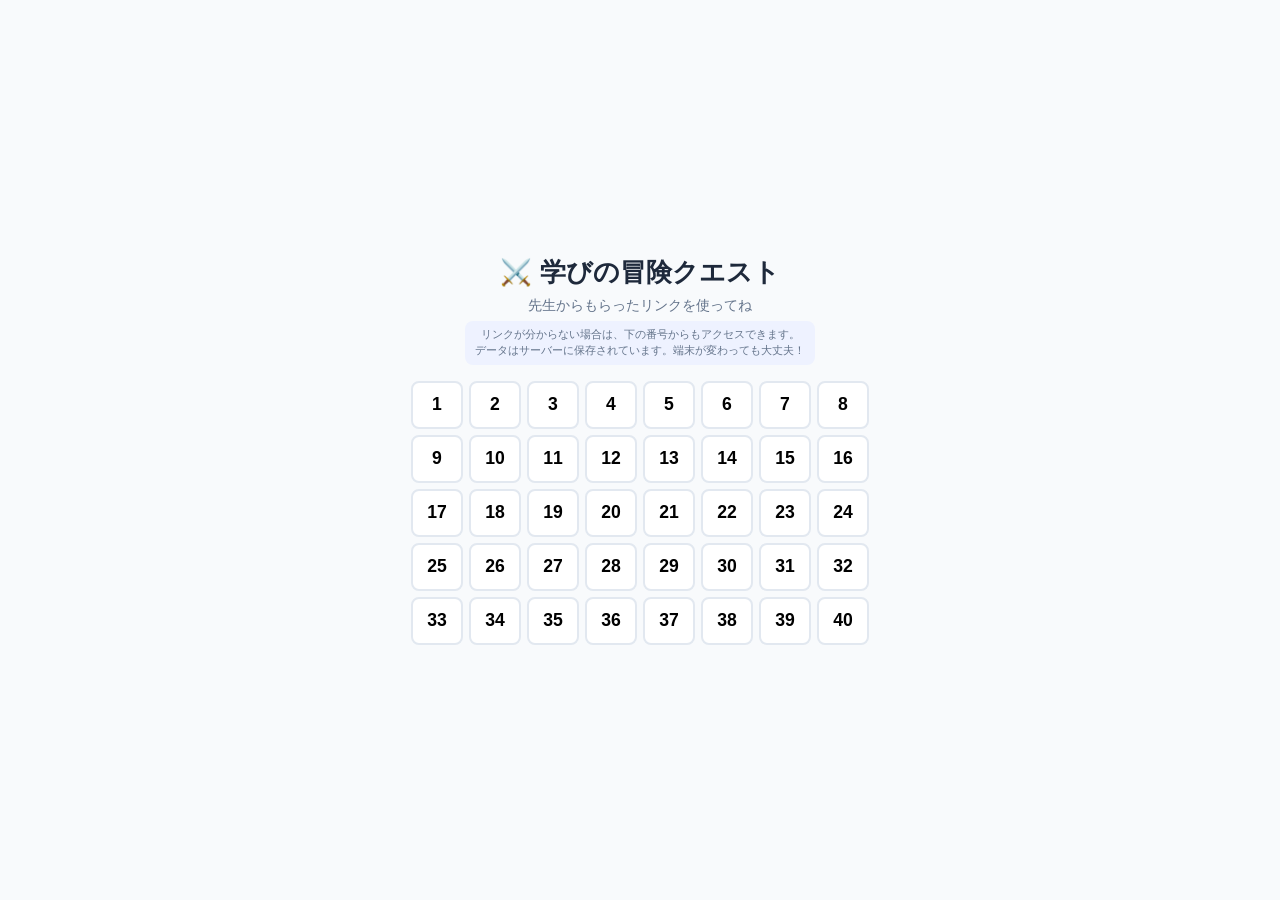
<file: index.html>
<!DOCTYPE html>
<html lang="ja">
<head>
  <meta charset="UTF-8">
  <meta name="viewport" content="width=device-width, initial-scale=1.0">
  <title>学びの冒険クエスト</title>
  <link rel="stylesheet" href="css/styles.css?v=31">
  <link rel="preload" href="assets/heart-matrix.png" as="image">
</head>
<body>
  <!-- ローディングオーバーレイ -->
  <div id="loading-overlay" class="loading-overlay">
    <div class="loading-spinner"></div>
    <div class="loading-text">読み込み中...</div>
  </div>

  <!-- トースト通知 -->
  <div id="toast" class="toast"></div>

  <!-- 出席番号選択画面 -->
  <div id="screen-select" class="screen active">
    <div class="select-screen">
      <h1 class="app-title">⚔️ 学びの冒険クエスト</h1>
      <p class="app-subtitle">先生からもらったリンクを使ってね</p>
      <p class="app-note">リンクが分からない場合は、下の番号からもアクセスできます。<br>データはサーバーに保存されています。端末が変わっても大丈夫！</p>
      <div class="number-grid" id="number-grid"></div>
    </div>
  </div>

  <!-- ホーム画面 -->
  <div id="screen-home" class="screen"></div>

  <!-- 日記画面 -->
  <div id="screen-diary" class="screen"></div>

  <!-- 振り返り画面 -->
  <div id="screen-reflection" class="screen"></div>

  <!-- スキルツリー画面 -->
  <div id="screen-skill-tree" class="screen"></div>

  <!-- 今週の大分析画面 -->
  <div id="screen-weekly" class="screen"></div>

  <!-- コレクション図鑑画面 -->
  <div id="screen-collection" class="screen"></div>

  <!-- マイページ画面 -->
  <div id="screen-mypage" class="screen"></div>

  <!-- JavaScript (1ファイルに結合済み = HTTPリクエスト1回) -->
  <script src="js/bundle.js?v=31"></script>

  <script>
    // 出席番号グリッドを生成
    (function() {
      const grid = document.getElementById('number-grid');
      for (let i = 1; i <= 40; i++) {
        const btn = document.createElement('button');
        btn.className = 'number-btn';
        btn.textContent = i;
        btn.onclick = () => App.loginByNumber(i);
        grid.appendChild(btn);
      }
    })();
  </script>
</body>
</html>
</file>
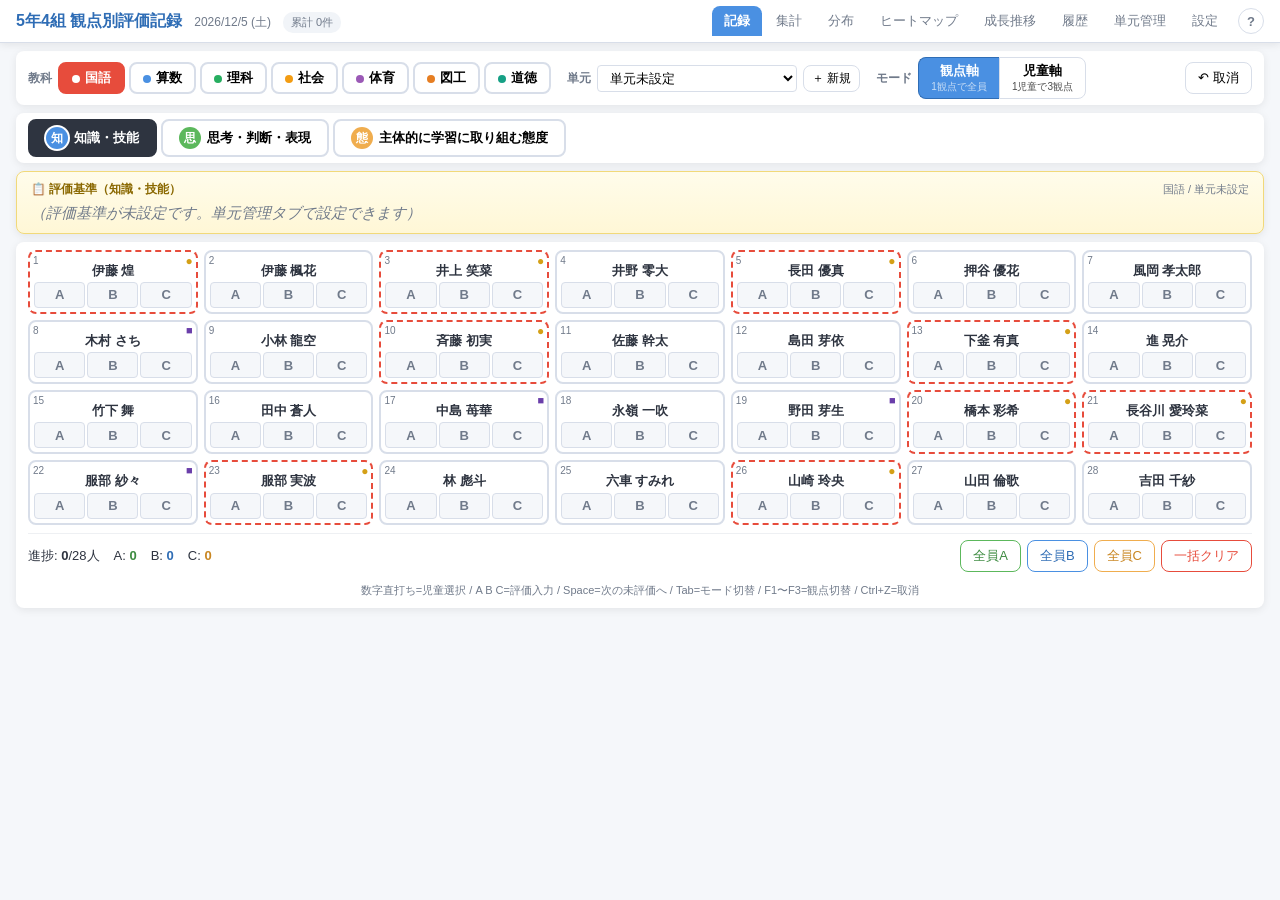
<file: evaluation-app/index.html>
<!DOCTYPE html>
<html lang="ja">
<head>
<meta charset="UTF-8">
<meta name="viewport" content="width=device-width, initial-scale=1.0">
<title>5年4組 観点別評価記録</title>
<link rel="stylesheet" href="styles.css">
</head>
<body>

<!-- =================== C連続アラートバナー =================== -->
<div id="alertBanner" class="alert-banner hidden"></div>

<header class="app-header">
  <div class="header-left">
    <h1>5年4組 観点別評価記録</h1>
    <span class="today" id="todayLabel"></span>
    <span class="health-badge" id="healthBadge" title="累計件数 / 最終バックアップからの日数"></span>
  </div>
  <nav class="tabs">
    <button class="tab-btn active" data-tab="record">記録</button>
    <button class="tab-btn" data-tab="summary">集計</button>
    <button class="tab-btn" data-tab="distribution">分布</button>
    <button class="tab-btn" data-tab="heatmap">ヒートマップ</button>
    <button class="tab-btn" data-tab="growth">成長推移</button>
    <button class="tab-btn" data-tab="history">履歴</button>
    <button class="tab-btn" data-tab="units">単元管理</button>
    <button class="tab-btn" data-tab="settings">設定</button>
    <button class="help-btn" id="helpBtn" title="ショートカット一覧 (Shift+?)">?</button>
  </nav>
</header>

<!-- =================== 記録タブ =================== -->
<section class="tab-panel active" id="tab-record">
  <div class="record-toolbar">
    <div class="toolbar-group">
      <label>教科</label>
      <div class="subject-buttons" id="subjectButtons"></div>
    </div>
    <div class="toolbar-group">
      <label>単元</label>
      <select id="unitSelect" class="unit-select"></select>
      <button class="ghost small" id="newUnitBtn" title="新しい単元を追加">＋ 新規</button>
    </div>
    <div class="toolbar-group">
      <label>モード</label>
      <div class="mode-switch">
        <button class="mode-btn active" data-mode="viewpoint">観点軸<small>1観点で全員</small></button>
        <button class="mode-btn" data-mode="student">児童軸<small>1児童で3観点</small></button>
      </div>
    </div>
    <div class="toolbar-group right">
      <button class="ghost" id="undoBtn" title="直前の評価を取り消す (Ctrl+Z)">↶ 取消</button>
    </div>
  </div>

  <!-- 観点軸モードの観点切替 -->
  <div class="viewpoint-tabs" id="viewpointTabs"></div>

  <!-- 評価基準カード -->
  <div class="criteria-card" id="criteriaCard">
    <div class="criteria-header">
      <span class="criteria-label" id="criteriaLabel">評価基準</span>
      <span class="criteria-meta" id="criteriaMeta"></span>
    </div>
    <div class="criteria-text" id="criteriaText">単元と観点を選択すると評価基準が表示されます</div>
  </div>

  <!-- 児童グリッド -->
  <div class="grid-area">
    <div class="student-grid eval-grid" id="studentGrid"></div>

    <div class="record-footer">
      <div class="progress-line" id="progressLine">
        <span class="progress-stat">進捗: <b id="progressCount">0</b>/28人</span>
        <span class="progress-stat grade-a">A: <b id="countA">0</b></span>
        <span class="progress-stat grade-b">B: <b id="countB">0</b></span>
        <span class="progress-stat grade-c">C: <b id="countC">0</b></span>
      </div>
      <div class="bulk-actions">
        <button class="ghost grade-btn-a" id="bulkABtn" title="未評価の児童を全員Aに（誤操作防止のため確認あり）">全員A</button>
        <button class="ghost grade-btn-b" id="bulkBBtn">全員B</button>
        <button class="ghost grade-btn-c" id="bulkCBtn">全員C</button>
        <button class="ghost danger" id="bulkClearBtn" title="この観点・単元の評価を全クリア">一括クリア</button>
      </div>
    </div>
    <div class="action-hint">
      数字直打ち=児童選択 / A B C=評価入力 / Space=次の未評価へ / Tab=モード切替 / F1〜F3=観点切替 / Ctrl+Z=取消
    </div>
  </div>
</section>

<!-- =================== 集計タブ =================== -->
<section class="tab-panel" id="tab-summary">
  <div class="filter-bar">
    <label>教科:
      <select id="summarySubject"></select>
    </label>
    <label>単元:
      <select id="summaryUnit"><option value="">すべて</option></select>
    </label>
    <span class="filter-info" id="summaryInfo"></span>
    <button class="ghost" id="summaryCsvBtn">📊 CSV出力</button>
    <button class="ghost" id="summaryPrintBtn">🖨 児童別レポート印刷</button>
  </div>
  <div class="summary-table-wrap">
    <table class="summary-table" id="summaryTable"></table>
  </div>
  <div class="legend-row">
    <span class="legend-item"><span class="cell-mini grade-A">A</span>十分満足</span>
    <span class="legend-item"><span class="cell-mini grade-B">B</span>おおむね満足</span>
    <span class="legend-item"><span class="cell-mini grade-C">C</span>努力を要する</span>
    <span class="legend-item"><span class="cell-mini grade-none">—</span>未評価</span>
    <span class="legend-item"><span class="hl-tag">●</span>要配慮児童は黄色枠</span>
  </div>
</section>

<!-- =================== ヒートマップタブ =================== -->
<section class="tab-panel" id="tab-heatmap">
  <div class="filter-bar">
    <label>教科:
      <select id="hmSubject"></select>
    </label>
    <label>
      <input type="checkbox" id="hmIncludeArchived"> アーカイブ含む
    </label>
    <label>
      <input type="checkbox" id="hmLatestOnly" checked> 最新評価のみ
    </label>
    <span class="filter-info" id="hmInfo"></span>
  </div>
  <div class="heatmap-wrap" id="heatmapWrap">
    <div class="muted" style="padding:24px;text-align:center">教科を選択してください</div>
  </div>
  <div class="legend-row">
    <span class="legend-item"><span class="hm-cell-demo hm-A">A</span>十分満足（濃緑）</span>
    <span class="legend-item"><span class="hm-cell-demo hm-B">B</span>おおむね満足（青）</span>
    <span class="legend-item"><span class="hm-cell-demo hm-C">C</span>努力を要する（黄）</span>
    <span class="legend-item"><span class="hm-cell-demo hm-none">—</span>未評価（灰）</span>
    <span class="legend-item"><span style="color:#d4a017;font-weight:700">▌</span>要配慮児童（黄枠行）</span>
  </div>
</section>

<!-- =================== 成長推移タブ =================== -->
<section class="tab-panel" id="tab-growth">
  <div class="filter-bar">
    <label>児童:
      <select id="growthStudent"></select>
    </label>
    <label>教科:
      <select id="growthSubject"><option value="">すべて</option></select>
    </label>
    <span class="filter-info" id="growthInfo"></span>
  </div>
  <div id="growthAlertPanel" class="growth-alert-panel hidden"></div>
  <div id="growthChartArea" class="growth-chart-area"></div>
</section>

<!-- =================== 分布タブ =================== -->
<section class="tab-panel" id="tab-distribution">
  <div class="filter-bar">
    <label>教科:
      <select id="distSubject"></select>
    </label>
    <label>単元:
      <select id="distUnit"><option value="">すべて</option></select>
    </label>
    <span class="filter-info" id="distInfo"></span>
  </div>
  <div class="dist-area" id="distArea"></div>
  <div class="dist-attention" id="distAttention"></div>
</section>

<!-- =================== 履歴タブ =================== -->
<section class="tab-panel" id="tab-history">
  <div class="filter-bar">
    <label>児童:
      <select id="historyStudent"><option value="">すべて</option></select>
    </label>
    <label>教科:
      <select id="historySubject"><option value="">すべて</option></select>
    </label>
    <label>観点:
      <select id="historyViewpoint"><option value="">すべて</option></select>
    </label>
    <label>表示:
      <select id="historyShowSuperseded">
        <option value="0">最新のみ</option>
        <option value="1">上書き履歴も含む</option>
      </select>
    </label>
    <span class="filter-info" id="historyInfo"></span>
    <button class="ghost danger" id="deleteSelectedBtn" disabled>選択を削除</button>
  </div>
  <table class="history-table" id="historyTable"></table>
</section>

<!-- =================== 単元管理タブ =================== -->
<section class="tab-panel" id="tab-units">
  <div class="filter-bar">
    <label>教科:
      <select id="unitMgmtSubject"></select>
    </label>
    <label>表示:
      <select id="unitMgmtShowArchived">
        <option value="0">アクティブのみ</option>
        <option value="1">アーカイブ含む</option>
      </select>
    </label>
    <button class="primary" id="addUnitBtn">＋ 新しい単元を追加</button>
  </div>
  <div class="unit-list" id="unitList"></div>

  <!-- 単元編集モーダル -->
  <div class="modal-backdrop hidden" id="unitModal">
    <div class="modal unit-modal">
      <h2 id="unitModalTitle">単元を追加</h2>
      <div class="form-row">
        <label>教科</label>
        <select id="unitFormSubject"></select>
      </div>
      <div class="form-row">
        <label>単元名</label>
        <input type="text" id="unitFormName" placeholder="例: 銀河 / 整数と小数 / 流れる水のはたらき">
      </div>
      <div class="form-row">
        <label>知識・技能 の評価基準</label>
        <textarea id="unitFormKnowledge" rows="2" placeholder="例: 物語の場面の様子を表す言葉を理解している"></textarea>
      </div>
      <div class="form-row">
        <label>思考・判断・表現 の評価基準</label>
        <textarea id="unitFormThinking" rows="2" placeholder="例: 登場人物の心情を場面の様子と関連付けて読んでいる"></textarea>
      </div>
      <div class="form-row">
        <label>主体的に学習に取り組む態度 の評価基準</label>
        <textarea id="unitFormAttitude" rows="2" placeholder="例: 進んで読み、感想を交流しようとしている"></textarea>
      </div>
      <div class="modal-actions">
        <button class="ghost" id="unitFormCancelBtn">キャンセル</button>
        <button class="primary" id="unitFormSaveBtn">保存</button>
      </div>
    </div>
  </div>
</section>

<!-- =================== 設定タブ =================== -->
<section class="tab-panel" id="tab-settings">
  <div class="settings-grid">
    <div class="card">
      <h3>データのバックアップ・復元</h3>
      <p class="muted">アプリのデータはお使いのブラウザに保存されています。定期的にエクスポートして保管してください。</p>
      <div class="btn-row">
        <button class="primary" id="exportBtn">📥 JSONエクスポート</button>
        <button class="ghost" id="importBtn">📤 JSONインポート</button>
        <input type="file" id="importFile" accept=".json" hidden>
      </div>
      <div class="btn-row">
        <button class="ghost" id="exportCsvBtn">📊 CSVエクスポート</button>
        <button class="ghost" id="exportFukutanninBtn" title="AI副担任 student-cards-enriched.json と統合できる形式">🤖 AI副担任向け出力</button>
      </div>
    </div>

    <div class="card">
      <h3>統計</h3>
      <table class="stats-table">
        <tr><td>累計評価件数（最新のみ）</td><td><b id="statsTotal">0</b></td></tr>
        <tr><td>累計評価件数（履歴含む）</td><td><b id="statsTotalRaw">0</b></td></tr>
        <tr><td>登録単元数</td><td><b id="statsUnits">0</b></td></tr>
        <tr><td>評価実施日数</td><td><b id="statsDays">0</b></td></tr>
        <tr><td>評価された児童数</td><td><b id="statsStudents">0</b> / 28</td></tr>
        <tr><td>初回評価日</td><td id="statsFirstDate">—</td></tr>
        <tr><td>最終評価日</td><td id="statsLastDate">—</td></tr>
      </table>
    </div>

    <div class="card">
      <h3>教科別 集計</h3>
      <table class="stats-table" id="subjectStatsTable"></table>
    </div>

    <div class="card">
      <h3>交友関係データ連携</h3>
      <p class="muted">interaction-enriched-*.json を取り込むと、集計タブの児童欄に孤立度・主な相手が表示されます。</p>
      <div class="btn-row">
        <button class="ghost" id="importInteractionBtn">👥 交友関係JSONを取り込み</button>
        <button class="ghost danger" id="clearInteractionBtn">クリア</button>
        <input type="file" id="importInteractionFile" accept=".json" hidden>
      </div>
      <div id="interactionStatus" class="muted" style="font-size:12px;margin-top:6px"></div>
    </div>

    <!-- ===== クラウド同期カード (cloud-sync.js が中身を注入) ===== -->
    <div class="card" id="syncSettingsCard">
      <p class="muted">読み込み中…</p>
    </div>

    <div class="card danger-card">
      <h3>⚠ 危険な操作</h3>
      <p class="muted">すべての評価記録を削除します。事前にエクスポートしてください。単元定義も同時に初期化されます。</p>
      <button class="danger" id="resetBtn">全データを削除</button>
    </div>
  </div>
</section>

<!-- =================== 児童軸モード ポップオーバー =================== -->
<div class="popover-backdrop hidden" id="studentPopoverBackdrop">
  <div class="popover" id="studentPopover">
    <div class="popover-header">
      <span class="popover-title" id="popoverTitle"></span>
      <button class="popover-close" id="popoverCloseBtn">×</button>
    </div>
    <div class="popover-body" id="popoverBody"></div>
    <div class="popover-footer">
      <span class="muted small">クリックで評価。同じボタン再クリックで取消。</span>
    </div>
  </div>
</div>

<div class="toast" id="toast"></div>

<!-- ヘルプモーダル -->
<div class="modal-backdrop hidden" id="helpModal">
  <div class="modal">
    <h2>キーボードショートカット</h2>
    <table>
      <tr><th>キー</th><th>動作</th></tr>
      <tr><td><kbd>1</kbd>〜<kbd>28</kbd></td><td>出席番号で児童を選択（1,2は350ms待ち、3〜9は即確定、2桁で確定）</td></tr>
      <tr><td><kbd>A</kbd> / <kbd>B</kbd> / <kbd>C</kbd></td><td>選択中の児童に評価を入力（観点軸モード）</td></tr>
      <tr><td><kbd>Space</kbd></td><td>次の未評価児童へフォーカス移動（観点軸モード）</td></tr>
      <tr><td><kbd>F1</kbd> / <kbd>F2</kbd> / <kbd>F3</kbd></td><td>観点切替（知識・思考・態度）</td></tr>
      <tr><td><kbd>Tab</kbd></td><td>モード切替（観点軸 ↔ 児童軸）</td></tr>
      <tr><td><kbd>Esc</kbd></td><td>選択クリア / ポップオーバーを閉じる</td></tr>
      <tr><td><kbd>Ctrl</kbd>+<kbd>Z</kbd></td><td>直前の評価を取り消し</td></tr>
      <tr><td><kbd>Shift</kbd>+<kbd>?</kbd></td><td>このヘルプを表示</td></tr>
    </table>
    <h2 style="margin-top:18px;">運用のコツ</h2>
    <ul style="font-size:13px; line-height:1.7;">
      <li><b>1単元1観点で全員一気に評価</b>するのが速い。観点軸モードで観点を切替えながら使う</li>
      <li>同じ児童・観点を再評価すると古い記録は<b>履歴として残り</b>、最新が有効になる</li>
      <li>児童ボタン左下の<b>緑●</b>=今日評価済み、<b>赤い破線枠</b>=要配慮児童で未評価</li>
      <li>マーク<b>●</b>=要配慮児童、<b>■</b>=観察優先児童</li>
      <li>週1回は <b>設定タブ→JSONエクスポート</b>でバックアップ推奨</li>
      <li>AI副担任に評価データを連携するときは <b>🤖 AI副担任向け出力</b> を使う</li>
    </ul>
    <div class="modal-actions">
      <button class="primary" id="closeHelpBtn">閉じる (Esc)</button>
    </div>
  </div>
</div>

<script src="data.js?v=20260505c"></script>
<script src="app.js?v=20260505c"></script>
<script src="cloud-sync.js?v=20260505c"></script>
</body>
</html>
</file>
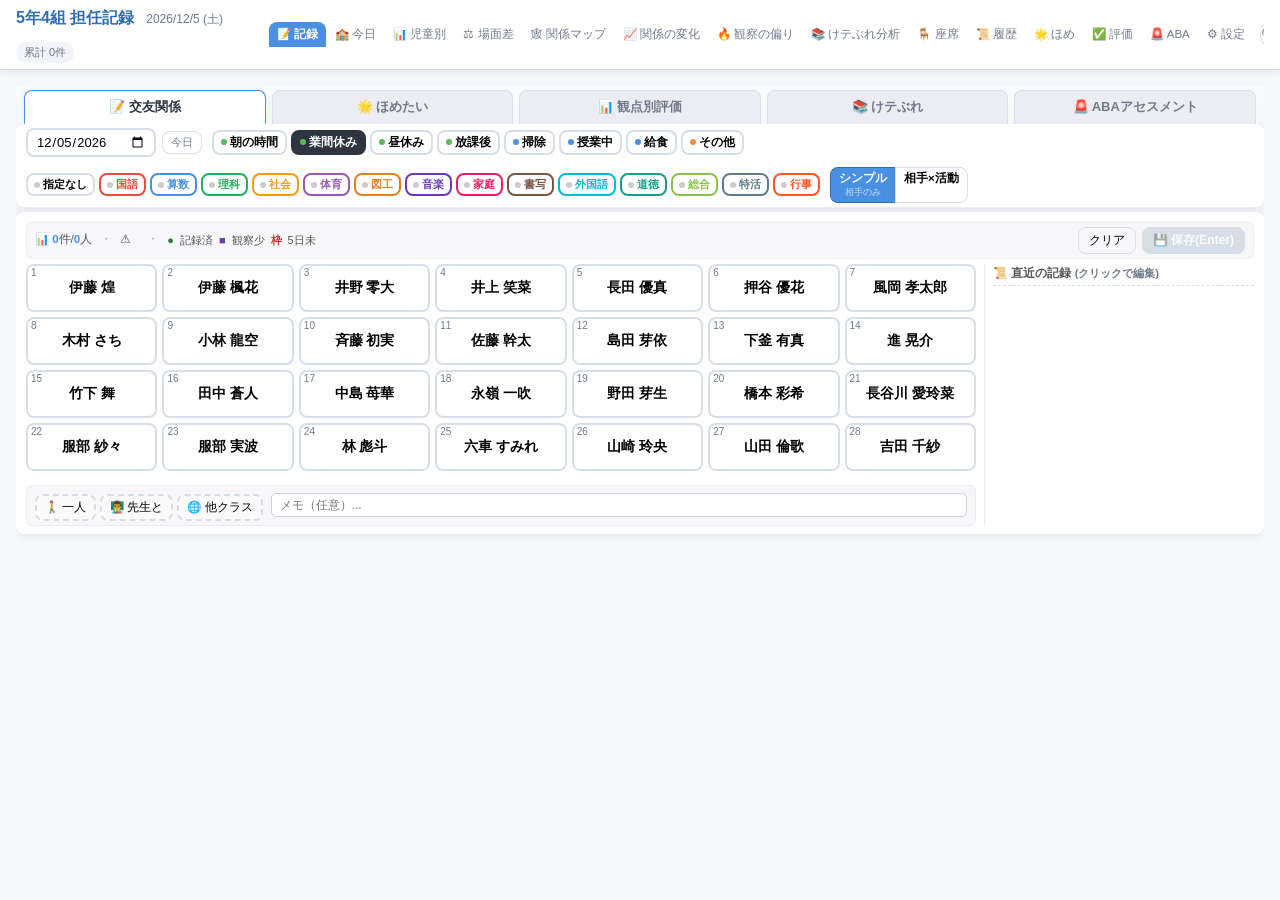
<file: interaction-app/index.html>
<!DOCTYPE html>
<html lang="ja">
<head>
<meta charset="UTF-8">
<meta name="viewport" content="width=device-width, initial-scale=1.0">
<title>担任記録アプリ</title>
<link rel="stylesheet" href="styles.css">
<link rel="manifest" href="manifest.json">
<meta name="theme-color" content="#4a90e2">
<link rel="apple-touch-icon" href="icon-192.png">
<script>
// Service Worker 登録（PWA化、オフライン対応）
if ('serviceWorker' in navigator) {
  window.addEventListener('load', function() {
    navigator.serviceWorker.register('service-worker.js').then(function(reg) {
      // 新バージョン検出時に通知
      reg.addEventListener('updatefound', function() {
        const nw = reg.installing;
        if (!nw) return;
        nw.addEventListener('statechange', function() {
          if (nw.state === 'installed' && navigator.serviceWorker.controller) {
            console.log('[SW] 新バージョンが利用可能です。リロードで反映されます。');
          }
        });
      });
    }).catch(function(err) {
      console.warn('[SW] 登録失敗:', err);
    });
  });
}
</script>
</head>
<body>

<header class="app-header">
  <div class="header-left">
    <h1 id="appTitleEl">担任記録</h1>
    <span class="today" id="todayLabel"></span>
    <span class="health-badge" id="healthBadge" title="累計件数 / 最終バックアップからの日数"></span>
    <span class="storage-health" id="storageHealthBar" title="L1=ローカル / L2=IndexedDB / L3=クラウド の件数 (クリックで詳細)" style="display:none;cursor:pointer;">
      <span class="sh-pill" id="shL1">L1 …</span>
      <span class="sh-pill" id="shL2">L2 …</span>
      <span class="sh-pill" id="shL3">L3 …</span>
      <span class="sh-pill sh-pending" id="shPending" style="display:none;">⏳…</span>
    </span>
  </div>
  <nav class="tabs">
    <button class="tab-btn active" data-tab="record" title="新規記録">📝 記録</button>
    <button class="tab-btn" data-tab="overview" title="今日の学級の状況">🏫 今日</button>
    <button class="tab-btn" data-tab="summary" title="児童ごとの関わり相手・回数">📊 児童別</button>
    <button class="tab-btn" data-tab="compare" title="休み時間と授業時間の関わり方の違い">⚖ 場面差</button>
    <button class="tab-btn" data-tab="socio" title="ソシオグラム + ランキング + コミュニティ">🕸 関係マップ</button>
    <button class="tab-btn" data-tab="timeline" title="関係の変化が大きい児童・期間別推移">📈 関係の変化</button>
    <button class="tab-btn" data-tab="heatmap" title="自分の観察記録の偏り点検">🔥 観察の偏り</button>
    <button class="tab-btn" data-tab="ketebure-analysis" title="けテぶれ記録の分析（観点別バランス・成長軌跡）">📚 けテぶれ分析</button>
    <button class="tab-btn" data-tab="seating" title="席替えアプリと同期">🪑 座席</button>
    <button class="tab-btn" data-tab="history" title="記録履歴">📜 履歴</button>
    <button class="tab-btn" data-tab="praise-list" title="ほめたい一覧">🌟 ほめ</button>
    <button class="tab-btn" data-tab="eval-list" title="評価一覧">✅ 評価</button>
    <button class="tab-btn" data-tab="aba-list" title="ABA記録一覧">🚨 ABA</button>
    <button class="tab-btn" data-tab="settings" title="設定">⚙ 設定</button>
    <button class="help-btn" id="helpBtn" title="ショートカット一覧 (Shift+?)">?</button>
  </nav>
</header>

<!-- =================== 記録タブ =================== -->
<section class="tab-panel active" id="tab-record">
  <!-- 記録モード切替 -->
  <div class="record-mode-bar">
    <button class="record-mode-btn active" data-record-mode="interaction" type="button">📝 交友関係</button>
    <button class="record-mode-btn" data-record-mode="praise" type="button">🌟 ほめたい</button>
    <button class="record-mode-btn" data-record-mode="evaluation" type="button">📊 観点別評価</button>
    <button class="record-mode-btn" data-record-mode="ketebure" type="button">📚 けテぶれ</button>
    <button class="record-mode-btn" data-record-mode="aba" type="button">🚨 ABAアセスメント</button>
  </div>

  <div id="interactionRecordView">
  <div class="record-toolbar">
    <div class="toolbar-group">
      <label>観察日</label>
      <input type="date" id="recordDate" title="記録する観察日。過去の日付に遡って記録できます">
      <button class="ghost" id="recordDateTodayBtn" title="今日に戻す" style="padding:3px 8px;font-size:11px;">今日</button>
    </div>
    <div class="toolbar-group">
      <label>シーン</label>
      <div class="scene-buttons" id="sceneButtons"></div>
    </div>
    <div class="toolbar-group" id="lessonSubjectRow">
      <label>教科 <span class="muted small">(押すと授業中に)</span></label>
      <div class="scene-buttons" id="lessonSubjectButtons"></div>
    </div>
    <div class="toolbar-group">
      <label>モード</label>
      <div class="mode-switch">
        <button class="mode-btn active" data-mode="simple">シンプル<small>相手のみ</small></button>
        <button class="mode-btn" data-mode="activity">相手×活動</button>
      </div>
    </div>
  </div>

  <div class="record-main interaction-main-1col">
    <div class="grid-area">
      <!-- 上段バー: ステータス + 凡例 + 選択チップ + 操作ボタン を1行に集約 -->
      <div class="interaction-top-bar">
        <span class="mini-stat">📊 <b id="todayCount">0</b>件/<b id="todayCovered">0</b>人</span>
        <span class="mini-divider">・</span>
        <span class="mini-stat">⚠</span>
        <ol class="watch-inline" id="watchList"></ol>
        <span class="mini-divider">・</span>
        <span class="legend-mini" title="ボタン上のマーク">
          <b style="color:#2e7d32;">●</b>記録済
          <b style="color:#6a3eaa;">■</b>観察少
          <b style="color:#d32f2f;">枠</b>5日未
        </span>
        <span class="interaction-actions">
          <span class="selected-chips inline" id="selectedChips"></span>
          <span class="edit-mode-indicator hidden" id="editModeIndicator" title="編集中の元記録"></span>
          <button class="ghost compact hidden" id="cancelEditBtn" title="編集を中止">✕ 中止</button>
          <button class="ghost compact" id="clearBtn" title="選択を全クリア (Esc)">クリア</button>
          <button class="primary compact" id="saveBtn" disabled>💾 保存(Enter)</button>
        </span>
      </div>
      <div class="status-line hidden" id="statusLine"></div>

      <!-- 2カラム: 児童グリッド+下段バー / 直近記録 -->
      <div class="interaction-content-2col">
        <div class="interaction-grid-col">
          <div class="student-grid" id="studentGrid"></div>
          <!-- 下段バー: 特殊状況 + 活動 + メモ -->
          <div class="interaction-bottom-bar">
            <div class="special-row inline">
              <button class="special-btn" data-special="alone">🚶 一人</button>
              <button class="special-btn" data-special="with_teacher">👨‍🏫 先生と</button>
              <button class="special-btn" data-special="other_class">🌐 他クラス</button>
            </div>
            <div class="activity-row hidden" id="activityRow">
              <div class="activity-buttons" id="activityButtons"></div>
            </div>
            <input type="text" id="noteInput" class="note-input-inline" placeholder="メモ（任意）..." maxlength="200">
          </div>
        </div>
        <div class="interaction-recent-col">
          <h4 class="recent-col-title">📜 直近の記録 <span class="muted small">(クリックで編集)</span></h4>
          <ul class="recent-list recent-list-2col" id="recentList"></ul>
        </div>
      </div>
    </div>
  </div>
  </div><!-- /interactionRecordView -->

  <!-- ほめたいモード -->
  <div id="praiseRecordView" class="hidden">
    <div class="record-toolbar">
      <div class="toolbar-group">
        <label>記録日</label>
        <input type="date" id="praiseDate" title="ほめた日付">
        <button class="ghost" id="praiseDateTodayBtn" title="今日に戻す" style="padding:3px 8px;font-size:11px;">今日</button>
      </div>
      <div class="toolbar-group">
        <label>少ない判定</label>
        <div class="period-btn-group" id="praiseMarkPeriodBtns" data-target="praiseMarkPeriod">
          <button type="button" data-value="all" class="active">累計</button>
          <button type="button" data-value="week">今週</button>
          <button type="button" data-value="today">今日</button>
        </div>
        <input type="hidden" id="praiseMarkPeriod" value="all">
      </div>
      <div class="toolbar-group right">
        <span class="muted small">対象児童をタップ → ほめポイントを入力 → 保存</span>
      </div>
    </div>

    <div class="record-main praise-main-2col">
      <div class="grid-area">
        <div class="grid-header">
          <div class="status-line">
            <span class="status-label" id="praiseStatusLabel">児童をタップ（複数選択可）→ 右のタグ または下の自由記述 → 保存</span>
          </div>
          <div class="selected-chips" id="praiseSelectedChips"></div>
        </div>
        <div class="grid-legend" title="ボタン上のマークの意味（ほめたいモード）">
          <span><span class="lg-mark dn">●</span>今日ほめた</span>
          <span><span class="lg-mark wt">■</span>選択期間でほめが少ない（下位1/3・自動判定）</span>
        </div>
        <div class="student-grid" id="praiseStudentGrid"></div>
        <!-- 自由記述: 児童ボタンの直下に配置（左カラム下） -->
        <div class="praise-note-row">
          <textarea id="praiseInput" placeholder="（タグだけでもOK / ここに詳細を書ける）" rows="3" maxlength="500"></textarea>
        </div>
      </div>

      <aside class="side-panel praise-side-panel">
        <div class="card praise-tag-card">
          <h3 id="praiseTargetName">対象児童 (0人選択中)</h3>
          <div class="praise-quick-tags" id="praiseQuickTags">
            <button type="button" class="praise-tag-btn" data-tag="手伝い">🤝 手伝い</button>
            <button type="button" class="praise-tag-btn" data-tag="教える">💡 教える</button>
            <button type="button" class="praise-tag-btn" data-tag="集中">🎯 集中</button>
            <button type="button" class="praise-tag-btn" data-tag="協力">🤜 協力</button>
            <button type="button" class="praise-tag-btn" data-tag="挙手・発表">🙋 発表</button>
            <button type="button" class="praise-tag-btn" data-tag="優しさ">💖 優しさ</button>
            <button type="button" class="praise-tag-btn" data-tag="頑張り">💪 頑張り</button>
            <button type="button" class="praise-tag-btn" data-tag="成長">🌱 成長</button>
            <button type="button" class="praise-tag-btn" data-tag="気配り">👀 気配り</button>
            <button type="button" class="praise-tag-btn" data-tag="片付け">🧹 片付け</button>
            <button type="button" class="praise-tag-btn" data-tag="リーダー">⭐ リーダー</button>
            <button type="button" class="praise-tag-btn" data-tag="">✏️ 自由入力</button>
          </div>
          <div class="praise-action-row">
            <button class="ghost" id="cancelPraiseBtn">クリア</button>
            <button class="primary" id="savePraiseBtn" disabled>💾 全員に保存</button>
          </div>
          <span class="muted small" style="display:block; margin-top:4px; font-size:10.5px;">タグだけ押して保存→後で「今日のほめ」から詳細追加可能</span>
        </div>
        <div class="card today-stats" id="todayPraiseCard" style="cursor:pointer;" title="クリックで今日のほめ一覧を開く">
          <h3>今日のほめ <span class="muted small">(タップで追記編集)</span></h3>
          <div><span class="big-number" id="todayPraiseCount">0</span> 件 ・ <b id="todayPraiseCovered">0</b>/28人</div>
        </div>
        <ul class="recent-list" id="todayPraiseEditList" style="font-size:12px; max-height:240px; overflow-y:auto;"></ul>
      </aside>
    </div>
  </div><!-- /praiseRecordView -->

  <!-- 評価モード -->
  <div id="evaluationRecordView" class="hidden">
    <div class="record-toolbar">
      <div class="toolbar-group">
        <label>教科</label>
        <select id="evalSubject" title="評価する教科"></select>
      </div>
      <div class="toolbar-group">
        <label>単元</label>
        <select id="evalUnit" title="評価する単元" style="min-width:240px;"></select>
        <button class="ghost" id="evalAddUnitBtn" type="button"
                title="一覧に無い単元を手動で追加"
                style="padding:3px 8px;font-size:11.5px;">+ 単元追加</button>
        <button class="ghost" id="evalEditUnitBtn" type="button"
                title="選択中の単元を編集（カスタム単元のみ）"
                style="padding:3px 8px;font-size:11.5px;display:none;">✏ 編集</button>
        <button class="ghost danger" id="evalDeleteUnitBtn" type="button"
                title="選択中のカスタム単元を削除"
                style="padding:3px 8px;font-size:11.5px;display:none;">🗑</button>
      </div>
      <div class="toolbar-group">
        <label>観点</label>
        <div class="mode-switch" id="evalViewpoints"></div>
      </div>
      <div class="toolbar-group">
        <label>尺度</label>
        <div class="mode-switch">
          <button class="mode-btn active" data-eval-scale="3" type="button">3段階<small>ABC</small></button>
          <button class="mode-btn" data-eval-scale="5" type="button">5段階<small>1〜5</small></button>
        </div>
      </div>
      <div class="toolbar-group right">
        <span class="muted small" id="evalCriteriaHint"></span>
      </div>
    </div>

    <div class="record-main eval-main">
      <div class="grid-area">
        <!-- 評価値ボタン + 評価材料 + 一括記録ボタンを横並び -->
        <div class="eval-control-bar">
          <div class="eval-control-grade">
            <span class="ket-control-label">評価値</span>
            <div class="eval-grade-buttons" id="evalGradeButtons"></div>
          </div>
          <div class="eval-control-evidences">
            <span class="ket-control-label">📋 評価材料 <span class="muted small">(任意・複数可)</span></span>
            <div class="eval-evidence-list" id="evalEvidenceList"></div>
          </div>
          <div class="eval-control-actions">
            <button class="primary" id="evalSaveBtn" disabled>💾 記録 <span id="evalPendingCount">(0)</span></button>
            <button class="ghost" id="evalClearBtn" title="保留中の選択をクリア" style="padding:5px 10px; font-size:12px;">↺ クリア</button>
          </div>
        </div>
        <input type="hidden" id="evalStatusLabel" value="">
        <div class="grid-legend" title="ボタン上のマークの意味（評価モード）">
          <span><span class="lg-mark dn">●</span>この単元×観点で評価済</span>
          <span><span class="lg-mark wt">■</span>未評価</span>
          <span class="muted small">評価値→児童タップで保留 / 評価値切替で別評価も追加可 / 「💾 記録」で一括保存</span>
        </div>
        <div class="student-grid" id="evalStudentGrid"></div>
      </div>

      <aside class="side-panel eval-side-panel">
        <div class="card today-stats">
          <h3>今日の評価</h3>
          <div><span class="big-number" id="todayEvalCount">0</span> 件</div>
        </div>
        <div class="card">
          <h3>この単元×観点の進捗</h3>
          <div id="evalUnitProgress"></div>
        </div>
        <div class="card">
          <h3>評価規準（参考）</h3>
          <div class="muted small" id="evalCriteriaText" style="white-space:pre-wrap; font-size:12px;"></div>
        </div>
      </aside>
    </div>
  </div><!-- /evaluationRecordView -->

    <!-- けテぶれモード（観点別評価ベース・1カラム） -->
  <div id="ketebureRecordView" class="hidden">
    <!-- 1段目: 日付 + 種別 + 全員A -->
    <div class="record-toolbar ket-toolbar-row">
      <div class="toolbar-group">
        <label>日</label>
        <input type="date" id="ketebureDate" title="記録する日" style="font-size:12px;">
        <button class="ghost" id="ketebureDateTodayBtn" title="今日に戻す" style="padding:3px 8px;font-size:11px;">今日</button>
      </div>
      <div class="toolbar-group">
        <label>種別</label>
        <div class="mode-switch">
          <button class="mode-btn active" data-ket-type="shukudai" type="button">📕 宿題</button>
          <button class="mode-btn" data-ket-type="seikatsu" type="button">🌱 生活</button>
        </div>
      </div>
      <div class="toolbar-group">
        <label>今日</label>
        <span class="ket-today-mini">
          <b id="ketTodayCount">0</b>件/<b id="ketTodayCovered">0</b>人
          <span class="muted small">A<b id="ketTodayMaru">0</b>/B<b id="ketTodayMaruOne">0</b>/C<b id="ketTodayDelta">0</b></span>
        </span>
      </div>
      <div class="toolbar-group right">
        <button class="ghost" id="ketAllMaruBtn" title="全員にAを一括記録（観点なし）" style="padding:4px 10px; font-size:11.5px;">⭐ 全員A</button>
      </div>
    </div>

    <!-- 2段目: 評価ボタン (大) + 観点ボタン + 記録ボタン -->
    <div class="ket-control-bar">
      <div class="ket-control-group">
        <span class="ket-control-label">評価</span>
        <div class="ket-rating-buttons" id="ketRatingButtons"></div>
      </div>
      <div class="ket-control-group">
        <span class="ket-control-label">観点 <span class="muted small">(任意/複数可)</span></span>
        <div class="ket-aspect-buttons" id="ketAspectButtons"></div>
      </div>
      <div class="ket-control-group ket-control-actions">
        <button class="primary" id="ketSaveBtn" disabled>💾 記録 <span id="ketPendingCount">(0)</span></button>
        <button class="ghost" id="ketClearSelectionBtn" title="選択をクリア" style="padding:5px 10px;">↺ クリア</button>
      </div>
    </div>

    <!-- ステータス行 -->
    <div class="ket-status-line">
      <span id="ketStatusLabel">児童をタップで選択（複数可・もう一度タップで解除）→ 評価・観点を選び「💾 記録」で一括保存</span>
    </div>

    <!-- バナー（未記録 / 観点別躓き） -->
    <div id="ketUnrecordedBanner" class="ket-unrecorded-banner"></div>
    <div id="ketStuckBanner" class="ket-stuck-banner"></div>

    <!-- 児童グリッド (1カラム配置で画面幅いっぱい使う) -->
    <div class="student-grid ket-student-grid" id="ketStudentGrid"></div>

    <!-- メモ + 凡例 -->
    <div class="ket-bottom-row">
      <input type="text" id="ketebureNote" class="ket-note-input" placeholder="メモ（任意・選択児童全員に同じメモが付きます）" maxlength="200">
      <span class="ket-legend">
        <b style="color:#2e7d32;">A</b>金/<b style="color:#1976d2;">B</b>青/<b style="color:#c62828;">C</b>赤
        <b style="color:#f39c12;">🔥N</b>連続A
        <b style="color:#f7c948;">枠</b>選択中
      </span>
    </div>

    <!-- 折りたたみ: 連続ATOP + 今日の記録 -->
    <details class="ket-side-collapsible">
      <summary>📋 連続ATOP / 今日の記録一覧（クリックで開く・編集削除可）</summary>
      <div class="ket-collapse-grid">
        <div>
          <h4 style="margin:6px 0 3px; font-size:12px;">🔥 連続A TOP5</h4>
          <ol class="watch-list" id="ketStreakList" style="font-size:11.5px;"></ol>
        </div>
        <div>
          <h4 style="margin:6px 0 3px; font-size:12px;">📜 今日の記録</h4>
          <ul class="recent-list" id="ketTodayList" style="font-size:11.5px; max-height:180px; overflow-y:auto;"></ul>
        </div>
      </div>
    </details>
  </div><!-- /ketebureRecordView -->

  <!-- ABAアセスメントモード（フラット一覧式：すべて常時表示） -->
  <div id="abaRecordView" class="hidden">
    <div class="aba-flat">
      <!-- 上部: 選択中ステータス + 保存ボタン -->
      <div class="aba-status-bar" id="abaStatusBar">
        <div class="aba-status-item" data-step="date">
          <span class="aba-status-label">📅</span>
          <span class="aba-status-value" id="abaStatusDate">今日</span>
        </div>
        <div class="aba-status-item" data-step="slot">
          <span class="aba-status-label">⏰</span>
          <span class="aba-status-value" id="abaStatusSlot">未選択</span>
        </div>
        <div class="aba-status-item" data-step="subject">
          <span class="aba-status-label">📚</span>
          <span class="aba-status-value" id="abaStatusSubject">—</span>
        </div>
        <div class="aba-status-item" data-step="student">
          <span class="aba-status-label">👤</span>
          <span class="aba-status-value" id="abaStatusStudent">未選択</span>
        </div>
        <div class="aba-status-item" data-step="behavior">
          <span class="aba-status-label">🚨</span>
          <span class="aba-status-value" id="abaStatusBehavior">未選択</span>
        </div>
        <div class="aba-status-item" data-step="weather">
          <span class="aba-status-label">☀</span>
          <span class="aba-status-value" id="abaStatusWeather">—</span>
        </div>
        <button class="primary" id="saveAbaBtn" style="margin-left:auto;padding:6px 14px;font-size:12px;">💾 保存して連続記録</button>
        <button class="ghost" id="abaResetBtn" style="padding:4px 10px;font-size:11px;">↺ リセット</button>
      </div>

      <!-- 全項目を最初から一覧表示（左右2カラム：左=選択項目、右=A/C/対応） -->
      <div class="aba-flat-grid">
       <div class="aba-flat-left">
        <!-- 日付 -->
        <div class="aba-flat-row">
          <div class="aba-flat-label">📅 日付</div>
          <div class="aba-flat-content aba-quick-dates">
            <button class="aba-date-btn" data-date-offset="0">今日</button>
            <button class="aba-date-btn" data-date-offset="-1">昨日</button>
            <button class="aba-date-btn" data-date-offset="-2">一昨日</button>
            <input type="date" id="abaDateInput" style="padding:4px 6px; font-size:12px; border:1px solid #ccc; border-radius:4px;">
          </div>
        </div>

        <!-- 行動 -->
        <div class="aba-flat-row">
          <div class="aba-flat-label">🚨 行動 <span class="muted small">(複数可)</span></div>
          <div class="aba-flat-content aba-behavior-grid" id="abaBehaviorGrid"></div>
        </div>

        <!-- 児童 -->
        <div class="aba-flat-row">
          <div class="aba-flat-label">👤 児童</div>
          <div class="aba-flat-content student-grid aba-student-grid" id="abaStudentGrid"></div>
        </div>

        <!-- 相手（対人系行動の時のみ） -->
        <div class="aba-flat-row" id="abaTargetRow" style="display:none;">
          <div class="aba-flat-label">🎯 相手 <span class="muted small">(任意)</span></div>
          <div class="aba-flat-content student-grid aba-target-grid" id="abaTargetGrid"></div>
        </div>

        <!-- 時間帯 -->
        <div class="aba-flat-row">
          <div class="aba-flat-label">⏰ 時間帯</div>
          <div class="aba-flat-content aba-slot-grid" id="abaSlotGrid"></div>
        </div>

        <!-- 教科 -->
        <div class="aba-flat-row">
          <div class="aba-flat-label">📚 教科 <span class="muted small">(任意)</span></div>
          <div class="aba-flat-content aba-subject-grid" id="abaSubjectGrid"></div>
        </div>

        <!-- 天気 -->
        <div class="aba-flat-row">
          <div class="aba-flat-label">☀ 天気 <span class="muted small">(複数可)</span></div>
          <div class="aba-flat-content aba-weather-grid" id="abaWeatherGrid"></div>
        </div>
       </div>

       <div class="aba-flat-right">
        <!-- A 先行事象 -->
        <div class="aba-flat-row aba-flat-row-vertical">
          <div class="aba-flat-label">A 先行 <span class="muted small">(任意・複数可)</span></div>
          <div class="aba-flat-content aba-flat-text">
            <div class="aba-quick-row">
              <button class="aba-quick" data-fill="abaAntecedent" data-text="課題提示・難課題">課題提示</button>
              <button class="aba-quick" data-fill="abaAntecedent" data-text="集団指示・全体指導">集団指示</button>
              <button class="aba-quick" data-fill="abaAntecedent" data-text="グループ活動・話し合い">グループ</button>
              <button class="aba-quick" data-fill="abaAntecedent" data-text="場面切替・移動">切替</button>
              <button class="aba-quick" data-fill="abaAntecedent" data-text="他児童との接触・接近">児童接触</button>
              <button class="aba-quick" data-fill="abaAntecedent" data-text="教師の注意・叱責">教師注意</button>
              <button class="aba-quick" data-fill="abaAntecedent" data-text="自由時間・休み時間">自由時間</button>
              <button class="aba-quick" data-fill="abaAntecedent" data-text="待機・暇な時間">待機</button>
              <button class="aba-quick" data-fill="abaAntecedent" data-text="失敗・挫折体験">失敗</button>
              <button class="aba-quick" data-fill="abaAntecedent" data-text="予定変更・想定外">予定変更</button>
              <button class="aba-quick" data-fill="abaAntecedent" data-text="大きな音・刺激">刺激</button>
              <button class="aba-quick" data-fill="abaAntecedent" data-text="特になし／突然">突然</button>
            </div>
            <textarea id="abaAntecedent" placeholder="ボタンに無い内容を自由記述（任意）" rows="1" maxlength="500"></textarea>
          </div>
        </div>

        <!-- C 結果 -->
        <div class="aba-flat-row aba-flat-row-vertical">
          <div class="aba-flat-label">C 結果 <span class="muted small">(任意・複数可)</span></div>
          <div class="aba-flat-content aba-flat-text">
            <div class="aba-quick-row">
              <button class="aba-quick" data-fill="abaConsequence" data-text="周囲の注目を獲得">注目獲得</button>
              <button class="aba-quick" data-fill="abaConsequence" data-text="教師の対応を獲得">教師対応</button>
              <button class="aba-quick" data-fill="abaConsequence" data-text="課題から逃れた（回避）">課題回避</button>
              <button class="aba-quick" data-fill="abaConsequence" data-text="物・場所を獲得（要求達成）">要求達成</button>
              <button class="aba-quick" data-fill="abaConsequence" data-text="他児童とトラブル">トラブル</button>
              <button class="aba-quick" data-fill="abaConsequence" data-text="授業・活動が中断">活動中断</button>
              <button class="aba-quick" data-fill="abaConsequence" data-text="別室移動・退室">別室退室</button>
              <button class="aba-quick" data-fill="abaConsequence" data-text="自然に収まった">自然収束</button>
              <button class="aba-quick" data-fill="abaConsequence" data-text="本人がクールダウンできた">CD成功</button>
            </div>
            <textarea id="abaConsequence" placeholder="ボタンに無い内容を自由記述（任意）" rows="1" maxlength="500"></textarea>
          </div>
        </div>

        <!-- 対応 -->
        <div class="aba-flat-row aba-flat-row-vertical">
          <div class="aba-flat-label">対応 <span class="muted small">(任意・複数可)</span></div>
          <div class="aba-flat-content aba-flat-text">
            <div class="aba-quick-row">
              <button class="aba-quick" data-fill="abaResponse" data-text="個別に声かけ・傾聴">個別声かけ</button>
              <button class="aba-quick" data-fill="abaResponse" data-text="別室でクールダウン">別室CD</button>
              <button class="aba-quick" data-fill="abaResponse" data-text="課題調整・選択肢提示">課題調整</button>
              <button class="aba-quick" data-fill="abaResponse" data-text="座席・班の配置調整">座席調整</button>
              <button class="aba-quick" data-fill="abaResponse" data-text="視覚的支援（タイマー・絵カード）">視覚支援</button>
              <button class="aba-quick" data-fill="abaResponse" data-text="環境調整・刺激除去">環境調整</button>
              <button class="aba-quick" data-fill="abaResponse" data-text="強化（褒める・トークン）">強化</button>
              <button class="aba-quick" data-fill="abaResponse" data-text="代替行動の提案・指導">代替行動</button>
              <button class="aba-quick" data-fill="abaResponse" data-text="意図的に注目しない（消去）">消去</button>
              <button class="aba-quick" data-fill="abaResponse" data-text="保護者連絡">保護者</button>
              <button class="aba-quick" data-fill="abaResponse" data-text="管理職・SC連絡">管理職</button>
            </div>
            <textarea id="abaResponse" placeholder="ボタンに無い内容を自由記述（任意）" rows="1" maxlength="500"></textarea>
          </div>
        </div>
       </div>
      </div>
    </div>
  </div><!-- /abaRecordView -->
</section>

<!-- =================== 集計タブ =================== -->
<section class="tab-panel" id="tab-summary">
  <div class="filter-bar">
    <span class="btn-grp-label">表示</span>
    <div class="btn-grp" data-target="summaryMode">
      <button type="button" data-value="single" class="active">単一</button>
      <button type="button" data-value="compare">A vs B 比較</button>
    </div>
    <input type="hidden" id="summaryMode" value="single">
    <span id="summarySingleFilters">
      <span class="btn-grp-label">カテゴリ</span>
      <div class="btn-grp" data-target="summaryCategory">
        <button type="button" data-value="" class="active">すべて</button>
        <button type="button" data-value="rest">休み</button>
        <button type="button" data-value="class">授業</button>
        <button type="button" data-value="other">その他</button>
      </div>
      <input type="hidden" id="summaryCategory" value="">
      <label class="muted small" style="margin-left:6px;">シーン:
        <select id="summaryScene" style="max-width:120px;"><option value="">すべて</option></select>
      </label>
    </span>
    <span id="summaryCompareFilters" class="hidden">
      <label>A:
        <select id="summaryA" style="max-width:160px;">
          <optgroup label="カテゴリ">
            <option value="cat:rest" selected>休み (全体)</option>
            <option value="cat:class">授業 (全体)</option>
            <option value="cat:other">その他</option>
          </optgroup>
          <optgroup label="シーン" id="summaryAScenes"></optgroup>
        </select>
      </label>
      <label>B:
        <select id="summaryB" style="max-width:160px;">
          <optgroup label="カテゴリ">
            <option value="cat:rest">休み (全体)</option>
            <option value="cat:class" selected>授業 (全体)</option>
            <option value="cat:other">その他</option>
          </optgroup>
          <optgroup label="シーン" id="summaryBScenes"></optgroup>
        </select>
      </label>
    </span>
    <span class="btn-grp-label">期間</span>
    <div class="btn-grp" data-target="summaryPeriod">
      <button type="button" data-value="all" class="active">すべて</button>
      <button type="button" data-value="today">今日</button>
      <button type="button" data-value="7">7日</button>
      <button type="button" data-value="30">30日</button>
    </div>
    <input type="hidden" id="summaryPeriod" value="all">
    <span class="filter-info" id="summaryInfo"></span>
    <button class="ghost" id="printSummaryBtn" title="ブラウザの印刷ダイアログ。PDFとして保存も可">🖨 PDF</button>
    <button class="ghost" id="printIndividualBtn" title="児童1人1ページの28ページPDF">📑 28枚PDF</button>
  </div>
  <div class="card group-stats hidden" id="genderGroupStats"></div>

  <div class="summary-grid" id="summaryGrid"></div>
</section>

<!-- =================== 比較タブ =================== -->
<section class="tab-panel" id="tab-compare">
  <div class="compare-intro">
    <p>休み時間と授業時間で <b>同じ相手と関わっているか</b> を Jaccard係数 (0〜1) で表示します。<br>
       1.0 に近いほど「関わる相手が同じ」、0.0 に近いほど「全く違う相手」。</p>
  </div>
  <div class="card" id="seatingCorrelationCard" style="margin:8px 12px;">
    <h3>🪑 席替えと交友関係の相関</h3>
    <div id="seatingCorrelation" class="muted small">席替えタブで「💾 この座席を履歴保存」を実行すると分析が表示されます</div>
  </div>
  <div class="compare-table-wrap">
    <table class="compare-table" id="compareTable"></table>
  </div>
</section>

<!-- =================== ソシオグラムタブ =================== -->
<section class="tab-panel" id="tab-socio">
  <div class="filter-bar">
    <span class="btn-grp-label">カテゴリ</span>
    <div class="btn-grp" data-target="centralityCategory">
      <button type="button" data-value="" class="active">すべて</button>
      <button type="button" data-value="rest">休み</button>
      <button type="button" data-value="class">授業</button>
    </div>
    <input type="hidden" id="centralityCategory" value="">
    <span class="btn-grp-label">期間</span>
    <div class="btn-grp" data-target="centralityPeriod">
      <button type="button" data-value="all" class="active">すべて</button>
      <button type="button" data-value="7">7日</button>
      <button type="button" data-value="30">30日</button>
    </div>
    <input type="hidden" id="centralityPeriod" value="all">
    <span class="filter-info" id="centralityInfo"></span>
    <span style="margin-left:6px;">
      <label style="font-size:11px; color:#777;">最低共起:
        <input type="number" id="socioMin" value="2" min="1" max="50" style="width:50px; padding:2px 4px;">
        <span class="muted small">（変更で自動再描画）</span>
      </label>
    </span>
    <input type="hidden" id="socioScene" value="">
    <input type="hidden" id="socioCategory" value="">
    <button class="ghost" id="socioRedraw" style="padding:3px 8px; font-size:11px;" title="手動で再描画">↻</button>
  </div>

  <!-- 最上段: ソシオグラム + 自然発生のグループ（横並び・主要視覚情報） -->
  <div class="socio-main-2col">
    <div class="card socio-main-card">
      <h3>🕸 関係マップ（ソシオグラム） <span class="muted small">— 線の太さ=共起回数 / ●配慮優先 ●観察優先</span></h3>
      <div class="socio-wrap">
        <svg id="socioSvg" width="100%" height="560" viewBox="0 0 900 560" preserveAspectRatio="xMidYMid meet"></svg>
      </div>
    </div>
    <div class="card socio-side-card">
      <h3>👥 自然発生のグループ <span class="muted small">— Louvain</span></h3>
      <div id="centralityCommunities"></div>
      <div style="margin-top:8px; font-size:11px; color:var(--muted);" id="centralityNetworkStats"></div>
      <h3 style="margin-top:14px;">🌟 多様に関わる子 TOP10</h3>
      <table class="centrality-table" id="centralityDegreeTopTable"></table>
    </div>
  </div>

  <!-- 下段3カラム: 個別支援に直結する重要指標 -->
  <div class="centrality-grid-3col">
    <div class="card">
      <h3>🚨 関わりが少ない子 BOTTOM10 <span class="muted small">— 孤立リスク</span></h3>
      <table class="centrality-table" id="centralityDegreeBottomTable"></table>
    </div>
    <div class="card">
      <h3>⚠ 関わりが偏っている子 <span class="muted small">— 限定友達と濃密</span></h3>
      <table class="centrality-table" id="centralityStrengthTable"></table>
    </div>
    <div class="card">
      <h3>🌉 グループの橋渡し役 <span class="muted small">— Betweenness</span></h3>
      <table class="centrality-table" id="centralityBetweennessTable"></table>
    </div>
  </div>

  <details class="centrality-intro card" style="margin-top:8px;">
    <summary class="muted small" style="cursor:pointer;">📐 用語解説</summary>
    <p style="margin:6px 0; font-size:12px;">本アプリの記録は <b>順不同の共起観察</b>です。<b>関わり人数</b>=ユニーク相手数 / <b>関わり強度</b>=累計接触回数 / <b>媒介中心性</b>=異なるグループの繋ぎ役度 (Brandes) / <b>自然発生グループ</b>=Louvain法によるコミュニティ検出</p>
  </details>
</section>

<!-- =================== 時系列タブ =================== -->
<section class="tab-panel" id="tab-timeline">
  <!-- 最重要: 関係性の変化が大きい児童（最上位に配置） -->
  <div class="card change-card">
    <h3>🔄 交友関係の変化が大きい児童 TOP <span class="muted small">— 個別指導の手がかり</span></h3>
    <div class="filter-bar inner-filter">
      <span class="btn-grp-label">比較期間</span>
      <div class="btn-grp" data-target="changePreset">
        <button type="button" data-value="week">先週 vs 今週</button>
        <button type="button" data-value="2week" class="active">前2週 vs 直近2週</button>
        <button type="button" data-value="month">先月 vs 今月</button>
        <button type="button" data-value="30days">前30日 vs 直近30日</button>
        <button type="button" data-value="custom">カスタム</button>
      </div>
      <input type="hidden" id="changePreset" value="2week">
      <span id="changeCustomFields" class="hidden">
        <label>A: <input type="date" id="periodAStart"> 〜 <input type="date" id="periodAEnd"></label>
        <label>B: <input type="date" id="periodBStart"> 〜 <input type="date" id="periodBEnd"></label>
      </span>
      <span class="btn-grp-label">カテゴリ</span>
      <div class="btn-grp" data-target="changeCategory">
        <button type="button" data-value="" class="active">すべて</button>
        <button type="button" data-value="rest">休み</button>
        <button type="button" data-value="class">授業</button>
      </div>
      <input type="hidden" id="changeCategory" value="">
      <span class="btn-grp-label">表示数</span>
      <div class="btn-grp" data-target="changeLimit">
        <button type="button" data-value="5">5</button>
        <button type="button" data-value="10" class="active">10</button>
        <button type="button" data-value="15">15</button>
        <button type="button" data-value="28">全員</button>
      </div>
      <input type="hidden" id="changeLimit" value="10">
      <span class="filter-info" id="changeInfo"></span>
    </div>
    <div id="changeRanking"></div>
  </div>

  <!-- 中段2カラム: ペア視点差分 / 期間別推移 -->
  <div class="timeline-2col">
    <div class="card">
      <h3>📊 ペア関係の変化（直近2期間の差分）</h3>
      <div id="timelineDiff"></div>
    </div>
    <div class="card">
      <h3>📈 期間別 記録数推移</h3>
      <div class="filter-bar inner-filter">
        <span class="btn-grp-label">粒度</span>
        <div class="btn-grp" data-target="timelineGranularity">
          <button type="button" data-value="month" class="active">月別</button>
          <button type="button" data-value="week">週別</button>
        </div>
        <input type="hidden" id="timelineGranularity" value="month">
        <span class="btn-grp-label">カテゴリ</span>
        <div class="btn-grp" data-target="timelineCategory">
          <button type="button" data-value="" class="active">すべて</button>
          <button type="button" data-value="rest">休み</button>
          <button type="button" data-value="class">授業</button>
        </div>
        <input type="hidden" id="timelineCategory" value="">
        <span class="filter-info" id="timelineInfo"></span>
      </div>
      <svg id="timelineChart" width="100%" height="180"></svg>
    </div>
  </div>
</section>

<!-- =================== 観察分布タブ =================== -->
<section class="tab-panel" id="tab-heatmap">
  <div class="filter-bar">
    <span class="btn-grp-label">表示</span>
    <div class="btn-grp" data-target="heatmapView">
      <button type="button" data-value="density" class="active">観察密度</button>
      <button type="button" data-value="pair">ペア関係</button>
    </div>
    <input type="hidden" id="heatmapView" value="density">
    <span class="pair-only hidden">
      <span class="btn-grp-label">児童A</span>
      <select id="pairA" style="max-width:120px;"></select>
      <span class="btn-grp-label">児童B</span>
      <select id="pairB" style="max-width:120px;"></select>
    </span>
    <span class="filter-info" id="heatmapInfo"></span>
  </div>
  <div class="card" id="heatmapCard">
    <h3 id="heatmapTitle">観察密度ヒートマップ <span class="muted small">— 観察バイアスの自己点検</span></h3>
    <div id="heatmapBody"></div>
  </div>
</section>

<!-- =================== けテぶれ分析タブ =================== -->
<section class="tab-panel" id="tab-ketebure-analysis">
  <div class="filter-bar">
    <span class="btn-grp-label">対象</span>
    <div class="btn-grp" data-target="ktAType">
      <button type="button" data-value="all" class="active">両方</button>
      <button type="button" data-value="shukudai">宿題</button>
      <button type="button" data-value="seikatsu">生活</button>
    </div>
    <input type="hidden" id="ktAType" value="all">
    <span class="btn-grp-label">期間</span>
    <div class="btn-grp" data-target="ktAPeriod">
      <button type="button" data-value="all" class="active">すべて</button>
      <button type="button" data-value="7">7日</button>
      <button type="button" data-value="30">30日</button>
      <button type="button" data-value="month">今月</button>
    </div>
    <input type="hidden" id="ktAPeriod" value="all">
    <span class="filter-info" id="ktAInfo"></span>
  </div>

  <!-- 上段: 学級全体サマリー (3カラム) -->
  <div class="kta-top-3col">
    <div class="card kta-card">
      <h3>📊 評価分布 <span class="muted small">— A/B/Cの割合</span></h3>
      <div id="ktARatingDist"></div>
    </div>
    <div class="card kta-card">
      <h3>🎯 観点別バランス <span class="muted small">— 計画/分析/練習...</span></h3>
      <div id="ktAAspectBalance"></div>
    </div>
    <div class="card kta-card">
      <h3>📅 直近の動き <span class="muted small">— 今週・先週件数</span></h3>
      <div id="ktATrend"></div>
    </div>
  </div>

  <!-- 中段: 要観察児童 + 強み発見 -->
  <div class="kta-middle-2col">
    <div class="card kta-card">
      <h3>⚠ 要観察 <span class="muted small">— 連続C・記録少・計画停滞</span></h3>
      <div id="ktAAlerts"></div>
    </div>
    <div class="card kta-card">
      <h3>🌟 けテぶれ自走児 <span class="muted small">— A多+全観点バランス◎</span></h3>
      <div id="ktAStars"></div>
    </div>
  </div>

  <!-- 下段: 児童別カードグリッド (A/B/C分布 + 観点強度) -->
  <div class="card">
    <h3>👤 児童別 けテぶれカード <span class="muted small">— 観点ごとの強み・弱み</span></h3>
    <div class="kta-card-grid" id="ktAStudentCards"></div>
  </div>

  <!-- 最下段: 観点相関 -->
  <div class="card">
    <h3>🔗 観点間の相関 <span class="muted small">— 「計画ができる子は分析もできるか」</span></h3>
    <div id="ktACorrelation"></div>
  </div>
</section>

<!-- =================== 席替えタブ =================== -->
<section class="tab-panel" id="tab-seating">
  <div class="filter-bar">
    <button class="primary" id="syncSeatingFromAppBtn" title="席替えアプリ(GAS)から最新の座席履歴を取得">🔄 席替えアプリから同期</button>
    <span class="muted small">席替えは席替えアプリで作成 → このボタンで履歴を取り込み</span>
    <span class="filter-info" id="seatingSyncInfo" style="margin-left:auto;"></span>
  </div>
  <div class="seating-grid-2col">
    <div class="card">
      <h3>📅 過去の座席履歴 <span class="muted small" id="seatingHistoryCount"></span></h3>
      <ul class="seating-history-list" id="seatingHistoryList"></ul>
    </div>
    <div class="card">
      <h3>🪑 選択中の座席 <span class="muted small" id="seatingCurrentLabel"></span></h3>
      <div id="seatingCurrentView"></div>
    </div>
  </div>
  <div class="card">
    <h3>📊 座席×交友の相関分析</h3>
    <div id="seatingCorrelation"></div>
  </div>
</section>

<!-- =================== 履歴タブ =================== -->
<section class="tab-panel" id="tab-history">
  <div class="filter-bar">
    <label>児童で絞り込み:
      <select id="historyStudent"><option value="">すべて</option></select>
    </label>
    <label>シーン:
      <select id="historyScene"><option value="">すべて</option></select>
    </label>
    <label>キーワード:
      <input type="text" id="historyKeyword" placeholder="メモ・活動・名前で検索" style="width:200px">
    </label>
    <span class="filter-info" id="historyInfo"></span>
    <button class="ghost danger" id="deleteSelectedBtn" disabled>選択した記録を削除</button>
  </div>
  <table class="history-table" id="historyTable"></table>
</section>

<!-- =================== ほめたい一覧タブ =================== -->
<section class="tab-panel" id="tab-praise-list">
  <div class="filter-bar">
    <label>期間:
      <div class="period-btn-group" id="praiseListPeriodBtns" data-target="praiseListPeriod">
        <button type="button" data-value="today">今日</button>
        <button type="button" data-value="week" class="active">今週</button>
        <button type="button" data-value="all">累計</button>
      </div>
      <input type="hidden" id="praiseListPeriod" value="week">
    </label>
    <label>児童で絞り込み:
      <select id="praiseListStudent"><option value="">全員</option></select>
    </label>
    <label>キーワード:
      <input type="text" id="praiseListKeyword" placeholder="ほめ内容で検索" style="width:200px">
    </label>
    <span class="filter-info" id="praiseListInfo"></span>
    <button class="ghost" id="exportPraiseCsvBtn" title="ほめたい記録のCSV出力">📥 CSV</button>
  </div>
  <div class="praise-summary card" id="praiseSummary"></div>
  <ul class="praise-list" id="praiseList"></ul>
</section>

<!-- =================== 評価一覧タブ =================== -->
<section class="tab-panel" id="tab-eval-list">
  <div class="filter-bar">
    <label>教科:
      <select id="evalListSubject"><option value="">すべて</option></select>
    </label>
    <label>単元:
      <select id="evalListUnit" style="min-width:200px;"><option value="">すべて</option></select>
    </label>
    <label>観点:
      <select id="evalListViewpoint">
        <option value="">すべて</option>
        <option value="knowledge">知識・技能</option>
        <option value="thinking">思考・判断・表現</option>
        <option value="attitude">主体的な態度</option>
      </select>
    </label>
    <label>期間:
      <select id="evalListPeriod">
        <option value="all" selected>累計</option>
        <option value="week">今週</option>
        <option value="today">今日</option>
      </select>
    </label>
    <span class="filter-info" id="evalListInfo"></span>
    <button class="ghost" id="evalMatrixBtn" title="教科別の児童一覧表示（児童×単元観点）">📋 一覧表示に戻す</button>
    <button class="ghost" id="evalCopyMatrixBtn" title="現在表示中の表をクリップボードにTSV形式でコピー">📋 表をコピー</button>
    <button class="ghost" id="exportEvalCsvBtn" title="評価記録のCSV出力">📥 CSV</button>
  </div>
  <div id="evalListContent" class="hidden">
    <div class="praise-summary card" id="evalListSummary"></div>
    <ul class="praise-list" id="evalList"></ul>
  </div>
  <div id="evalMatrixContent" style="margin:8px 12px;">
    <h3 style="margin:6px 0;">📋 教科別評価一覧（児童 × 単元・観点）</h3>
    <p class="muted small">成績入力ソフトへのコピー用 → <b>「📋 表をコピー」ボタンを押すと TSV形式でクリップボードにコピーされます</b>（Excel/Googleスプレッドシートに貼付可）</p>
    <div style="overflow:auto; max-height:calc(100vh - 220px);">
      <table id="evalMatrixTable" class="history-table" style="font-size:12px; white-space:nowrap;"></table>
    </div>
  </div>
</section>

<!-- =================== ABA一覧タブ =================== -->
<section class="tab-panel" id="tab-aba-list">
  <div class="filter-bar">
    <label>期間:
      <select id="abaListPeriod">
        <option value="today">今日</option>
        <option value="week" selected>今週</option>
        <option value="month">今月</option>
        <option value="all">累計</option>
      </select>
    </label>
    <label>児童:
      <select id="abaListStudent"><option value="">全員</option></select>
    </label>
    <label>時間帯:
      <select id="abaListSlot"><option value="">すべて</option></select>
    </label>
    <label>行動:
      <select id="abaListBehavior"><option value="">すべて</option></select>
    </label>
    <span class="filter-info" id="abaListInfo"></span>
    <button class="ghost" id="exportAbaCsvBtn" title="ABA記録のCSV出力">📥 CSV</button>
  </div>
  <div class="card praise-summary" id="abaSummary" style="margin:8px 12px;"></div>
  <ul class="praise-list" id="abaList"></ul>
</section>

<!-- =================== 学級概況タブ =================== -->
<section class="tab-panel" id="tab-overview">
  <div id="overviewContent" style="padding:12px;">
    <p class="muted">読み込み中…</p>
  </div>
</section>

<!-- =================== 設定タブ =================== -->
<section class="tab-panel" id="tab-settings">
  <div class="settings-grid">
    <!-- ===== アプリ設定（クラス名・学年） ===== -->
    <div class="card" id="appSettingsCard">
      <h3>アプリ設定</h3>
      <p class="muted small">クラス名と学年を設定。学年を変えると評価タブの教科・単元が切り替わります。</p>
      <div class="settings-row">
        <label>学校名</label>
        <input type="text" id="settingSchoolName" placeholder="例: ◯◯小学校" style="flex:1;padding:6px 8px;">
      </div>
      <div class="settings-row">
        <label>クラス名</label>
        <input type="text" id="settingClassLabel" placeholder="例: ◯年◯組" style="flex:1;padding:6px 8px;">
      </div>
      <div class="settings-row">
        <label>学年</label>
        <select id="settingGrade" style="padding:6px 8px;">
          <option value="1">1年</option>
          <option value="2">2年</option>
          <option value="3">3年</option>
          <option value="4">4年</option>
          <option value="5">5年</option>
          <option value="6">6年</option>
        </select>
        <span class="muted small" id="gradeDataStatus" style="margin-left:8px;"></span>
      </div>
      <div class="btn-row">
        <button class="primary" id="saveAppSettingsBtn">設定を保存</button>
      </div>
    </div>

    <!-- ===== 名簿管理 ===== -->
    <div class="card" id="rosterEditorCard">
      <h3>児童名簿（出席番号順）</h3>
      <p class="muted small">名前を編集して保存。CSV一括取込にも対応。配布版では初回起動時に必ず登録してください。</p>
      <div class="btn-row">
        <button class="ghost" id="rosterAddBtn">＋ 追加</button>
        <button class="ghost" id="rosterImportBtn">📥 CSV取込</button>
        <button class="ghost" id="rosterExportBtn">📤 CSV書出</button>
        <button class="ghost" id="rosterClearBtn" title="名簿を全削除（記録は残ります）">🗑 全クリア</button>
      </div>
      <div id="rosterImportArea" style="display:none;margin-top:8px;">
        <p class="muted small">下のテキストエリアに「出席番号,名前,かな,性別」形式で貼付</p>
        <textarea id="rosterCsvInput" rows="6" placeholder="1,佐藤太郎,さとうたろう,M&#10;2,鈴木花子,すずきはなこ,F&#10;..." style="width:100%;font-family:monospace;font-size:12px;"></textarea>
        <div class="btn-row" style="margin-top:6px;">
          <button class="primary" id="rosterCsvApplyBtn">取り込む</button>
          <button class="ghost" id="rosterCsvCancelBtn">キャンセル</button>
        </div>
      </div>
      <table class="settings-table" id="rosterTable" style="margin-top:8px;"></table>
    </div>

    <div class="card">
      <h3>データのバックアップ・復元</h3>
      <p class="muted">ブラウザに保存。週1回はエクスポート推奨。複数PCで使う場合はGoogleドライブ等で受け渡し。</p>
      <div class="btn-row">
        <button class="primary" id="exportBtn">📥 JSONエクスポート</button>
        <button class="ghost" id="importBtn">📤 JSONインポート</button>
        <input type="file" id="importFile" accept=".json" hidden>
      </div>
      <div class="btn-row">
        <button class="ghost" id="exportCsvBtn">📊 CSV (生データ)</button>
        <button class="ghost" id="exportCrossBtn" title="児童×児童の共起回数マトリクス">📈 CSV (クロス集計)</button>
        <button class="ghost" id="exportEnrichedBtn" title="AI副担任のstudent-cards-enriched.jsonに統合できる形式" data-feature="aiFukutannin">🧠 AI副担任向け JSON</button>
      </div>
    </div>

    <div class="card" id="snapshotCard" style="border-left:4px solid #2e7d32;">
      <h3>🆘 緊急復元（自動スナップショット）</h3>
      <p class="muted small">アプリは30分ごとに自動でデータをスナップショットしています（最大10件・古いものから自動上書き）。万一データが消えた場合はここから戻せます。</p>
      <div id="snapshotList" style="margin-top:8px;">読み込み中...</div>
      <button class="ghost" id="refreshSnapshotsBtn" style="margin-top:6px; padding:4px 10px; font-size:11.5px;">🔄 スナップショット一覧を更新</button>
      <p class="muted small" style="margin-top:6px;">縮小検知時の退避データもここに表示されます（💾アイコン付き）。</p>
    </div>

    <div class="card" id="gasViewCard" style="border-left:4px solid #4a90e2;">
      <h3>📋 GASスプレッドシート: 管理</h3>
      <p class="muted small">「machine用」(records/praises/evaluations/aba_records/ketebure_records) と「人間用ビュー」(view_交友関係/view_ほめたい/view_評価/view_ABA/view_けテぶれ) のタブがあります。</p>
      <div class="btn-row">
        <button class="primary" id="openSheetBtn">📂 スプレッドシートを開く</button>
        <button class="ghost" id="renameSheetBtn">📝 ファイル名を変更</button>
      </div>
      <div class="btn-row" style="margin-top:6px;">
        <button class="ghost" id="rebuildViewsBtn">🔄 ビューシートを再生成</button>
        <button class="ghost" id="pushRosterBtn">👥 名簿を再送（児童名解決用）</button>
      </div>
      <p class="muted small" style="margin-top:6px;">「🔄 ビュー再生成」がエラーになる場合は、スプレッドシートを開いてメニュー「🆘 担任記録 → 🔄 人間用ビューを再生成」から実行してください（GAS Editor 直実行のため確実）。</p>
    </div>

    <div class="card">
      <h3>学年アーカイブ</h3>
      <p class="muted">新年度切替時に現在のデータを年度別キーに退避。クラス変更前に必ず実行。</p>
      <div class="btn-row">
        <button class="ghost" id="archiveYearBtn">📦 現在のデータをアーカイブ</button>
        <button class="ghost" id="viewArchivesBtn">📚 アーカイブ一覧</button>
      </div>
      <div id="archivesList" class="muted small" style="margin-top:6px"></div>
    </div>

    <div class="card">
      <h3>統計</h3>
      <table class="stats-table">
        <tr><td>累計記録数</td><td><b id="statsTotal">0</b></td></tr>
        <tr><td>記録した日数</td><td><b id="statsDays">0</b></td></tr>
        <tr><td>観察した児童数</td><td><b id="statsStudents">0</b> / 28</td></tr>
        <tr><td>初回記録日</td><td id="statsFirstDate">—</td></tr>
        <tr><td>最終記録日</td><td id="statsLastDate">—</td></tr>
      </table>
    </div>

    <div class="card">
      <h3>児童属性編集（性別・班）</h3>
      <p class="muted small">男女別集計や班別集計、席替え提案で使用。未設定でも他機能は動作します。</p>
      <table class="settings-table" id="attrSettings"></table>
    </div>

    <div class="card">
      <h3>イベント注釈</h3>
      <p class="muted small">「席替え」「校外学習」などの日付を記録。ペアタイムライン上に縦線で表示されます。</p>
      <div class="btn-row">
        <input type="date" id="eventDate" style="padding:4px;">
        <input type="text" id="eventLabel" placeholder="例: 5月席替え" style="padding:4px;flex:1;">
        <button class="primary" id="addEventBtn">＋ 追加</button>
      </div>
      <ul id="eventList" style="margin-top:8px;font-size:12px;list-style:none;padding:0;"></ul>
    </div>

    <div class="card">
      <h3>シーン編集</h3>
      <p class="muted">シーン名はカスタマイズできます。「業間休み」を「2時間目休み」にする等。</p>
      <table class="settings-table" id="sceneSettings"></table>
    </div>

    <div class="card">
      <h3>活動編集</h3>
      <p class="muted">活動モードで使う選択肢。クラスでよく見る遊びに合わせて。</p>
      <textarea id="activitySettings" rows="10"></textarea>
      <div class="btn-row">
        <button class="primary" id="saveActivitiesBtn">活動リストを保存</button>
      </div>
    </div>

    <!-- ===== クラウド同期カード (cloud-sync.js が中身を注入) ===== -->
    <div class="card" id="syncSettingsCard">
      <p class="muted">読み込み中…</p>
    </div>

    <div class="card danger-card">
      <h3>⚠ 危険な操作</h3>
      <p class="muted">すべての記録を削除します。事前にエクスポートしてください。</p>
      <button class="danger" id="resetBtn">全記録を削除</button>
    </div>
  </div>
</section>

<div class="toast" id="toast"></div>

<!-- オンボーディングモーダル -->
<div class="modal-backdrop hidden" id="onboardingModal">
  <div class="modal" style="max-width:560px;">
    <h2>👋 はじめての方へ — 30秒で覚える3つの操作</h2>
    <ol style="font-size:14px; line-height:1.8;">
      <li><b>シーン選択</b>（上部）: 「業間休み」「昼休み」など。1クリックで切替</li>
      <li><b>関わっていた児童をタップ</b>（順不同・複数可）: 名簿から該当する子を全員選ぶ</li>
      <li>選択完了 → <kbd>Enter</kbd>で保存</li>
    </ol>
    <p style="font-size:13px; color:#666;">
      💡 数字キー(1〜28)で児童選択も可。<kbd>Shift</kbd>+<kbd>?</kbd>でショートカット一覧。<br>
      ⚠️ データはブラウザに保存されます。<b>週1回はJSONエクスポート</b>で必ずバックアップを。
    </p>
    <div class="modal-actions">
      <button class="primary" id="closeOnboardingBtn">わかった、始める</button>
    </div>
  </div>
</div>

<!-- 編集モーダル -->
<div class="modal-backdrop hidden" id="editModal">
  <div class="modal" style="max-width:560px;">
    <h2>記録を編集</h2>
    <div id="editModalBody"></div>
    <div class="modal-actions">
      <button class="ghost" id="cancelEditBtn">キャンセル</button>
      <button class="primary" id="saveEditBtn">保存</button>
    </div>
  </div>
</div>

<!-- 児童個別ダッシュボードモーダル -->
<div class="modal-backdrop hidden" id="dashboardModal">
  <div class="modal" style="max-width:880px; width:90vw;">
    <div id="dashboardBody"></div>
    <div class="modal-actions">
      <button class="ghost" id="closeDashboardBtn">閉じる (Esc)</button>
    </div>
  </div>
</div>

<!-- ヘルプモーダル -->
<div class="modal-backdrop hidden" id="helpModal">
  <div class="modal">
    <h2>キーボードショートカット</h2>
    <table>
      <tr><th>キー</th><th>動作</th></tr>
      <tr><td><kbd>1</kbd>〜<kbd>28</kbd></td><td>出席番号で児童を選択（2桁は連続入力、または番号一意なら自動確定）</td></tr>
      <tr><td><kbd>Enter</kbd></td><td>保存して次の児童へ</td></tr>
      <tr><td><kbd>Esc</kbd></td><td>選択をクリア</td></tr>
      <tr><td><kbd>Ctrl</kbd>+<kbd>Z</kbd></td><td>直前の記録を取り消し</td></tr>
      <tr><td><kbd>A</kbd> / <kbd>T</kbd> / <kbd>O</kbd></td><td>一人で / 先生と / 他クラスと</td></tr>
      <tr><td><kbd>F1</kbd>〜<kbd>F8</kbd></td><td>シーン切替（左から順に）</td></tr>
      <tr><td><kbd>Tab</kbd></td><td>記録モード切替（シンプル ↔ 相手×活動）</td></tr>
      <tr><td><kbd>Shift</kbd>+<kbd>?</kbd></td><td>このヘルプを表示</td></tr>
    </table>
    <h2 style="margin-top:18px;">運用のコツ</h2>
    <ul style="font-size:13px; line-height:1.7;">
      <li><b>同じ集まりは1回だけ記録</b>。同じ場面を別視点で再登録すると共起カウントが膨らむ</li>
      <li>1児童ボタンの<b>左下緑●</b>＝今日記録済み、<b>赤い破線枠</b>＝5日以上未観察</li>
      <li>マーク<b>●</b>=要配慮児童、<b>■</b>=観察優先（4日間で名前出てない子）</li>
      <li>週1回は <b>設定タブ→JSONエクスポート</b>でバックアップ推奨</li>
    </ul>
    <div class="modal-actions">
      <button class="primary" id="closeHelpBtn">閉じる (Esc)</button>
    </div>
  </div>
</div>

<script src="config.js?v=20260510o"></script>
<script src="students.js?v=20260510o"></script>
<script src="eval-data.js?v=20260510o"></script>
<script src="eval-data-extra.js?v=20260510o"></script>
<script src="idb-storage.js?v=20260510o"></script>
<script src="app.js?v=20260510o"></script>
<script src="cloud-sync.js?v=20260510o"></script>
<script src="health-monitor.js?v=20260510o"></script>
<script src="analytics-plus.js?v=20260510o"></script>
<script src="dashboard-overview.js?v=20260510o"></script>
<script src="seating-planner.js?v=20260510o"></script>
<script src="print-report.js?v=20260510o"></script>
<script src="search-bar.js?v=20260510o"></script>
<script src="centrality-extra.js?v=20260510o"></script>
<script src="seating-correlation.js?v=20260510o"></script>
<script src="templates.js?v=20260510o"></script>
<script src="photo-library.js?v=20260510o"></script>
<script src="voice-memo.js?v=20260510o"></script>
<script src="ai-insights.js?v=20260510o"></script>
<script src="extra-features.js?v=20260510o"></script>
<script src="onboarding-wizard.js?v=20260510o"></script>
<script src="pwa-install.js?v=20260510o"></script>
</body>
</html>
</file>
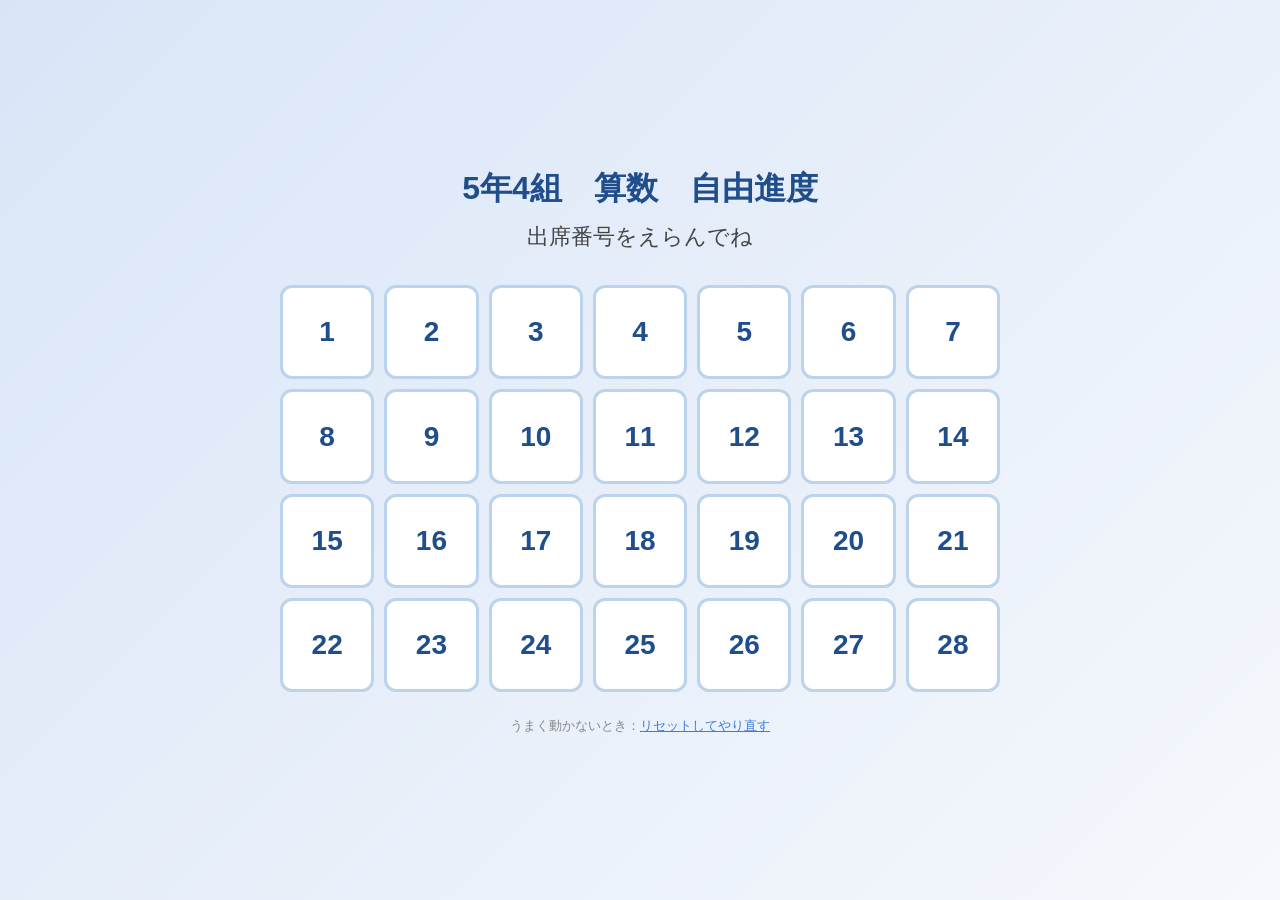
<file: sansuu-app/index.html>
<!DOCTYPE html>
<html lang="ja">
<head>
<meta charset="UTF-8">
<meta name="viewport" content="width=device-width, initial-scale=1.0, maximum-scale=1.0, user-scalable=no">
<meta name="theme-color" content="#3B7DD8">
<title>算数 自由進度</title>
<link rel="manifest" href="manifest.json">
<link rel="stylesheet" href="styles.css">
</head>
<body>

<!-- ============================================================ -->
<!-- 1) 番号ログイン画面 (showLogin/hideLogin で切替) -->
<!-- ============================================================ -->
<div id="loginScreen" class="login-screen">
  <h1>5年4組　算数　自由進度</h1>
  <p class="login-prompt">出席番号をえらんでね</p>
  <div id="numberGrid" class="number-grid"></div>
  <p style="margin-top:24px;font-size:13px;color:#888;">
    うまく動かないとき：<a href="?reset=1" style="color:#3B7DD8;">リセットしてやり直す</a>
  </p>
</div>

<!-- ============================================================ -->
<!-- 2) メインアプリ (ログイン後に表示) -->
<!-- ============================================================ -->
<div id="mainApp" class="main-app" hidden>

  <!-- ヘッダ：単元情報・進度・現在地 -->
  <header class="app-header">
    <div class="header-left">
      <button class="logout-btn" id="logoutBtn" title="番号えらびに戻る">←</button>
      <span class="student-badge" id="studentBadge">No.--</span>
      <select class="unit-select" id="unitSelect" aria-label="単元を選ぶ"></select>
    </div>
    <div class="header-right">
      <span class="progress-summary" id="progressSummary">◎0 ○0 △0</span>
      <span class="progress-bar-mini">
        <span class="progress-bar-fill" id="progressBarFill" style="width:0%"></span>
      </span>
      <span class="sync-badge" id="syncBadge" title="同期状態">☁</span>
    </div>
  </header>

  <!-- タブナビ -->
  <nav class="tabs" id="tabNav">
    <button class="tab-btn active" data-tab="manual">📖 手引き</button>
    <button class="tab-btn" data-tab="today">📅 きょう</button>
    <button class="tab-btn" data-tab="reflect">📝 振り返り</button>
  </nav>

  <!-- ====================================================== -->
  <!-- タブ1：進度表（樋口式 学習計画表） -->
  <!-- ====================================================== -->
  <section class="tab-content active" data-tab-content="manual">
    <div class="manual-header">
      <h2 class="unit-name" id="manualUnitName">単元名</h2>
      <p class="unit-meta">
        <span id="manualUnitHours">--時間</span>
        <span id="manualUnitPages">--</span>
      </p>
    </div>

    <div class="legend-bar">
      <span class="legend-x">× わからない</span>
      <span class="legend-tri">△ 理解できた</span>
      <span class="legend-circ">○ 自力でとけた</span>
      <span class="legend-dbl">◎ せつめいできた</span>
      <span class="legend-tc">⭐ 先生にせつめい</span>
    </div>

    <div class="progress-table-wrap">
      <table class="progress-table" id="progressTable">
        <thead id="progressTableHead"></thead>
        <tbody id="progressTableBody"></tbody>
      </table>
    </div>
  </section>

  <!-- ====================================================== -->
  <!-- タブ2：きょう（ホーム＝カレンダー＋カード） -->
  <!-- ====================================================== -->
  <section class="tab-content" data-tab-content="today">
    <div class="today-header">
      <button class="date-nav" id="dateNavPrev">◀</button>
      <span class="today-label" id="todayLabel">きょう</span>
      <button class="date-nav" id="dateNavNext">▶</button>
    </div>

    <div class="day-cards" id="dayCards">
      <!-- 動的生成：今日±2日の5枚 -->
    </div>
  </section>

  <!-- ====================================================== -->
  <!-- タブ3：振り返り -->
  <!-- ====================================================== -->
  <section class="tab-content" data-tab-content="reflect">
    <h2 class="section-title">きょうの ふりかえり</h2>

    <div class="reflect-form">
      <div class="form-row">
        <label>取り組んだページ</label>
        <select id="reflectItem" aria-label="どのページをやった？"></select>
      </div>

      <div class="form-row">
        <label>どこまでできた？（樋口式 4段階）</label>
        <div class="status-grp btn-grp" data-target="reflectStatus">
          <button type="button" data-value="dbl" class="status-dbl">◎ せつめいできた</button>
          <button type="button" data-value="circ" class="status-circ">○ 自力でとけた</button>
          <button type="button" data-value="tri" class="status-tri">△ 理解できた</button>
          <button type="button" data-value="x" class="status-x-btn">× わからない</button>
        </div>
        <input type="hidden" id="reflectStatus" value="">
      </div>

      <div class="form-row">
        <label>なぜそうなった？（あてはまるものぜんぶ）</label>
        <div class="reason-grp" id="reasonTags">
          <button type="button" data-value="集中できた">集中できた</button>
          <button type="button" data-value="作戦どおりにできた">作戦どおりにできた</button>
          <button type="button" data-value="友達と話せた">友達と話せた</button>
          <button type="button" data-value="ヒントが効いた">ヒントが効いた</button>
          <button type="button" data-value="時間が足りない">時間が足りない</button>
          <button type="button" data-value="むずかしかった">むずかしかった</button>
          <button type="button" data-value="ちがう作戦が必要">ちがう作戦が必要</button>
          <button type="button" data-value="集中できなかった">集中できなかった</button>
        </div>
        <input type="text" id="reflectReasonFree" class="free-input" placeholder="自分のことばで（あれば）">
      </div>

      <div class="form-row">
        <label>つぎ どうする？</label>
        <div class="strategy-grp btn-grp" data-target="reflectStrategy">
          <button type="button" data-value="もう一回">もう一回</button>
          <button type="button" data-value="新しい作戦">新しい作戦</button>
          <button type="button" data-value="次にすすむ">次にすすむ</button>
          <button type="button" data-value="教えてもらう">教えてもらう</button>
        </div>
        <input type="hidden" id="reflectStrategy" value="">
        <input type="text" id="reflectStrategyFree" class="free-input" placeholder="作戦を書いてみよう（あれば）">
      </div>

      <div class="form-row submit-row">
        <button class="submit-btn" id="submitReflectBtn">📝 きろくする</button>
      </div>
    </div>
  </section>

  <!-- フッタ：上位層対応の常設導線 -->
  <footer class="action-footer">
    <button class="action-btn" data-action="help">❓ ヘルプ</button>
    <button class="action-btn" data-action="teach">👫 教えに行く</button>
    <button class="action-btn" data-action="self_problem">★ 自作問題</button>
    <button class="action-btn" data-action="strategy_text">✏ 攻略文</button>
  </footer>

  <!-- トースト -->
  <div id="toast" class="toast" hidden></div>

  <!-- ヘルプモーダル -->
  <div id="helpModal" class="modal" hidden>
    <div class="modal-content">
      <header class="modal-header">
        <span>こまったときは…</span>
        <button class="close-btn" id="helpCloseBtn">×</button>
      </header>
      <div class="modal-body">
        <ol class="help-steps" id="helpStepsList"></ol>
        <div class="help-ask">
          <p>それでもこまったら：</p>
          <button class="ask-teacher-btn" id="askTeacherBtn">🙋 先生に質問</button>
        </div>
      </div>
    </div>
  </div>

  <!-- 4段階評価ピッカー -->
  <div id="statusPickerModal" class="modal" hidden>
    <div class="modal-content status-picker-modal">
      <header class="modal-header">
        <span id="statusPickerTitle">どこまでできた？</span>
        <button class="close-btn" id="statusPickerCloseBtn">×</button>
      </header>
      <div class="modal-body">
        <p class="status-picker-context" id="statusPickerContext"></p>
        <div class="status-picker-grid" id="statusPickerGrid"></div>
      </div>
    </div>
  </div>

  <!-- カード学習モーダル -->
  <div id="cardLearningModal" class="modal" hidden>
    <div class="modal-content card-learning">
      <header class="modal-header">
        <span id="cardLearningTitle">カード学習</span>
        <button class="close-btn" id="cardLearningCloseBtn">×</button>
      </header>
      <div class="modal-body">
        <div class="card-progress" id="cardProgress">1 / 1</div>
        <div class="study-card" id="studyCard">
          <div class="study-card-face front" id="cardFront">
            <p class="card-q" id="cardQuestion"></p>
            <button class="card-flip-btn" id="cardFlipBtn">めくる →</button>
          </div>
          <div class="study-card-face back" id="cardBack" hidden>
            <p class="card-a" id="cardAnswer"></p>
            <p class="card-hint" id="cardHint"></p>
            <div class="card-self-eval">
              <p>自分の評価：</p>
              <div class="status-picker-grid" id="cardStatusGrid"></div>
            </div>
          </div>
        </div>
        <div class="card-nav">
          <button id="cardPrevBtn">← 前</button>
          <button id="cardNextBtn">次 →</button>
        </div>
      </div>
    </div>
  </div>

  <!-- 教えに行く モーダル -->
  <div id="teachModal" class="modal" hidden>
    <div class="modal-content">
      <header class="modal-header">
        <span>👫 教えに行く</span>
        <button class="close-btn" id="teachCloseBtn">×</button>
      </header>
      <div class="modal-body">
        <p>だれに教えた？（番号をタップ）</p>
        <div id="teachTargetGrid" class="number-grid"></div>
        <p style="margin-top:12px;">なにを教えた？</p>
        <input type="text" id="teachContent" class="free-input" placeholder="例：小数のかけ算のふでざんのコツ">
        <div class="submit-row">
          <button class="submit-btn" id="teachSubmitBtn">きろくする</button>
        </div>
      </div>
    </div>
  </div>
</div>

<script src="data/unit_master.js"></script>
<script src="data/prompts.js"></script>
<script src="cloud-sync.js"></script>
<script src="idb-storage.js"></script>
<script src="app.js"></script>
</body>
</html>
</file>
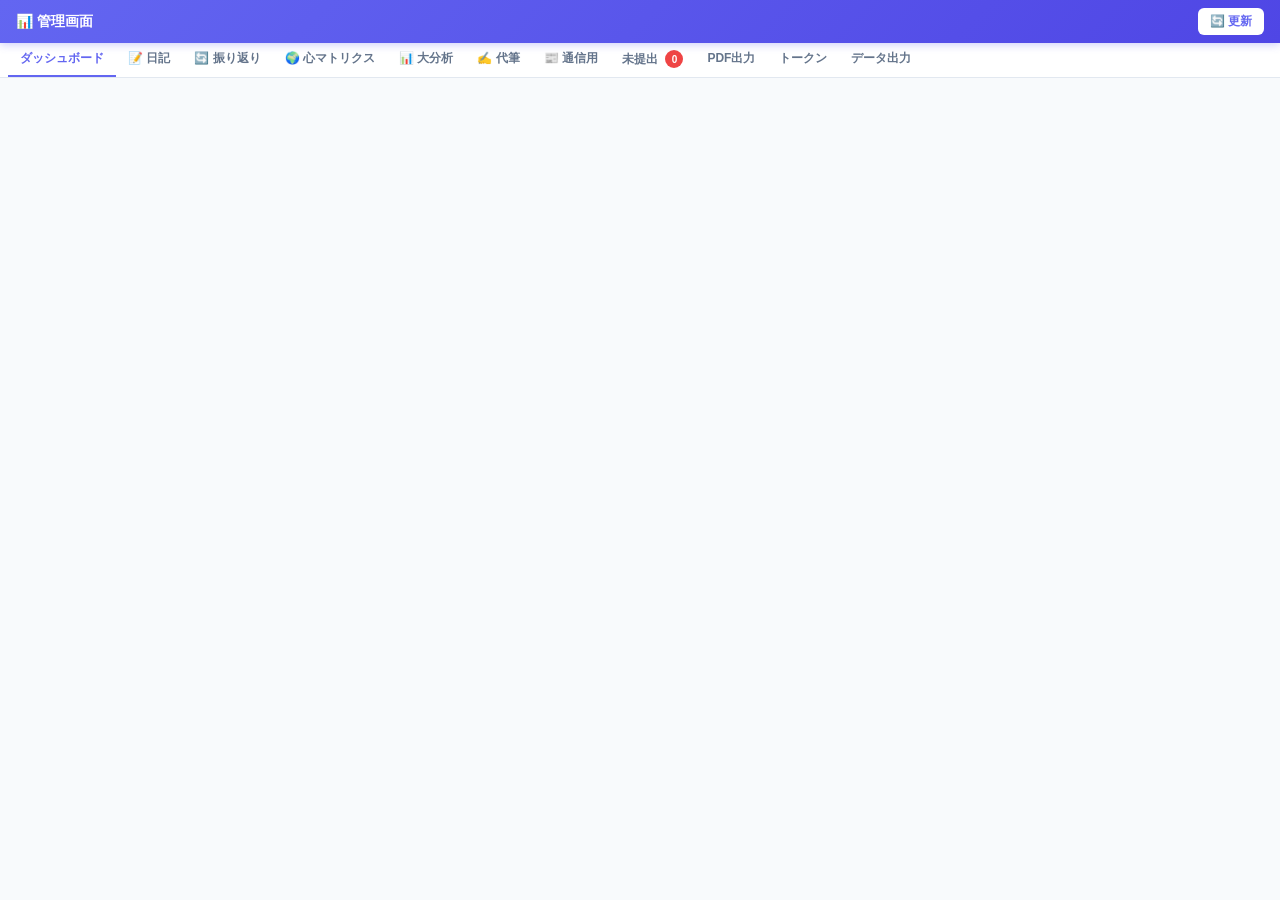
<file: admin.html>
<!DOCTYPE html>
<html lang="ja">
<head>
<meta charset="UTF-8">
<meta name="viewport" content="width=device-width, initial-scale=1.0">
<title>管理画面 - 学びの冒険クエスト</title>
<style>
*{margin:0;padding:0;box-sizing:border-box}
:root{--primary:#6366f1;--primary-light:#818cf8;--primary-dark:#4f46e5;--bg:#f8fafc;--card:#fff;--text:#1e293b;--text2:#64748b;--border:#e2e8f0;--danger:#ef4444;--success:#22c55e;--warning:#f59e0b;--radius:12px;--shadow:0 1px 3px rgba(0,0,0,.1),0 1px 2px rgba(0,0,0,.06)}
body{font-family:-apple-system,BlinkMacSystemFont,'Segoe UI','Hiragino Sans',sans-serif;background:var(--bg);color:var(--text);font-size:14px;min-height:100vh}
a{color:var(--primary);text-decoration:none}

/* Header - compact */
.header{background:linear-gradient(135deg,var(--primary),var(--primary-dark));color:#fff;padding:8px 16px;display:flex;align-items:center;justify-content:space-between;position:sticky;top:0;z-index:100;box-shadow:0 2px 8px rgba(99,102,241,.3)}
.header h1{font-size:14px;font-weight:700;display:flex;align-items:center;gap:6px}
.header-actions{display:flex;align-items:center;gap:10px}
.header-actions .status{font-size:11px;opacity:.8}
.btn{display:inline-flex;align-items:center;gap:4px;padding:5px 12px;border:none;border-radius:6px;font-size:12px;font-weight:600;cursor:pointer;transition:all .15s}
.btn-white{background:#fff;color:var(--primary)}
.btn-white:hover{background:#eef2ff}
.btn-sm{padding:3px 8px;font-size:11px;border-radius:5px}
.btn-primary{background:var(--primary);color:#fff}
.btn-primary:hover{background:var(--primary-dark)}
.btn-success{background:var(--success);color:#fff}
.btn-danger{background:var(--danger);color:#fff}
.btn-outline{background:transparent;border:1.5px solid var(--border);color:var(--text2)}
.btn-outline:hover{border-color:var(--primary);color:var(--primary)}

/* Tabs - compact */
.tabs{display:flex;background:#fff;border-bottom:1px solid var(--border);overflow-x:auto;padding:0 8px}
.tab{padding:7px 12px;font-size:12px;font-weight:600;color:var(--text2);cursor:pointer;border-bottom:2px solid transparent;white-space:nowrap;transition:all .15s}
.tab:hover{color:var(--primary)}
.tab.active{color:var(--primary);border-bottom-color:var(--primary)}
.tab .badge{display:inline-flex;align-items:center;justify-content:center;min-width:18px;height:18px;padding:0 5px;border-radius:9px;font-size:10px;font-weight:700;margin-left:4px}
.tab .badge-red{background:var(--danger);color:#fff}
.tab .badge-gray{background:#e2e8f0;color:var(--text2)}

/* Content */
.content{padding:10px 16px;max-width:1600px;margin:0 auto}

/* Cards */
.card{background:var(--card);border-radius:var(--radius);box-shadow:var(--shadow);overflow:hidden}
.card-header{padding:10px 14px;border-bottom:1px solid var(--border);display:flex;align-items:center;justify-content:space-between}
.card-body{padding:14px}

/* Grid */
.grid-2{display:grid;grid-template-columns:repeat(auto-fill,minmax(200px,1fr));gap:10px}
.grid-3{display:grid;grid-template-columns:repeat(auto-fill,minmax(300px,1fr));gap:12px}
.grid-4{display:grid;grid-template-columns:repeat(auto-fill,minmax(150px,1fr));gap:8px}

/* Dashboard student cards */
.student-card{background:var(--card);border-radius:var(--radius);box-shadow:var(--shadow);padding:12px;cursor:pointer;transition:all .15s;border:2px solid transparent}
.student-card:hover{border-color:var(--primary-light);transform:translateY(-1px);box-shadow:0 4px 12px rgba(99,102,241,.15)}
.student-card.selected{border-color:var(--primary);background:#eef2ff}
.student-card .sc-top{display:flex;align-items:center;gap:8px;margin-bottom:8px}
.student-card .sc-num{width:28px;height:28px;border-radius:50%;background:var(--primary);color:#fff;display:flex;align-items:center;justify-content:center;font-weight:700;font-size:12px}
.student-card .sc-name{font-weight:700;font-size:13px}
.student-card .sc-lv{font-size:11px;color:var(--primary);font-weight:600}
.student-card .sc-stats{display:grid;grid-template-columns:1fr 1fr 1fr;gap:4px;font-size:11px;color:var(--text2)}
.student-card .sc-stats span{text-align:center}
.student-card .sc-stats .val{font-weight:700;font-size:14px;color:var(--text);display:block}
.student-card .sc-streak{display:flex;align-items:center;gap:4px;font-size:11px;margin-top:6px;padding-top:6px;border-top:1px solid var(--border)}
.student-card .sc-streak.hot{color:var(--warning)}
.student-card .sc-streak.cold{color:var(--text2)}

/* Compact data table */
.data-table{width:100%;border-collapse:collapse;font-size:12px;line-height:1.4}
.data-table th{background:#f1f5f9;padding:4px 6px;text-align:left;font-weight:600;color:var(--text2);border-bottom:2px solid var(--border);white-space:nowrap;position:sticky;top:0;z-index:10;font-size:11px}
.data-table th.sortable{cursor:pointer;user-select:none}
.data-table th.sortable:hover{color:var(--primary);background:#e8ecf4}
.data-table td{padding:3px 6px;border-bottom:1px solid var(--border);vertical-align:top}
.data-table tr:hover td{background:#f8fafc}
.data-table .col-date{width:70px;white-space:nowrap;color:var(--text2)}
.data-table .col-name{width:80px;white-space:nowrap;font-weight:600}
.data-table .col-content{word-break:break-word;white-space:pre-wrap}
.data-table .col-comment{font-size:11px;color:#92400e;max-width:200px;word-break:break-word}
.data-table .col-subject{width:50px;white-space:nowrap;font-weight:600;color:var(--primary)}
.data-table .col-type{width:60px;font-size:11px;color:var(--text2)}
.data-table .col-plan{max-width:180px;word-break:break-word;color:#166534;font-size:11px}
.data-table .col-zone{width:70px;white-space:nowrap}
.data-table .col-check{width:28px;text-align:center}
.data-table .col-check input{cursor:pointer}
.data-table .inline-comment{display:flex;align-items:center;gap:4px}
.data-table .inline-comment input{flex:1;padding:2px 4px;border:1px solid var(--border);border-radius:4px;font-size:11px;font-family:inherit;min-width:0}
.data-table .inline-comment input:focus{outline:none;border-color:var(--primary)}
.data-table .inline-comment button{padding:1px 6px;font-size:10px;border:1px solid var(--border);border-radius:3px;background:#fff;cursor:pointer;white-space:nowrap}
.data-table .inline-comment button:hover{border-color:var(--primary);color:var(--primary)}
.data-table .inline-comment .saved{color:var(--success);font-size:10px;font-weight:600;display:none}
.sort-arrow{font-size:10px;margin-left:2px}

/* Zone badge - smaller */
.zone-badge{display:inline-flex;align-items:center;gap:3px;padding:1px 6px;border-radius:4px;font-size:11px;font-weight:600}
.zone-comfort{background:#dbeafe;color:#1d4ed8}
.zone-stretch{background:#dcfce7;color:#15803d}
.zone-panic{background:#fee2e2;color:#b91c1c}

/* Subject chips */
.chip-bar{display:flex;flex-wrap:wrap;gap:4px;margin-bottom:8px}
.chip{padding:3px 10px;border-radius:16px;font-size:11px;font-weight:600;cursor:pointer;border:1.5px solid var(--border);background:#fff;color:var(--text2);transition:all .15s}
.chip:hover{border-color:var(--primary-light)}
.chip.active{background:var(--primary);color:#fff;border-color:var(--primary)}

/* Filter bar */
.filter-bar{display:flex;align-items:center;gap:8px;margin-bottom:8px;flex-wrap:wrap}
.filter-bar select,.filter-bar input{padding:4px 8px;border:1.5px solid var(--border);border-radius:6px;font-size:12px;background:#fff;color:var(--text)}
.filter-bar select:focus,.filter-bar input:focus{outline:none;border-color:var(--primary)}
.active-filter{display:inline-flex;align-items:center;gap:4px;padding:3px 8px;background:#eef2ff;border-radius:6px;font-size:12px;font-weight:600;color:var(--primary)}
.active-filter button{background:none;border:none;color:var(--primary);cursor:pointer;font-size:14px;line-height:1}

/* Missing list */
.missing-section{margin-bottom:16px}
.missing-section h3{font-size:14px;font-weight:700;margin-bottom:8px;display:flex;align-items:center;gap:6px}
.missing-grid{display:flex;flex-wrap:wrap;gap:6px}
.missing-chip{padding:4px 10px;border-radius:6px;font-size:12px;font-weight:600;background:#fee2e2;color:#b91c1c;border:1px solid #fecaca}

/* Token table */
.token-table{width:100%;border-collapse:collapse;font-size:12px}
.token-table th{background:#f8fafc;padding:6px 10px;text-align:left;font-weight:600;color:var(--text2);border-bottom:2px solid var(--border)}
.token-table td{padding:6px 10px;border-bottom:1px solid var(--border)}
.token-table tr:hover td{background:#f8fafc}
.token-url{font-family:'Courier New',monospace;font-size:11px;color:var(--text2);max-width:400px;overflow:hidden;text-overflow:ellipsis;white-space:nowrap;display:block}
.copy-btn{padding:3px 8px;font-size:10px;border:1px solid var(--border);border-radius:5px;background:#fff;cursor:pointer;transition:all .15s}
.copy-btn:hover{border-color:var(--primary);color:var(--primary)}
.copy-btn.copied{background:var(--success);color:#fff;border-color:var(--success)}

/* Stats row */
.stats-row{display:grid;grid-template-columns:repeat(auto-fit,minmax(120px,1fr));gap:8px;margin-bottom:12px}
.stat-box{background:var(--card);border-radius:var(--radius);box-shadow:var(--shadow);padding:10px;text-align:center}
.stat-box .stat-val{font-size:24px;font-weight:800;color:var(--primary)}
.stat-box .stat-label{font-size:11px;color:var(--text2);margin-top:2px}

/* Newsletter tab */
.newsletter-section{margin-bottom:16px}
.newsletter-section h3{font-size:14px;font-weight:700;margin-bottom:8px}
.newsletter-actions{display:flex;gap:8px;margin-bottom:12px}
.newsletter-empty{color:var(--text2);text-align:center;padding:30px;font-size:13px}
.checked-row{background:#fffbeb}

/* Print */
.print-area{display:none}
@media print{
  body>*:not(.print-area){display:none!important}
  .print-area{display:block!important;padding:20px;font-size:12px}
  .print-area h2{font-size:16px;margin-bottom:10px;border-bottom:2px solid #333;padding-bottom:4px}
  .print-entry{margin-bottom:12px;page-break-inside:avoid;border:1px solid #ccc;padding:8px;border-radius:4px}
  .print-entry .pe-header{display:flex;justify-content:space-between;font-weight:700;margin-bottom:4px;font-size:11px}
  .print-entry .pe-body{font-size:12px;line-height:1.6;white-space:pre-wrap}
  .print-entry .pe-comment{margin-top:6px;padding:4px 8px;background:#fef3c7;font-size:11px;border-radius:4px}
}

/* JSON area */
.json-area{width:100%;min-height:400px;font-family:'Courier New',monospace;font-size:12px;padding:16px;border:1.5px solid var(--border);border-radius:8px;background:#1e293b;color:#e2e8f0;resize:vertical}

/* Loading */
.loading-bar{position:fixed;top:0;left:0;width:100%;height:3px;z-index:200;display:none}
.loading-bar.active{display:block}
.loading-bar::after{content:'';display:block;height:100%;background:var(--primary);animation:loading 1.2s ease infinite}
@keyframes loading{0%{width:0}50%{width:70%}100%{width:100%;opacity:0}}
.spinner{display:inline-block;width:18px;height:18px;border:2.5px solid var(--border);border-top-color:var(--primary);border-radius:50%;animation:spin .6s linear infinite}
@keyframes spin{to{transform:rotate(360deg)}}

/* Toast */
.toast{position:fixed;bottom:24px;right:24px;padding:10px 16px;border-radius:8px;font-size:12px;font-weight:600;color:#fff;z-index:300;transform:translateY(100px);opacity:0;transition:all .3s}
.toast.show{transform:translateY(0);opacity:1}
.toast-success{background:var(--success)}
.toast-error{background:var(--danger)}

/* Entry cards (card-based view for reflections) */
.entry-card{background:var(--card);border-radius:var(--radius);box-shadow:var(--shadow);padding:12px;margin-bottom:10px}
.entry-card .ec-header{display:flex;align-items:center;justify-content:space-between;flex-wrap:wrap;gap:4px;margin-bottom:6px}
.entry-card .ec-name{font-weight:700;font-size:13px}
.entry-card .ec-date{font-size:11px;color:var(--text2)}
.entry-card .ec-meta{display:flex;flex-wrap:wrap;gap:4px;margin-bottom:6px}
.entry-card .ec-content{font-size:13px;line-height:1.6;white-space:pre-wrap;word-break:break-word;padding:6px 0}
.entry-card .ec-star{padding:4px 8px;background:#fff7ed;border-radius:6px;font-size:13px;color:#c2410c;border-left:3px solid #fb923c;margin-top:4px}
.entry-card .ec-star.triple{background:linear-gradient(135deg,#fef3c7,#fde68a);color:#b45309;border-left-color:#f59e0b;font-weight:700}
.entry-card .ec-comment-area{margin-top:8px;padding-top:8px;border-top:1px solid var(--border)}
.entry-card .ec-existing{font-size:12px;color:#92400e;padding:4px 8px;background:#fef3c7;border-radius:6px;margin-bottom:6px}
.entry-card .ec-input-row{display:flex;gap:6px}
.entry-card .ec-input-row textarea{flex:1;padding:6px 8px;border:1.5px solid var(--border);border-radius:6px;font-size:12px;font-family:inherit;resize:vertical;min-height:32px}
.entry-card .ec-input-row textarea:focus{outline:none;border-color:var(--primary)}
.entry-card .ec-input-row button{padding:6px 14px;border:none;border-radius:6px;background:var(--primary);color:#fff;font-size:12px;font-weight:600;cursor:pointer;white-space:nowrap}
.entry-card .ec-input-row button:hover{background:var(--primary-dark)}
.entry-card .ec-saved{color:var(--success);font-size:11px;font-weight:600;margin-top:2px;display:none}
.entry-card .ec-zone{display:inline-flex;align-items:center;gap:3px;padding:1px 6px;border-radius:4px;font-size:11px;font-weight:600;margin-left:4px}
.entry-card .ec-checkbox{margin-right:8px}

/* View toggle */
.view-toggle{display:flex;gap:4px;margin-bottom:8px}
.view-toggle button{padding:4px 10px;border:1.5px solid var(--border);border-radius:6px;background:#fff;font-size:11px;cursor:pointer;color:var(--text2)}
.view-toggle button.active{background:var(--primary);color:#fff;border-color:var(--primary)}

/* Proxy form */
.proxy-form{max-width:600px}
.proxy-form .field{margin-bottom:12px}
.proxy-form .field label{display:block;font-size:12px;font-weight:600;color:var(--text2);margin-bottom:4px}
.proxy-form .field select,.proxy-form .field input,.proxy-form .field textarea{width:100%;padding:8px 12px;border:1.5px solid var(--border);border-radius:8px;font-size:13px;font-family:inherit}
.proxy-form .field select:focus,.proxy-form .field input:focus,.proxy-form .field textarea:focus{outline:none;border-color:var(--primary)}
.proxy-form .field textarea{min-height:100px;resize:vertical}
.proxy-form .type-chips{display:flex;flex-wrap:wrap;gap:4px;margin-top:4px}

/* Matrix visualization */
.matrix-card{position:relative;width:180px;height:180px;display:inline-block}
.matrix-card img{width:100%;height:100%;border-radius:8px}
.matrix-card canvas{position:absolute;top:0;left:0;width:100%;height:100%;pointer-events:none}
.matrix-grid{display:grid;grid-template-columns:repeat(auto-fill,minmax(220px,1fr));gap:10px}
.matrix-item{background:var(--card);border-radius:var(--radius);box-shadow:var(--shadow);padding:10px;text-align:center}
.matrix-item .mi-head{font-size:11px;font-weight:600;margin-bottom:4px;display:flex;justify-content:space-between}
.matrix-item .mi-trail{font-size:10px;color:var(--text2);margin-top:4px;word-break:break-word}
.zone-chip{display:inline-block;padding:2px 8px;border-radius:12px;font-size:11px;font-weight:600;margin:2px}
.zone-chip.z-pos{background:#dcfce7;color:#15803d}
.zone-chip.z-neg{background:#fee2e2;color:#b91c1c}
.zone-chip.z-mid{background:#dbeafe;color:#1d4ed8}

/* Student detail page */
.student-detail-header{display:flex;align-items:center;gap:12px;margin-bottom:12px}
.student-detail-header .sd-num{width:40px;height:40px;border-radius:50%;background:var(--primary);color:#fff;display:flex;align-items:center;justify-content:center;font-weight:700;font-size:16px}
.student-detail-header .sd-info h2{font-size:16px;font-weight:700}
.student-detail-header .sd-info span{font-size:12px;color:var(--text2)}

/* Responsive */
@media(max-width:768px){
  .content{padding:8px}
  .header{padding:6px 10px}
  .header h1{font-size:13px}
  .tabs{padding:0 4px}
  .tab{padding:6px 8px;font-size:11px}
  .grid-4{grid-template-columns:repeat(auto-fill,minmax(130px,1fr))}
  .data-table{font-size:11px}
}
</style>
</head>
<body>

<div class="loading-bar" id="loadingBar"></div>

<div class="header">
  <h1>📊 管理画面</h1>
  <div class="header-actions">
    <span class="status" id="lastUpdate"></span>
    <button class="btn btn-white" onclick="refreshAll()">🔄 更新</button>
  </div>
</div>

<div class="tabs" id="tabBar">
  <div class="tab active" data-tab="dashboard">ダッシュボード</div>
  <div class="tab" data-tab="diary">📝 日記</div>
  <div class="tab" data-tab="reflection">🔄 振り返り</div>
  <div class="tab" data-tab="matrix">🌍 心マトリクス</div>
  <div class="tab" data-tab="analysis">📊 大分析</div>
  <div class="tab" data-tab="proxy">✍️ 代筆</div>
  <div class="tab" data-tab="newsletter">📰 通信用 <span class="badge badge-gray" id="newsletterBadge" style="display:none">0</span></div>
  <div class="tab" data-tab="missing">未提出 <span class="badge badge-red" id="missingBadge">0</span></div>
  <div class="tab" data-tab="pdf">PDF出力</div>
  <div class="tab" data-tab="tokens">トークン</div>
  <div class="tab" data-tab="export">データ出力</div>
</div>

<div class="content" id="mainContent"></div>

<div id="toast" class="toast"></div>
<div class="print-area" id="printArea"></div>

<script>
// ============================================================
// Supabase Config
// ============================================================
const SUPABASE_URL = 'https://pqujtthiwbqizcjppean.supabase.co';
const SUPABASE_KEY = 'eyJhbGciOiJIUzI1NiIsInR5cCI6IkpXVCJ9.eyJpc3MiOiJzdXBhYmFzZSIsInJlZiI6InBxdWp0dGhpd2JxaXpjanBwZWFuIiwicm9sZSI6InNlcnZpY2Vfcm9sZSIsImlhdCI6MTc3NDU4OTEwOCwiZXhwIjoyMDkwMTY1MTA4fQ.MJKNPmabNAkZlhkQU11CSQtdR2tHbTArU10oEKgHQuY';
const GAS_URL = 'https://script.google.com/macros/s/AKfycbyOY7WrGPrPCUoVp6DAfaxo36ZKG1mL7vR6KJ4z6PYNiRmp9VNs-gBoDgqfcMy0FPDZBA/exec';
const BASE_APP_URL = 'https://k5610018-satoshin.github.io/quest-app/';
const SUBJECTS = ['国語','算数','理科','社会','体育','音楽','道徳','総合','図工','家庭科','外国語','学活','行事'];

// ============================================================
// API Layer
// ============================================================
async function supaGet(table, params = '') {
  const res = await fetch(`${SUPABASE_URL}/rest/v1/${table}?select=*${params}`, {
    headers: { 'Authorization': `Bearer ${SUPABASE_KEY}`, 'apikey': SUPABASE_KEY }
  });
  if (!res.ok) throw new Error(`${table}: HTTP ${res.status}`);
  return res.json();
}

async function supaUpdate(table, id, data) {
  const res = await fetch(`${SUPABASE_URL}/rest/v1/${table}?id=eq.${id}`, {
    method: 'PATCH',
    headers: {
      'Authorization': `Bearer ${SUPABASE_KEY}`,
      'apikey': SUPABASE_KEY,
      'Content-Type': 'application/json',
      'Prefer': 'return=minimal'
    },
    body: JSON.stringify(data)
  });
  if (!res.ok) throw new Error(`PATCH ${table}: HTTP ${res.status}`);
}

async function gasAddComment(targetType, targetId, comment) {
  try {
    await fetch(GAS_URL + '?action=addComment', {
      method: 'POST',
      body: JSON.stringify({ targetType, targetId, comment }),
      headers: { 'Content-Type': 'text/plain;charset=utf-8' },
      redirect: 'follow'
    });
  } catch (e) {
    console.warn('GAS転記エラー（バックグラウンド）:', e);
  }
}

// ============================================================
// State
// ============================================================
let DB = { users: [], diaries: [], reflections: [], matrix_records: [], skill_tree: [], acquired_items: [], weekly_reviews: [] };
let currentTab = 'dashboard';
let selectedStudentId = null;
let selectedSubject = null;

// Sort state
let diarySortKey = 'date';
let diarySortAsc = false;
let refSortKey = 'date';
let refSortAsc = false;
let refViewMode = 'card';
let missingPeriod = '';
let missingSubject = '';

// Newsletter check state (localStorage)
const NL_DIARY_KEY = 'nl_checked_diaries';
const NL_REF_KEY = 'nl_checked_reflections';
function getCheckedDiaries() { try { return JSON.parse(localStorage.getItem(NL_DIARY_KEY) || '[]'); } catch { return []; } }
function getCheckedRefs() { try { return JSON.parse(localStorage.getItem(NL_REF_KEY) || '[]'); } catch { return []; } }
function setCheckedDiaries(arr) { localStorage.setItem(NL_DIARY_KEY, JSON.stringify(arr)); updateNewsletterBadge(); }
function setCheckedRefs(arr) { localStorage.setItem(NL_REF_KEY, JSON.stringify(arr)); updateNewsletterBadge(); }

function toggleDiaryCheck(id) {
  const arr = getCheckedDiaries();
  const sid = String(id);
  const idx = arr.indexOf(sid);
  if (idx >= 0) arr.splice(idx, 1); else arr.push(sid);
  setCheckedDiaries(arr);
}

function toggleRefCheck(id) {
  const arr = getCheckedRefs();
  const sid = String(id);
  const idx = arr.indexOf(sid);
  if (idx >= 0) arr.splice(idx, 1); else arr.push(sid);
  setCheckedRefs(arr);
}

function updateNewsletterBadge() {
  const total = getCheckedDiaries().length + getCheckedRefs().length;
  const badge = document.getElementById('newsletterBadge');
  if (badge) {
    badge.textContent = total;
    badge.style.display = total > 0 ? '' : 'none';
  }
}

// ============================================================
// Init
// ============================================================
document.addEventListener('DOMContentLoaded', () => {
  document.querySelectorAll('.tab').forEach(t => {
    t.addEventListener('click', () => {
      currentTab = t.dataset.tab;
      document.querySelectorAll('.tab').forEach(x => x.classList.remove('active'));
      t.classList.add('active');
      render();
    });
  });
  updateNewsletterBadge();
  refreshAll();
});

async function refreshAll() {
  const bar = document.getElementById('loadingBar');
  bar.classList.add('active');
  try {
    const [users, diaries, reflections, matrix_records, skill_tree, acquired_items, weekly_reviews] = await Promise.all([
      supaGet('users', '&order=student_number.asc'),
      supaGet('diaries', '&order=created_at.desc'),
      supaGet('reflections', '&order=created_at.desc'),
      supaGet('matrix_records', '&order=created_at.desc'),
      supaGet('skill_tree'),
      supaGet('acquired_items'),
      supaGet('weekly_reviews', '&order=created_at.desc')
    ]);
    DB = { users, diaries, reflections, matrix_records, skill_tree, acquired_items, weekly_reviews };
    document.getElementById('lastUpdate').textContent = '更新: ' + new Date().toLocaleTimeString('ja-JP');
    updateMissingBadge();
    updateNewsletterBadge();
    render();
    bar.classList.remove('active');
  } catch (e) {
    bar.classList.remove('active');
    showToast('データ取得エラー: ' + e.message, 'error');
    console.error(e);
  }
}

// ============================================================
// Render Router
// ============================================================
function render() {
  const el = document.getElementById('mainContent');
  switch (currentTab) {
    case 'dashboard': el.innerHTML = renderDashboard(); break;
    case 'diary': el.innerHTML = renderDiary(); break;
    case 'reflection': el.innerHTML = renderReflection(); break;
    case 'matrix': el.innerHTML = renderMatrixTab(); setTimeout(drawAdminMatrixCanvases, 50); break;
    case 'analysis': el.innerHTML = renderAnalysis(); break;
    case 'student': el.innerHTML = renderStudentDetail(); setTimeout(drawAdminMatrixCanvases, 50); break;
    case 'proxy': el.innerHTML = renderProxy(); break;
    case 'newsletter': el.innerHTML = renderNewsletter(); break;
    case 'missing': el.innerHTML = renderMissing(); break;
    case 'pdf': el.innerHTML = renderPDF(); break;
    case 'tokens': el.innerHTML = renderTokens(); break;
    case 'export': el.innerHTML = renderExport(); break;
  }
}

// ============================================================
// Helpers
// ============================================================
function getStudent(id) { return DB.users.find(u => u.student_id === id || u.id === id); }
function getStudentName(id) { const u = getStudent(id); return u ? u.name : '不明'; }
function getStudentNum(id) { const u = getStudent(id); return u ? u.student_number : '?'; }
function fmtDate(d) { if (!d) return '-'; const dt = new Date(d); return `${dt.getMonth()+1}/${dt.getDate()}`; }
function fmtDateTime(d) { if (!d) return '-'; const dt = new Date(d); return `${dt.getMonth()+1}/${dt.getDate()} ${dt.getHours()}:${String(dt.getMinutes()).padStart(2,'0')}`; }
function todayStr() { const d = new Date(); return `${d.getFullYear()}-${String(d.getMonth()+1).padStart(2,'0')}-${String(d.getDate()).padStart(2,'0')}`; }
function escHtml(s) { if (!s) return ''; return s.replace(/&/g,'&amp;').replace(/</g,'&lt;').replace(/>/g,'&gt;').replace(/"/g,'&quot;'); }

function showToast(msg, type = 'success') {
  const t = document.getElementById('toast');
  t.className = 'toast toast-' + type + ' show';
  t.textContent = msg;
  setTimeout(() => t.classList.remove('show'), 3000);
}

function updateMissingBadge() {
  const { missingDiary, missingReflection } = getMissing();
  const total = missingDiary.length + missingReflection.length;
  const badge = document.getElementById('missingBadge');
  badge.textContent = total;
  badge.style.display = total > 0 ? '' : 'none';
}

function getMissing() {
  const today = todayStr();
  const todayDiaryIds = new Set(DB.diaries.filter(d => d.created_at && d.created_at.startsWith(today)).map(d => d.student_id));
  const todayRefIds = new Set(DB.reflections.filter(r => r.created_at && r.created_at.startsWith(today)).map(r => r.student_id));
  const missingDiary = DB.users.filter(u => !todayDiaryIds.has(u.student_id) && !todayDiaryIds.has(u.id));
  const missingReflection = DB.users.filter(u => !todayRefIds.has(u.student_id) && !todayRefIds.has(u.id));
  return { missingDiary, missingReflection };
}

function clearFilter() {
  selectedStudentId = null;
  render();
}

function toggleCommentInput(cardId) {
  const area = document.getElementById(cardId + '-area');
  if (!area) return;
  const isHidden = area.style.display === 'none';
  area.style.display = isHidden ? 'block' : 'none';
  if (isHidden) {
    const textarea = document.getElementById(cardId);
    if (textarea) textarea.focus();
  }
}

function activeFilterHtml() {
  const studentOpts = DB.users.map(u => {
    const sid = getStudentId(u);
    return `<option value="${sid}" ${selectedStudentId === sid ? 'selected' : ''}>${u.student_number}番 ${escHtml(u.name)}</option>`;
  }).join('');
  return `
    <select onchange="selectStudent(this.value || null);this.blur()" style="padding:4px 8px;border:1.5px solid var(--border);border-radius:6px;font-size:12px;min-width:140px">
      <option value="">全員表示</option>
      ${studentOpts}
    </select>
    ${selectedStudentId ? `<button class="btn btn-sm btn-outline" onclick="clearFilter()">✕ 解除</button>` : ''}
  `;
}

function selectStudent(studentId) {
  selectedStudentId = studentId || null;
  render();
}

function getZoneClass(zone) {
  if (!zone) return '';
  const z = zone.toLowerCase();
  if (z.includes('コンフォート') || z.includes('comfort')) return 'zone-comfort';
  if (z.includes('ストレッチ') || z.includes('stretch')) return 'zone-stretch';
  if (z.includes('パニック') || z.includes('panic')) return 'zone-panic';
  return '';
}

function getStudentId(u) { return u.student_id || u.id; }

function sortArrow(currentKey, targetKey, asc) {
  if (currentKey !== targetKey) return '';
  return `<span class="sort-arrow">${asc ? '▲' : '▼'}</span>`;
}

// ============================================================
// 1. Dashboard
// ============================================================
function renderDashboard() {
  const today = todayStr();
  const diaryCountMap = {};
  const refCountMap = {};
  DB.diaries.forEach(d => { const sid = d.student_id; diaryCountMap[sid] = (diaryCountMap[sid] || 0) + 1; });
  DB.reflections.forEach(r => { const sid = r.student_id; refCountMap[sid] = (refCountMap[sid] || 0) + 1; });

  const todayDiaries = DB.diaries.filter(d => d.created_at && d.created_at.startsWith(today));
  const todayRefs = DB.reflections.filter(r => r.created_at && r.created_at.startsWith(today));
  const todayDiaryIds = new Set(todayDiaries.map(d => d.student_id));
  const todayRefIds = new Set(todayRefs.map(r => r.student_id));
  const uncommentedDiaries = DB.diaries.filter(d => !d.teacher_comment && d.content);
  const uncommentedRefs = DB.reflections.filter(r => !r.teacher_comment && r.content);
  const starredRefs = DB.reflections.filter(r => r.star_rating && r.star_rating > 0);

  // --- 全体統計 ---
  const statsHtml = `
    <div class="stats-row">
      <div class="stat-box"><div class="stat-val">${DB.users.length}</div><div class="stat-label">児童数</div></div>
      <div class="stat-box"><div class="stat-val">${todayDiaries.length}</div><div class="stat-label">今日の日記</div></div>
      <div class="stat-box"><div class="stat-val">${todayRefs.length}</div><div class="stat-label">今日の振り返り</div></div>
      <div class="stat-box"><div class="stat-val">${uncommentedDiaries.length + uncommentedRefs.length}</div><div class="stat-label">未コメント</div></div>
      <div class="stat-box"><div class="stat-val">${DB.diaries.length} / ${DB.reflections.length}</div><div class="stat-label">日記/振返 累計</div></div>
      <div class="stat-box"><div class="stat-val">${starredRefs.length}</div><div class="stat-label">星つき振返</div></div>
    </div>
  `;

  // --- 今日のアクティビティ ---
  const todayAll = [...todayDiaries.map(d => ({type:'📝',name:getStudentName(d.student_id),num:getStudentNum(d.student_id),time:d.created_at,label:'日記',preview:(d.content||'').slice(0,40)})),
                     ...todayRefs.map(r => ({type:'🔄',name:getStudentName(r.student_id),num:getStudentNum(r.student_id),time:r.created_at,label:r.subject||'振返',preview:(r.content||'').slice(0,40)}))
  ].sort((a,b) => (b.time||'').localeCompare(a.time||''));

  const activityHtml = todayAll.length > 0
    ? todayAll.slice(0,12).map(a => `<div style="display:flex;gap:6px;align-items:baseline;padding:3px 0;border-bottom:1px solid var(--border);font-size:12px">
        <span>${a.type}</span>
        <span style="font-weight:700;min-width:90px">${a.num}番 ${escHtml(a.name)}</span>
        <span class="chip active" style="font-size:10px;padding:0 6px">${escHtml(a.label)}</span>
        <span style="color:var(--text2);flex:1;overflow:hidden;text-overflow:ellipsis;white-space:nowrap">${escHtml(a.preview)}</span>
        <span style="color:var(--text2);font-size:10px">${fmtDateTime(a.time).split(' ')[1] || ''}</span>
      </div>`).join('')
    : '<div style="color:var(--text2);padding:10px;text-align:center">今日はまだ投稿がありません</div>';

  // --- 未提出（時間目・教科別フィルタ対応） ---
  const missingDiary = DB.users.filter(u => !todayDiaryIds.has(getStudentId(u)));

  // 振り返り: 時間目or教科で絞り込んだ未提出
  let filteredTodayRefs = todayRefs;
  let missingRefLabel = '振返未提出';
  if (missingPeriod) {
    filteredTodayRefs = todayRefs.filter(r => r.period === missingPeriod);
    missingRefLabel = missingPeriod + '時間目 未提出';
  }
  if (missingSubject) {
    filteredTodayRefs = filteredTodayRefs.filter(r => r.subject === missingSubject);
    missingRefLabel = (missingPeriod ? missingPeriod + '時間目 ' : '') + missingSubject + ' 未提出';
  }
  const filteredRefIds = new Set(filteredTodayRefs.map(r => r.student_id));
  const missingRef = DB.users.filter(u => !filteredRefIds.has(getStudentId(u)));

  const periodChips = ['1','2','3','4','5','6'].map(p =>
    `<span class="chip${missingPeriod===p?' active':''}" onclick="missingPeriod=missingPeriod==='${p}'?'':'${p}';render()" style="font-size:10px;padding:1px 8px">${p}時間目</span>`
  ).join('');
  const subjectChipsMissing = SUBJECTS.slice(0,8).map(s =>
    `<span class="chip${missingSubject===s?' active':''}" onclick="missingSubject=missingSubject==='${s}'?'':'${s}';render()" style="font-size:10px;padding:1px 8px">${s}</span>`
  ).join('');

  const missingHtml = `
    <div style="margin-bottom:8px">
      <span style="font-weight:600;font-size:12px">📝 日記未提出 (${missingDiary.length})</span>
      ${missingDiary.length === 0 ? '<span style="color:var(--success);font-size:12px;margin-left:8px">全員OK</span>'
        : `<div style="display:flex;flex-wrap:wrap;gap:3px;margin-top:4px">${missingDiary.map(u =>
          `<span class="missing-chip" style="font-size:11px;padding:2px 6px">${u.student_number} ${escHtml(u.name)}</span>`).join('')}</div>`}
    </div>
    <div>
      <div style="font-weight:600;font-size:12px;margin-bottom:4px">🔄 ${escHtml(missingRefLabel)} (${missingRef.length}/${DB.users.length})</div>
      <div style="display:flex;flex-wrap:wrap;gap:3px;margin-bottom:4px">${periodChips}</div>
      <div style="display:flex;flex-wrap:wrap;gap:3px;margin-bottom:6px">${subjectChipsMissing}</div>
      ${missingRef.length === 0 ? '<div style="color:var(--success);font-size:12px">全員提出済み！</div>'
        : `<div style="display:flex;flex-wrap:wrap;gap:3px">${missingRef.map(u =>
          `<span class="missing-chip" style="font-size:11px;padding:2px 6px">${u.student_number} ${escHtml(u.name)}</span>`).join('')}</div>`}
    </div>`;

  // --- 未コメント（先生が返信していない直近5件） ---
  const recentUncommented = [...uncommentedDiaries.map(d => ({type:'📝',id:d.id,name:getStudentName(d.student_id),num:getStudentNum(d.student_id),date:d.created_at,preview:(d.content||'').slice(0,50)})),
                              ...uncommentedRefs.map(r => ({type:'🔄',id:r.id,name:getStudentName(r.student_id),num:getStudentNum(r.student_id),date:r.created_at,preview:(r.content||'').slice(0,50)}))
  ].sort((a,b) => (b.date||'').localeCompare(a.date||'')).slice(0,8);

  const uncommentedHtml = recentUncommented.length > 0
    ? recentUncommented.map(u => `<div style="display:flex;gap:6px;align-items:baseline;padding:3px 0;border-bottom:1px solid var(--border);font-size:12px">
        <span>${u.type}</span>
        <span style="font-weight:700;min-width:80px">${u.num}番 ${escHtml(u.name)}</span>
        <span style="color:var(--text2);flex:1;overflow:hidden;text-overflow:ellipsis;white-space:nowrap">${escHtml(u.preview)}</span>
        <span style="color:var(--text2);font-size:10px">${fmtDate(u.date)}</span>
      </div>`).join('')
    : '<div style="color:var(--success);padding:8px;text-align:center;font-size:12px">全てコメント済み！</div>';

  // --- 児童カード ---
  const cardsHtml = DB.users.map(u => {
    const sid = getStudentId(u);
    const dCount = diaryCountMap[sid] || 0;
    const rCount = refCountMap[sid] || 0;
    const streak = u.streak || u.login_streak || 0;
    const didToday = todayDiaryIds.has(sid) || todayRefIds.has(sid);
    return `
      <div class="student-card" onclick="selectedStudentId='${sid}';currentTab='student';document.querySelectorAll('.tab').forEach(t=>t.classList.remove('active'));render()">
        <div class="sc-top">
          <div class="sc-num" style="${didToday ? 'background:var(--success)' : ''}">${u.student_number || '?'}</div>
          <div>
            <div class="sc-name">${escHtml(u.name)}</div>
            <div class="sc-lv">Lv.${u.level || 1} / ${u.exp || 0} EXP</div>
          </div>
        </div>
        <div class="sc-stats">
          <span><span class="val">${dCount}</span>日記</span>
          <span><span class="val">${rCount}</span>振返</span>
          <span><span class="val">${u.total_submissions || (dCount + rCount)}</span>提出</span>
        </div>
        <div class="sc-streak ${streak >= 3 ? 'hot' : 'cold'}">
          ${streak >= 3 ? '🔥' : '📝'} ストリーク: ${streak}日
        </div>
      </div>`;
  }).join('');

  return `${statsHtml}
    <div style="display:grid;grid-template-columns:1fr 1fr;gap:12px;margin-bottom:12px">
      <div class="card">
        <div class="card-header"><h3 style="font-size:13px;font-weight:700">📋 今日のアクティビティ (${todayAll.length}件)</h3></div>
        <div class="card-body" style="max-height:280px;overflow-y:auto;padding:8px 12px">${activityHtml}</div>
      </div>
      <div class="card">
        <div class="card-header"><h3 style="font-size:13px;font-weight:700">⚠️ 未提出</h3></div>
        <div class="card-body" style="padding:8px 12px">${missingHtml}</div>
      </div>
    </div>
    <div class="card" style="margin-bottom:12px">
      <div class="card-header"><h3 style="font-size:13px;font-weight:700">💬 未コメント (${recentUncommented.length}件)</h3></div>
      <div class="card-body" style="padding:8px 12px">${uncommentedHtml}</div>
    </div>
    <h3 style="font-size:13px;font-weight:700;margin-bottom:6px">👤 児童一覧 <span style="font-size:11px;color:var(--text2);font-weight:400">（クリックで日記タブへ）</span></h3>
    <div class="grid-4">${cardsHtml}</div>
  `;
}

// ============================================================
// 2. Diary (table view + checkbox + sort + inline comment)
// ============================================================
function sortDiaries(arr) {
  const sorted = [...arr];
  sorted.sort((a, b) => {
    let cmp = 0;
    if (diarySortKey === 'date') {
      cmp = (a.created_at || '').localeCompare(b.created_at || '');
    } else if (diarySortKey === 'name') {
      const na = getStudentNum(a.student_id);
      const nb = getStudentNum(b.student_id);
      cmp = (na === '?' ? 999 : Number(na)) - (nb === '?' ? 999 : Number(nb));
    }
    return diarySortAsc ? cmp : -cmp;
  });
  return sorted;
}

function toggleDiarySort(key) {
  if (diarySortKey === key) {
    diarySortAsc = !diarySortAsc;
  } else {
    diarySortKey = key;
    diarySortAsc = key === 'name';
  }
  render();
}

function renderDiary() {
  let diaries = [...DB.diaries];
  if (selectedStudentId) {
    diaries = diaries.filter(d => d.student_id === selectedStudentId);
  }
  diaries = sortDiaries(diaries);
  const checkedIds = getCheckedDiaries();

  if (diaries.length === 0) {
    return `<div class="filter-bar">${activeFilterHtml()}</div><div style="color:var(--text2);text-align:center;padding:30px">日記がありません</div>`;
  }

  const sortBar = `
    <div class="filter-bar">
      ${activeFilterHtml()}
      <span style="color:var(--text2);font-size:12px">${diaries.length}件</span>
      <button class="btn btn-sm btn-outline" onclick="toggleDiarySort('date')">日付順 ${sortArrow(diarySortKey,'date',diarySortAsc)}</button>
      <button class="btn btn-sm btn-outline" onclick="toggleDiarySort('name')">名前順 ${sortArrow(diarySortKey,'name',diarySortAsc)}</button>
    </div>
  `;

  const cardsHtml = diaries.map((d, idx) => {
    const cmt = d.teacher_comment || '';
    const isChecked = checkedIds.includes(String(d.id));
    const cardId = 'dc-' + idx;

    return `
      <div class="entry-card">
        <div class="ec-header">
          <span>
            <input type="checkbox" class="ec-checkbox" ${isChecked ? 'checked' : ''} onchange="toggleDiaryCheck('${d.id}');render()">
            <span class="ec-name">${getStudentNum(d.student_id)}番 ${escHtml(getStudentName(d.student_id))}</span>
          </span>
          <span class="ec-date">${fmtDateTime(d.created_at)}</span>
        </div>
        <div class="ec-content" onclick="toggleCommentInput('${cardId}')" style="cursor:pointer">${escHtml(d.content)}</div>
        ${cmt ? `<div class="ec-existing">💬 ${escHtml(cmt)}</div>` : ''}
        <div class="ec-comment-area" id="${cardId}-area" style="display:none">
          <div class="ec-input-row">
            <textarea id="${cardId}" rows="1" placeholder="${cmt ? '新しいコメントで上書き...' : 'コメントを入力...'}">${cmt ? '' : ''}</textarea>
            <button onclick="saveDiaryCommentCard('${d.id}','${cardId}',this)">${cmt ? '更新' : '送信'}</button>
          </div>
        </div>
      </div>`;
  }).join('');

  return `${sortBar}<div class="grid-3">${cardsHtml}</div>`;
}

async function saveDiaryComment(id) {
  const inp = document.getElementById('dc-' + id);
  const msg = document.getElementById('ds-' + id);
  if (!inp) return;
  const comment = inp.value.trim();
  try {
    await supaUpdate('diaries', id, { teacher_comment: comment });
    const d = DB.diaries.find(x => String(x.id) === String(id));
    if (d) d.teacher_comment = comment;
    if (msg) { msg.style.display = 'inline'; setTimeout(() => { msg.style.display = 'none'; }, 2000); }
    showToast('日記コメントを保存しました');
    gasAddComment('diary', id, comment);
  } catch (e) {
    showToast('保存エラー: ' + e.message, 'error');
  }
}

async function saveDiaryCommentCard(diaryId, textareaId, btn) {
  const textarea = document.getElementById(textareaId);
  if (!textarea) return;
  const comment = textarea.value.trim();
  if (!comment) { showToast('コメントを入力してください', 'error'); return; }
  const oldText = btn.textContent;
  btn.textContent = '...';
  btn.disabled = true;
  try {
    await supaUpdate('diaries', diaryId, { teacher_comment: comment });
    const d = DB.diaries.find(x => String(x.id) === String(diaryId));
    if (d) d.teacher_comment = comment;
    gasAddComment('diary', diaryId, comment);
    showToast('コメントを保存しました');
    render();
  } catch (e) {
    showToast('保存エラー: ' + e.message, 'error');
  }
  btn.textContent = oldText;
  btn.disabled = false;
}

// ============================================================
// 3. Reflection (table view + checkbox + sort + no comment input)
// ============================================================
function sortRefs(arr) {
  const sorted = [...arr];
  sorted.sort((a, b) => {
    let cmp = 0;
    if (refSortKey === 'date') {
      cmp = (a.created_at || '').localeCompare(b.created_at || '');
    } else if (refSortKey === 'name') {
      const na = getStudentNum(a.student_id);
      const nb = getStudentNum(b.student_id);
      cmp = (na === '?' ? 999 : Number(na)) - (nb === '?' ? 999 : Number(nb));
    } else if (refSortKey === 'subject') {
      cmp = (a.subject || '').localeCompare(b.subject || '');
    }
    return refSortAsc ? cmp : -cmp;
  });
  return sorted;
}

function toggleRefSort(key) {
  if (refSortKey === key) {
    refSortAsc = !refSortAsc;
  } else {
    refSortKey = key;
    refSortAsc = key === 'name' || key === 'subject';
  }
  render();
}

function renderReflection() {
  let refs = [...DB.reflections];
  if (selectedStudentId) {
    refs = refs.filter(r => r.student_id === selectedStudentId);
  }
  if (selectedSubject) {
    refs = refs.filter(r => r.subject === selectedSubject);
  }
  refs = sortRefs(refs);
  const checkedIds = getCheckedRefs();

  const subjectChips = `
    <div class="chip-bar">
      <div class="chip ${!selectedSubject ? 'active' : ''}" onclick="setSubjectFilter(null)">全て</div>
      ${SUBJECTS.map(s => `<div class="chip ${selectedSubject === s ? 'active' : ''}" onclick="setSubjectFilter('${s}')">${s}</div>`).join('')}
    </div>
  `;

  // matrix map
  const matrixMap = {};
  DB.matrix_records.forEach(m => {
    if (m.reflection_id) matrixMap[m.reflection_id] = m;
  });

  const viewMode = refViewMode || 'card';

  // View toggle
  const viewToggle = `
    <div class="view-toggle">
      <button class="${viewMode === 'card' ? 'active' : ''}" onclick="refViewMode='card';render()">📋 カード</button>
      <button class="${viewMode === 'table' ? 'active' : ''}" onclick="refViewMode='table';render()">📊 テーブル</button>
    </div>
  `;

  if (viewMode === 'table') {
    // テーブル表示（従来）
    const rowsHtml = refs.length === 0
      ? `<tr><td colspan="10" style="color:var(--text2);padding:16px;text-align:center">振り返りがありません</td></tr>`
      : refs.map(r => {
        const cmt = r.teacher_comment || '';
        const matrix = matrixMap[r.id];
        const typeSymbols = r.types || r.detected_types || '';
        const tags = typeof typeSymbols === 'string' ? typeSymbols.split(',').filter(Boolean) : (Array.isArray(typeSymbols) ? typeSymbols : []);
        const zoneHtml = matrix && matrix.zone ? `<span class="zone-badge ${getZoneClass(matrix.zone)}">${escHtml(convertZone(matrix.zone))}</span>` : '';
        const isChecked = checkedIds.includes(String(r.id));
        const starHtml = r.star_rating ? '⭐'.repeat(r.star_rating) : '';
        return `
          <tr class="${isChecked ? 'checked-row' : ''}">
            <td class="col-check"><input type="checkbox" ${isChecked ? 'checked' : ''} onchange="toggleRefCheck('${r.id}');render()"></td>
            <td class="col-date">${fmtDate(r.created_at)}</td>
            <td class="col-name">${getStudentNum(r.student_id)}番 ${escHtml(getStudentName(r.student_id))}</td>
            <td class="col-subject">${escHtml(r.subject || '')}</td>
            <td class="col-type">${tags.map(t => escHtml(t)).join(', ')}</td>
            <td class="col-plan">${escHtml(r.plan || '')}</td>
            <td class="col-content">${escHtml(r.content)}</td>
            <td>${starHtml}</td>
            <td class="col-zone">${zoneHtml}</td>
            ${cmt ? `<td class="col-comment" style="font-size:10px">${escHtml(cmt)}</td>` : `<td class="col-comment"></td>`}
          </tr>`;
      }).join('');

    return `${subjectChips}${viewToggle}
      <div class="filter-bar">${activeFilterHtml()}<span style="color:var(--text2);font-size:12px">${refs.length}件</span></div>
      <div class="card"><div style="overflow-x:auto">
        <table class="data-table"><thead><tr>
          <th class="col-check"></th>
          <th class="sortable" onclick="toggleRefSort('date')">日付${sortArrow(refSortKey,'date',refSortAsc)}</th>
          <th class="sortable" onclick="toggleRefSort('name')">名前${sortArrow(refSortKey,'name',refSortAsc)}</th>
          <th class="sortable" onclick="toggleRefSort('subject')">教科${sortArrow(refSortKey,'subject',refSortAsc)}</th>
          <th>型</th><th>計画</th><th>内容</th><th>星</th><th>ゾーン</th><th>コメント</th>
        </tr></thead><tbody>${rowsHtml}</tbody></table>
      </div></div>`;
  }

  // カード表示（旧にっきクエスト準拠）
  const cardsHtml = refs.length === 0
    ? '<div style="color:var(--text2);text-align:center;padding:20px">振り返りがありません</div>'
    : refs.map((r, idx) => {
      const matrix = matrixMap[r.id];
      const typeSymbols = r.types || r.detected_types || '';
      const tags = typeof typeSymbols === 'string' ? typeSymbols.split(',').filter(Boolean) : (Array.isArray(typeSymbols) ? typeSymbols : []);
      const zoneHtml = matrix && matrix.zone ? `<span class="ec-zone ${getZoneClass(matrix.zone)}">${escHtml(convertZone(matrix.zone))}</span>` : '';
      const isChecked = checkedIds.includes(String(r.id));
      const starLabels = ['', 'いいね！', 'よくできたね！', '新しいね！'];
      const starHtml = r.star_rating && r.star_rating > 0
        ? `<div class="ec-star${r.star_rating >= 3 ? ' triple' : ''}">⭐${'⭐'.repeat(r.star_rating - 1)} ${escHtml(r.star_message || starLabels[r.star_rating] || '')}</div>`
        : '';
      const cmt = r.teacher_comment || '';
      const cardId = 'rc-' + idx;

      return `
        <div class="entry-card">
          <div class="ec-header">
            <span>
              <input type="checkbox" class="ec-checkbox" ${isChecked ? 'checked' : ''} onchange="toggleRefCheck('${r.id}');render()">
              <span class="ec-name">${getStudentNum(r.student_id)}番 ${escHtml(getStudentName(r.student_id))}</span>
            </span>
            <span class="ec-date">${fmtDateTime(r.created_at)}</span>
          </div>
          <div class="ec-meta">
            ${r.subject ? `<span class="chip active" style="font-size:10px;padding:1px 8px">${escHtml(r.subject)}</span>` : ''}
            ${tags.map(t => `<span class="chip" style="font-size:10px;padding:1px 6px">${escHtml(t)}</span>`).join('')}
            ${zoneHtml}
          </div>
          ${r.plan ? `<div style="font-size:11px;color:#166534;background:rgba(22,101,52,.06);padding:3px 8px;border-radius:4px;margin-bottom:4px">📋 ${escHtml(r.plan)}</div>` : ''}
          <div class="ec-content" onclick="toggleCommentInput('${cardId}')" style="cursor:pointer">${escHtml(r.content)}</div>
          ${starHtml}
          ${cmt ? `<div class="ec-existing">💬 ${escHtml(cmt)}</div>` : ''}
          <div class="ec-comment-area" id="${cardId}-area" style="display:none">
            <div class="ec-input-row">
              <textarea id="${cardId}" rows="1" placeholder="${cmt ? '新しいコメントで上書き...' : 'コメントを入力...'}">${cmt ? '' : ''}</textarea>
              <button onclick="saveRefComment('${r.id}','${cardId}',this)">${cmt ? '更新' : '送信'}</button>
            </div>
          </div>
        </div>`;
    }).join('');

  return `${subjectChips}${viewToggle}
    <div class="filter-bar">${activeFilterHtml()}<span style="color:var(--text2);font-size:12px">${refs.length}件</span></div>
    <div class="grid-3">${cardsHtml}</div>`;
}

function setSubjectFilter(subject) {
  selectedSubject = subject;
  render();
}

async function saveRefComment(refId, textareaId, btn) {
  const textarea = document.getElementById(textareaId);
  if (!textarea) return;
  const comment = textarea.value.trim();
  if (!comment) { showToast('コメントを入力してください', 'error'); return; }
  const oldText = btn.textContent;
  btn.textContent = '...';
  btn.disabled = true;
  try {
    await supaUpdate('reflections', refId, { teacher_comment: comment });
    const r = DB.reflections.find(x => String(x.id) === String(refId));
    if (r) r.teacher_comment = comment;
    gasAddComment('reflection', refId, comment);
    showToast('コメントを保存しました');
    render();
  } catch (e) {
    showToast('保存エラー: ' + e.message, 'error');
  }
  btn.textContent = oldText;
  btn.disabled = false;
}

// ============================================================
// 3b. Matrix Tab (心マトリクス)
// ============================================================
const ZONE_MAP = {
  'パワーアップ':'月','グングン':'月','ドキドキ':'月',
  '学びが生まれる':'星','キラキラ':'星','ジーン':'星',
  '人も自分も笑顔':'太陽','ニコニコ':'太陽','ウキウキ':'太陽',
  'ダラダラ':'花畑','フワフワ':'花畑','ホッコリ':'花畑',
  'たいくつ・どんより':'沼',
  '不安・寂しい':'ブラックホール','ドロドロ':'ブラックホール',
  '人も自分もイヤな顔':'曇','モヤモヤ':'曇',
  'イライラ':'雷',
  '中心':'地球'
};
function convertZone(name) {
  if (!name) return name;
  if (name.includes('→')) return name.split('→').map(z => ZONE_MAP[z.trim()] || z.trim()).join('→');
  return ZONE_MAP[name] || name;
}
function getZoneType(zone) {
  const z = convertZone(zone);
  if (!z) return 'mid';
  const pos = ['月','星','太陽'];
  const neg = ['沼','ブラックホール','曇','雷'];
  if (pos.includes(z)) return 'pos';
  if (neg.includes(z)) return 'neg';
  return 'mid';
}

function renderMatrixTab() {
  let records = [...DB.matrix_records];
  if (selectedStudentId) records = records.filter(m => m.student_id === selectedStudentId);
  records.sort((a,b) => (b.created_at||'').localeCompare(a.created_at||''));

  // ゾーン集計
  const zoneCounts = {};
  records.forEach(m => {
    const z = convertZone(m.dominant_zone || m.end_zone || '');
    if (z) zoneCounts[z] = (zoneCounts[z] || 0) + 1;
  });
  const zoneBar = Object.entries(zoneCounts).sort((a,b) => b[1]-a[1]).map(([z,c]) =>
    `<span class="zone-chip z-${getZoneType(z)}">${escHtml(z)} ×${c}</span>`
  ).join(' ');

  const cardsHtml = records.length === 0
    ? '<div style="color:var(--text2);text-align:center;padding:30px">マトリクス記録がありません</div>'
    : records.map((m, i) => {
      const dt = new Date(m.created_at || m.date);
      const days = ['日','月','火','水','木','金','土'];
      const dateStr = !isNaN(dt) ? `${dt.getMonth()+1}/${dt.getDate()}(${days[dt.getDay()]})` : '';
      return `<div class="matrix-item">
        <div class="mi-head">
          <span>${escHtml(getStudentName(m.student_id))} ${dateStr}</span>
          <span>${escHtml(m.subject || '')}</span>
        </div>
        <div class="matrix-card">
          <img src="assets/heart-matrix.png" draggable="false">
          <canvas class="admin-matrix-canvas" data-midx="${i}"></canvas>
        </div>
        <div class="mi-trail">${escHtml(convertZone(m.zone_sequence || m.dominant_zone || ''))}</div>
      </div>`;
    }).join('');

  return `
    <div class="filter-bar">${activeFilterHtml()}<span style="color:var(--text2);font-size:12px">${records.length}件</span></div>
    <div class="card" style="margin-bottom:12px">
      <div class="card-header"><h3 style="font-size:13px;font-weight:700">ゾーン分布</h3></div>
      <div class="card-body" style="padding:8px 12px">${zoneBar || '<span style="color:var(--text2)">データなし</span>'}</div>
    </div>
    <div class="matrix-grid">${cardsHtml}</div>`;
}

function drawAdminMatrixCanvases() {
  const records = (() => {
    if (currentTab === 'matrix') {
      let r = [...DB.matrix_records];
      if (selectedStudentId) r = r.filter(m => m.student_id === selectedStudentId);
      r.sort((a,b) => (b.created_at||'').localeCompare(a.created_at||''));
      return r;
    }
    if (currentTab === 'student' && selectedStudentId) {
      return DB.matrix_records.filter(m => m.student_id === selectedStudentId)
        .sort((a,b) => (b.created_at||'').localeCompare(a.created_at||''));
    }
    return [];
  })();

  document.querySelectorAll('.admin-matrix-canvas').forEach(canvas => {
    const idx = parseInt(canvas.dataset.midx);
    const m = records[idx];
    if (!m) return;
    let points;
    try { points = JSON.parse(m.points_json || '[]'); } catch { points = []; }
    if (points.length === 0) return;

    const wrap = canvas.parentElement;
    const rect = wrap.getBoundingClientRect();
    const dpr = window.devicePixelRatio || 1;
    canvas.width = rect.width * dpr;
    canvas.height = rect.height * dpr;
    canvas.style.width = rect.width + 'px';
    canvas.style.height = rect.height + 'px';
    const ctx = canvas.getContext('2d');
    ctx.setTransform(dpr, 0, 0, dpr, 0, 0);
    const w = rect.width, h = rect.height;

    if (points.length >= 2) {
      ctx.beginPath();
      ctx.moveTo(points[0].px * w / 100, points[0].py * h / 100);
      for (let i = 1; i < points.length; i++) ctx.lineTo(points[i].px * w / 100, points[i].py * h / 100);
      ctx.strokeStyle = 'rgba(99,102,241,0.6)';
      ctx.lineWidth = 2;
      ctx.stroke();
    }
    points.forEach((p, i) => {
      const x = p.px * w / 100, y = p.py * h / 100;
      const t = i / Math.max(points.length - 1, 1);
      ctx.beginPath();
      ctx.arc(x, y, 5, 0, Math.PI * 2);
      ctx.fillStyle = `rgb(${Math.round(99+t*140)},${Math.round(102-t*40)},${Math.round(241-t*100)})`;
      ctx.fill();
      ctx.strokeStyle = '#fff';
      ctx.lineWidth = 1.5;
      ctx.stroke();
    });
  });
}

// ============================================================
// 3c. Analysis Tab (大分析)
// ============================================================
function renderAnalysis() {
  const reviews = DB.weekly_reviews || [];
  if (reviews.length === 0) {
    return `
      <div class="card">
        <div class="card-header"><h3 style="font-size:14px;font-weight:700">📊 今週の大分析レポート</h3></div>
        <div class="card-body" style="text-align:center;padding:30px">
          <div style="font-size:32px;margin-bottom:8px">📊</div>
          <div style="color:var(--text2);margin-bottom:12px">まだ大分析レポートが生成されていません</div>
          <div style="font-size:12px;color:var(--text2);max-width:400px;margin:0 auto;text-align:left;background:#f8fafc;padding:12px;border-radius:8px">
            <div style="font-weight:700;margin-bottom:4px">生成方法:</div>
            <div>Claude Codeで以下を実行してください：</div>
            <code style="display:block;background:#1e293b;color:#e2e8f0;padding:8px;border-radius:4px;margin-top:6px;font-size:11px">python scripts/ai_fukutannin.py --generate-reports --combined</code>
          </div>
        </div>
      </div>`;
  }

  // 児童別にグループ化
  const byStudent = {};
  reviews.forEach(r => {
    const sid = r.student_id;
    if (!byStudent[sid]) byStudent[sid] = [];
    byStudent[sid].push(r);
  });

  let html = '<h2 style="font-size:16px;font-weight:700;margin-bottom:12px">📊 大分析レポート</h2>';
  html += `<div class="filter-bar">${activeFilterHtml()}<span style="color:var(--text2);font-size:12px">${reviews.length}件</span></div>`;

  const studentIds = selectedStudentId ? [selectedStudentId] : Object.keys(byStudent);
  studentIds.forEach(sid => {
    const recs = byStudent[sid] || [];
    if (recs.length === 0) return;
    const latest = recs.sort((a,b) => (b.created_at||'').localeCompare(a.created_at||''))[0];
    html += `<div class="card" style="margin-bottom:10px">
      <div class="card-header">
        <h3 style="font-size:13px;font-weight:700">${getStudentNum(sid)}番 ${escHtml(getStudentName(sid))}</h3>
        <span style="font-size:11px;color:var(--text2)">${fmtDate(latest.created_at)}</span>
      </div>
      <div class="card-body" style="font-size:12px;line-height:1.7;white-space:pre-wrap">${escHtml(latest.content || latest.review_text || JSON.stringify(latest))}</div>
    </div>`;
  });
  return html;
}

// ============================================================
// 3d. Student Detail (児童個人ページ)
// ============================================================
function renderStudentDetail() {
  if (!selectedStudentId) { currentTab = 'dashboard'; return renderDashboard(); }
  const u = getStudent(selectedStudentId);
  if (!u) { currentTab = 'dashboard'; return renderDashboard(); }
  const sid = selectedStudentId;

  const diaries = DB.diaries.filter(d => d.student_id === sid).sort((a,b) => (b.created_at||'').localeCompare(a.created_at||''));
  const refs = DB.reflections.filter(r => r.student_id === sid).sort((a,b) => (b.created_at||'').localeCompare(a.created_at||''));
  const matrices = DB.matrix_records.filter(m => m.student_id === sid).sort((a,b) => (b.created_at||'').localeCompare(a.created_at||''));
  const streak = u.streak || u.login_streak || 0;

  // ゾーン集計
  const zoneCounts = {};
  matrices.forEach(m => { const z = convertZone(m.dominant_zone || ''); if (z) zoneCounts[z] = (zoneCounts[z]||0)+1; });
  const zoneBar = Object.entries(zoneCounts).sort((a,b)=>b[1]-a[1]).map(([z,c]) =>
    `<span class="zone-chip z-${getZoneType(z)}">${escHtml(z)} ×${c}</span>`
  ).join(' ');

  // 日記カード
  const diaryHtml = diaries.length === 0
    ? '<div style="color:var(--text2);padding:10px">日記なし</div>'
    : diaries.slice(0,10).map(d => `<div style="padding:6px 0;border-bottom:1px solid var(--border);font-size:12px">
        <div style="display:flex;justify-content:space-between"><span style="font-weight:600">${fmtDate(d.created_at)}</span></div>
        <div style="line-height:1.5;white-space:pre-wrap;margin:2px 0">${escHtml((d.content||'').slice(0,150))}${(d.content||'').length > 150 ? '...' : ''}</div>
        ${d.teacher_comment ? `<div style="font-size:11px;color:#92400e;background:#fef3c7;padding:2px 6px;border-radius:4px;margin-top:2px">💬 ${escHtml(d.teacher_comment)}</div>` : ''}
      </div>`).join('');

  // 振り返りカード
  const refHtml = refs.length === 0
    ? '<div style="color:var(--text2);padding:10px">振り返りなし</div>'
    : refs.slice(0,10).map(r => {
      const starLabels = ['','⭐','⭐⭐','⭐⭐⭐'];
      return `<div style="padding:6px 0;border-bottom:1px solid var(--border);font-size:12px">
        <div style="display:flex;justify-content:space-between;gap:4px">
          <span style="font-weight:600">${fmtDate(r.created_at)} ${escHtml(r.subject||'')}</span>
          <span style="font-size:10px;color:var(--text2)">${escHtml(r.types||'')}</span>
        </div>
        ${r.plan ? `<div style="font-size:11px;color:#166534">📋 ${escHtml(r.plan)}</div>` : ''}
        <div style="line-height:1.5;white-space:pre-wrap;margin:2px 0">${escHtml((r.content||'').slice(0,150))}${(r.content||'').length > 150 ? '...' : ''}</div>
        ${r.star_rating ? `<div style="font-size:12px">${starLabels[r.star_rating]||''} ${escHtml(r.star_message||'')}</div>` : ''}
        ${r.teacher_comment ? `<div style="font-size:11px;color:#92400e;background:#fef3c7;padding:2px 6px;border-radius:4px;margin-top:2px">💬 ${escHtml(r.teacher_comment)}</div>` : ''}
      </div>`;
    }).join('');

  // マトリクス
  const matrixHtml = matrices.length === 0
    ? '<div style="color:var(--text2);padding:10px">記録なし</div>'
    : `<div style="margin-bottom:6px">${zoneBar || ''}</div>
       <div style="display:flex;flex-wrap:wrap;gap:8px">${matrices.slice(0,6).map((m,i) => {
      const dt = new Date(m.created_at || m.date);
      const days = ['日','月','火','水','木','金','土'];
      const dateStr = !isNaN(dt) ? `${dt.getMonth()+1}/${dt.getDate()}(${days[dt.getDay()]})` : '';
      return `<div style="text-align:center">
        <div style="font-size:10px;margin-bottom:2px">${dateStr} ${escHtml(m.subject||'')}</div>
        <div class="matrix-card" style="width:140px;height:140px">
          <img src="assets/heart-matrix.png" draggable="false">
          <canvas class="admin-matrix-canvas" data-midx="${i}"></canvas>
        </div>
      </div>`;
    }).join('')}</div>`;

  return `
    <div style="margin-bottom:12px">
      <button class="btn btn-sm btn-outline" onclick="selectedStudentId=null;currentTab='dashboard';document.querySelectorAll('.tab').forEach(t=>t.classList.toggle('active',t.dataset.tab==='dashboard'));render()">← ダッシュボードに戻る</button>
    </div>
    <div class="student-detail-header">
      <div class="sd-num">${u.student_number || '?'}</div>
      <div class="sd-info">
        <h2>${escHtml(u.name)}</h2>
        <span>Lv.${u.level||1} / ${u.exp||0} EXP / ストリーク ${streak}日 ${streak>=3?'🔥':''}</span>
      </div>
    </div>
    <div class="stats-row" style="margin-bottom:12px">
      <div class="stat-box"><div class="stat-val">${diaries.length}</div><div class="stat-label">日記</div></div>
      <div class="stat-box"><div class="stat-val">${refs.length}</div><div class="stat-label">振り返り</div></div>
      <div class="stat-box"><div class="stat-val">${matrices.length}</div><div class="stat-label">マトリクス</div></div>
      <div class="stat-box"><div class="stat-val">${refs.filter(r=>r.star_rating>0).length}</div><div class="stat-label">星つき</div></div>
    </div>
    <div style="display:grid;grid-template-columns:1fr 1fr;gap:12px;margin-bottom:12px">
      <div class="card">
        <div class="card-header"><h3 style="font-size:13px;font-weight:700">📝 日記 (${diaries.length})</h3></div>
        <div class="card-body" style="max-height:400px;overflow-y:auto;padding:8px 12px">${diaryHtml}</div>
      </div>
      <div class="card">
        <div class="card-header"><h3 style="font-size:13px;font-weight:700">🔄 振り返り (${refs.length})</h3></div>
        <div class="card-body" style="max-height:400px;overflow-y:auto;padding:8px 12px">${refHtml}</div>
      </div>
    </div>
    <div class="card">
      <div class="card-header"><h3 style="font-size:13px;font-weight:700">🌍 心マトリクス (${matrices.length})</h3></div>
      <div class="card-body" style="padding:8px 12px">${matrixHtml}</div>
    </div>`;
}

// ============================================================
// 3e. Proxy (代筆)
// ============================================================
function renderProxy() {
  const studentOpts = DB.users.map(u => `<option value="${getStudentId(u)}">${u.student_number}番 ${escHtml(u.name)}</option>`).join('');
  const subjectOpts = SUBJECTS.map(s => `<option value="${s}">${s}</option>`).join('');

  return `
    <div class="card" style="margin-bottom:12px">
      <div class="card-header"><h3 style="font-size:14px;font-weight:700">✍️ 代筆入力</h3></div>
      <div class="card-body">
        <p style="font-size:12px;color:var(--text2);margin-bottom:12px">手書きの児童や欠席の児童の代わりに、日記や振り返りを入力できます。</p>
        <div class="proxy-form">
          <div class="field">
            <label>種類</label>
            <select id="proxy-type" onchange="toggleProxyFields()">
              <option value="diary">📝 日記</option>
              <option value="reflection">🔄 振り返り</option>
            </select>
          </div>
          <div class="field">
            <label>児童</label>
            <select id="proxy-student"><option value="">選択してください</option>${studentOpts}</select>
          </div>
          <div id="proxy-ref-fields" style="display:none">
            <div class="field">
              <label>教科</label>
              <select id="proxy-subject"><option value="">選択</option>${subjectOpts}</select>
            </div>
            <div class="field">
              <label>計画（任意）</label>
              <input type="text" id="proxy-plan" placeholder="今日の目標...">
            </div>
          </div>
          <div class="field">
            <label>内容</label>
            <textarea id="proxy-content" placeholder="児童が書いた内容をここに入力..."></textarea>
          </div>
          <div style="display:flex;gap:8px;align-items:center">
            <button class="btn btn-primary" onclick="submitProxy()" id="proxy-submit">送信</button>
            <span id="proxy-status" style="font-size:12px;color:var(--success);display:none">✓ 投稿しました</span>
          </div>
        </div>
      </div>
    </div>
    <div class="card">
      <div class="card-header"><h3 style="font-size:14px;font-weight:700">📋 最近の代筆履歴</h3></div>
      <div class="card-body" id="proxy-history">
        <p style="font-size:12px;color:var(--text2)">代筆した投稿は通常の日記・振り返りと同じように保存されます。</p>
      </div>
    </div>
  `;
}

function toggleProxyFields() {
  const type = document.getElementById('proxy-type').value;
  document.getElementById('proxy-ref-fields').style.display = type === 'reflection' ? 'block' : 'none';
}

async function submitProxy() {
  const type = document.getElementById('proxy-type').value;
  const studentId = document.getElementById('proxy-student').value;
  const content = document.getElementById('proxy-content').value.trim();

  if (!studentId) return showToast('児童を選択してください', 'error');
  if (!content) return showToast('内容を入力してください', 'error');

  const btn = document.getElementById('proxy-submit');
  btn.disabled = true;
  btn.textContent = '送信中...';

  try {
    const data = { studentId, content };
    if (type === 'reflection') {
      const subject = document.getElementById('proxy-subject').value;
      const plan = document.getElementById('proxy-plan').value.trim();
      if (!subject) { showToast('教科を選択してください', 'error'); btn.disabled = false; btn.textContent = '送信'; return; }
      data.subject = subject;
      data.plan = plan;
      data.period = '';
    }

    // GAS API経由で投稿（EXP・型検出・スキルツリー等の処理はGAS側で行う）
    const action = type === 'diary' ? 'submitDiary' : 'submitReflection';
    const res = await fetch(GAS_URL + '?action=' + action, {
      method: 'POST',
      body: JSON.stringify(data),
      headers: { 'Content-Type': 'text/plain;charset=utf-8' },
      redirect: 'follow'
    });
    const result = await res.json();

    if (result.success) {
      showToast('代筆投稿しました！');
      const status = document.getElementById('proxy-status');
      if (status) { status.style.display = 'inline'; setTimeout(() => { status.style.display = 'none'; }, 3000); }
      document.getElementById('proxy-content').value = '';
      if (type === 'reflection') {
        document.getElementById('proxy-plan').value = '';
      }
      // データ再取得
      refreshAll();
    } else {
      showToast('エラー: ' + (result.error || '不明'), 'error');
    }
  } catch (e) {
    showToast('通信エラー: ' + e.message, 'error');
  }
  btn.disabled = false;
  btn.textContent = '送信';
}

// ============================================================
// 4. Newsletter (checked items)
// ============================================================
function renderNewsletter() {
  const checkedDiaryIds = getCheckedDiaries();
  const checkedRefIds = getCheckedRefs();

  const checkedDiaries = DB.diaries.filter(d => checkedDiaryIds.includes(String(d.id)));
  const checkedRefs = DB.reflections.filter(r => checkedRefIds.includes(String(r.id)));

  const total = checkedDiaries.length + checkedRefs.length;

  if (total === 0) {
    return `
      <div class="newsletter-empty">
        <div style="font-size:32px;margin-bottom:8px">📰</div>
        <div>チェックされた項目がありません</div>
        <div style="margin-top:4px;font-size:12px">日記タブ・振り返りタブで行のチェックボックスを選択してください</div>
      </div>
    `;
  }

  let diaryRowsHtml = '';
  if (checkedDiaries.length > 0) {
    diaryRowsHtml = `
      <div class="newsletter-section">
        <h3>📝 日記 (${checkedDiaries.length}件)</h3>
        <table class="data-table">
          <thead><tr><th>日付</th><th>名前</th><th>内容</th></tr></thead>
          <tbody>
            ${checkedDiaries.map(d => `
              <tr>
                <td class="col-date">${fmtDate(d.created_at)}</td>
                <td class="col-name">${getStudentNum(d.student_id)}番 ${escHtml(getStudentName(d.student_id))}</td>
                <td class="col-content">${escHtml(d.content)}</td>
              </tr>
            `).join('')}
          </tbody>
        </table>
      </div>
    `;
  }

  let refRowsHtml = '';
  if (checkedRefs.length > 0) {
    refRowsHtml = `
      <div class="newsletter-section">
        <h3>🔄 振り返り (${checkedRefs.length}件)</h3>
        <table class="data-table">
          <thead><tr><th>日付</th><th>名前</th><th>教科</th><th>内容</th></tr></thead>
          <tbody>
            ${checkedRefs.map(r => `
              <tr>
                <td class="col-date">${fmtDate(r.created_at)}</td>
                <td class="col-name">${getStudentNum(r.student_id)}番 ${escHtml(getStudentName(r.student_id))}</td>
                <td class="col-subject">${escHtml(r.subject || '')}</td>
                <td class="col-content">${escHtml(r.content)}</td>
              </tr>
            `).join('')}
          </tbody>
        </table>
      </div>
    `;
  }

  return `
    <div class="newsletter-actions">
      <button class="btn btn-primary" onclick="copyNewsletter()">📋 コピー</button>
      <button class="btn btn-danger" onclick="clearNewsletter()">🗑 クリア</button>
      <span style="color:var(--text2);font-size:12px;margin-left:8px">${total}件 選択中</span>
    </div>
    ${diaryRowsHtml}
    ${refRowsHtml}
  `;
}

function copyNewsletter() {
  const checkedDiaryIds = getCheckedDiaries();
  const checkedRefIds = getCheckedRefs();
  const checkedDiaries = DB.diaries.filter(d => checkedDiaryIds.includes(String(d.id)));
  const checkedRefs = DB.reflections.filter(r => checkedRefIds.includes(String(r.id)));

  let text = '';
  if (checkedDiaries.length > 0) {
    text += '【日記】\n';
    checkedDiaries.forEach(d => {
      text += `${fmtDate(d.created_at)} ${getStudentName(d.student_id)}\n${d.content || ''}\n\n`;
    });
  }
  if (checkedRefs.length > 0) {
    text += '【振り返り】\n';
    checkedRefs.forEach(r => {
      text += `${fmtDate(r.created_at)} ${getStudentName(r.student_id)} [${r.subject || ''}]\n`;
      if (r.plan) text += `計画: ${r.plan}\n`;
      text += `${r.content || ''}\n\n`;
    });
  }

  navigator.clipboard.writeText(text.trim()).then(() => {
    showToast('通信用テキストをコピーしました');
  });
}

function clearNewsletter() {
  if (!confirm('全てのチェックを解除しますか？')) return;
  setCheckedDiaries([]);
  setCheckedRefs([]);
  render();
  showToast('チェックを全解除しました');
}

// ============================================================
// 5. Missing
// ============================================================
function renderMissing() {
  const today = todayStr();
  const todayDate = new Date();
  const dateStr = `${todayDate.getMonth()+1}月${todayDate.getDate()}日`;

  // 日記
  const todayDiaryIds = new Set(DB.diaries.filter(d => d.created_at && d.created_at.startsWith(today)).map(d => d.student_id));
  const missingDiary = DB.users.filter(u => !todayDiaryIds.has(getStudentId(u)));

  // 振り返り（時間目・教科別）
  let todayRefs = DB.reflections.filter(r => r.created_at && r.created_at.startsWith(today));
  let refFilterLabel = '振り返り未提出';
  if (missingPeriod) {
    todayRefs = todayRefs.filter(r => r.period === missingPeriod);
    refFilterLabel = missingPeriod + '時間目 未提出';
  }
  if (missingSubject) {
    todayRefs = todayRefs.filter(r => r.subject === missingSubject);
    refFilterLabel = (missingPeriod ? missingPeriod + '時間目 ' : '') + missingSubject + ' 未提出';
  }
  const filteredRefIds = new Set(todayRefs.map(r => r.student_id));
  const missingReflection = DB.users.filter(u => !filteredRefIds.has(getStudentId(u)));

  const periodChips = ['1','2','3','4','5','6'].map(p =>
    `<span class="chip${missingPeriod===p?' active':''}" onclick="missingPeriod=missingPeriod==='${p}'?'':'${p}';render()" style="padding:2px 10px">${p}時間目</span>`
  ).join('');
  const subjectChipsMissing = SUBJECTS.map(s =>
    `<span class="chip${missingSubject===s?' active':''}" onclick="missingSubject=missingSubject==='${s}'?'':'${s}';render()" style="padding:2px 10px">${s}</span>`
  ).join('');

  return `
    <h2 style="font-size:16px;font-weight:700;margin-bottom:12px">📋 ${dateStr} 未提出一覧</h2>
    <div class="missing-section">
      <h3>📝 日記未提出 <span class="badge badge-red" style="font-size:12px;padding:2px 8px;border-radius:8px">${missingDiary.length}人</span></h3>
      ${missingDiary.length === 0
        ? '<p style="color:var(--success);font-weight:600;padding:6px 0">全員提出済み！</p>'
        : `<div class="missing-grid">${missingDiary.map(u => `<div class="missing-chip">${u.student_number}番 ${escHtml(u.name)}</div>`).join('')}</div>`
      }
    </div>
    <div class="missing-section" style="margin-top:16px">
      <h3>📖 ${escHtml(refFilterLabel)} <span class="badge badge-red" style="font-size:12px;padding:2px 8px;border-radius:8px">${missingReflection.length}人</span></h3>
      <div style="margin:8px 0">
        <div style="margin-bottom:4px;font-size:12px;font-weight:600;color:var(--text2)">時間目で絞り込み:</div>
        <div style="display:flex;flex-wrap:wrap;gap:4px;margin-bottom:6px">${periodChips}</div>
        <div style="margin-bottom:4px;font-size:12px;font-weight:600;color:var(--text2)">教科で絞り込み:</div>
        <div style="display:flex;flex-wrap:wrap;gap:4px;margin-bottom:8px">${subjectChipsMissing}</div>
      </div>
      ${missingReflection.length === 0
        ? '<p style="color:var(--success);font-weight:600;padding:6px 0">全員提出済み！</p>'
        : `<div class="missing-grid">${missingReflection.map(u => `<div class="missing-chip">${u.student_number}番 ${escHtml(u.name)}</div>`).join('')}</div>`
      }
    </div>
  `;
}

// ============================================================
// 6. PDF
// ============================================================
function pdfSelect(sel) { return `style="width:100%;padding:6px;border:1.5px solid var(--border);border-radius:6px;font-size:12px"` }
function renderPDF() {
  const studentOpts = DB.users.map(u => `<option value="${getStudentId(u)}">${u.student_number}番 ${escHtml(u.name)}</option>`).join('');
  const subjectOpts = SUBJECTS.map(s => `<option value="${s}">${s}</option>`).join('');
  const periodOpts = ['1','2','3','4','5','6'].map(p => `<option value="${p}">${p}時間目</option>`).join('');
  const ss = pdfSelect();

  return `
    <!-- 日記 -->
    <div class="card" style="margin-bottom:12px">
      <div class="card-header"><h3 style="font-size:14px;font-weight:700">📝 日記を印刷</h3></div>
      <div class="card-body">
        <div style="display:flex;flex-wrap:wrap;gap:8px;align-items:end;margin-bottom:10px">
          <div><label style="font-size:11px;font-weight:600;color:var(--text2)">児童</label><select id="pdf-d-student" ${ss}><option value="">全員</option>${studentOpts}</select></div>
          <div><label style="font-size:11px;font-weight:600;color:var(--text2)">開始日</label><input type="date" id="pdf-d-from" ${ss}></div>
          <div><label style="font-size:11px;font-weight:600;color:var(--text2)">終了日</label><input type="date" id="pdf-d-to" ${ss}></div>
          <div><label style="font-size:11px;font-weight:600;color:var(--text2)">絞り込み</label><select id="pdf-d-filter" ${ss}><option value="">なし</option><option value="uncommented">未コメントのみ</option><option value="commented">コメント済みのみ</option></select></div>
          <button class="btn btn-primary" onclick="printDiary()">🖨️ 印刷</button>
        </div>
      </div>
    </div>

    <!-- 振り返り -->
    <div class="card" style="margin-bottom:12px">
      <div class="card-header"><h3 style="font-size:14px;font-weight:700">🔄 振り返りを印刷</h3></div>
      <div class="card-body">
        <div style="display:flex;flex-wrap:wrap;gap:8px;align-items:end;margin-bottom:10px">
          <div><label style="font-size:11px;font-weight:600;color:var(--text2)">児童</label><select id="pdf-r-student" ${ss}><option value="">全員</option>${studentOpts}</select></div>
          <div><label style="font-size:11px;font-weight:600;color:var(--text2)">教科</label><select id="pdf-r-subject" ${ss}><option value="">全教科</option>${subjectOpts}</select></div>
          <div><label style="font-size:11px;font-weight:600;color:var(--text2)">時間目</label><select id="pdf-r-period" ${ss}><option value="">全て</option>${periodOpts}</select></div>
          <div><label style="font-size:11px;font-weight:600;color:var(--text2)">開始日</label><input type="date" id="pdf-r-from" ${ss}></div>
          <div><label style="font-size:11px;font-weight:600;color:var(--text2)">終了日</label><input type="date" id="pdf-r-to" ${ss}></div>
          <div><label style="font-size:11px;font-weight:600;color:var(--text2)">絞り込み</label><select id="pdf-r-filter" ${ss}><option value="">なし</option><option value="starred">⭐ 星つきのみ</option><option value="uncommented">未コメントのみ</option><option value="commented">コメント済みのみ</option></select></div>
          <button class="btn btn-primary" onclick="printReflection()">🖨️ 印刷</button>
        </div>
      </div>
    </div>

    <!-- 大分析レポート -->
    <div class="card">
      <div class="card-header"><h3 style="font-size:14px;font-weight:700">📊 大分析レポートを印刷</h3></div>
      <div class="card-body">
        <div style="display:flex;flex-wrap:wrap;gap:8px;align-items:end;margin-bottom:10px">
          <div><label style="font-size:11px;font-weight:600;color:var(--text2)">児童</label><select id="pdf-a-student" ${ss}><option value="">全員</option>${studentOpts}</select></div>
          <button class="btn btn-primary" onclick="printAnalysis()">🖨️ 印刷</button>
        </div>
      </div>
    </div>
  `;
}
          </div>
        </div>
        <button class="btn btn-primary" onclick="generatePrint()">🖨️ プレビュー＆印刷</button>
      </div>
    </div>
  `;
}

function printItems(items, title, filterDesc) {
  if (items.length === 0) { showToast('該当するデータがありません', 'error'); return; }
  let html = `<h2>${title}</h2><p style="font-size:11px;color:#666;margin-bottom:12px">${filterDesc} (${items.length}件)</p>`;
  items.forEach(item => {
    const name = `${getStudentNum(item.student_id)}番 ${getStudentName(item.student_id)}`;
    const date = fmtDateTime(item.created_at);
    const subjectLabel = item.subject ? ` [${item.subject}]` : '';
    const starLabel = item.star_rating ? ' ⭐'.repeat(item.star_rating) : '';
    html += `<div class="print-entry">
      <div class="pe-header"><span>${escHtml(name)}${escHtml(subjectLabel)}${starLabel}</span><span>${date}</span></div>
      ${item.plan ? `<div style="font-size:11px;color:#166534;margin-bottom:2px">計画: ${escHtml(item.plan)}</div>` : ''}
      <div class="pe-body">${escHtml(item.content)}</div>
      ${item.teacher_comment ? `<div class="pe-comment">💬 ${escHtml(item.teacher_comment)}</div>` : ''}
    </div>`;
  });
  openPrintWindow(title, html);
}

function applyDateFilter(items, fromId, toId) {
  const from = document.getElementById(fromId).value;
  const to = document.getElementById(toId).value;
  if (from) items = items.filter(i => i.created_at && i.created_at >= from);
  if (to) items = items.filter(i => i.created_at && i.created_at <= to + 'T23:59:59');
  return { items, from, to };
}

function applyCommentFilter(items, filterId) {
  const f = document.getElementById(filterId).value;
  if (f === 'starred') items = items.filter(i => i.star_rating && i.star_rating > 0);
  if (f === 'uncommented') items = items.filter(i => !i.teacher_comment);
  if (f === 'commented') items = items.filter(i => i.teacher_comment);
  return { items, filterLabel: f === 'starred' ? '星つき' : f === 'uncommented' ? '未コメント' : f === 'commented' ? 'コメント済' : '' };
}

function printDiary() {
  const studentId = document.getElementById('pdf-d-student').value;
  let items = [...DB.diaries];
  if (studentId) items = items.filter(i => i.student_id === studentId);
  const { items: dated, from, to } = applyDateFilter(items, 'pdf-d-from', 'pdf-d-to');
  const { items: filtered, filterLabel } = applyCommentFilter(dated, 'pdf-d-filter');
  const desc = [studentId ? getStudentName(studentId) : '全員', from ? `${from}〜` : '', to ? `〜${to}` : '', filterLabel].filter(Boolean).join(' / ');
  printItems(filtered, '📝 日記一覧', desc);
}

function printReflection() {
  const studentId = document.getElementById('pdf-r-student').value;
  const subject = document.getElementById('pdf-r-subject').value;
  const period = document.getElementById('pdf-r-period').value;
  let items = [...DB.reflections];
  if (studentId) items = items.filter(i => i.student_id === studentId);
  if (subject) items = items.filter(i => i.subject === subject);
  if (period) items = items.filter(i => i.period === period);
  const { items: dated, from, to } = applyDateFilter(items, 'pdf-r-from', 'pdf-r-to');
  const { items: filtered, filterLabel } = applyCommentFilter(dated, 'pdf-r-filter');
  const desc = [studentId ? getStudentName(studentId) : '全員', subject || '', period ? period+'時間目' : '', from ? `${from}〜` : '', to ? `〜${to}` : '', filterLabel].filter(Boolean).join(' / ');
  printItems(filtered, '🔄 振り返り一覧', desc);
}

function printAnalysis() {
  const studentId = document.getElementById('pdf-a-student').value;
  let reviews = [...(DB.weekly_reviews || [])];
  if (studentId) reviews = reviews.filter(r => r.student_id === studentId);
  if (reviews.length === 0) { showToast('大分析レポートがありません', 'error'); return; }
  let html = `<h2>📊 大分析レポート</h2><p style="font-size:11px;color:#666;margin-bottom:12px">${studentId ? getStudentName(studentId) : '全員'} (${reviews.length}件)</p>`;
  reviews.forEach(r => {
    html += `<div class="print-entry">
      <div class="pe-header"><span>${getStudentNum(r.student_id)}番 ${escHtml(getStudentName(r.student_id))}</span><span>${fmtDate(r.created_at)}</span></div>
      <div class="pe-body">${escHtml(r.content || '')}</div>
    </div>`;
  });
  openPrintWindow('大分析レポート', html);
    `;
  });

  openPrintWindow(title, html);
}

function openPrintWindow(title, html) {
  const printWin = window.open('', '_blank');
  printWin.document.write(`<!DOCTYPE html><html><head><meta charset="UTF-8"><title>${title}</title>
    <style>
      body{font-family:-apple-system,BlinkMacSystemFont,'Hiragino Sans',sans-serif;padding:20px;font-size:12px;color:#1e293b}
      h2{font-size:16px;border-bottom:2px solid #333;padding-bottom:4px;margin-bottom:10px}
      .print-entry{margin-bottom:12px;border:1px solid #ccc;padding:8px;border-radius:4px;page-break-inside:avoid}
      .pe-header{display:flex;justify-content:space-between;font-weight:700;margin-bottom:4px;font-size:11px}
      .pe-body{font-size:12px;line-height:1.6;white-space:pre-wrap}
      .pe-comment{margin-top:6px;padding:4px 8px;background:#fef3c7;font-size:11px;border-radius:4px}
    </style>
  </head><body>${html}</body></html>`);
  printWin.document.close();
  setTimeout(() => printWin.print(), 300);
}

// ============================================================
// 7. Tokens
// ============================================================
function renderTokens() {
  const rows = DB.users.map(u => {
    const sid = getStudentId(u);
    const token = u.access_token || u.token || '';
    const url = token ? `${BASE_APP_URL}?token=${token}` : '(トークン未設定)';
    return `
      <tr>
        <td style="font-weight:700">${u.student_number || '?'}</td>
        <td>${escHtml(u.name)}</td>
        <td><span class="token-url" title="${escHtml(url)}">${escHtml(url)}</span></td>
        <td>
          ${token ? `<button class="copy-btn" onclick="copyToken(this, '${escHtml(url)}')">コピー</button>` : '-'}
        </td>
      </tr>
    `;
  }).join('');

  return `
    <div class="card">
      <div class="card-header">
        <h3 style="font-size:14px;font-weight:700">🔗 児童アクセスURL一覧</h3>
        <button class="btn btn-sm btn-outline" onclick="copyAllTokens()">全URLコピー</button>
      </div>
      <div class="card-body" style="padding:0;overflow-x:auto">
        <table class="token-table">
          <thead><tr><th style="width:50px">番号</th><th style="width:100px">名前</th><th>URL</th><th style="width:70px">操作</th></tr></thead>
          <tbody>${rows}</tbody>
        </table>
      </div>
    </div>
  `;
}

function copyToken(btn, url) {
  navigator.clipboard.writeText(url).then(() => {
    btn.classList.add('copied');
    btn.textContent = 'OK';
    setTimeout(() => { btn.classList.remove('copied'); btn.textContent = 'コピー'; }, 1500);
  });
}

function copyAllTokens() {
  const lines = DB.users.map(u => {
    const token = u.access_token || u.token || '';
    const url = token ? `${BASE_APP_URL}?token=${token}` : '';
    return `${u.student_number}\t${u.name}\t${url}`;
  }).join('\n');
  navigator.clipboard.writeText(lines).then(() => {
    showToast('全URLをコピーしました');
  });
}

// ============================================================
// 8. Export
// ============================================================
function renderExport() {
  return `
    <div class="card" style="margin-bottom:12px">
      <div class="card-header">
        <h3 style="font-size:14px;font-weight:700">📦 全データJSON出力（AI副担任用）</h3>
        <div style="display:flex;gap:6px">
          <button class="btn btn-sm btn-primary" onclick="exportJSON()">JSONを生成</button>
          <button class="btn btn-sm btn-outline" onclick="copyJSON()">クリップボードにコピー</button>
          <button class="btn btn-sm btn-outline" onclick="downloadJSON()">ダウンロード</button>
        </div>
      </div>
      <div class="card-body" style="padding:10px">
        <textarea class="json-area" id="jsonOutput" readonly placeholder="「JSONを生成」ボタンを押してください"></textarea>
      </div>
    </div>
    <div class="card">
      <div class="card-header">
        <h3 style="font-size:14px;font-weight:700">📊 テーブル別件数</h3>
      </div>
      <div class="card-body">
        <table class="token-table">
          <thead><tr><th>テーブル</th><th>件数</th></tr></thead>
          <tbody>
            ${Object.entries(DB).map(([k, v]) => `<tr><td style="font-weight:600">${k}</td><td>${v.length}</td></tr>`).join('')}
          </tbody>
        </table>
      </div>
    </div>
  `;
}

function exportJSON() {
  const output = {
    exported_at: new Date().toISOString(),
    summary: {
      users: DB.users.length,
      diaries: DB.diaries.length,
      reflections: DB.reflections.length,
      matrix_records: DB.matrix_records.length,
      skill_tree: DB.skill_tree.length,
      acquired_items: DB.acquired_items.length,
      weekly_reviews: DB.weekly_reviews.length
    },
    data: DB
  };
  document.getElementById('jsonOutput').value = JSON.stringify(output, null, 2);
  showToast('JSONを生成しました');
}

function copyJSON() {
  const ta = document.getElementById('jsonOutput');
  if (!ta.value) { exportJSON(); }
  navigator.clipboard.writeText(ta.value).then(() => showToast('JSONをコピーしました'));
}

function downloadJSON() {
  const ta = document.getElementById('jsonOutput');
  if (!ta.value) { exportJSON(); }
  const blob = new Blob([ta.value], { type: 'application/json' });
  const url = URL.createObjectURL(blob);
  const a = document.createElement('a');
  a.href = url;
  a.download = `quest-data-${todayStr()}.json`;
  a.click();
  URL.revokeObjectURL(url);
  showToast('ダウンロードしました');
}
</script>
</body>
</html>
</file>
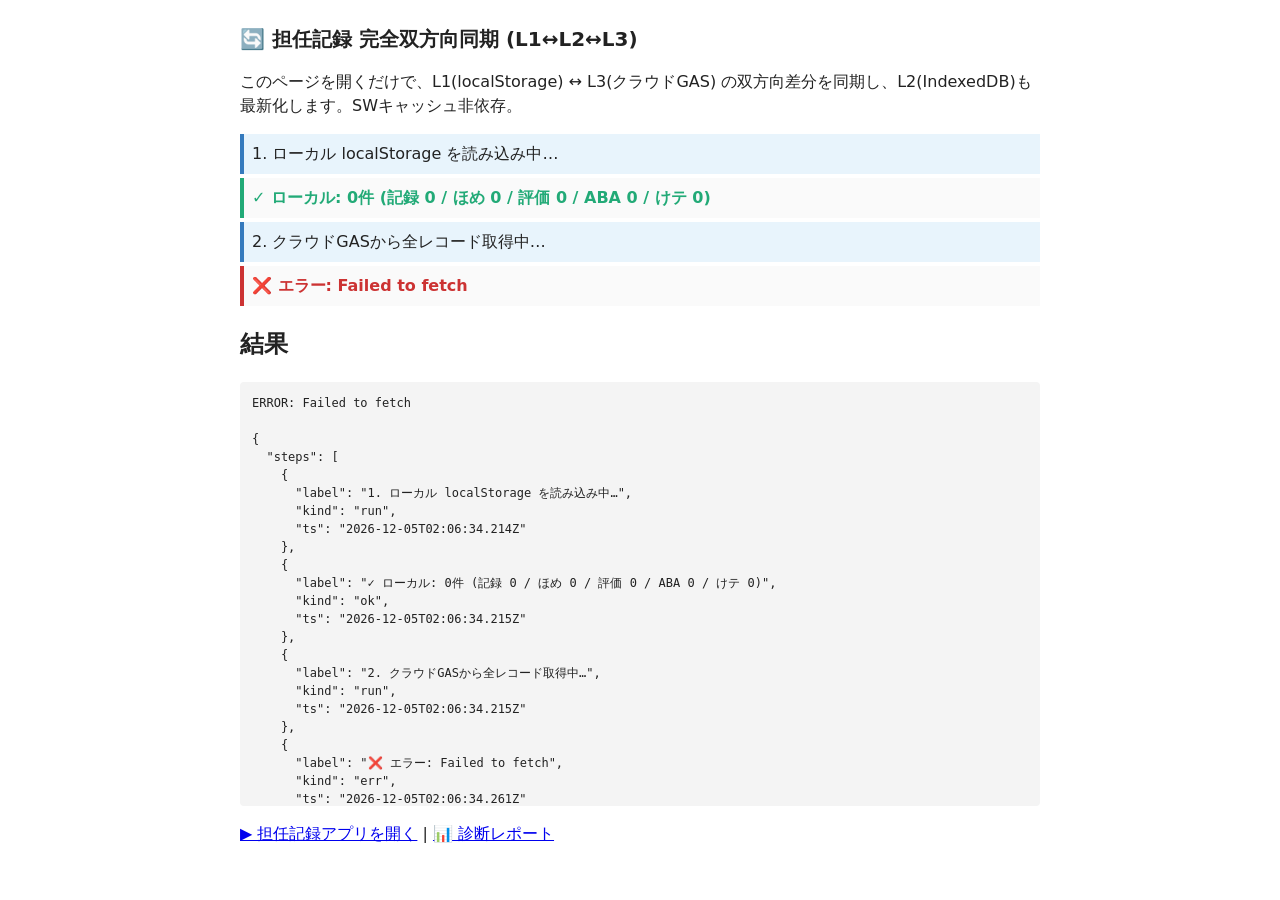
<file: interaction-app/auto-sync.html>
<!DOCTYPE html>
<html lang="ja">
<head>
<meta charset="UTF-8">
<title>担任記録 — 自動同期</title>
<style>
  body { font-family: 'メイリオ', system-ui, sans-serif; max-width: 800px; margin: 24px auto; padding: 0 16px; color: #222; line-height: 1.5; }
  h1 { font-size: 20px; }
  pre { background: #f4f4f4; padding: 12px; border-radius: 4px; font-size: 12px; max-height: 400px; overflow: auto; }
  .ok { color: #2a7; font-weight: bold; }
  .err { color: #c33; font-weight: bold; }
  .info { color: #357abd; font-weight: bold; }
  .step { padding: 8px; margin: 4px 0; background: #fafafa; border-left: 4px solid #ccc; }
  .step.ok { border-left-color: #2a7; }
  .step.err { border-left-color: #c33; }
  .step.run { border-left-color: #357abd; background: #e8f4fc; }
</style>
</head>
<body>
<h1>🔄 担任記録 完全双方向同期 (L1↔L2↔L3)</h1>
<p>このページを開くだけで、L1(localStorage) ↔ L3(クラウドGAS) の双方向差分を同期し、L2(IndexedDB)も最新化します。SWキャッシュ非依存。</p>

<div id="steps"></div>

<h2>結果</h2>
<pre id="result">処理中…</pre>

<p><a href="index.html">▶ 担任記録アプリを開く</a> | <a href="diagnostic.html">📊 診断レポート</a></p>

<script>
const STORAGE_KEY = 'interactionApp_v1';
const SYNC_KEY = 'interactionApp_gasSync';
const LAST_PULL_KEY = 'interactionApp_lastPull';
// F1修正: 個人版GAS資格情報のハードコード削除。設定済み(localStorage)からのみ取得。
// 配布版では各先生がsetup-gas.htmlでGAS設定を入れる前提。

const stepsEl = document.getElementById('steps');
const resultEl = document.getElementById('result');
const log = { steps: [], result: {} };

function step(label, kind = 'run') {
  const el = document.createElement('div');
  el.className = 'step ' + kind;
  el.textContent = label;
  stepsEl.appendChild(el);
  log.steps.push({ label, kind, ts: new Date().toISOString() });
  return el;
}

(async () => {
  try {
    const cfg = JSON.parse(localStorage.getItem(SYNC_KEY) || '{}');
    const ep = cfg.endpoint;
    const ak = cfg.apiKey;
    if (!ep || !ak) {
      step('❌ クラウド同期設定が未入力', 'err');
      resultEl.textContent = 'クラウド同期未設定です。\n\nアプリの「⚙ 設定」タブ → クラウド同期(GAS) で\nWebアプリURLとAPI_KEYを入力してから再度開いてください。\n配布版の場合は setup-gas.html でセットアップウィザードを開けます。';
      return;
    }
    step('1. ローカル localStorage を読み込み中…');
    const data = JSON.parse(localStorage.getItem(STORAGE_KEY) || '{}');
    const localCounts = {
      records: (data.records || []).length,
      praises: (data.praises || []).length,
      evaluations: (data.evaluations || []).length,
      abaRecords: (data.abaRecords || []).length,
      ketebureRecords: (data.ketebureRecords || []).length,
      seatingSnapshots: (data.seatingSnapshots || []).length
    };
    const localTotal = Object.values(localCounts).reduce((a, b) => a + b, 0);
    step(`✓ ローカル: ${localTotal}件 (記録 ${localCounts.records} / ほめ ${localCounts.praises} / 評価 ${localCounts.evaluations} / ABA ${localCounts.abaRecords} / けテ ${localCounts.ketebureRecords})`, 'ok');
    log.result.local = localCounts;

    step('2. クラウドGASから全レコード取得中…');
    const pullUrl = ep + '?key=' + encodeURIComponent(ak) + '&since=2000-01-01T00:00:00.000Z&dataType=all&deviceId=auto-sync-page';
    const r1 = await fetch(pullUrl);
    if (!r1.ok) throw new Error('HTTP ' + r1.status);
    const cloud = await r1.json();
    if (!cloud.ok) throw new Error('GAS error: ' + cloud.error);

    const cloudCounts = {
      records: (cloud.records || []).length,
      praises: (cloud.praises || []).length,
      evaluations: (cloud.evaluations || []).length,
      abaRecords: (cloud.abaRecords || []).length,
      ketebureRecords: (cloud.ketebureRecords || []).length,
      seatingSnapshots: (cloud.seatingSnapshots || cloud.seating || []).length
    };
    const cloudTotal = Object.values(cloudCounts).reduce((a, b) => a + b, 0);
    step(`✓ クラウド: ${cloudTotal}件 (記録 ${cloudCounts.records} / ほめ ${cloudCounts.praises} / 評価 ${cloudCounts.evaluations} / ABA ${cloudCounts.abaRecords} / けテ ${cloudCounts.ketebureRecords})`, 'ok');
    log.result.cloud = cloudCounts;

    step('3. クラウドのID集合を構築中…');
    const cloudIds = new Set();
    // L1修正: 各キーごとに独立に処理 (cloud.seating誤フォールバック削除)
    ['records', 'praises', 'evaluations', 'abaRecords', 'ketebureRecords'].forEach(k => {
      (cloud[k] || []).forEach(x => x && x.id && cloudIds.add(x.id));
    });
    // 席替え: GAS応答は seatingSnapshots か(古い場合)seatingで返す
    (cloud.seatingSnapshots || cloud.seating || []).forEach(x => x && x.id && cloudIds.add(x.id));
    step(`✓ クラウドID集合: ${cloudIds.size}個`, 'ok');

    step('4a. ローカル only レコード(L1にあるがL3に無い)を特定中…');
    const types = [
      { key: 'records', dataType: null, payloadKey: 'records', label: '交友関係' },
      { key: 'praises', dataType: 'praise', payloadKey: 'praises', label: 'ほめ' },
      { key: 'evaluations', dataType: 'evaluation', payloadKey: 'evaluations', label: '評価' },
      { key: 'abaRecords', dataType: 'aba', payloadKey: 'abaRecords', label: 'ABA' },
      { key: 'ketebureRecords', dataType: 'ketebure', payloadKey: 'ketebureRecords', label: 'けテぶれ' }
    ];
    const localOnly = {};
    let totalToPush = 0;
    for (const t of types) {
      const arr = (data[t.key] || []).filter(x => x && x.id && !cloudIds.has(x.id));
      localOnly[t.label] = arr;
      totalToPush += arr.length;
    }
    step(`✓ ローカルonly合計: ${totalToPush}件 (` + Object.entries(localOnly).map(([k, v]) => `${k} ${v.length}`).join(' / ') + ')', totalToPush > 0 ? 'ok' : 'info');
    log.result.localOnly = Object.fromEntries(Object.entries(localOnly).map(([k, v]) => [k, v.length]));

    step('4b. クラウド only レコード(L3にあるがL1に無い)を特定中…');
    const localIds = {};
    for (const t of types) {
      localIds[t.key] = new Set((data[t.key] || []).map(x => x && x.id).filter(Boolean));
    }
    const cloudOnly = {};
    let totalToPull = 0;
    for (const t of types) {
      const arr = (cloud[t.key] || []).filter(x => x && x.id && String(x.deleted) !== '1' && !localIds[t.key].has(x.id));
      cloudOnly[t.label] = arr;
      totalToPull += arr.length;
    }
    step(`✓ クラウドonly合計: ${totalToPull}件 (` + Object.entries(cloudOnly).map(([k, v]) => `${k} ${v.length}`).join(' / ') + ')', totalToPull > 0 ? 'ok' : 'info');
    log.result.cloudOnly = Object.fromEntries(Object.entries(cloudOnly).map(([k, v]) => [k, v.length]));

    if (totalToPush === 0) {
      step('5a. push対象なし → スキップ', 'info');
    } else {
      step(`5a. クラウドへ push (${totalToPush}件)…`);
      const pushed = {};
      for (const t of types) {
        const arr = localOnly[t.label];
        if (arr.length === 0) { pushed[t.label] = 0; continue; }
        const body = { action: 'bulk_add', deviceId: 'auto-sync-page' };
        if (t.dataType) body.dataType = t.dataType;
        body[t.payloadKey] = arr;
        try {
          const r = await fetch(ep + '?key=' + encodeURIComponent(ak), {
            method: 'POST',
            headers: { 'Content-Type': 'text/plain;charset=utf-8' },
            body: JSON.stringify(body)
          });
          const dd = await r.json();
          if (!dd.ok) throw new Error(dd.error || 'GAS error');
          pushed[t.label] = '+' + (dd.added || 0) + '件 (重複skip ' + (dd.skipped || 0) + ')';
          step(`  ${t.label}: ${pushed[t.label]}`, 'ok');
        } catch (e) {
          pushed[t.label] = 'ERR: ' + e.message;
          step(`  ${t.label}: ERR ${e.message}`, 'err');
        }
      }
      log.result.pushed = pushed;
    }

    if (totalToPull === 0) {
      step('5b. pull対象なし → スキップ', 'info');
    } else {
      step(`5b. ローカルへ pull (${totalToPull}件)…`);
      const pulled = {};
      for (const t of types) {
        const arr = cloudOnly[t.label];
        if (arr.length === 0) { pulled[t.label] = 0; continue; }
        // ローカル配列に追加 (deleted=1は既にfilter済)
        if (!Array.isArray(data[t.key])) data[t.key] = [];
        // パース必要なフィールドの正規化
        for (const item of arr) {
          if (typeof item.aspects === 'string') { try { item.aspects = JSON.parse(item.aspects); } catch (_) { item.aspects = []; } }
          if (typeof item.behaviors === 'string') { try { item.behaviors = JSON.parse(item.behaviors); } catch (_) { item.behaviors = [item.behaviors]; } }
          if (typeof item.evidences === 'string') { try { item.evidences = JSON.parse(item.evidences); } catch (_) { item.evidences = []; } }
        }
        data[t.key].push(...arr);
        pulled[t.label] = '+' + arr.length + '件';
        step(`  ${t.label}: ${pulled[t.label]}`, 'ok');
      }
      // L1 (localStorage) にマージ結果を即書き込み
      try {
        localStorage.setItem(STORAGE_KEY, JSON.stringify(data));
        step('  ✓ L1 localStorage 更新完了', 'ok');
      } catch (e) {
        step('  ✗ L1 localStorage 更新失敗: ' + e.message, 'err');
      }
      log.result.pulled = pulled;
    }

    step('6. IndexedDB 同期 (ローカル localStorage → IDB)…');
    // F3修正: localStorage が空 or 異常に小さいとき IDB 上書きを禁止 (過去BU保護)
    const localJsonNow = localStorage.getItem(STORAGE_KEY);
    let idbWriteOk = false;
    if (!localJsonNow) {
      step('  ⚠ localStorage が空のためIDB書き込みをスキップ (過去BU保護)', 'err');
    } else if (localJsonNow.length < 100) {
      step(`  ⚠ localStorage が異常に小さい(${localJsonNow.length}文字)ためIDB書き込みをスキップ (過去BU保護)`, 'err');
    } else if (window.indexedDB) {
      await new Promise((resolve) => {
        const req = indexedDB.open('interactionApp', 1);
        req.onupgradeneeded = (e) => {
          const db = e.target.result;
          if (!db.objectStoreNames.contains('appState')) db.createObjectStore('appState');
        };
        req.onsuccess = () => {
          const db = req.result;
          try {
            const tx = db.transaction(['appState'], 'readwrite');
            tx.objectStore('appState').put({ ts: new Date().toISOString(), json: localJsonNow }, 'current');
            tx.oncomplete = () => { idbWriteOk = true; step(`  ✓ IDB書き込み完了 (${localJsonNow.length}文字)`, 'ok'); resolve(); };
            tx.onerror = () => { step('  ✗ IDB書き込み失敗: ' + (tx.error && tx.error.message), 'err'); resolve(); };
          } catch (e) {
            step('  ✗ IDB tx失敗: ' + e.message, 'err');
            resolve();
          }
        };
        req.onerror = () => { step('  ✗ IDB open失敗: ' + (req.error && req.error.message), 'err'); resolve(); };
      });
    } else {
      step('  ✗ IndexedDB利用不可', 'err');
    }

    step('6b. IDB 件数検証 (書き込み後の実態確認)…');
    if (window.indexedDB) {
      await new Promise((resolve) => {
        const req = indexedDB.open('interactionApp', 1);
        req.onupgradeneeded = (e) => {
          const db = e.target.result;
          if (!db.objectStoreNames.contains('appState')) db.createObjectStore('appState');
        };
        req.onsuccess = () => {
          const db = req.result;
          const r = db.transaction(['appState'], 'readonly').objectStore('appState').get('current');
          r.onsuccess = () => {
            const v = r.result;
            if (!v || !v.json) { step('  ✗ IDBから読み出せず', 'err'); resolve(); return; }
            try {
              const idbData = JSON.parse(v.json);
              const idbCounts = {
                records: (idbData.records||[]).length,
                praises: (idbData.praises||[]).length,
                evaluations: (idbData.evaluations||[]).length,
                aba: (idbData.abaRecords||[]).length,
                kete: (idbData.ketebureRecords||[]).length
              };
              const idbTotal = Object.values(idbCounts).reduce((a,b)=>a+b,0);
              step(`  ✓ IDB現在: 合計${idbTotal}件 (記録${idbCounts.records} / ほめ${idbCounts.praises} / 評価${idbCounts.evaluations} / ABA${idbCounts.aba} / けテ${idbCounts.kete}) ts=${v.ts}`, 'ok');
              log.result.idbAfter = { total: idbTotal, ...idbCounts, ts: v.ts };
            } catch (e) { step('  ✗ IDB parse失敗: ' + e.message, 'err'); }
            resolve();
          };
          r.onerror = () => { step('  ✗ IDB get失敗', 'err'); resolve(); };
        };
        req.onerror = () => { step('  ✗ IDB open失敗', 'err'); resolve(); };
      });
    }

    step('7. クラウド最新件数を再取得 (deleted=1除く生存数)…');
    // info API は deleted=1 を含む raw row数なので、再fetch all して生存数で比較
    const r2 = await fetch(ep + '?key=' + encodeURIComponent(ak) + '&since=2000-01-01T00:00:00.000Z&dataType=all&deviceId=auto-sync-final');
    const cloudFinal = await r2.json();
    const cloudAliveCounts = {};
    let cloudAliveTotal = 0;
    for (const t of types) {
      const arr = (cloudFinal[t.key] || []).filter(x => x && x.id && String(x.deleted) !== '1');
      cloudAliveCounts[t.label] = arr.length;
      cloudAliveTotal += arr.length;
    }
    log.result.cloudAlive = { total: cloudAliveTotal, ...cloudAliveCounts };
    step(`✓ クラウド生存件数(deleted=1除く): 合計${cloudAliveTotal}件 (` + Object.entries(cloudAliveCounts).map(([k,v])=>`${k} ${v}`).join(' / ') + ')', 'ok');

    // 参考: info APIの raw row数 (deleted含む)
    const r3 = await fetch(ep + '?key=' + encodeURIComponent(ak) + '&action=info');
    const info = await r3.json();
    log.result.cloudInfo = info;
    const cloudInfoTotal = (info.total_rows||0) + (info.praise_rows||0) + (info.eval_rows||0) + (info.aba_rows||0) + (info.ketebure_rows||0);
    step(`  (参考) info APIの raw row数: 合計${cloudInfoTotal}件 (deleted=1含む)`, 'info');

    // L1 最新件数も再計測 (deleted=1除く生存数で比較に統一)
    const finalLocal = JSON.parse(localStorage.getItem(STORAGE_KEY) || '{}');
    const aliveLocal = (arr) => (arr || []).filter(x => x && String(x.deleted) !== '1').length;
    const finalLocalCounts = {
      records: aliveLocal(finalLocal.records),
      praises: aliveLocal(finalLocal.praises),
      evaluations: aliveLocal(finalLocal.evaluations),
      abaRecords: aliveLocal(finalLocal.abaRecords),
      ketebureRecords: aliveLocal(finalLocal.ketebureRecords)
    };
    const finalLocalTotal = Object.values(finalLocalCounts).reduce((a,b)=>a+b,0);
    const finalLocalRaw = (finalLocal.records||[]).length + (finalLocal.praises||[]).length + (finalLocal.evaluations||[]).length + (finalLocal.abaRecords||[]).length + (finalLocal.ketebureRecords||[]).length;
    step(`✓ L1 最終生存件数: 合計${finalLocalTotal}件 (deleted含むraw: ${finalLocalRaw}件 / 差${finalLocalRaw - finalLocalTotal}件)`, 'ok');
    log.result.localFinal = { total: finalLocalTotal, raw: finalLocalRaw, ...finalLocalCounts };

    // L2 (IDB) も生存数で再計算
    let idbTotal = '?';
    let idbAliveTotal = '?';
    if (log.result.idbAfter && log.result.idbAfter.total != null) {
      idbTotal = log.result.idbAfter.total;
      // IDBの内容を再度読んで deleted=1 を除外した数を計算
      try {
        await new Promise((resolve) => {
          const req = indexedDB.open('interactionApp', 1);
          req.onupgradeneeded = (e) => { const db = e.target.result; if (!db.objectStoreNames.contains('appState')) db.createObjectStore('appState'); };
          req.onsuccess = () => {
            const db = req.result;
            const r = db.transaction(['appState'], 'readonly').objectStore('appState').get('current');
            r.onsuccess = () => {
              const v = r.result;
              if (v && v.json) {
                try {
                  const idbData = JSON.parse(v.json);
                  idbAliveTotal = aliveLocal(idbData.records) + aliveLocal(idbData.praises) +
                    aliveLocal(idbData.evaluations) + aliveLocal(idbData.abaRecords) +
                    aliveLocal(idbData.ketebureRecords);
                  log.result.idbAlive = idbAliveTotal;
                } catch (_) {}
              }
              resolve();
            };
            r.onerror = () => resolve();
          };
          req.onerror = () => resolve();
        });
      } catch (_) {}
      step(`✓ L2 IDB生存件数: ${idbAliveTotal}件 (raw: ${idbTotal}件)`, 'ok');
    }

    // 3層整合チェック (生存数ベース)
    const allMatch = (finalLocalTotal === idbAliveTotal) && (finalLocalTotal === cloudAliveTotal);
    step(
      allMatch
        ? `🎉 3層完全一致: L1=L2=L3=${finalLocalTotal}件 (生存ベース)`
        : `⚠ 3層差: L1生存=${finalLocalTotal} / L2生存=${idbAliveTotal} / L3生存=${cloudAliveTotal}`,
      allMatch ? 'ok' : 'err'
    );

    step('🎉 完全双方向同期完了', 'ok');
    document.title = (allMatch ? '✅' : '⚠') + ' 双方向同期完了 - 担任記録';
    resultEl.textContent = JSON.stringify(log, null, 2);

    // 結果を localStorage に保存して外部から確認できるように
    try {
      localStorage.setItem('interactionApp_autosync_lastResult', JSON.stringify({
        ts: new Date().toISOString(),
        url: location.href,
        log: log
      }));
    } catch (_) {}

  } catch (e) {
    step('❌ エラー: ' + e.message, 'err');
    document.title = '❌ 同期失敗 - 担任記録';
    resultEl.textContent = 'ERROR: ' + e.message + '\n\n' + JSON.stringify(log, null, 2);
    try {
      localStorage.setItem('interactionApp_autosync_lastResult', JSON.stringify({
        ts: new Date().toISOString(),
        error: e.message,
        log: log
      }));
    } catch (_) {}
  }
})();
</script>
</body>
</html>
</file>
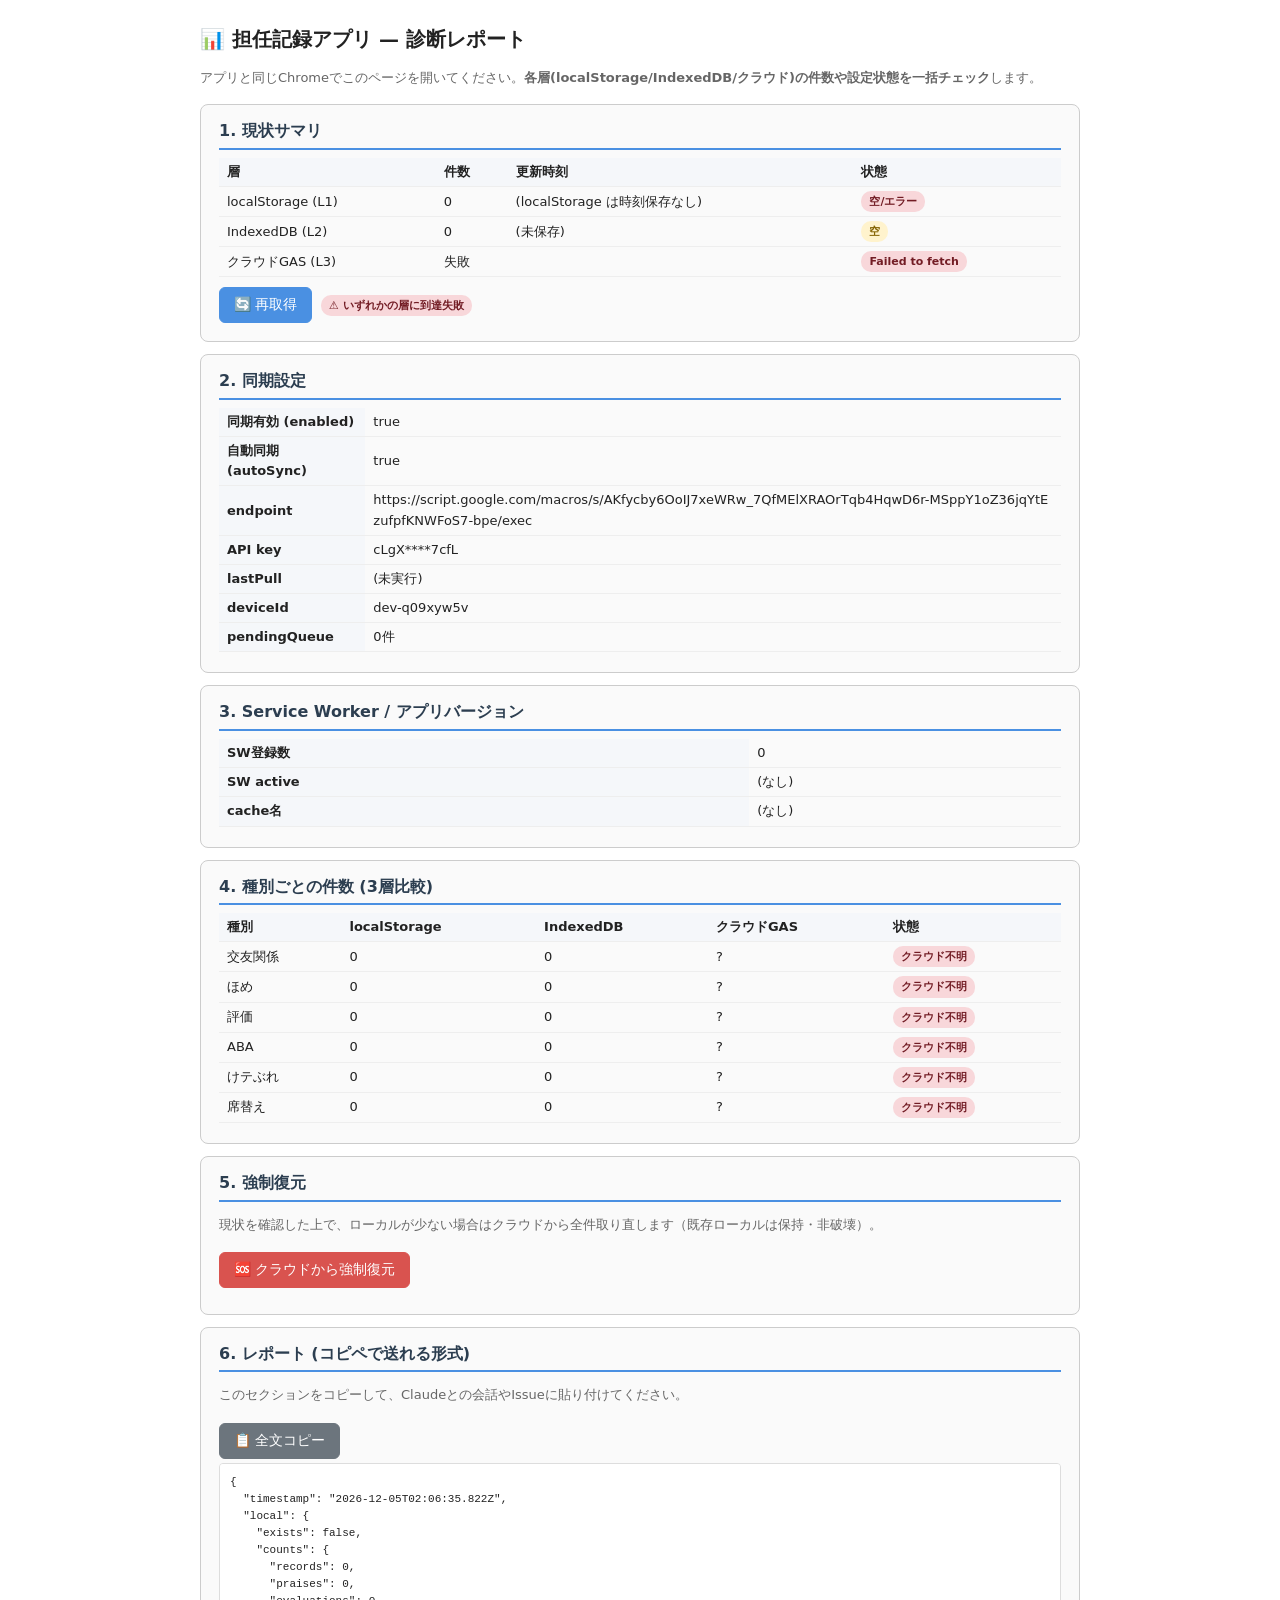
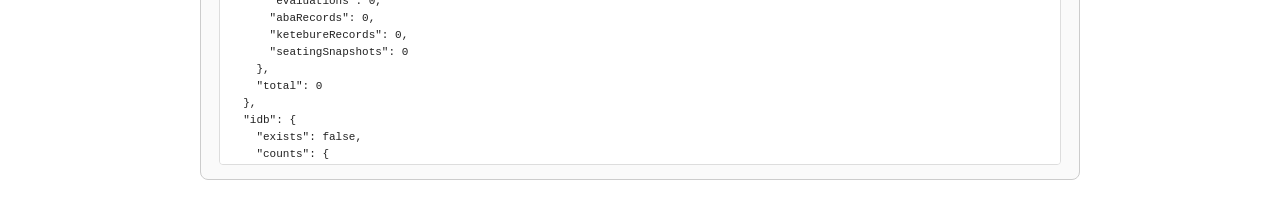
<file: interaction-app/diagnostic.html>
<!DOCTYPE html>
<html lang="ja">
<head>
<meta charset="UTF-8">
<title>担任記録アプリ — 診断レポート</title>
<style>
  body { font-family: 'メイリオ', system-ui, sans-serif; max-width: 880px; margin: 24px auto; padding: 0 16px; color: #222; line-height: 1.55; }
  h1 { font-size: 20px; margin-bottom: 4px; }
  .sub { color: #666; font-size: 13px; margin-bottom: 16px; }
  .card { border: 1px solid #ccc; border-radius: 8px; padding: 14px 18px; margin: 12px 0; background: #fafafa; }
  .card h2 { margin: 0 0 8px; font-size: 16px; color: #2c3e50; border-bottom: 2px solid #4a90e2; padding-bottom: 4px; }
  table { width: 100%; border-collapse: collapse; margin: 6px 0; font-size: 13px; }
  th, td { text-align: left; padding: 4px 8px; border-bottom: 1px solid #eee; }
  th { background: #f5f7fa; }
  .ok { color: #2a7; font-weight: bold; }
  .warn { color: #c70; font-weight: bold; }
  .err { color: #c33; font-weight: bold; }
  .status { display: inline-block; padding: 2px 8px; border-radius: 10px; font-size: 11px; font-weight: bold; }
  .status.ok { background: #d4edda; color: #155724; }
  .status.warn { background: #fff3cd; color: #856404; }
  .status.err { background: #f8d7da; color: #721c24; }
  button { font-size: 14px; padding: 8px 14px; border-radius: 6px; border: 1px solid #4a90e2; background: #4a90e2; color: white; cursor: pointer; margin: 4px 4px 4px 0; }
  button:hover { background: #357abd; }
  button.secondary { background: #6c757d; border-color: #6c757d; }
  button.danger { background: #d9534f; border-color: #d9534f; }
  pre { background: #f4f4f4; padding: 10px; border-radius: 4px; max-height: 280px; overflow: auto; font-size: 12px; }
  .copy-area { background: white; border: 1px solid #ddd; border-radius: 4px; padding: 10px; font-family: monospace; font-size: 11px; white-space: pre-wrap; max-height: 280px; overflow: auto; }
  .note { color: #666; font-size: 13px; }
</style>
</head>
<body>
<h1>📊 担任記録アプリ — 診断レポート</h1>
<p class="sub">アプリと同じChromeでこのページを開いてください。<b>各層(localStorage/IndexedDB/クラウド)の件数や設定状態を一括チェック</b>します。</p>

<div class="card">
  <h2>1. 現状サマリ</h2>
  <table id="summaryTable">
    <thead><tr><th>層</th><th>件数</th><th>更新時刻</th><th>状態</th></tr></thead>
    <tbody>
      <tr><td>localStorage (L1)</td><td id="cell-local-count">…</td><td id="cell-local-ts">…</td><td id="cell-local-status">…</td></tr>
      <tr><td>IndexedDB (L2)</td><td id="cell-idb-count">…</td><td id="cell-idb-ts">…</td><td id="cell-idb-status">…</td></tr>
      <tr><td>クラウドGAS (L3)</td><td id="cell-cloud-count">…</td><td id="cell-cloud-ts">…</td><td id="cell-cloud-status">…</td></tr>
    </tbody>
  </table>
  <button id="refreshBtn">🔄 再取得</button>
  <span id="overallBadge"></span>
</div>

<div class="card">
  <h2>2. 同期設定</h2>
  <table id="cfgTable">
    <tbody>
      <tr><th>同期有効 (enabled)</th><td id="cfg-enabled">…</td></tr>
      <tr><th>自動同期 (autoSync)</th><td id="cfg-auto">…</td></tr>
      <tr><th>endpoint</th><td id="cfg-endpoint" style="word-break:break-all">…</td></tr>
      <tr><th>API key</th><td id="cfg-key">…</td></tr>
      <tr><th>lastPull</th><td id="cfg-lastpull">…</td></tr>
      <tr><th>deviceId</th><td id="cfg-deviceid">…</td></tr>
      <tr><th>pendingQueue</th><td id="cfg-queue">…</td></tr>
    </tbody>
  </table>
</div>

<div class="card">
  <h2>3. Service Worker / アプリバージョン</h2>
  <table>
    <tbody>
      <tr><th>SW登録数</th><td id="sw-count">…</td></tr>
      <tr><th>SW active</th><td id="sw-active" style="word-break:break-all">…</td></tr>
      <tr><th>cache名</th><td id="sw-cache">…</td></tr>
    </tbody>
  </table>
</div>

<div class="card">
  <h2>4. 種別ごとの件数 (3層比較)</h2>
  <table id="typeTable">
    <thead><tr><th>種別</th><th>localStorage</th><th>IndexedDB</th><th>クラウドGAS</th><th>状態</th></tr></thead>
    <tbody id="typeBody">
      <tr><td colspan="5">読み込み中…</td></tr>
    </tbody>
  </table>
</div>

<div class="card">
  <h2>5. 強制復元</h2>
  <p class="note">現状を確認した上で、ローカルが少ない場合はクラウドから全件取り直します（既存ローカルは保持・非破壊）。</p>
  <button id="forceRestoreBtn" class="danger">🆘 クラウドから強制復元</button>
  <div id="restoreOut" style="margin-top:8px"></div>
</div>

<div class="card">
  <h2>6. レポート (コピペで送れる形式)</h2>
  <p class="note">このセクションをコピーして、Claudeとの会話やIssueに貼り付けてください。</p>
  <button id="copyReportBtn" class="secondary">📋 全文コピー</button>
  <div class="copy-area" id="reportArea">…</div>
</div>

<script>
const STORAGE_KEY = 'interactionApp_v1';
const SYNC_KEY = 'interactionApp_gasSync';
const LAST_PULL_KEY = 'interactionApp_lastPull';
const QUEUE_KEY = 'interactionApp_pendingQueue';
const DEVICE_ID_KEY = 'interactionApp_deviceId';
// F1修正: 個人版GAS資格情報のハードコード削除。設定済みlocalStorageからのみ取得。

function counts(s) {
  return {
    records: (s.records || []).length,
    praises: (s.praises || []).length,
    evaluations: (s.evaluations || []).length,
    abaRecords: (s.abaRecords || []).length,
    ketebureRecords: (s.ketebureRecords || []).length,
    seatingSnapshots: (s.seatingSnapshots || []).length
  };
}
function totalOf(c) { return Object.values(c).reduce((a, b) => a + b, 0); }

async function readLocal() {
  try {
    const raw = localStorage.getItem(STORAGE_KEY);
    if (!raw) return { exists: false, data: {} };
    return { exists: true, data: JSON.parse(raw) };
  } catch (e) {
    return { exists: false, data: {}, error: e.message };
  }
}

async function readIdb() {
  if (!window.indexedDB) return { exists: false, data: {}, error: 'IndexedDB unavailable' };
  return new Promise((resolve) => {
    const req = indexedDB.open('interactionApp', 1);
    req.onerror = () => resolve({ exists: false, data: {}, error: req.error?.message });
    req.onupgradeneeded = (e) => {
      const db = e.target.result;
      if (!db.objectStoreNames.contains('appState')) db.createObjectStore('appState');
    };
    req.onsuccess = () => {
      const db = req.result;
      try {
        const tx = db.transaction(['appState'], 'readonly');
        const r = tx.objectStore('appState').get('current');
        r.onsuccess = () => {
          const v = r.result;
          if (!v || !v.json) { resolve({ exists: false, data: {} }); return; }
          try {
            resolve({ exists: true, ts: v.ts, data: JSON.parse(v.json) });
          } catch (e) {
            resolve({ exists: false, data: {}, error: e.message });
          }
        };
        r.onerror = () => resolve({ exists: false, data: {}, error: r.error?.message });
      } catch (e) {
        resolve({ exists: false, data: {}, error: e.message });
      }
    };
  });
}

async function readCloud() {
  const cfg = JSON.parse(localStorage.getItem(SYNC_KEY) || '{}');
  const ep = cfg.endpoint;
  const ak = cfg.apiKey;
  if (!ep || !ak) return { ok: false, error: 'クラウド同期未設定 (設定タブで入力してください)' };
  const url = `${ep}?key=${encodeURIComponent(ak)}&since=2000-01-01T00:00:00.000Z&dataType=all&deviceId=diagnostic`;
  try {
    const r = await fetch(url);
    if (!r.ok) return { ok: false, status: r.status, error: 'HTTP ' + r.status };
    const d = await r.json();
    if (!d.ok) return { ok: false, error: d.error || 'GAS error' };
    return {
      ok: true,
      ts: d.server_time,
      data: {
        records: (d.records || []).filter(x => String(x.deleted) !== '1'),
        praises: (d.praises || []).filter(x => String(x.deleted) !== '1'),
        evaluations: (d.evaluations || []).filter(x => String(x.deleted) !== '1'),
        abaRecords: (d.abaRecords || []).filter(x => String(x.deleted) !== '1'),
        ketebureRecords: (d.ketebureRecords || []).filter(x => String(x.deleted) !== '1'),
        seatingSnapshots: (d.seatingSnapshots || d.seating || []).filter(x => String(x.deleted) !== '1')
      }
    };
  } catch (e) {
    return { ok: false, error: e.message };
  }
}

async function readSW() {
  if (!navigator.serviceWorker) return { count: 0 };
  const regs = await navigator.serviceWorker.getRegistrations();
  return {
    count: regs.length,
    active: regs.map(r => r.active?.scriptURL || r.installing?.scriptURL || '(none)').join(' / '),
    cacheNames: (await caches.keys()).join(', ')
  };
}

function setStatus(cellId, kind, text) {
  const el = document.getElementById(cellId);
  el.innerHTML = '<span class="status ' + kind + '">' + text + '</span>';
}

function setText(id, txt) { document.getElementById(id).textContent = txt; }

function maskKey(k) {
  if (!k) return '(未設定)';
  if (k.length <= 8) return '****';
  return k.slice(0, 4) + '****' + k.slice(-4);
}

let _lastReport = {};

async function refresh() {
  document.getElementById('cell-local-count').textContent = '…';
  document.getElementById('cell-idb-count').textContent = '…';
  document.getElementById('cell-cloud-count').textContent = '…';

  const [local, idb, cloud, sw] = await Promise.all([
    readLocal(), readIdb(), readCloud(), readSW()
  ]);

  const localCounts = counts(local.data);
  const idbCounts = counts(idb.data);
  const cloudCounts = cloud.ok ? counts(cloud.data) : null;

  // Layer 1
  setText('cell-local-count', totalOf(localCounts));
  setText('cell-local-ts', '(localStorage は時刻保存なし)');
  setStatus('cell-local-status', local.exists ? 'ok' : 'err', local.exists ? '存在' : '空/エラー');

  // Layer 2
  setText('cell-idb-count', totalOf(idbCounts));
  setText('cell-idb-ts', idb.ts ? new Date(idb.ts).toLocaleString('ja-JP') : '(未保存)');
  setStatus('cell-idb-status', idb.exists ? 'ok' : 'warn', idb.exists ? '存在' : '空');

  // Layer 3
  if (cloud.ok) {
    setText('cell-cloud-count', totalOf(cloudCounts));
    setText('cell-cloud-ts', cloud.ts ? new Date(cloud.ts).toLocaleString('ja-JP') : '');
    setStatus('cell-cloud-status', 'ok', '到達OK');
  } else {
    setText('cell-cloud-count', '失敗');
    setText('cell-cloud-ts', '');
    setStatus('cell-cloud-status', 'err', cloud.error || 'fail');
  }

  // 全体バッジ
  const overall = document.getElementById('overallBadge');
  if (cloud.ok && local.exists && idb.exists) {
    const localT = totalOf(localCounts), idbT = totalOf(idbCounts), cloudT = totalOf(cloudCounts);
    const maxT = Math.max(localT, idbT, cloudT);
    const minT = Math.min(localT, idbT, cloudT);
    if (maxT - minT >= 5) {
      overall.innerHTML = '<span class="status warn">⚠ 3層に件数差あり (' + minT + '〜' + maxT + ')</span>';
    } else {
      overall.innerHTML = '<span class="status ok">✅ 3層整合 (' + maxT + '件)</span>';
    }
  } else {
    overall.innerHTML = '<span class="status err">⚠ いずれかの層に到達失敗</span>';
  }

  // 設定
  const cfg = JSON.parse(localStorage.getItem(SYNC_KEY) || '{}');
  setText('cfg-enabled', String(cfg.enabled));
  setText('cfg-auto', String(cfg.autoSync));
  setText('cfg-endpoint', cfg.endpoint || '(未設定)');
  setText('cfg-key', maskKey(cfg.apiKey));
  setText('cfg-lastpull', localStorage.getItem(LAST_PULL_KEY) || '(未実行)');
  setText('cfg-deviceid', localStorage.getItem(DEVICE_ID_KEY) || '(未割当)');
  let queueLen = 0;
  try { queueLen = JSON.parse(localStorage.getItem(QUEUE_KEY) || '[]').length; } catch (_) {}
  setText('cfg-queue', queueLen + '件' + (queueLen > 0 ? ' ⚠ 未送信あり' : ''));

  // SW
  setText('sw-count', sw.count);
  setText('sw-active', sw.active || '(なし)');
  setText('sw-cache', sw.cacheNames || '(なし)');

  // 種別ごと
  const tb = document.getElementById('typeBody');
  tb.innerHTML = '';
  const types = [
    ['交友関係', 'records'],
    ['ほめ', 'praises'],
    ['評価', 'evaluations'],
    ['ABA', 'abaRecords'],
    ['けテぶれ', 'ketebureRecords'],
    ['席替え', 'seatingSnapshots'],
  ];
  for (const [label, key] of types) {
    const lc = localCounts[key] || 0;
    const ic = idbCounts[key] || 0;
    const cc = cloudCounts ? (cloudCounts[key] || 0) : '?';
    let st = '<span class="status ok">一致</span>';
    if (cloudCounts) {
      const max = Math.max(lc, ic, cc);
      const min = Math.min(lc, ic, cc);
      if (max - min >= 3) st = '<span class="status warn">差' + (max-min) + '件</span>';
      if (max === 0) st = '<span class="status">―</span>';
    } else {
      st = '<span class="status err">クラウド不明</span>';
    }
    tb.insertAdjacentHTML('beforeend',
      `<tr><td>${label}</td><td>${lc}</td><td>${ic}</td><td>${cc}</td><td>${st}</td></tr>`);
  }

  // レポート文字列
  _lastReport = {
    timestamp: new Date().toISOString(),
    local: { exists: local.exists, counts: localCounts, total: totalOf(localCounts), error: local.error },
    idb: { exists: idb.exists, ts: idb.ts, counts: idbCounts, total: totalOf(idbCounts), error: idb.error },
    cloud: { ok: cloud.ok, ts: cloud.ts, counts: cloudCounts, total: cloudCounts ? totalOf(cloudCounts) : null, error: cloud.error },
    config: {
      enabled: cfg.enabled, autoSync: cfg.autoSync,
      endpoint: cfg.endpoint, apiKeyMasked: maskKey(cfg.apiKey),
      lastPull: localStorage.getItem(LAST_PULL_KEY),
      deviceId: localStorage.getItem(DEVICE_ID_KEY),
      pendingQueue: queueLen
    },
    sw: sw,
    location: { href: location.href, origin: location.origin },
    userAgent: navigator.userAgent
  };
  document.getElementById('reportArea').textContent = JSON.stringify(_lastReport, null, 2);
}

document.getElementById('refreshBtn').onclick = refresh;
document.getElementById('copyReportBtn').onclick = async () => {
  try {
    await navigator.clipboard.writeText(JSON.stringify(_lastReport, null, 2));
    document.getElementById('copyReportBtn').textContent = '✓ コピー完了';
    setTimeout(() => { document.getElementById('copyReportBtn').textContent = '📋 全文コピー'; }, 1500);
  } catch (e) {
    alert('コピー失敗: ' + e.message + '\n手動で全選択してコピーしてください');
  }
};
document.getElementById('forceRestoreBtn').onclick = async () => {
  const out = document.getElementById('restoreOut');
  out.innerHTML = '<span class="warn">クラウドから取得中…</span>';
  try {
    const cloud = await readCloud();
    if (!cloud.ok) { out.innerHTML = '<span class="err">クラウド取得失敗: ' + cloud.error + '</span>'; return; }
    const local = await readLocal();
    const data = local.data || {};
    if (!Array.isArray(data.records)) data.records = [];
    if (!Array.isArray(data.praises)) data.praises = [];
    if (!Array.isArray(data.evaluations)) data.evaluations = [];
    if (!Array.isArray(data.abaRecords)) data.abaRecords = [];
    if (!Array.isArray(data.ketebureRecords)) data.ketebureRecords = [];
    if (!Array.isArray(data.seatingSnapshots)) data.seatingSnapshots = [];

    const beforeTotal = totalOf(counts(data));
    const ts = new Date().toISOString().replace(/[:.]/g, '-');
    try { localStorage.setItem('interaction-pre-recovery-' + ts, JSON.stringify(data)); } catch(_) {}

    function mergeArr(localArr, cloudArr) {
      const ids = new Set(localArr.map(x => x && x.id).filter(Boolean));
      let added = 0;
      for (const item of (cloudArr || [])) {
        if (!item || !item.id) continue;
        if (ids.has(item.id)) continue;
        localArr.push(item);
        ids.add(item.id);
        added++;
      }
      return added;
    }
    let added = 0;
    added += mergeArr(data.records, cloud.data.records);
    added += mergeArr(data.praises, cloud.data.praises);
    added += mergeArr(data.evaluations, cloud.data.evaluations);
    added += mergeArr(data.abaRecords, cloud.data.abaRecords);
    added += mergeArr(data.ketebureRecords, cloud.data.ketebureRecords);
    added += mergeArr(data.seatingSnapshots, cloud.data.seatingSnapshots);

    localStorage.setItem(STORAGE_KEY, JSON.stringify(data));
    localStorage.removeItem(LAST_PULL_KEY);
    const afterTotal = totalOf(counts(data));
    out.innerHTML = '<span class="ok">✅ 復元完了。' + beforeTotal + ' → ' + afterTotal + '件 (+' + added + ')</span>';
    setTimeout(refresh, 200);
  } catch (e) {
    out.innerHTML = '<span class="err">エラー: ' + e.message + '</span>';
  }
};

refresh();
</script>
</body>
</html>
</file>
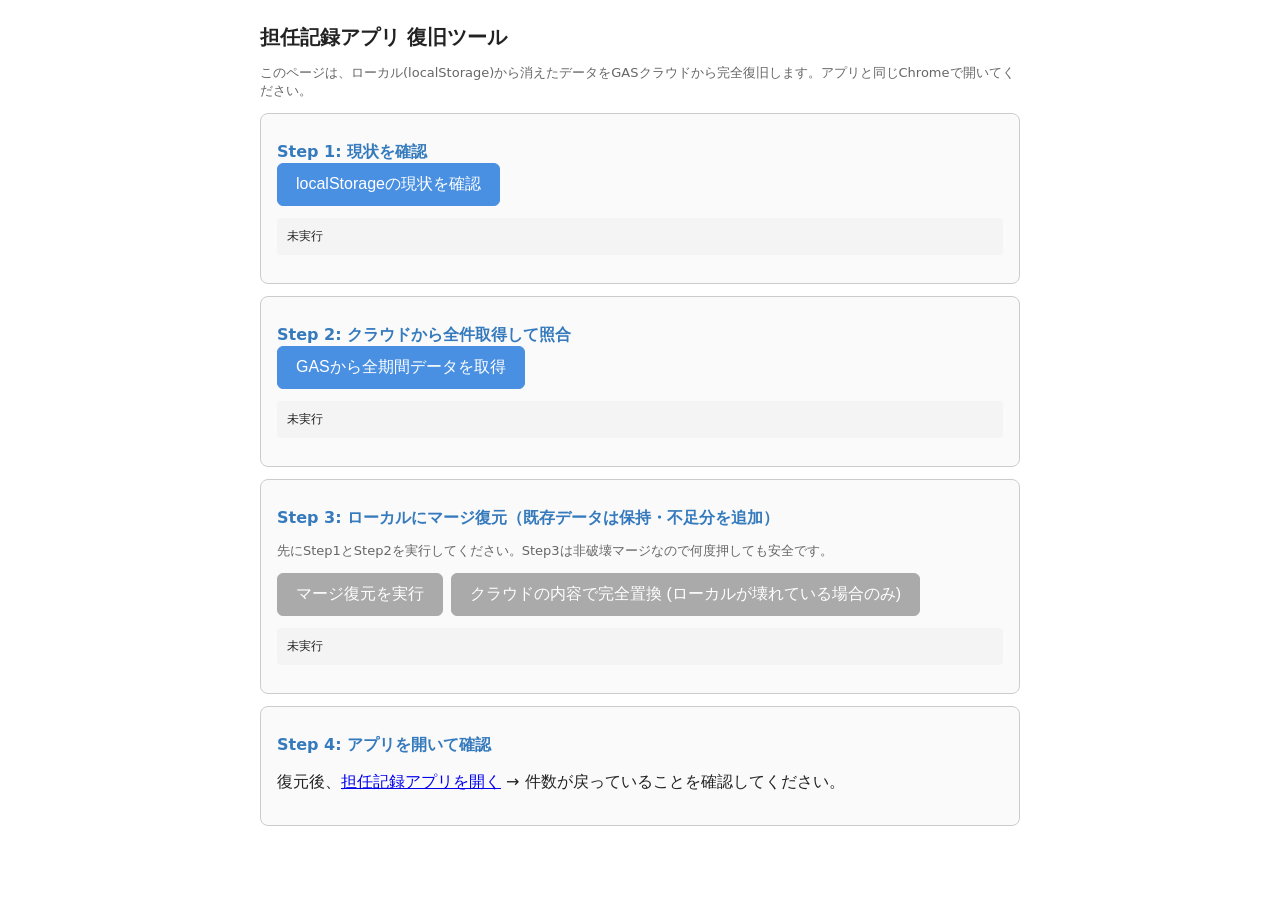
<file: interaction-app/recovery.html>
<!DOCTYPE html>
<html lang="ja">
<head>
<meta charset="UTF-8">
<title>担任記録アプリ 復旧ツール</title>
<style>
  body { font-family: 'メイリオ', system-ui, sans-serif; max-width: 760px; margin: 24px auto; padding: 0 16px; color: #222; }
  h1 { font-size: 20px; }
  .card { border: 1px solid #ccc; border-radius: 8px; padding: 16px; margin: 12px 0; background: #fafafa; }
  button { font-size: 16px; padding: 10px 18px; border-radius: 6px; border: 1px solid #4a90e2; background: #4a90e2; color: white; cursor: pointer; }
  button:hover { background: #357abd; }
  button:disabled { background: #aaa; border-color: #aaa; cursor: not-allowed; }
  .danger { background: #d9534f; border-color: #d9534f; }
  .danger:hover { background: #b53b39; }
  pre { background: #f4f4f4; padding: 10px; border-radius: 4px; max-height: 320px; overflow: auto; font-size: 12px; }
  .row { display: flex; gap: 8px; align-items: center; flex-wrap: wrap; margin: 8px 0; }
  .ok { color: #2a7; font-weight: bold; }
  .err { color: #c33; font-weight: bold; }
  .note { color: #666; font-size: 13px; }
  .step { font-weight: bold; color: #357abd; margin-top: 12px; }
</style>
</head>
<body>
<h1>担任記録アプリ 復旧ツール</h1>
<p class="note">このページは、ローカル(localStorage)から消えたデータをGASクラウドから完全復旧します。アプリと同じChromeで開いてください。</p>

<div class="card">
  <div class="step">Step 1: 現状を確認</div>
  <button id="btnInspect">localStorageの現状を確認</button>
  <pre id="inspectOut">未実行</pre>
</div>

<div class="card">
  <div class="step">Step 2: クラウドから全件取得して照合</div>
  <button id="btnFetch">GASから全期間データを取得</button>
  <pre id="fetchOut">未実行</pre>
</div>

<div class="card">
  <div class="step">Step 3: ローカルにマージ復元（既存データは保持・不足分を追加）</div>
  <p class="note">先にStep1とStep2を実行してください。Step3は非破壊マージなので何度押しても安全です。</p>
  <div class="row">
    <button id="btnMerge" disabled>マージ復元を実行</button>
    <button id="btnHardReplace" class="danger" disabled>クラウドの内容で完全置換 (ローカルが壊れている場合のみ)</button>
  </div>
  <pre id="mergeOut">未実行</pre>
</div>

<div class="card">
  <div class="step">Step 4: アプリを開いて確認</div>
  <p>復元後、<a href="index.html" target="_blank">担任記録アプリを開く</a> → 件数が戻っていることを確認してください。</p>
</div>

<script>
const STORAGE_KEY = 'interactionApp_v1';
const SYNC_STORAGE_KEY = 'interactionApp_gasSync';
const LAST_PULL_KEY = 'interactionApp_lastPull';
// F1修正: 個人版GAS資格情報のハードコード削除。設定済みlocalStorageからのみ取得。

let cloudData = null;

function counts(s) {
  return {
    records: (s.records||[]).length,
    praises: (s.praises||[]).length,
    evaluations: (s.evaluations||[]).length,
    abaRecords: (s.abaRecords||[]).length,
    ketebureRecords: (s.ketebureRecords||[]).length,
    seatingSnapshots: (s.seatingSnapshots||[]).length,
  };
}

function readLocal() {
  try {
    const raw = localStorage.getItem(STORAGE_KEY);
    return raw ? JSON.parse(raw) : {};
  } catch (e) {
    return { __error: e.message };
  }
}

function todayCount(arr) {
  const today = new Date().toISOString().slice(0, 10);
  return (arr||[]).filter(x => {
    const t = x && (x.timestamp || x.edited_at || x.date) || '';
    return String(t).startsWith(today);
  }).length;
}

document.getElementById('btnInspect').onclick = () => {
  const local = readLocal();
  const lastPull = localStorage.getItem(LAST_PULL_KEY);
  const sync = localStorage.getItem(SYNC_STORAGE_KEY);
  const snaps = [];
  for (let i = 0; i < 10; i++) {
    const k = 'interaction-snap-' + i;
    const v = localStorage.getItem(k);
    if (v) {
      try {
        const w = JSON.parse(v);
        const d = JSON.parse(w.data);
        snaps.push({ key: k, ts: w.ts, counts: counts(d), todayPraises: todayCount(d.praises), todayEvals: todayCount(d.evaluations) });
      } catch (_) { snaps.push({ key: k, error: 'parse fail' }); }
    }
  }
  const shrinkLogs = [];
  for (let i = 0; i < localStorage.length; i++) {
    const k = localStorage.key(i);
    if (k && k.startsWith('interaction-shrink-log-')) {
      try {
        const w = JSON.parse(localStorage.getItem(k));
        const d = JSON.parse(w.data);
        shrinkLogs.push({ key: k, ts: w.ts, reason: w.reason, counts: counts(d) });
      } catch (_) {}
    }
  }
  const out = {
    'localStorageの担任記録データ件数': counts(local),
    '今日(2026-05-07)の件数': {
      records: todayCount(local.records),
      praises: todayCount(local.praises),
      evaluations: todayCount(local.evaluations),
      abaRecords: todayCount(local.abaRecords),
    },
    'lastPull': lastPull,
    '同期設定': sync ? JSON.parse(sync) : null,
    'スナップショット(自動バックアップ最新10件)': snaps.sort((a,b)=>(b.ts||'').localeCompare(a.ts||'')),
    '縮小検知バックアップ': shrinkLogs,
  };
  document.getElementById('inspectOut').textContent = JSON.stringify(out, null, 2);
};

document.getElementById('btnFetch').onclick = async () => {
  const out = document.getElementById('fetchOut');
  out.textContent = 'GAS取得中…';
  // F1修正: クラウド設定を localStorage から取得 (個人GAS資格情報のハードコード排除)
  const cfg = JSON.parse(localStorage.getItem(SYNC_STORAGE_KEY) || '{}');
  const ep = cfg.endpoint;
  const ak = cfg.apiKey;
  if (!ep || !ak) {
    out.innerHTML = '<span class="err">❌ クラウド同期未設定</span>\n設定タブの「クラウド同期(GAS)」でWebアプリURLとAPI_KEYを入力してから再度実行してください。';
    return;
  }
  try {
    const url = `${ep}?key=${encodeURIComponent(ak)}&since=2000-01-01T00:00:00.000Z&dataType=all&deviceId=recovery-tool`;
    const res = await fetch(url);
    if (!res.ok) throw new Error('HTTP ' + res.status);
    cloudData = await res.json();
    if (!cloudData.ok) throw new Error(cloudData.error || 'GAS error');
    const summary = {
      'クラウド全件': counts(cloudData),
      '今日(2026-05-07)の件数': {
        records: todayCount(cloudData.records),
        praises: todayCount(cloudData.praises),
        evaluations: todayCount(cloudData.evaluations),
        abaRecords: todayCount(cloudData.abaRecords),
      },
      'server_time': cloudData.server_time,
    };
    out.innerHTML = '<span class="ok">✅ 取得成功</span>\n' + JSON.stringify(summary, null, 2);
    document.getElementById('btnMerge').disabled = false;
    document.getElementById('btnHardReplace').disabled = false;
  } catch (e) {
    out.innerHTML = '<span class="err">❌ 取得失敗: ' + e.message + '</span>';
  }
};

function normalizeRecord(x) { return x; }

function mergeArr(localArr, pulledArr) {
  if (!Array.isArray(localArr)) localArr = [];
  if (!Array.isArray(pulledArr)) return { arr: localArr, added: 0, updated: 0, deleted: 0 };
  const idx = new Map(localArr.map((x, i) => [x.id, i]));
  let added = 0, updated = 0, deleted = 0;
  for (const item of pulledArr) {
    if (!item || !item.id) continue;
    const localPos = idx.get(item.id);
    if (String(item.deleted) === '1') {
      // 削除フラグはマージ復元では無視（既存ローカルを尊重）
      continue;
    }
    if (localPos === undefined) {
      localArr.push(item);
      idx.set(item.id, localArr.length - 1);
      added++;
    } else {
      const localTs = localArr[localPos].edited_at || localArr[localPos].timestamp || '';
      const pulledTs = item.edited_at || item.timestamp || '';
      if (pulledTs && pulledTs > localTs) {
        localArr[localPos] = item;
        updated++;
      }
    }
  }
  return { arr: localArr, added, updated, deleted };
}

function parseEvidences(arr) {
  if (!Array.isArray(arr)) return arr;
  for (const e of arr) {
    if (typeof e.evidences === 'string' && e.evidences) {
      try { e.evidences = JSON.parse(e.evidences); } catch (_) { e.evidences = []; }
    }
    if (!Array.isArray(e.evidences)) e.evidences = [];
  }
  return arr;
}

function parseAbaBehaviors(arr) {
  if (!Array.isArray(arr)) return arr;
  for (const r of arr) {
    if (typeof r.behaviors === 'string' && r.behaviors) {
      try { r.behaviors = JSON.parse(r.behaviors); } catch (_) { r.behaviors = [r.behaviors]; }
    }
  }
  return arr;
}

function parseKetAspects(arr) {
  if (!Array.isArray(arr)) return arr;
  for (const k of arr) {
    if (typeof k.aspects === 'string' && k.aspects) {
      try { k.aspects = JSON.parse(k.aspects); } catch (_) { k.aspects = []; }
    }
    if (!Array.isArray(k.aspects)) k.aspects = [];
  }
  return arr;
}

function parseSeatGroups(arr) {
  if (!Array.isArray(arr)) return arr;
  for (const s of arr) {
    if (typeof s.groups === 'string') { try { s.groups = JSON.parse(s.groups); } catch (_) { s.groups = []; } }
    else if (typeof s.groups_json === 'string') { try { s.groups = JSON.parse(s.groups_json); } catch (_) { s.groups = []; } }
  }
  return arr;
}

document.getElementById('btnMerge').onclick = () => {
  if (!cloudData) { alert('先にStep2を実行してください'); return; }
  const out = document.getElementById('mergeOut');
  // 復元前バックアップ
  const before = readLocal();
  const ts = new Date().toISOString().replace(/[:.]/g, '-');
  try { localStorage.setItem('interaction-pre-recovery-' + ts, JSON.stringify(before)); } catch (_) {}

  const data = before;
  if (!Array.isArray(data.records)) data.records = [];
  if (!Array.isArray(data.praises)) data.praises = [];
  if (!Array.isArray(data.evaluations)) data.evaluations = [];
  if (!Array.isArray(data.abaRecords)) data.abaRecords = [];
  if (!Array.isArray(data.ketebureRecords)) data.ketebureRecords = [];
  if (!Array.isArray(data.seatingSnapshots)) data.seatingSnapshots = [];

  const r1 = mergeArr(data.records, cloudData.records || []);
  const r2 = mergeArr(data.praises, cloudData.praises || []);
  const r3 = mergeArr(data.evaluations, parseEvidences(cloudData.evaluations || []));
  const r4 = mergeArr(data.abaRecords, parseAbaBehaviors(cloudData.abaRecords || []));
  const r5 = mergeArr(data.ketebureRecords, parseKetAspects(cloudData.ketebureRecords || []));

  // seatingSnapshots は ID重複追加せず追加のみ
  const existSeat = new Set(data.seatingSnapshots.map(s => s.id));
  let seatAdded = 0;
  for (const s of parseSeatGroups(cloudData.seatingSnapshots || cloudData.seating || [])) {
    if (!s || !s.id) continue;
    if (String(s.deleted) === '1') continue;
    if (existSeat.has(s.id)) continue;
    if (!Array.isArray(s.groups)) continue;
    data.seatingSnapshots.push({ id: s.id, date: s.date||'', label: s.label||'', groups: s.groups, deviceId: s.deviceId||'' });
    seatAdded++;
  }

  data.records = r1.arr;
  data.praises = r2.arr;
  data.evaluations = r3.arr;
  data.abaRecords = r4.arr;
  data.ketebureRecords = r5.arr;

  try {
    localStorage.setItem(STORAGE_KEY, JSON.stringify(data));
    // lastPull をリセット → 次回起動時のpullで漏れがないように
    localStorage.removeItem(LAST_PULL_KEY);
    out.innerHTML = '<span class="ok">✅ マージ復元完了</span>\n' + JSON.stringify({
      added: { records: r1.added, praises: r2.added, evaluations: r3.added, abaRecords: r4.added, ketebureRecords: r5.added, seating: seatAdded },
      updated: { records: r1.updated, praises: r2.updated, evaluations: r3.updated, abaRecords: r4.updated, ketebureRecords: r5.updated },
      'マージ後のローカル件数': counts(data),
      '復元前のスナップショット': 'interaction-pre-recovery-' + ts,
    }, null, 2);
  } catch (e) {
    out.innerHTML = '<span class="err">❌ 書き込み失敗: ' + e.message + '</span>';
  }
};

document.getElementById('btnHardReplace').onclick = () => {
  if (!cloudData) { alert('先にStep2を実行してください'); return; }
  if (!confirm('ローカルをクラウドの内容で完全置換します。続行しますか？\n(現在のローカルは別キーにバックアップされます)')) return;
  const out = document.getElementById('mergeOut');
  const before = readLocal();
  const ts = new Date().toISOString().replace(/[:.]/g, '-');
  try { localStorage.setItem('interaction-pre-recovery-' + ts, JSON.stringify(before)); } catch (_) {}

  const data = {
    records: cloudData.records || [],
    praises: cloudData.praises || [],
    evaluations: parseEvidences(cloudData.evaluations || []),
    abaRecords: parseAbaBehaviors(cloudData.abaRecords || []),
    ketebureRecords: parseKetAspects(cloudData.ketebureRecords || []),
    seatingSnapshots: parseSeatGroups(cloudData.seatingSnapshots || cloudData.seating || []).filter(s => Array.isArray(s.groups)),
    settings: before.settings || {},
    events: before.events || [],
    attributes: before.attributes || {},
  };

  // クラウドの削除フラグを反映
  data.records = data.records.filter(x => String(x.deleted) !== '1');
  data.praises = data.praises.filter(x => String(x.deleted) !== '1');
  data.evaluations = data.evaluations.filter(x => String(x.deleted) !== '1');
  data.abaRecords = data.abaRecords.filter(x => String(x.deleted) !== '1');
  data.ketebureRecords = data.ketebureRecords.filter(x => String(x.deleted) !== '1');

  try {
    localStorage.setItem(STORAGE_KEY, JSON.stringify(data));
    localStorage.removeItem(LAST_PULL_KEY);
    out.innerHTML = '<span class="ok">✅ 完全置換完了</span>\n' + JSON.stringify({
      'ローカル件数': counts(data),
      '復元前バックアップ': 'interaction-pre-recovery-' + ts,
    }, null, 2);
  } catch (e) {
    out.innerHTML = '<span class="err">❌ 書き込み失敗: ' + e.message + '</span>';
  }
};
</script>
</body>
</html>
</file>
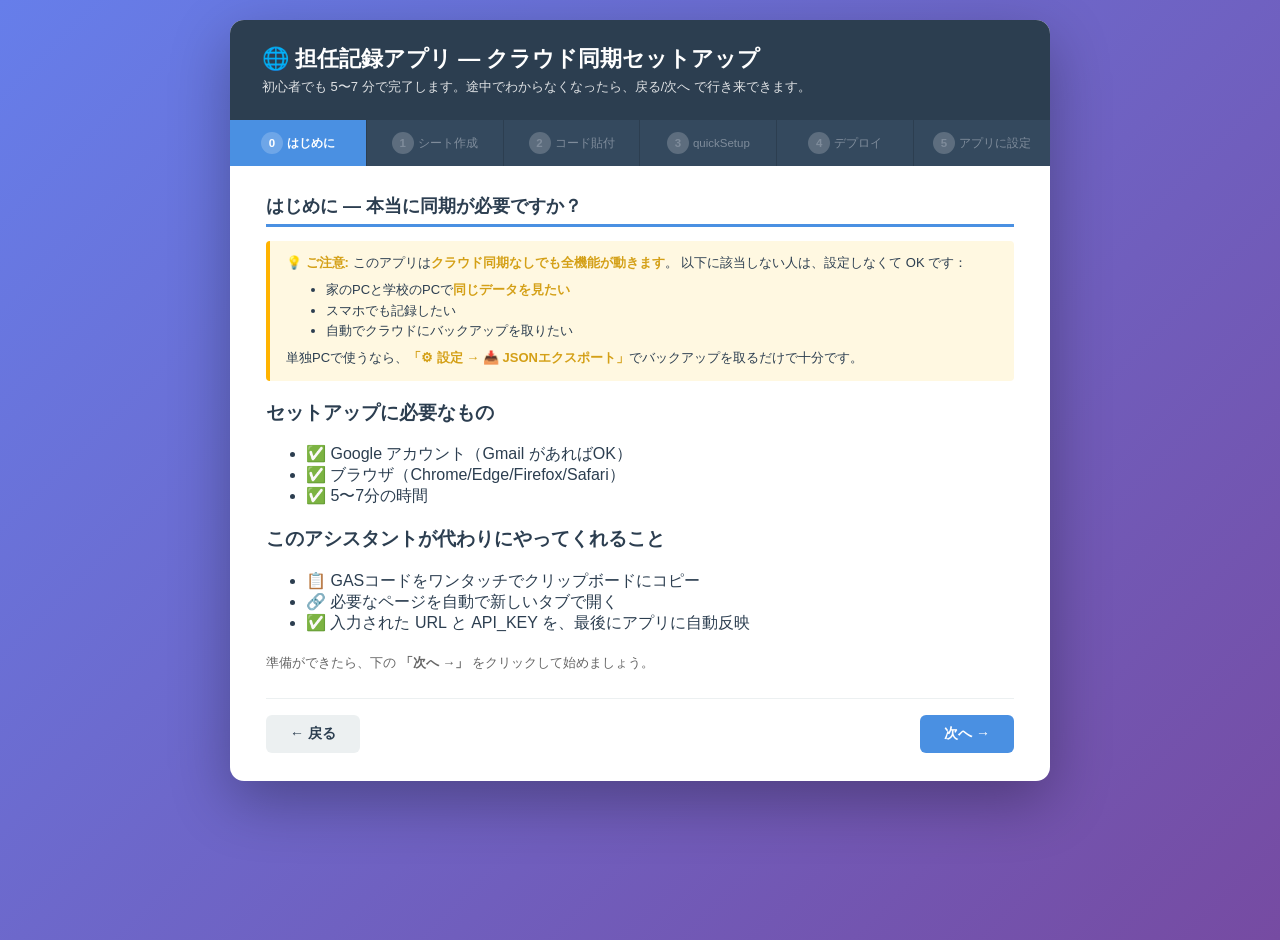
<file: interaction-app/setup-gas.html>
<!DOCTYPE html>
<html lang="ja">
<head>
<meta charset="UTF-8">
<title>担任記録アプリ — クラウド同期セットアップ</title>
<style>
  body {
    font-family: "Hiragino Sans", "Yu Gothic", "Meiryo", sans-serif;
    background: linear-gradient(135deg, #667eea 0%, #764ba2 100%);
    min-height: 100vh;
    margin: 0;
    padding: 20px;
    color: #2c3e50;
  }
  .container {
    max-width: 820px;
    margin: 0 auto;
    background: white;
    border-radius: 14px;
    box-shadow: 0 20px 60px rgba(0,0,0,0.3);
    overflow: hidden;
  }
  header {
    background: #2c3e50;
    color: white;
    padding: 24px 32px;
  }
  header h1 { margin: 0; font-size: 22px; }
  header p { margin: 4px 0 0; font-size: 13px; opacity: 0.85; }
  .progress {
    display: flex;
    background: #34495e;
    padding: 0;
  }
  .step-tab {
    flex: 1;
    text-align: center;
    padding: 12px 4px;
    color: #7f8c9b;
    font-size: 11.5px;
    border-right: 1px solid #2c3e50;
    cursor: pointer;
    transition: all .2s;
  }
  .step-tab:last-child { border-right: none; }
  .step-tab.active {
    background: #4a90e2;
    color: white;
    font-weight: 600;
  }
  .step-tab.done {
    background: #27ae60;
    color: white;
  }
  .step-tab .num {
    display: inline-block;
    width: 22px; height: 22px; line-height: 22px;
    border-radius: 50%;
    background: rgba(255,255,255,0.2);
    margin-right: 4px;
    font-weight: bold;
  }
  main {
    padding: 28px 36px;
  }
  .step { display: none; }
  .step.active { display: block; }
  .step h2 {
    margin: 0 0 14px;
    font-size: 18px;
    color: #2c3e50;
    border-bottom: 3px solid #4a90e2;
    padding-bottom: 6px;
  }
  .step p { line-height: 1.7; font-size: 14px; }
  .step ol { line-height: 1.9; font-size: 14px; padding-left: 24px; }
  .step ol li { margin: 6px 0; }
  .step ol li b.click {
    color: #4a90e2;
    background: #ebf3fc;
    padding: 1px 6px;
    border-radius: 3px;
    font-weight: 600;
  }
  .actbtn {
    display: inline-block;
    padding: 10px 20px;
    background: #4a90e2;
    color: white;
    border: none;
    border-radius: 6px;
    font-size: 14px;
    font-weight: 600;
    cursor: pointer;
    text-decoration: none;
    margin: 6px 8px 6px 0;
    transition: all .2s;
  }
  .actbtn:hover { background: #357abd; transform: translateY(-1px); }
  .actbtn.primary { background: #27ae60; }
  .actbtn.primary:hover { background: #219a52; }
  .actbtn.copy { background: #e67e22; }
  .actbtn.copy:hover { background: #d35400; }
  .actbtn:disabled { background: #bdc3c7 !important; cursor: not-allowed; transform: none; }
  .nav {
    display: flex;
    justify-content: space-between;
    margin-top: 24px;
    padding-top: 16px;
    border-top: 1px solid #ecf0f1;
  }
  .nav button {
    padding: 10px 24px;
    border: none;
    border-radius: 6px;
    font-size: 14px;
    font-weight: 600;
    cursor: pointer;
  }
  .btn-back { background: #ecf0f1; color: #2c3e50; }
  .btn-back:hover { background: #bdc3c7; }
  .btn-next { background: #4a90e2; color: white; margin-left: auto; }
  .btn-next:hover { background: #357abd; }
  .screen {
    background: #f8f9fa;
    border: 2px solid #dee2e6;
    border-radius: 8px;
    padding: 14px;
    margin: 12px 0;
    font-family: monospace;
    font-size: 12px;
  }
  .screen-tab {
    display: inline-block;
    padding: 4px 10px;
    background: #34495e;
    color: white;
    border-radius: 4px 4px 0 0;
    font-size: 11px;
    margin-bottom: -2px;
  }
  .screen-body {
    background: white;
    border: 1px solid #dee2e6;
    padding: 12px;
    border-radius: 0 4px 4px 4px;
  }
  .arrow {
    color: #e74c3c;
    font-weight: bold;
    font-size: 18px;
  }
  .field {
    display: flex;
    align-items: center;
    gap: 8px;
    margin: 12px 0;
    flex-wrap: wrap;
  }
  .field label {
    min-width: 120px;
    font-weight: 600;
    color: #444;
    font-size: 13px;
  }
  .field input {
    flex: 1;
    min-width: 250px;
    padding: 10px 12px;
    border: 2px solid #ddd;
    border-radius: 5px;
    font-size: 13px;
    font-family: monospace;
  }
  .field input:focus { outline: none; border-color: #4a90e2; }
  .info {
    background: #fff8e1;
    border-left: 4px solid #ffb300;
    padding: 12px 16px;
    border-radius: 4px;
    font-size: 13px;
    line-height: 1.6;
    margin: 12px 0;
  }
  .info b { color: #d4a017; }
  .info-success {
    background: #e8f5e9;
    border-left: 4px solid #27ae60;
  }
  .info-error {
    background: #ffebee;
    border-left: 4px solid #c62828;
  }
  code {
    background: #f5f5f5;
    padding: 1px 6px;
    border-radius: 3px;
    font-size: 12px;
    color: #d63031;
  }
  .step-img {
    border: 1px solid #ddd;
    border-radius: 6px;
    background: #fafafa;
    padding: 14px;
    margin: 10px 0;
    text-align: center;
  }
  .step-img-caption {
    font-size: 11px;
    color: #777;
    margin-top: 6px;
  }
  .ui-mock {
    background: white;
    border: 1px solid #ccc;
    border-radius: 4px;
    padding: 8px 14px;
    margin: 6px;
    display: inline-block;
    font-size: 12px;
    box-shadow: 0 1px 3px rgba(0,0,0,0.1);
  }
  .ui-mock.btn { background: #4285f4; color: white; cursor: pointer; }
  .ui-mock.menu { background: #f1f3f4; }
  .ui-mock.dropdown { background: #fff; border: 1px solid #4285f4; }
  .keytip {
    background: #34495e;
    color: white;
    padding: 1px 6px;
    border-radius: 3px;
    font-size: 11px;
    font-family: monospace;
  }
</style>
</head>
<body>

<div class="container">
  <header>
    <h1>🌐 担任記録アプリ — クラウド同期セットアップ</h1>
    <p>初心者でも 5〜7 分で完了します。途中でわからなくなったら、戻る/次へ で行き来できます。</p>
  </header>

  <div class="progress">
    <div class="step-tab active" data-step="0"><span class="num">0</span>はじめに</div>
    <div class="step-tab" data-step="1"><span class="num">1</span>シート作成</div>
    <div class="step-tab" data-step="2"><span class="num">2</span>コード貼付</div>
    <div class="step-tab" data-step="3"><span class="num">3</span>quickSetup</div>
    <div class="step-tab" data-step="4"><span class="num">4</span>デプロイ</div>
    <div class="step-tab" data-step="5"><span class="num">5</span>アプリに設定</div>
  </div>

  <main>

    <!-- =========== Step 0 はじめに =========== -->
    <div class="step active" data-step="0">
      <h2>はじめに — 本当に同期が必要ですか？</h2>
      <div class="info">
        <b>💡 ご注意:</b> このアプリは<b>クラウド同期なしでも全機能が動きます</b>。
        以下に該当しない人は、設定しなくて OK です：
        <ul style="margin: 6px 0;">
          <li>家のPCと学校のPCで<b>同じデータを見たい</b></li>
          <li>スマホでも記録したい</li>
          <li>自動でクラウドにバックアップを取りたい</li>
        </ul>
        単独PCで使うなら、<b>「⚙ 設定 → 📥 JSONエクスポート」</b>でバックアップを取るだけで十分です。
      </div>

      <h3>セットアップに必要なもの</h3>
      <ul>
        <li>✅ Google アカウント（Gmail があればOK）</li>
        <li>✅ ブラウザ（Chrome/Edge/Firefox/Safari）</li>
        <li>✅ 5〜7分の時間</li>
      </ul>

      <h3>このアシスタントが代わりにやってくれること</h3>
      <ul>
        <li>📋 GASコードをワンタッチでクリップボードにコピー</li>
        <li>🔗 必要なページを自動で新しいタブで開く</li>
        <li>✅ 入力された URL と API_KEY を、最後にアプリに自動反映</li>
      </ul>

      <p style="margin-top:18px; color: #666; font-size: 13px;">
        準備ができたら、下の <b>「次へ →」</b> をクリックして始めましょう。
      </p>
    </div>

    <!-- =========== Step 1 シート作成 =========== -->
    <div class="step" data-step="1">
      <h2>ステップ 1: 新しい Google スプレッドシートを作る</h2>
      <p>下のボタンをクリックすると、Googleスプレッドシートの新規作成画面が新しいタブで開きます。</p>

      <a class="actbtn primary" href="https://sheets.new" target="_blank" rel="noopener">📄 新しいスプレッドシートを開く</a>

      <h3>新しいタブで開いたら、以下の操作をしてください:</h3>
      <ol>
        <li>左上の<b class="click">「無題のスプレッドシート」</b>をクリックして、ファイル名を変更
          <div class="info">
            おすすめのファイル名: <code>担任記録-同期データ</code><br>
            ※ なんでも OK です。後で見てわかれば。
          </div>
        </li>
        <li>上部メニューから <b class="click">「拡張機能」</b> をクリック</li>
        <li>表示されるメニューから <b class="click">「Apps Script」</b> をクリック
          <div class="step-img">
            <span class="ui-mock menu">ファイル</span>
            <span class="ui-mock menu">編集</span>
            <span class="ui-mock menu">表示</span>
            <span class="ui-mock menu">挿入</span>
            <span class="ui-mock menu">表示形式</span>
            <span class="ui-mock menu">データ</span>
            <span class="ui-mock menu">ツール</span>
            <span class="ui-mock dropdown"><b>拡張機能 ▼</b></span><br>
            <span class="arrow">↓ クリックすると ↓</span><br>
            <span class="ui-mock">アドオン</span>
            <span class="ui-mock dropdown"><b>Apps Script ←ここ</b></span>
            <span class="ui-mock">マクロ</span>
            <div class="step-img-caption">「拡張機能」メニューを開いた状態</div>
          </div>
        </li>
        <li>新しいタブで <b>Apps Script のエディタ</b> が開きます。<br>
          (URL が <code>script.google.com/...</code> で始まるページ)</li>
      </ol>

      <div class="info info-success">
        <b>✅ ここまでできたら下の「次へ」をクリック</b>
      </div>
    </div>

    <!-- =========== Step 2 コード貼付 =========== -->
    <div class="step" data-step="2">
      <h2>ステップ 2: Apps Scriptにコードを貼り付ける</h2>

      <p>下の <b>「📋 コードをクリップボードにコピー」</b> ボタンを押してください。</p>

      <button class="actbtn copy" id="copyCodeBtn">📋 コードをクリップボードにコピー</button>
      <span id="copyStatus" style="margin-left:10px; color: #27ae60; font-weight:600;"></span>

      <h3>次に、Apps Script のタブに戻って:</h3>
      <ol>
        <li>エディタに最初から書いてあるコード（<code>function myFunction() {}</code> など）を <b class="click">全部選択して削除</b>
          <div class="info">
            <b>削除のコツ:</b> エディタ内をクリック → <span class="keytip">Ctrl+A</span>（全選択） → <span class="keytip">Delete</span>
          </div>
        </li>
        <li>空になったエディタに <b class="click">先ほどコピーしたコードを貼り付け</b>
          <div class="info">
            貼り付け: <span class="keytip">Ctrl+V</span>
          </div>
        </li>
        <li>左上の <b class="click">💾 保存ボタン</b> をクリック（または <span class="keytip">Ctrl+S</span>）
          <div class="step-img">
            <span class="ui-mock btn">▶ 実行</span>
            <span class="ui-mock">⚙ デバッグ</span>
            <span class="ui-mock dropdown"><b>💾 保存 ←ここ</b></span>
            <div class="step-img-caption">エディタ上部のボタン</div>
          </div>
        </li>
        <li>左上のプロジェクト名（<code>無題のプロジェクト</code>）が表示されたら、わかりやすい名前に変更
          <div class="info">おすすめ: <code>担任記録 同期</code></div>
        </li>
      </ol>

      <div class="info info-success">
        <b>✅ コードが保存されたら下の「次へ」をクリック</b>
      </div>
    </div>

    <!-- =========== Step 3 quickSetup実行 =========== -->
    <div class="step" data-step="3">
      <h2>ステップ 3: quickSetup を実行して API_KEY を生成</h2>

      <p>Apps Script のタブで以下の操作をしてください:</p>

      <ol>
        <li>エディタ上部の関数選択プルダウン（<code>関数を選択</code> や <code>doPost</code> と表示されている部分）を <b class="click">クリック</b>
          <div class="step-img">
            <span class="ui-mock btn">▶ 実行</span>
            <span class="ui-mock">⚙ デバッグ</span>
            <span class="ui-mock dropdown"><b>doPost ▼ ←ここをクリック</b></span>
            <span class="ui-mock">📋 ログ</span>
            <div class="step-img-caption">エディタ上部の関数選択プルダウン</div>
          </div>
        </li>
        <li>表示されるリストから <b class="click">「quickSetup」</b> を選択</li>
        <li>左にある <b class="click">「▶ 実行」</b> ボタンをクリック</li>
        <li>初回は <b>権限の承認ダイアログ</b> が出ます:
          <ol type="a">
            <li><b class="click">「権限を確認」</b> をクリック</li>
            <li>使うGoogleアカウントを選択</li>
            <li>「Google ではこのアプリを確認していません」と出たら、左下の <b class="click">「詳細」</b> をクリック</li>
            <li>下の方の <b class="click">「（プロジェクト名）に移動（安全ではないページ）」</b> をクリック<br>
              <span style="color: #888; font-size: 12px;">※ 自分自身が書いたスクリプトなので問題ありません</span>
            </li>
            <li><b class="click">「許可」</b> をクリック</li>
          </ol>
        </li>
        <li>実行が成功すると、画面に <b>「✅ セットアップ完了！」</b> ダイアログが出ます。<br>
          そこに表示される <b style="color: #c00;">API_KEY（16文字のランダム英数字）</b> をコピー！
          <div class="step-img" style="text-align:left;">
            <code style="display:block; padding: 10px; background: white;">
              ✅ セットアップ完了！<br><br>
              ━━━━━━━━━━━━━━━━━━━━━<br>
              あなたのAPI_KEY:<br>
              &nbsp;&nbsp;&nbsp;<b style="color:#c00; font-size:14px;">aB3xY9pQ7mNkLrW5</b> ← これをコピー<br>
              ━━━━━━━━━━━━━━━━━━━━━<br>
              ...
            </code>
            <div class="step-img-caption">↑ こんな感じで API_KEY が表示される</div>
          </div>
        </li>
      </ol>

      <div class="field">
        <label>API_KEY:</label>
        <input type="text" id="apiKeyInput" placeholder="ここに貼り付け（例: aB3xY9pQ7mNkLrW5）">
      </div>

      <div class="info info-success">
        <b>✅ API_KEY を上の欄に貼り付けたら下の「次へ」をクリック</b>
      </div>
    </div>

    <!-- =========== Step 4 デプロイ =========== -->
    <div class="step" data-step="4">
      <h2>ステップ 4: Web アプリとしてデプロイ</h2>

      <p>続けて Apps Script のタブで:</p>

      <ol>
        <li>右上の <b class="click">「デプロイ」</b> ボタンをクリック
          <div class="step-img" style="text-align:right;">
            <span class="ui-mock">🔍</span>
            <span class="ui-mock dropdown"><b>デプロイ ▼ ←ここ</b></span>
            <span class="ui-mock">⚙</span>
            <div class="step-img-caption">エディタ右上のボタン</div>
          </div>
        </li>
        <li>表示されるメニューから <b class="click">「新しいデプロイ」</b> をクリック</li>
        <li>左上の <b class="click">⚙ アイコン</b> をクリックして、<b class="click">「ウェブアプリ」</b> を選択
          <div class="step-img">
            <span class="ui-mock dropdown"><b>⚙ ←クリック</b></span>
            <span class="arrow">→</span>
            <span class="ui-mock">アドオン</span>
            <span class="ui-mock">ライブラリ</span>
            <span class="ui-mock dropdown"><b>ウェブアプリ ←選択</b></span>
            <span class="ui-mock">実行可能API</span>
          </div>
        </li>
        <li>以下の設定にする:
          <div class="screen">
            <table style="border-collapse: collapse; font-size: 13px; line-height: 1.8;">
              <tr><td>説明:</td><td><code>v1</code> （何でも OK）</td></tr>
              <tr><td>次のユーザーとして実行:</td><td><b style="color:#c00;">自分（あなたのアカウント）</b></td></tr>
              <tr><td>アクセスできるユーザー:</td><td><b style="color:#c00;">全員</b></td></tr>
            </table>
          </div>
          <div class="info">
            <b>⚠ 重要:</b> 「アクセスできるユーザー」を <b>「全員」</b> にしてください。<br>
            「自分のみ」だと別PC・スマホから同期できません。<br>
            <b>API_KEY が無いと書き込めない仕組み</b>なので、安全です。
          </div>
        </li>
        <li><b class="click">「デプロイ」</b> をクリック</li>
        <li>少し待つと、<b>「ウェブアプリのURL」</b>が表示されます。<br>
          <code>https://script.google.com/macros/s/.../exec</code> 形式。<br>
          <b class="click">「コピー」</b> ボタンで URL をコピー。
        </li>
      </ol>

      <div class="field">
        <label>WebアプリURL:</label>
        <input type="url" id="endpointInput" placeholder="https://script.google.com/macros/s/.../exec">
      </div>

      <div class="info info-success">
        <b>✅ URL を上の欄に貼り付けたら下の「次へ」をクリック</b>
      </div>
    </div>

    <!-- =========== Step 5 アプリに設定 =========== -->
    <div class="step" data-step="5">
      <h2>ステップ 5: 担任記録アプリに反映</h2>

      <p>入力された設定を確認:</p>

      <div class="screen">
        <div><b>WebアプリURL:</b> <span id="confirmEndpoint" style="color:#27ae60;"></span></div>
        <div style="margin-top: 6px;"><b>API_KEY:</b> <span id="confirmApiKey" style="color:#27ae60;"></span></div>
      </div>

      <div id="testResult" style="margin: 12px 0;"></div>

      <h3>選択肢A: 自動でアプリに設定（おすすめ）</h3>
      <p>下のボタンを押すと、ブラウザに保存された設定を自動で更新します。</p>
      <button class="actbtn primary" id="autoApplyBtn">⚡ 自動で担任記録アプリに反映する</button>

      <div id="applyResult" style="margin: 14px 0;"></div>

      <h3 style="margin-top: 26px;">選択肢B: 手動で設定する場合</h3>
      <ol>
        <li>担任記録アプリ（<code>index.html</code>）を開く</li>
        <li><b class="click">「⚙ 設定」</b> タブをクリック</li>
        <li><b class="click">「クラウド同期 (GAS)」</b> カードを探す</li>
        <li>WebアプリURLとAPI_KEYを上記の値で入力</li>
        <li><b class="click">「同期を有効にする」</b> を ON</li>
        <li><b class="click">「今すぐ同期」</b> をクリック</li>
      </ol>

      <div class="info info-success" style="margin-top:24px;">
        <b>🎉 お疲れ様でした！</b> これで複数PC・スマホで自動同期できる状態になりました。<br>
        記録すると数秒〜5分以内にクラウドへ送信され、別端末では「今すぐ同期」で取得できます。
      </div>

      <div class="info" style="margin-top:18px; background:#e8f4fc; border-left-color:#4a90e2;">
        <b>🚀 さらに便利に: ?autosync=1 ブックマーク</b><br>
        起動と同時に「全層完全同期(L1↔L2↔L3)」を自動実行する起動オプションがあります。<br>
        <b>使い方:</b><br>
        <ol style="margin: 6px 0;">
          <li>下のリンクを右クリック → 「ブックマークに追加」</li>
          <li>毎回このブックマークから開けば、最新クラウドデータが起動5秒後に自動反映</li>
        </ol>
        <a href="index.html?autosync=1" id="autosyncLink" style="display:inline-block;padding:6px 14px;background:#4a90e2;color:white;text-decoration:none;border-radius:6px;font-weight:600;margin-top:6px;">📌 担任記録アプリ (起動時自動同期)</a>
        <div style="margin-top:6px;font-size:11.5px;color:#666;">
          ※ 5秒待ってから fullSyncAllLayers() を実行 → 結果はトーストとタイトル(✅/⚠) で確認できます。<br>
          ※ 編集中フラグは自動解除されます (バックグラウンドタブで止まらないように)。
        </div>
      </div>

      <div class="info" style="margin-top:18px; background:#fff8e6; border-left-color:#f5b042;">
        <b>🆘 もしデータが消えたら</b><br>
        <ul style="margin: 6px 0;">
          <li><b>緊急復元ボタン</b>: 設定タブ → クラウド同期 → 「🆘 クラウドから緊急復元」 (赤ボタン)</li>
          <li><b>diagnostic.html</b>: アプリと同じChromeで開くと L1/L2/L3 の件数差を一覧表示</li>
          <li><b>auto-sync.html</b>: ?autosync=1 と同じ処理を独立ページで実行 (SWキャッシュ非依存)</li>
          <li><b>recovery.html</b>: 3-step手動復旧ツール</li>
        </ul>
      </div>
    </div>

    <!-- ============ ナビゲーション ============ -->
    <div class="nav">
      <button class="btn-back" id="backBtn" disabled>← 戻る</button>
      <button class="btn-next" id="nextBtn">次へ →</button>
    </div>

  </main>
</div>

<script>
let currentStep = 0;
const TOTAL = 6;
let gasCode = '';

// gas-code.gs を読み込み（同梱ファイル）
fetch('gas-code.gs').then(r => r.text()).then(t => {
  gasCode = t;
}).catch(e => {
  console.warn('gas-code.gs 読み込み失敗:', e);
  gasCode = '/* gas-code.gs が見つかりません。同じフォルダに gas-code.gs があることを確認してください */';
});

function show(step) {
  currentStep = step;
  document.querySelectorAll('.step').forEach(el => {
    el.classList.toggle('active', el.dataset.step === String(step));
  });
  document.querySelectorAll('.step-tab').forEach(el => {
    const n = parseInt(el.dataset.step, 10);
    el.classList.toggle('active', n === step);
    el.classList.toggle('done', n < step);
  });
  document.getElementById('backBtn').disabled = step === 0;
  document.getElementById('nextBtn').textContent = step === TOTAL - 1 ? '✅ 完了' : '次へ →';
  document.getElementById('nextBtn').style.display = step === TOTAL - 1 ? 'none' : '';

  // Step 5 では確認情報を表示
  if (step === 5) {
    document.getElementById('confirmEndpoint').textContent = document.getElementById('endpointInput').value || '(未入力)';
    document.getElementById('confirmApiKey').textContent = document.getElementById('apiKeyInput').value || '(未入力)';
  }
  window.scrollTo(0, 0);
}

document.getElementById('nextBtn').addEventListener('click', () => {
  // 入力チェック
  if (currentStep === 3) {
    const k = document.getElementById('apiKeyInput').value.trim();
    if (!k) { alert('API_KEY を入力してください'); return; }
  }
  if (currentStep === 4) {
    const u = document.getElementById('endpointInput').value.trim();
    if (!u) { alert('WebアプリURL を入力してください'); return; }
    if (!u.includes('script.google.com')) { alert('URL の形式が違うようです（script.google.com を含むはず）'); return; }
  }
  if (currentStep < TOTAL - 1) show(currentStep + 1);
});

document.getElementById('backBtn').addEventListener('click', () => {
  if (currentStep > 0) show(currentStep - 1);
});

document.querySelectorAll('.step-tab').forEach(tab => {
  tab.addEventListener('click', () => show(parseInt(tab.dataset.step, 10)));
});

// コードコピー
document.getElementById('copyCodeBtn').addEventListener('click', async () => {
  if (!gasCode) {
    alert('GASコードがまだ読み込めていません。少し待ってからもう一度押してください。');
    return;
  }
  try {
    await navigator.clipboard.writeText(gasCode);
    document.getElementById('copyStatus').textContent = '✓ コピーしました！ Apps Script に貼り付けてください。';
  } catch (e) {
    // フォールバック: textarea経由
    const ta = document.createElement('textarea');
    ta.value = gasCode;
    document.body.appendChild(ta);
    ta.select();
    document.execCommand('copy');
    document.body.removeChild(ta);
    document.getElementById('copyStatus').textContent = '✓ コピーしました！';
  }
});

// 自動でアプリに設定
document.getElementById('autoApplyBtn').addEventListener('click', () => {
  const endpoint = document.getElementById('endpointInput').value.trim();
  const apiKey = document.getElementById('apiKeyInput').value.trim();
  if (!endpoint || !apiKey) {
    document.getElementById('applyResult').innerHTML =
      '<div class="info info-error"><b>⚠ URL または API_KEY が未入力です</b></div>';
    return;
  }
  try {
    // localStorage に書き込み
    const cfg = { enabled: true, endpoint, apiKey, autoSync: true };
    localStorage.setItem('interactionApp_gasSync', JSON.stringify(cfg));
    document.getElementById('applyResult').innerHTML =
      '<div class="info info-success">' +
      '<b>✅ 設定を保存しました！</b><br>' +
      '担任記録アプリの index.html を開く（または再読み込み）と、<br>' +
      '⚙設定 → クラウド同期 で設定が反映されているはずです。<br><br>' +
      '<a class="actbtn primary" href="index.html">📱 担任記録アプリを開く</a>' +
      '</div>';
    // 接続テスト
    testConnection(endpoint, apiKey);
  } catch (e) {
    document.getElementById('applyResult').innerHTML =
      '<div class="info info-error"><b>⚠ 保存に失敗:</b> ' + e.message + '</div>';
  }
});

function testConnection(endpoint, apiKey) {
  const testEl = document.getElementById('testResult');
  testEl.innerHTML = '<div class="info">🔄 接続テスト中...</div>';
  fetch(endpoint + '?key=' + encodeURIComponent(apiKey) + '&dataType=info').then(r => r.json()).then(data => {
    if (data && data.ok) {
      testEl.innerHTML = '<div class="info info-success"><b>✅ 接続成功！</b> サーバーは正しく応答しています。</div>';
    } else {
      testEl.innerHTML = '<div class="info info-error"><b>⚠ 接続失敗:</b> ' + (data.error || 'unknown') + '<br>API_KEY が間違っているか、デプロイが完了していない可能性があります。</div>';
    }
  }).catch(e => {
    testEl.innerHTML = '<div class="info info-error"><b>⚠ 接続できません:</b> ' + e.message + '<br>URLが正しいか、デプロイ時に「アクセスできるユーザー: 全員」になっているか確認してください。</div>';
  });
}

show(0);
</script>

</body>
</html>
</file>
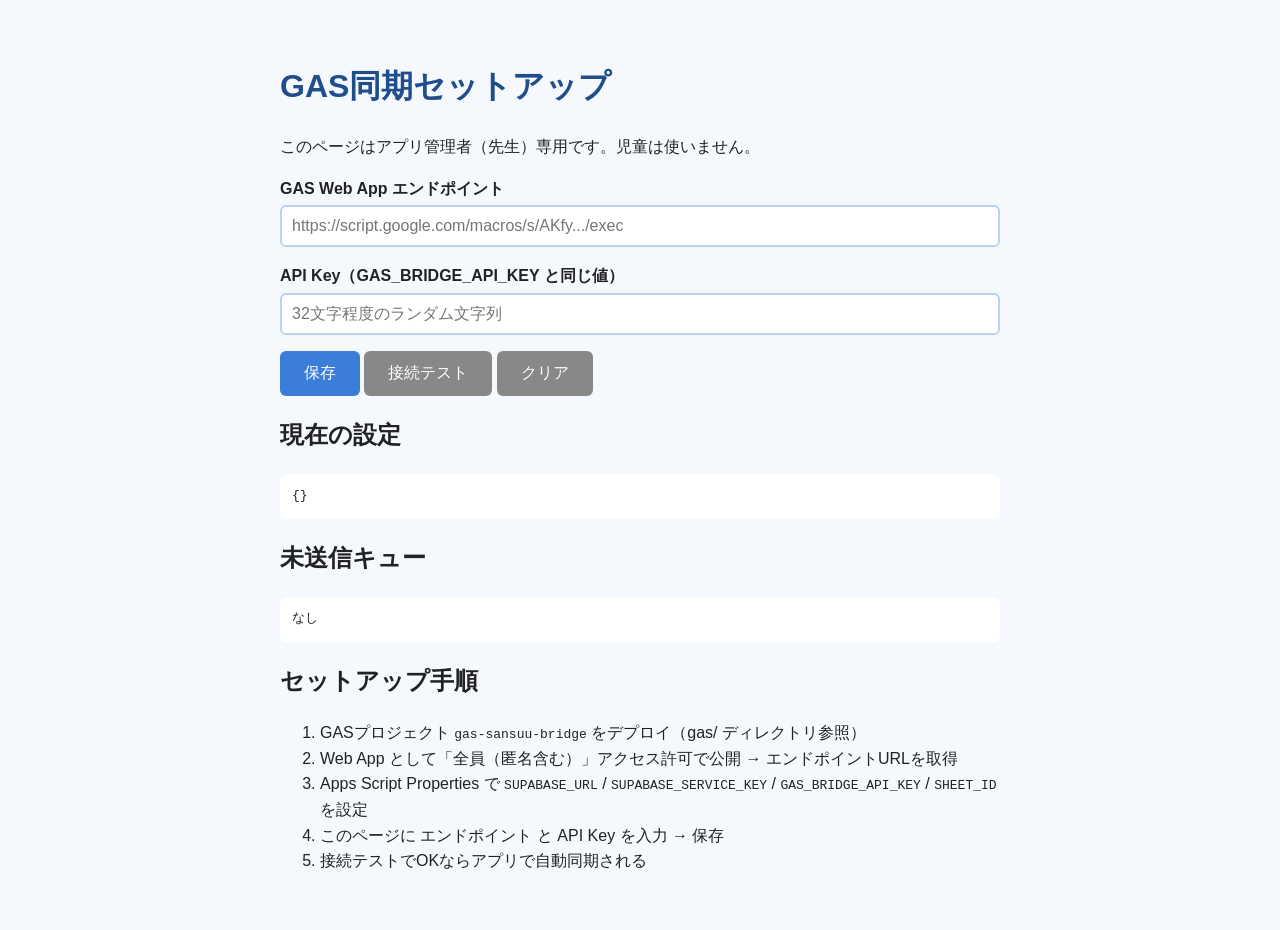
<file: sansuu-app/setup-gas.html>
<!DOCTYPE html>
<html lang="ja">
<head>
<meta charset="UTF-8">
<meta name="viewport" content="width=device-width, initial-scale=1.0">
<title>算数アプリ - GAS同期セットアップ</title>
<style>
  body {
    font-family: "BIZ UDPGothic", "メイリオ", sans-serif;
    max-width: 720px;
    margin: 24px auto;
    padding: 16px;
    background: #F5F8FC;
    color: #222;
    line-height: 1.6;
  }
  h1 { color: #1F4E8B; }
  .form-row { margin-bottom: 16px; }
  label { display: block; font-weight: bold; margin-bottom: 4px; }
  input[type="text"], input[type="url"] {
    width: 100%;
    padding: 10px;
    font-size: 16px;
    border: 2px solid #BBD3EC;
    border-radius: 6px;
    box-sizing: border-box;
  }
  button {
    padding: 12px 24px;
    font-size: 16px;
    background: #3B7DD8;
    color: white;
    border: none;
    border-radius: 6px;
    cursor: pointer;
  }
  button:hover { background: #2A5FA8; }
  .status { margin-top: 12px; padding: 12px; border-radius: 6px; }
  .status.ok { background: #E6F7E6; color: #2F7C2F; }
  .status.err { background: #FFE4E1; color: #B00020; }
  pre {
    background: #FFF;
    padding: 12px;
    border-radius: 6px;
    overflow-x: auto;
    font-size: 13px;
  }
</style>
</head>
<body>

<h1>GAS同期セットアップ</h1>
<p>このページはアプリ管理者（先生）専用です。児童は使いません。</p>

<div class="form-row">
  <label for="endpoint">GAS Web App エンドポイント</label>
  <input type="url" id="endpoint" placeholder="https://script.google.com/macros/s/AKfy.../exec">
</div>

<div class="form-row">
  <label for="apiKey">API Key（GAS_BRIDGE_API_KEY と同じ値）</label>
  <input type="text" id="apiKey" placeholder="32文字程度のランダム文字列">
</div>

<div>
  <button id="saveBtn">保存</button>
  <button id="testBtn" style="background:#888;">接続テスト</button>
  <button id="clearBtn" style="background:#888;">クリア</button>
</div>

<div id="status"></div>

<h2>現在の設定</h2>
<pre id="currentConfig">未設定</pre>

<h2>未送信キュー</h2>
<pre id="pendingQueue">なし</pre>

<h2>セットアップ手順</h2>
<ol>
  <li>GASプロジェクト <code>gas-sansuu-bridge</code> をデプロイ（gas/ ディレクトリ参照）</li>
  <li>Web App として「全員（匿名含む）」アクセス許可で公開 → エンドポイントURLを取得</li>
  <li>Apps Script Properties で <code>SUPABASE_URL</code> / <code>SUPABASE_SERVICE_KEY</code> / <code>GAS_BRIDGE_API_KEY</code> / <code>SHEET_ID</code> を設定</li>
  <li>このページに エンドポイント と API Key を入力 → 保存</li>
  <li>接続テストでOKならアプリで自動同期される</li>
</ol>

<script>
const endpointEl = document.getElementById('endpoint');
const apiKeyEl = document.getElementById('apiKey');
const statusEl = document.getElementById('status');
const currentEl = document.getElementById('currentConfig');
const pendingEl = document.getElementById('pendingQueue');

function loadCurrent() {
  try {
    const c = JSON.parse(localStorage.getItem('sansuuApp_syncConfig') || '{}');
    currentEl.textContent = JSON.stringify(c, null, 2);
    if (c.endpoint) endpointEl.value = c.endpoint;
    if (c.apiKey) apiKeyEl.value = c.apiKey;
  } catch {}
  try {
    const p = JSON.parse(localStorage.getItem('sansuuApp_pendingQueue') || '[]');
    pendingEl.textContent = p.length === 0 ? 'なし' : `${p.length} 件\n` + JSON.stringify(p.slice(0, 3), null, 2) + (p.length > 3 ? '\n...' : '');
  } catch {}
}

function showStatus(msg, kind) {
  statusEl.className = 'status ' + (kind || '');
  statusEl.textContent = msg;
}

document.getElementById('saveBtn').addEventListener('click', () => {
  const cfg = { endpoint: endpointEl.value.trim(), apiKey: apiKeyEl.value.trim() };
  if (!cfg.endpoint || !cfg.apiKey) return showStatus('両方とも入力してください', 'err');
  localStorage.setItem('sansuuApp_syncConfig', JSON.stringify(cfg));
  showStatus('保存しました', 'ok');
  loadCurrent();
});

document.getElementById('testBtn').addEventListener('click', async () => {
  const cfg = JSON.parse(localStorage.getItem('sansuuApp_syncConfig') || '{}');
  if (!cfg.endpoint || !cfg.apiKey) return showStatus('先に保存してください', 'err');
  showStatus('接続中...');
  try {
    const url = new URL(cfg.endpoint);
    url.searchParams.set('action', 'units');
    url.searchParams.set('key', cfg.apiKey);
    const res = await fetch(url.toString());
    const json = await res.json();
    if (json.ok) {
      showStatus(`✓ 接続OK（units 取得 ${(json.data||[]).length} 件）`, 'ok');
    } else {
      showStatus('✗ サーバーエラー: ' + (json.error || 'unknown'), 'err');
    }
  } catch (err) {
    showStatus('✗ 接続失敗: ' + err.message, 'err');
  }
});

document.getElementById('clearBtn').addEventListener('click', () => {
  if (!confirm('設定とキューをクリアしますか？')) return;
  localStorage.removeItem('sansuuApp_syncConfig');
  localStorage.removeItem('sansuuApp_pendingQueue');
  endpointEl.value = '';
  apiKeyEl.value = '';
  showStatus('クリアしました', 'ok');
  loadCurrent();
});

loadCurrent();
</script>
</body>
</html>
</file>
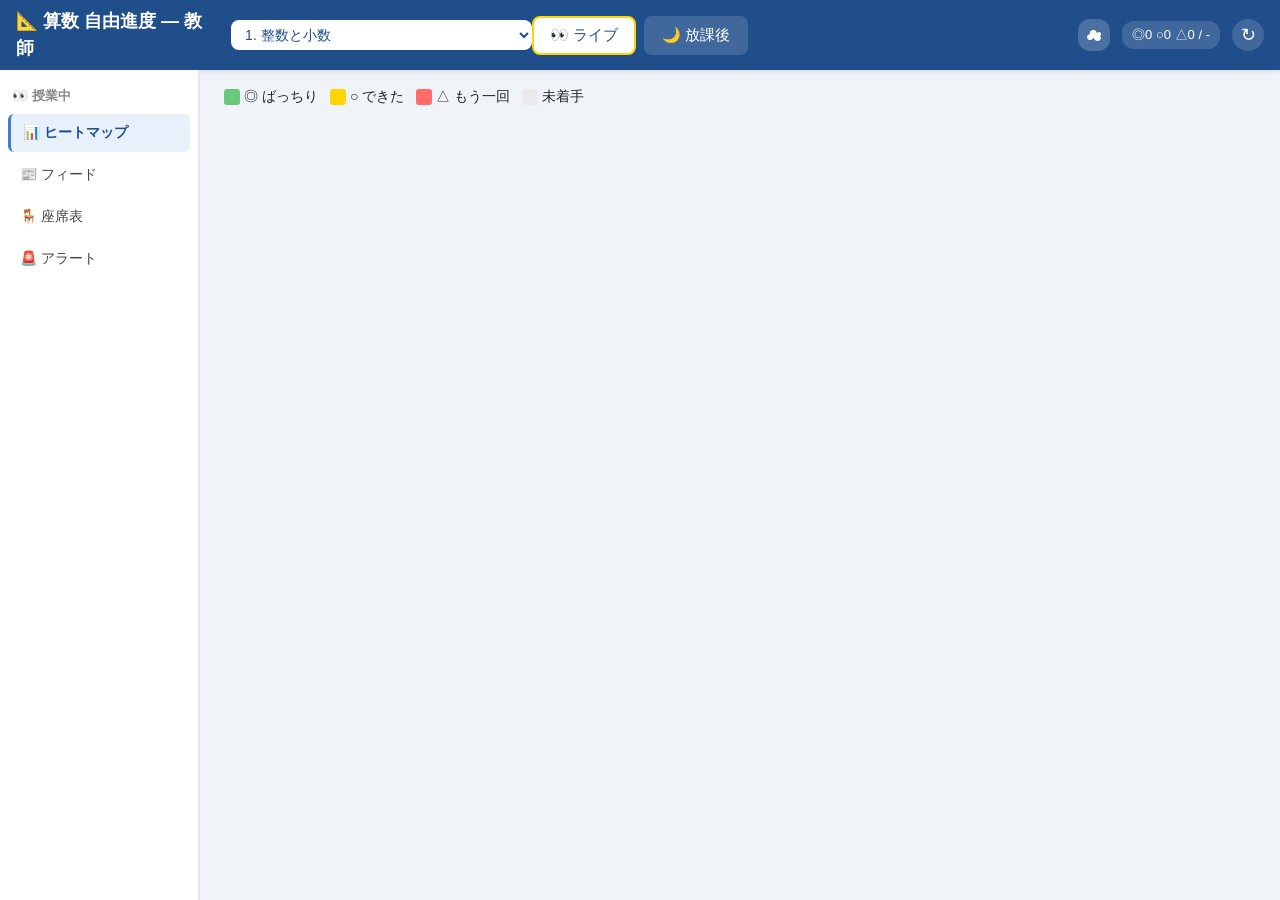
<file: sansuu-app/teacher.html>
<!DOCTYPE html>
<html lang="ja">
<head>
<meta charset="UTF-8">
<meta name="viewport" content="width=device-width, initial-scale=1.0">
<title>算数 自由進度 - 教師管理</title>
<link rel="stylesheet" href="styles.css">
<link rel="stylesheet" href="teacher.css">
</head>
<body class="teacher-body">

<!-- ヘッダ -->
<header class="t-header">
  <div class="t-header-left">
    <span class="t-title">📐 算数 自由進度 — 教師</span>
    <select class="unit-select" id="tUnitSelect" aria-label="単元"></select>
  </div>
  <div class="t-header-center">
    <div class="mode-toggle btn-grp" data-target="tMode">
      <button type="button" data-value="live" class="active">👀 ライブ</button>
      <button type="button" data-value="after">🌙 放課後</button>
    </div>
    <input type="hidden" id="tMode" value="live">
  </div>
  <div class="t-header-right">
    <span class="alert-badge" id="alertBadge" hidden>🚨 <span id="alertCount">0</span></span>
    <span class="sync-badge" id="tSyncBadge" title="同期状態">☁</span>
    <span class="progress-counter" id="tProgressCounter">◎0 ○0 △0 / -</span>
    <button class="t-refresh" id="tRefreshBtn" title="再読み込み">↻</button>
  </div>
</header>

<!-- サイドメニュー＋メイン領域 -->
<div class="t-layout">
  <nav class="t-side">
    <!-- ライブモード -->
    <div class="side-group" data-mode="live">
      <h3>👀 授業中</h3>
      <button class="side-btn active" data-view="heatmap">📊 ヒートマップ</button>
      <button class="side-btn" data-view="feed">📰 フィード</button>
      <button class="side-btn" data-view="seat">🪑 座席表</button>
      <button class="side-btn" data-view="alerts">🚨 アラート</button>
    </div>
    <!-- 放課後モード -->
    <div class="side-group" data-mode="after" hidden>
      <h3>🌙 放課後</h3>
      <button class="side-btn active" data-view="matrix">📋 到達度マトリクス</button>
      <button class="side-btn" data-view="growth">📈 伸びカード</button>
      <button class="side-btn" data-view="supplement">🧩 補充候補</button>
      <button class="side-btn" data-view="export">📤 エクスポート</button>
      <button class="side-btn" data-view="unit_editor">📚 単元編集</button>
    </div>
  </nav>

  <!-- ステータス選択ポップオーバー（セルクリック編集用） -->
  <div id="statusPicker" class="status-picker" hidden>
    <button data-pick="A" class="pick-a">◎</button>
    <button data-pick="B" class="pick-b">○</button>
    <button data-pick="C" class="pick-c">△</button>
    <button data-pick="" class="pick-empty">・</button>
    <button data-pick="cancel" class="pick-cancel">×</button>
  </div>

  <main class="t-main" id="tMain">
    <!-- 各ビューが動的に挿入される -->
  </main>

  <!-- 児童詳細パネル（右ドロワ） -->
  <aside class="t-detail-panel" id="tDetailPanel" hidden>
    <header class="detail-header">
      <span id="detailTitle">児童詳細</span>
      <button class="close-btn" id="detailCloseBtn">×</button>
    </header>
    <div class="detail-body" id="detailBody"></div>
    <footer class="detail-footer">
      <button class="action-btn" id="pinBtn">📌 ピン</button>
      <button class="action-btn" id="commentBtn">💬 コメント</button>
      <button class="action-btn" id="aiSuggestBtn">🤖 声かけ案</button>
    </footer>
  </aside>
</div>

<div id="toast" class="toast" hidden></div>

<script src="data/unit_master.js"></script>
<script src="data/prompts.js"></script>
<script src="cloud-sync.js"></script>
<script src="idb-storage.js"></script>
<script src="teacher.js"></script>
</body>
</html>
</file>
<file: css/styles.css>
/* 学びの冒険クエスト - PC最適化スタイル */

* { margin: 0; padding: 0; box-sizing: border-box; }

:root {
  --primary: #6366f1;
  --primary-light: #818cf8;
  --success: #22c55e;
  --warning: #f59e0b;
  --danger: #ef4444;
  --bg: #f8fafc;
  --card-bg: #ffffff;
  --text: #1e293b;
  --text-light: #64748b;
  --border: #e2e8f0;
  --radius: 10px;
  --shadow: 0 2px 8px rgba(0,0,0,0.08);
}

html { height: 100%; }

body {
  font-family: 'Hiragino Kaku Gothic ProN', 'UD デジタル 教科書体 N-R', 'Yu Gothic', sans-serif;
  background: var(--bg);
  color: var(--text);
  height: 100vh;
  overflow: hidden;
}

/* === 画面管理 === */
.screen { display: none; height: 100vh; overflow-y: auto; padding: 12px 16px; }
.screen.active { display: flex; flex-direction: column; }
/* 振り返り画面はスクロール不要にする */
#screen-reflection.active { overflow: hidden; }

/* === ローディング・トースト === */
.loading-overlay {
  position: fixed; inset: 0; background: rgba(255,255,255,0.9);
  display: none; flex-direction: column; align-items: center; justify-content: center; z-index: 1000;
}
.loading-overlay.active { display: flex; }
.loading-spinner {
  width: 36px; height: 36px; border: 3px solid var(--border);
  border-top-color: var(--primary); border-radius: 50%;
  animation: spin 0.8s linear infinite;
}
@keyframes spin { to { transform: rotate(360deg); } }
.loading-text { margin-top: 10px; color: var(--text-light); font-size: 0.9rem; }

.toast {
  position: fixed; bottom: 16px; left: 50%; transform: translateX(-50%) translateY(80px);
  padding: 10px 20px; border-radius: 8px; font-size: 0.85rem; opacity: 0;
  transition: all 0.3s; z-index: 1001; white-space: nowrap;
}
.toast.active { transform: translateX(-50%) translateY(0); opacity: 1; }
.toast.error { background: var(--danger); color: white; }
.toast.success { background: var(--success); color: white; }

/* === 出席番号選択（フルスクリーン中央） === */
#screen-select { justify-content: center; align-items: center; }
.select-screen { text-align: center; }
.app-title { font-size: 1.6rem; margin-bottom: 6px; }
.app-subtitle { color: var(--text-light); margin-bottom: 6px; font-size: 0.9rem; }
.app-note {
  color: var(--text-light); font-size: 0.7rem; margin-bottom: 16px;
  line-height: 1.4; background: #eef2ff; border-radius: 8px; padding: 6px 10px; display: inline-block;
}
.number-grid {
  display: grid; grid-template-columns: repeat(8, 1fr); gap: 6px; max-width: 480px; margin: 0 auto;
}
.number-btn {
  width: 52px; height: 48px; border: 2px solid var(--border); border-radius: 8px;
  background: var(--card-bg); font-size: 1.1rem; font-weight: bold; cursor: pointer; transition: all 0.1s;
}
.number-btn:hover { border-color: var(--primary); background: #eef2ff; transform: scale(1.05); }

/* === ホーム画面（PC: 横並び） === */
#screen-home { padding: 16px 24px; }

.home-header-compact {
  display: flex; align-items: center; gap: 8px; margin-bottom: 4px; flex-wrap: wrap;
}
.player-name { font-size: 1.1rem; font-weight: bold; }
.player-level-inline { color: var(--primary); font-weight: 700; font-size: 0.85rem; }
.exp-bar-inline {
  width: 100px; height: 8px; background: var(--border); border-radius: 4px; overflow: hidden;
}
.exp-bar-inline .exp-bar-fill,
.exp-bar-fill { height: 100%; background: linear-gradient(90deg, var(--primary), var(--primary-light)); border-radius: 4px; transition: width 0.5s; }
.exp-label-inline { font-size: 0.72rem; color: var(--text-light); }
.streak-badge-inline {
  margin-left: auto; background: linear-gradient(135deg, #f97316, #ef4444); color: white;
  padding: 2px 10px; border-radius: 12px; font-weight: bold; font-size: 0.8rem;
}

/* legacy (used by other screens) */
.exp-bar-container { margin-bottom: 10px; }
.exp-bar-label { display: flex; justify-content: space-between; font-size: 0.75rem; color: var(--text-light); margin-bottom: 3px; }
.exp-bar { height: 10px; background: var(--border); border-radius: 5px; overflow: hidden; }

.bonus-banner {
  background: linear-gradient(135deg, #fef3c7, #fde68a); border: 1px solid #f59e0b;
  border-radius: var(--radius); padding: 8px; text-align: center; font-weight: 600; margin-bottom: 10px; font-size: 0.9rem;
}

/* ホームタブ */
.home-tabs { display: flex; gap: 2px; margin: 6px 0 0; border-bottom: 2px solid var(--border); }
.home-tab {
  flex: 1; padding: 7px 4px; border: none; background: transparent;
  font-size: 0.82rem; font-weight: bold; color: var(--text-light);
  cursor: pointer; border-bottom: 3px solid transparent; transition: all 0.15s;
}
.home-tab.active { color: var(--primary); border-bottom-color: var(--primary); background: rgba(99,102,241,0.05); }
.home-tab:hover { color: var(--primary); }
.home-tab-body { flex: 1; overflow-y: auto; padding: 8px 0; min-height: 0; }
.home-history-scroll { display: grid; grid-template-columns: repeat(3, 1fr); gap: 8px; }
.home-history-scroll .history-card { min-width: 0; overflow: hidden; }
.home-ref-chips { display: flex; gap: 3px; flex-wrap: wrap; margin-bottom: 8px; }

/* 振り返り一覧のマトリクス図 */
.history-matrix-fig {
  position: relative; width: 140px; height: 140px; margin: 6px 0;
}
.hm-fig-img { width: 100%; height: 100%; object-fit: contain; border-radius: 6px; }
.hm-fig-canvas { position: absolute; inset: 0; width: 100%; height: 100%; }

/* 振り返り画面: 教科別の過去記録 */
.ref-past-section { margin-top: 6px; max-height: 180px; overflow-y: auto; width: 100%; font-size: 0.78rem; }
.ref-past-head { font-size: 0.8rem; font-weight: bold; color: var(--text-light); margin-bottom: 4px; }

.main-buttons { display: flex; gap: 10px; margin-bottom: 12px; }
.main-btn {
  flex: 1; display: flex; align-items: center; gap: 10px; padding: 14px;
  border: 2px solid var(--border); border-radius: var(--radius); background: var(--card-bg);
  cursor: pointer; transition: all 0.1s; box-shadow: var(--shadow); text-align: left;
}
.main-btn:hover { border-color: var(--primary); transform: translateY(-1px); }
.main-btn[data-done="true"] { opacity: 0.7; }
.btn-icon { font-size: 1.6rem; }
.btn-label { flex: 1; font-size: 1rem; font-weight: 600; }
.btn-badge {
  background: var(--primary); color: white; padding: 3px 8px;
  border-radius: 10px; font-size: 0.7rem; font-weight: 600;
}

.sub-buttons { display: flex; gap: 8px; margin-bottom: 10px; }
.sub-btn {
  flex: 1; display: flex; align-items: center; justify-content: center; gap: 6px;
  padding: 10px; border: 1px solid var(--border); border-radius: var(--radius);
  background: var(--card-bg); cursor: pointer; font-size: 0.85rem;
}
.sub-btn:hover { border-color: var(--primary); }

/* ホーム内スキルツリー（詳細表示） */
.home-skills {
  margin-bottom: 10px; background: var(--card-bg); border: 1px solid var(--border);
  border-radius: var(--radius); padding: 8px 12px;
}
.home-skills-title { font-size: 0.8rem; font-weight: 600; margin-bottom: 6px; color: var(--text-light); }
.home-skills-grid { display: grid; grid-template-columns: repeat(4, 1fr); gap: 6px; }
.home-skill-card {
  border-left: 3px solid var(--sk-color); padding: 4px 8px; background: #fafbfc; border-radius: 4px;
}
.home-skill-top { display: flex; align-items: center; gap: 4px; margin-bottom: 3px; }
.home-skill-sym { font-size: 1.1rem; }
.home-skill-name { font-size: 0.75rem; font-weight: 600; flex: 1; }
.home-skill-lv { font-size: 0.65rem; color: var(--sk-color); font-weight: 600; }
.home-skill-bar { height: 5px; background: var(--border); border-radius: 3px; overflow: hidden; }
.home-skill-fill { height: 100%; background: var(--sk-color); border-radius: 3px; transition: width 0.3s; }
.home-skill-count { font-size: 0.6rem; color: var(--text-light); text-align: right; margin-top: 1px; }

/* ホーム下段（図鑑+マイページ） */
.home-bottom-row { display: flex; gap: 8px; margin-bottom: 10px; }
.home-collection-btn {
  flex: 2; display: flex; align-items: center; gap: 10px; padding: 10px 14px;
  border: 1px solid var(--border); border-radius: var(--radius); background: var(--card-bg);
  cursor: pointer; text-align: left;
}
.home-collection-btn:hover { border-color: var(--primary); }
.hcb-icon { font-size: 1.4rem; }
.hcb-info { flex: 1; }
.hcb-label { font-weight: 600; font-size: 0.9rem; }
.hcb-bars { font-size: 0.7rem; color: var(--text-light); display: flex; gap: 10px; }
.hcb-arrow { color: var(--text-light); font-size: 1.1rem; }

.new-items-banner {
  background: linear-gradient(135deg, #fef3c7, #fff7ed); border: 1px solid #f59e0b;
  border-radius: var(--radius); padding: 8px 14px; display: flex; justify-content: space-between; align-items: center; font-size: 0.9rem;
}
.new-items-banner button { background: var(--warning); color: white; border: none; border-radius: 6px; padding: 4px 10px; cursor: pointer; font-size: 0.8rem; }

/* === 過去の記録カード（日記・振り返り共通） === */
.history-card {
  background: var(--card-bg); border: 1px solid var(--border); border-radius: var(--radius);
  padding: 8px 10px; font-size: 0.82rem;
}
/* グリッド外（振り返り画面の教科別表示など）では従来のmarginを使う */
.ref-past-section .history-card,
.diary-history .history-card { margin-bottom: 6px; }
.history-diary { border-left: 3px solid #3b82f6; }
.history-ref { border-left: 3px solid #22c55e; }
.history-card-head {
  display: flex; align-items: center; gap: 6px; margin-bottom: 3px;
  font-size: 0.75rem; color: var(--text-light);
}
.history-date { font-weight: bold; }
.history-subject { color: var(--primary); font-weight: bold; }
.history-types { color: var(--primary); }
.history-exp { margin-left: auto; color: var(--success); font-weight: bold; }
.history-gacha { color: var(--warning); }
.history-card-body { line-height: 1.5; white-space: pre-wrap; word-break: break-word; overflow-wrap: break-word; }
.history-star {
  margin-top: 4px; padding: 5px 8px; background: #fff7ed; border-radius: 6px;
  font-size: 0.85rem; color: #c2410c; border-left: 3px solid #fb923c;
}
.history-star.star-triple {
  background: linear-gradient(135deg, #fef3c7, #fde68a); color: #b45309;
  border-left: 3px solid #f59e0b; font-weight: bold;
  animation: starGlow 2s ease-in-out infinite alternate;
}
@keyframes starGlow {
  from { box-shadow: 0 0 2px rgba(251,146,60,0.3); }
  to { box-shadow: 0 0 8px rgba(251,146,60,0.6); }
}
.history-comment {
  margin-top: 4px; padding: 5px 8px; background: #fef3c7; border-radius: 6px;
  font-size: 0.8rem; color: #92400e; border-left: 3px solid #f59e0b;
}
.history-plan {
  font-size: 0.78rem; color: var(--primary); background: rgba(99,102,241,0.06);
  padding: 2px 6px; border-radius: 4px; margin-bottom: 3px;
}
.history-matrix {
  font-size: 0.75rem; color: #d97706; margin-top: 3px;
}
.history-empty { text-align: center; color: var(--text-light); padding: 20px; font-size: 0.85rem; }


/* === 振り返り+マトリクス統合画面（2カラム） === */
.ref-layout {
  display: flex; gap: 16px; flex: 1; min-height: 0;
}
.ref-left {
  flex: 0 0 auto; display: flex; flex-direction: column; align-items: center;
  width: min(50vh, 440px); overflow: hidden;
}
.ref-right {
  flex: 1; display: flex; flex-direction: column; min-width: 0;
}

/* マトリクス画像+キャンバス */
.matrix-wrap {
  position: relative; width: min(50vh, 440px); height: min(50vh, 440px);
}
.matrix-bg {
  width: 100%; height: 100%; object-fit: contain; border-radius: var(--radius);
  user-select: none; -webkit-user-drag: none; pointer-events: none;
}
#matrix-canvas {
  position: absolute; inset: 0; width: 100%; height: 100%; cursor: crosshair;
}
.matrix-bar {
  display: flex; align-items: center; gap: 8px; margin-top: 6px; font-size: 0.8rem;
}
.ctrl-btn-sm {
  padding: 4px 10px; border: 1px solid var(--border); border-radius: 6px;
  background: white; cursor: pointer; font-size: 0.8rem;
}
.matrix-count { color: var(--text-light); }
.matrix-trail {
  font-size: 0.8rem; color: var(--text-light); margin-top: 4px; line-height: 1.5;
  max-width: min(50vh, 440px); text-align: center;
}

/* 右側: 振り返り入力 */
.ref-top-row { display: flex; gap: 6px; margin-bottom: 8px; align-items: center; }
.sel-sm { padding: 6px 8px; border: 1px solid var(--border); border-radius: 6px; font-size: 0.9rem; background: white; }
.back-link { margin-left: auto; background: none; border: none; color: var(--text-light); cursor: pointer; font-size: 0.85rem; }

/* 教科・時間目チップボタン */
.ref-chip-section { margin-bottom: 6px; }
.ref-chip-label { font-size: 0.7rem; color: var(--text-light); margin-bottom: 2px; }
.ref-chips { display: flex; gap: 3px; flex-wrap: wrap; }
.ref-chip {
  padding: 4px 10px; border: 2px solid var(--border); border-radius: 16px;
  background: white; cursor: pointer; font-size: 0.8rem; transition: all 0.1s;
}
.ref-chip:hover { border-color: var(--primary-light); background: #f5f3ff; }
.ref-chip.selected { border-color: var(--primary); background: var(--primary); color: white; }

.ref-plan-row { display: flex; align-items: center; gap: 6px; margin-bottom: 8px; }
.ref-label { font-size: 0.85rem; font-weight: 600; white-space: nowrap; }
.ref-plan-input {
  flex: 1; padding: 6px 10px; border: 2px solid var(--border); border-radius: 6px;
  font-size: 0.9rem; font-family: inherit;
}
.ref-plan-input:focus { outline: none; border-color: var(--primary); }

.type-toolbar { display: flex; gap: 3px; margin-bottom: 8px; flex-wrap: wrap; }
.type-btn {
  display: flex; flex-direction: column; align-items: center; gap: 1px;
  padding: 5px 8px; border: 2px solid var(--type-color, #ccc); border-radius: 8px;
  background: white; cursor: pointer; min-width: 46px; transition: all 0.1s; font-size: 0.8rem;
}
.type-btn:hover { background: color-mix(in srgb, var(--type-color) 10%, white); }
.type-btn.used { opacity: 0.35; background: #f1f5f9; position: relative; }
.type-btn.used::after { content: '✓'; position: absolute; top: 1px; right: 3px; font-size: 0.6rem; color: var(--success); }
.type-symbol { font-size: 1.2rem; }
.type-name { font-size: 0.6rem; color: var(--text-light); }

.ref-textarea {
  flex: 1; width: 100%; padding: 10px; border: 2px solid var(--border); border-radius: var(--radius);
  font-size: 0.95rem; font-family: inherit; resize: none; min-height: 120px;
}
.ref-textarea:focus { outline: none; border-color: var(--primary); }

.detected-types { display: flex; gap: 4px; flex-wrap: wrap; margin: 6px 0; }
.type-tag { padding: 2px 8px; border-radius: 10px; font-size: 0.75rem; font-weight: 600; }

.submit-btn {
  width: 100%; padding: 12px; background: var(--primary); color: white; border: none;
  border-radius: var(--radius); font-size: 1rem; font-weight: 600; cursor: pointer; margin-top: auto;
}
.submit-btn:hover { background: #4f46e5; }
.submit-btn:disabled { background: #94a3b8; cursor: not-allowed; }

/* 結果オーバーレイ */
.result-overlay {
  position: fixed; inset: 0; background: rgba(0,0,0,0.4); z-index: 100;
  display: flex; align-items: center; justify-content: center;
}
.result-card {
  background: white; border-radius: 16px; padding: 24px 32px; text-align: center;
  box-shadow: 0 8px 32px rgba(0,0,0,0.2); min-width: 300px;
}
.result-exp { font-size: 1.4rem; font-weight: bold; color: var(--primary); margin-bottom: 12px; }
.result-types-line { margin-bottom: 8px; font-size: 1rem; }
.return-btn {
  padding: 10px 24px; background: var(--card-bg); border: 2px solid var(--border);
  border-radius: var(--radius); font-size: 0.95rem; cursor: pointer; margin-top: 16px;
}

/* === 日記画面（2カラム: 左=過去の日記、右=入力） === */
.diary-layout { display: flex; gap: 16px; flex: 1; min-height: 0; }
.diary-left {
  flex: 0 0 340px; display: flex; flex-direction: column; min-height: 0;
}
.diary-left-head {
  font-size: 0.85rem; font-weight: bold; color: var(--text-light); padding: 4px 0 6px;
}
.diary-history { flex: 1; overflow-y: auto; }
.diary-right { flex: 1; display: flex; flex-direction: column; min-width: 0; }
#screen-diary { padding: 16px 24px; }
.screen-header { display: flex; align-items: center; gap: 10px; margin-bottom: 12px; }
.screen-header h2 { font-size: 1.1rem; }
.back-btn {
  background: none; border: 1px solid var(--border); border-radius: 6px;
  padding: 4px 10px; font-size: 0.85rem; cursor: pointer; color: var(--text-light);
}
.text-input {
  width: 100%; padding: 10px; border: 2px solid var(--border); border-radius: var(--radius);
  font-size: 0.95rem; font-family: inherit; resize: vertical;
}
.text-input:focus { outline: none; border-color: var(--primary); }
.char-count { text-align: right; font-size: 0.75rem; color: var(--text-light); margin: 3px 0 8px; }

/* ガチャ */
.gacha-result { text-align: center; padding: 16px; margin: 10px 0; }
.gacha-card {
  display: inline-block; padding: 16px 24px; border-radius: 14px;
  background: linear-gradient(135deg, #fef3c7, #fde68a); box-shadow: 0 4px 20px rgba(234,179,8,0.3);
}
.gacha-card.rarity-3 { background: linear-gradient(135deg, #fef3c7, #f59e0b); animation: glow 1s ease infinite alternate; }
.gacha-stars { font-size: 1.3rem; margin-bottom: 3px; }
.gacha-name { font-size: 1.1rem; font-weight: bold; }
.gacha-new { color: var(--danger); font-weight: bold; margin-top: 3px; }
.gacha-miss { color: var(--text-light); }
.gacha-encourage { margin-top: 6px; color: var(--primary); }
.gacha-info { text-align: center; color: var(--text-light); margin: 10px 0; font-size: 0.9rem; }
.milestone-result {
  background: linear-gradient(135deg, #fef3c7, #fff7ed); border: 1px solid #f59e0b;
  border-radius: var(--radius); padding: 10px; margin: 10px 0; text-align: center;
}

/* === スキルツリー（PC: 横2列グリッド、スクロール不要） === */
#screen-skill-tree { padding: 16px 24px; max-width: 800px; margin: 0 auto; }
.skill-summary-inline { margin-left: auto; color: var(--primary); font-weight: 600; font-size: 0.85rem; }
.skill-grid {
  display: grid; grid-template-columns: repeat(2, 1fr); gap: 8px;
}
.skill-card {
  background: var(--card-bg); border: 1px solid var(--border); border-radius: var(--radius);
  padding: 10px 12px; border-left: 4px solid var(--skill-color);
}
.skill-card-top { display: flex; align-items: center; gap: 8px; margin-bottom: 6px; }
.skill-card-symbol { font-size: 1.5rem; }
.skill-card-name { font-weight: 600; font-size: 0.9rem; }
.skill-card-level { color: var(--primary); font-size: 0.8rem; }
.skill-bar { height: 6px; background: var(--border); border-radius: 3px; overflow: hidden; }
.skill-bar-fill { height: 100%; border-radius: 3px; transition: width 0.5s; }
.skill-progress { font-size: 0.7rem; color: var(--text-light); margin-top: 2px; text-align: right; }

/* === 図鑑 === */
#screen-collection { padding: 16px 24px; overflow-y: auto; }
.collection-tabs { display: flex; gap: 4px; margin-bottom: 10px; }
.tab-btn {
  flex: 1; padding: 8px; border: 2px solid var(--border); border-radius: 8px;
  background: white; cursor: pointer; font-size: 0.8rem; text-align: center;
}
.tab-btn.active { border-color: var(--primary); background: #eef2ff; }
.tab-btn small { display: block; font-size: 0.65rem; color: var(--text-light); }
.collection-grid { display: grid; grid-template-columns: repeat(auto-fill, minmax(90px, 1fr)); gap: 6px; }
.collection-card {
  background: var(--card-bg); border: 2px solid var(--border); border-radius: var(--radius);
  padding: 8px; text-align: center; position: relative;
}
.collection-card.locked { filter: grayscale(1); opacity: 0.3; }
.collection-card.rarity-2 { border-color: #93c5fd; }
.collection-card.rarity-3 { border-color: #fbbf24; background: #fffbeb; }
.card-image { font-size: 1.8rem; margin-bottom: 2px; }
.card-name { font-size: 0.65rem; font-weight: 600; }
.card-rarity { font-size: 0.55rem; }
.card-new {
  position: absolute; top: -3px; right: -3px; background: var(--danger); color: white;
  font-size: 0.55rem; font-weight: bold; padding: 1px 5px; border-radius: 6px;
}
.placeholder-icon { font-size: 2rem; }
.empty-msg { grid-column: 1/-1; text-align: center; color: var(--text-light); padding: 16px; }

/* === マイページ === */
#screen-mypage { padding: 16px 24px; max-width: 640px; margin: 0 auto; }
.mypage-card {
  background: linear-gradient(135deg, var(--primary), var(--primary-light)); color: white;
  border-radius: var(--radius); padding: 16px; text-align: center; margin-bottom: 12px;
}
.mypage-name { font-size: 1.3rem; font-weight: bold; }
.mypage-class { opacity: 0.8; margin: 3px 0; font-size: 0.9rem; }
.mypage-level { font-size: 1rem; margin-top: 6px; }
.stats-grid { display: grid; grid-template-columns: repeat(3, 1fr); gap: 6px; }
.stat-item {
  background: var(--card-bg); border: 1px solid var(--border); border-radius: var(--radius);
  padding: 10px; text-align: center;
}
.stat-value { font-size: 1.1rem; font-weight: bold; color: var(--primary); }
.stat-label { font-size: 0.7rem; color: var(--text-light); margin-top: 2px; }

/* === アニメーション === */
/* レベルアップバナー */
.levelup-banner {
  position: fixed; top: 0; left: 0; right: 0; z-index: 999;
  background: linear-gradient(135deg, #f59e0b, #f97316);
  color: white; padding: 12px 20px; text-align: center;
  animation: slideDown 0.4s ease;
  box-shadow: 0 4px 20px rgba(245,158,11,0.4);
}
.levelup-banner.fadeout { animation: slideUp 0.5s ease forwards; }
.levelup-content { display: flex; align-items: center; justify-content: center; gap: 10px; }
.levelup-icon { font-size: 1.5rem; animation: bounce 0.6s ease 3; }
.levelup-text { font-size: 1.1rem; font-weight: bold; }
@keyframes slideDown { from { transform: translateY(-100%); } to { transform: translateY(0); } }
@keyframes slideUp { from { transform: translateY(0); } to { transform: translateY(-100%); } }
@keyframes bounce { 0%,100% { transform: scale(1); } 50% { transform: scale(1.3); } }

@keyframes pulse { 0%,100% { transform: scale(1); } 50% { transform: scale(1.08); } }
@keyframes glow { from { box-shadow: 0 4px 20px rgba(234,179,8,0.3); } to { box-shadow: 0 4px 40px rgba(234,179,8,0.6); } }
.animate-pop { animation: pulse 0.4s ease; }

/* === 心マトリクス単独画面（ホームから直接開いた場合） === */
#screen-matrix { padding: 16px 24px; max-width: 640px; margin: 0 auto; }
.select-row { display: flex; gap: 6px; margin-bottom: 10px; }
.select-input { padding: 8px; border: 1px solid var(--border); border-radius: 6px; font-size: 0.9rem; background: white; flex: 1; }
.checkbox-label { display: flex; align-items: center; gap: 6px; margin: 8px 0; font-size: 0.9rem; cursor: pointer; }

/* === 今週の大分析 === */
.weekly-btn {
  display: flex; align-items: center; justify-content: center; gap: 8px;
  width: 100%; padding: 10px; margin: 8px 0;
  background: linear-gradient(135deg, #6366f1, #8b5cf6); color: white;
  border: none; border-radius: var(--radius); font-size: 0.95rem; font-weight: bold;
  cursor: pointer; box-shadow: var(--shadow);
}
.weekly-btn:hover { filter: brightness(1.08); }
.weekly-badge {
  background: rgba(255,255,255,0.25); padding: 2px 8px; border-radius: 10px; font-size: 0.75rem;
}
.weekly-date { font-size: 0.85rem; color: var(--text-light); margin-left: auto; }

.weekly-summary {
  display: flex; flex-wrap: wrap; gap: 6px; margin: 6px 0;
}
.ws-item {
  background: var(--card-bg); border: 1px solid var(--border); border-radius: var(--radius);
  padding: 6px 14px; text-align: center; flex: 1; min-width: 60px;
}
.ws-num { font-size: 1.2rem; font-weight: bold; color: var(--primary); }
.ws-label { font-size: 0.7rem; color: var(--text-light); }

/* タブ */
.wk-tabs {
  display: flex; gap: 2px; margin: 6px 0 0; border-bottom: 2px solid var(--border);
}
.wk-tab {
  flex: 1; padding: 7px 4px; border: none; background: transparent;
  font-size: 0.82rem; font-weight: bold; color: var(--text-light);
  cursor: pointer; border-bottom: 3px solid transparent; transition: all 0.15s;
}
.wk-tab.active {
  color: var(--primary); border-bottom-color: var(--primary); background: rgba(99,102,241,0.05);
}
.wk-tab:hover { color: var(--primary); }

/* タブ本体 */
.wk-body { flex: 1; overflow-y: auto; padding: 8px 0; }
.wk-empty { text-align: center; color: var(--text-light); padding: 30px; font-size: 0.9rem; }

/* カード共通 */
.wk-card {
  background: var(--card-bg); border: 1px solid var(--border); border-radius: var(--radius);
  padding: 10px 12px; margin-bottom: 8px;
}
.wk-card-head {
  display: flex; align-items: center; gap: 8px; margin-bottom: 4px;
  font-size: 0.78rem; color: var(--text-light);
}
.wk-card-date { font-weight: bold; }
.wk-card-types { color: var(--primary); font-weight: bold; }
.wk-exp { margin-left: auto; color: var(--success); font-weight: bold; }
.wk-gacha { color: var(--warning); }
.wk-card-body { font-size: 0.88rem; line-height: 1.55; white-space: pre-wrap; }
.wk-card-plan {
  font-size: 0.8rem; color: var(--primary); background: rgba(99,102,241,0.06);
  padding: 3px 8px; border-radius: 4px; margin-bottom: 4px;
}
.wk-card-matrix {
  font-size: 0.78rem; color: #d97706; margin-top: 4px; padding-top: 4px; border-top: 1px dashed var(--border);
}

/* 日記カード */
.wk-diary-card { border-left: 3px solid #3b82f6; }

/* 振り返りタブ */
.wk-ref-summary {
  background: var(--card-bg); border: 1px solid var(--border); border-radius: var(--radius);
  padding: 8px 12px; margin-bottom: 10px;
}
.wk-ref-summary-label { font-size: 0.8rem; color: var(--text-light); margin-bottom: 4px; }
.wk-ref-summary-types { display: flex; flex-wrap: wrap; gap: 4px; }
.wk-type-badge {
  font-size: 0.75rem; padding: 2px 8px; border-radius: 10px; font-weight: bold;
}
.wk-subject-section { margin-bottom: 10px; }
.wk-subject-head {
  display: flex; align-items: center; gap: 8px; padding: 5px 0;
  border-bottom: 1px solid var(--border); margin-bottom: 6px;
}
.wk-subject-name { font-weight: bold; font-size: 0.9rem; color: var(--primary); }
.wk-subject-count { font-size: 0.75rem; color: var(--text-light); }
.wk-subject-types { font-size: 0.8rem; margin-left: auto; }
.wk-ref-card { border-left: 3px solid #22c55e; }

/* マトリクスタブ */
.wk-matrix-summary {
  background: var(--card-bg); border: 1px solid var(--border); border-radius: var(--radius);
  padding: 8px 12px; margin-bottom: 10px;
}
.wk-matrix-summary-label { font-size: 0.8rem; color: var(--text-light); margin-bottom: 4px; }
.wk-zone-chips { display: flex; flex-wrap: wrap; gap: 4px; }
.wk-zone-chip {
  font-size: 0.75rem; padding: 2px 8px; border-radius: 10px;
  background: #fef3c7; color: #92400e; border: 1px solid #fcd34d; font-weight: bold;
}
.wk-matrix-grid {
  display: grid; grid-template-columns: repeat(auto-fill, minmax(200px, 1fr)); gap: 10px;
}
.wk-matrix-item {
  background: var(--card-bg); border: 1px solid var(--border); border-radius: var(--radius);
  padding: 8px; text-align: center;
}
.wk-matrix-item-head { font-size: 0.78rem; color: var(--text-light); font-weight: bold; margin-bottom: 4px; }
.wk-matrix-fig {
  position: relative; width: 100%; aspect-ratio: 1;
}
.wk-matrix-img {
  width: 100%; height: 100%; object-fit: contain; border-radius: 6px;
}
.wk-matrix-canvas {
  position: absolute; inset: 0; width: 100%; height: 100%;
}
.wk-matrix-trail {
  font-size: 0.75rem; color: var(--primary); margin-top: 4px;
  white-space: nowrap; overflow: hidden; text-overflow: ellipsis;
}

/* 週の振り返り */
.weekly-review-section { padding: 4px 0; }
.weekly-review-section .ref-textarea { width: 100%; font-size: 0.9rem; }
.wk-review-hint { font-size: 0.85rem; color: var(--text-light); margin-bottom: 8px; }
.weekly-done {
  background: #f0fdf4; border: 1px solid #bbf7d0; border-radius: var(--radius); padding: 10px;
}
.weekly-done-text { font-size: 0.9rem; white-space: pre-wrap; margin-bottom: 6px; }
.weekly-done-badge { font-size: 0.8rem; color: var(--success); font-weight: bold; }
</file>
<file: evaluation-app/styles.css>
/* ========== Base ========== */
* { box-sizing: border-box; }
:root {
  --bg: #f5f7fa;
  --surface: #ffffff;
  --border: #d8dee9;
  --text: #2e3440;
  --muted: #707a8a;
  --primary: #4a90e2;
  --primary-dark: #2f6db5;
  --accent: #ff8a3d;
  --selected: #5cb85c;
  --highlight: #f7c948;
  --watch: #b39ddb;
  --danger: #e74c3c;
  --grade-a: #5cb85c;
  --grade-a-dark: #3d8b40;
  --grade-b: #4a90e2;
  --grade-b-dark: #2f6db5;
  --grade-c: #f0ad4e;
  --grade-c-dark: #c98621;
  --shadow: 0 2px 8px rgba(0, 0, 0, 0.08);
  --radius: 8px;
}
body {
  margin: 0;
  font-family: "Yu Gothic UI", "Meiryo", "Segoe UI", sans-serif;
  background: var(--bg);
  color: var(--text);
  font-size: 14px;
  line-height: 1.5;
}

button {
  font-family: inherit;
  cursor: pointer;
  border: 1px solid var(--border);
  background: var(--surface);
  border-radius: var(--radius);
  padding: 6px 12px;
  font-size: 13px;
  transition: all 0.15s;
}
button:hover { background: #eef3f9; }
button:disabled { cursor: not-allowed; opacity: 0.5; }
button.primary {
  background: var(--primary);
  color: white;
  border-color: var(--primary-dark);
  font-weight: bold;
}
button.primary:hover { background: var(--primary-dark); }
button.primary:disabled { background: #b8c5d4; border-color: #b8c5d4; }
button.ghost { background: transparent; }
button.ghost.small { padding: 4px 8px; font-size: 12px; }
button.danger {
  background: var(--danger);
  color: white;
  border-color: #b53d2e;
}
button.danger.ghost {
  background: transparent;
  color: var(--danger);
  border-color: var(--danger);
}
button.grade-btn-a { color: var(--grade-a-dark); border-color: var(--grade-a); }
button.grade-btn-a:hover { background: #e8f5e9; }
button.grade-btn-b { color: var(--grade-b-dark); border-color: var(--grade-b); }
button.grade-btn-b:hover { background: #e8f0fb; }
button.grade-btn-c { color: var(--grade-c-dark); border-color: var(--grade-c); }
button.grade-btn-c:hover { background: #fdf3e3; }

label { font-weight: 600; color: var(--muted); font-size: 12px; }
.muted { color: var(--muted); }
.muted.small { font-size: 11px; }
.hidden { display: none !important; }

select, input[type="text"], textarea {
  font-family: inherit;
  font-size: 13px;
  padding: 4px 8px;
  border: 1px solid var(--border);
  border-radius: 4px;
  background: white;
}
textarea { resize: vertical; padding: 8px; line-height: 1.4; }

/* ========== Header ========== */
.app-header {
  display: flex;
  justify-content: space-between;
  align-items: center;
  background: var(--surface);
  padding: 6px 16px;
  border-bottom: 1px solid var(--border);
  box-shadow: var(--shadow);
  position: sticky;
  top: 0;
  z-index: 100;
}
.header-left { display: flex; align-items: baseline; gap: 12px; flex-wrap: wrap; }
.app-header h1 {
  margin: 0;
  font-size: 16px;
  color: var(--primary-dark);
}
.today { color: var(--muted); font-size: 12px; }
.health-badge {
  font-size: 11px;
  color: var(--muted);
  background: #f1f4f8;
  padding: 2px 8px;
  border-radius: 10px;
}
.health-badge.warn { background: #fff3c4; color: #8a6800; }
.health-badge.danger { background: #fde2dd; color: #b53d2e; }
.tabs { display: flex; gap: 2px; align-items: center; }
.tab-btn {
  background: transparent;
  border: none;
  padding: 6px 12px;
  font-size: 13px;
  border-radius: var(--radius) var(--radius) 0 0;
  color: var(--muted);
}
.tab-btn:hover { background: #eef3f9; color: var(--text); }
.tab-btn.active {
  background: var(--primary);
  color: white;
  font-weight: bold;
}
.help-btn {
  background: transparent;
  border: 1px solid var(--border);
  border-radius: 50%;
  width: 26px;
  height: 26px;
  padding: 0;
  margin-left: 6px;
  font-weight: bold;
  color: var(--muted);
}

/* ========== Tabs ========== */
.tab-panel { display: none; padding: 8px 16px 12px; }
.tab-panel.active { display: block; }

/* ========== Record Toolbar ========== */
.record-toolbar {
  display: flex;
  gap: 16px;
  align-items: center;
  background: var(--surface);
  padding: 6px 12px;
  border-radius: var(--radius);
  box-shadow: var(--shadow);
  margin-bottom: 8px;
  flex-wrap: wrap;
}
.toolbar-group { display: flex; align-items: center; gap: 6px; }
.toolbar-group.right { margin-left: auto; }

.subject-buttons { display: flex; gap: 4px; flex-wrap: wrap; }
.subject-btn {
  padding: 5px 12px;
  border: 2px solid var(--border);
  font-weight: 600;
  font-size: 13px;
  background: #fff;
  border-radius: var(--radius);
}
.subject-btn::before {
  content: "";
  display: inline-block;
  width: 8px;
  height: 8px;
  border-radius: 50%;
  margin-right: 5px;
  vertical-align: middle;
  background: var(--subject-color, #ccc);
}
.subject-btn.active {
  background: var(--subject-color, #2e3440);
  color: white;
  border-color: var(--subject-color, #2e3440);
}
.subject-btn.active::before { background: white; }

.unit-select { min-width: 200px; max-width: 320px; }

.mode-switch { display: flex; }
.mode-btn {
  border-radius: 0;
  border-right: none;
  display: flex;
  flex-direction: column;
  align-items: center;
  padding: 4px 12px;
  font-weight: 600;
  font-size: 13px;
}
.mode-btn small { font-size: 10px; opacity: 0.7; font-weight: normal; }
.mode-btn:first-child { border-radius: var(--radius) 0 0 var(--radius); }
.mode-btn:last-child {
  border-radius: 0 var(--radius) var(--radius) 0;
  border-right: 1px solid var(--border);
}
.mode-btn.active {
  background: var(--primary);
  color: white;
  border-color: var(--primary-dark);
}

/* ========== Viewpoint Tabs ========== */
.viewpoint-tabs {
  display: flex;
  gap: 4px;
  margin-bottom: 8px;
  background: var(--surface);
  padding: 6px 12px;
  border-radius: var(--radius);
  box-shadow: var(--shadow);
  flex-wrap: wrap;
}
.viewpoint-tab {
  padding: 6px 16px;
  font-size: 13px;
  font-weight: 600;
  border: 2px solid var(--border);
  background: white;
  border-radius: var(--radius);
}
.viewpoint-tab .vp-short {
  display: inline-block;
  width: 22px;
  height: 22px;
  line-height: 22px;
  text-align: center;
  border-radius: 50%;
  background: #ccc;
  color: white;
  margin-right: 6px;
  font-size: 12px;
}
.viewpoint-tab[data-vp="knowledge"] .vp-short { background: var(--grade-b); }
.viewpoint-tab[data-vp="thinking"] .vp-short { background: var(--grade-a); }
.viewpoint-tab[data-vp="attitude"] .vp-short { background: var(--grade-c); }
.viewpoint-tab.active {
  background: var(--text);
  color: white;
  border-color: var(--text);
}
.viewpoint-tab.active .vp-short { box-shadow: 0 0 0 2px white; }

.viewpoint-tabs.hidden-mode {
  display: none;
}

/* ========== Criteria Card ========== */
.criteria-card {
  background: linear-gradient(180deg, #fffceb, #fff7d6);
  border: 1px solid #f1d97a;
  border-radius: var(--radius);
  padding: 8px 14px;
  margin-bottom: 8px;
  box-shadow: var(--shadow);
}
.criteria-header {
  display: flex;
  justify-content: space-between;
  align-items: baseline;
  margin-bottom: 4px;
}
.criteria-label {
  font-size: 12px;
  font-weight: 700;
  color: #8a6800;
}
.criteria-meta {
  font-size: 11px;
  color: var(--muted);
}
.criteria-text {
  font-size: 15px;
  font-weight: 600;
  color: var(--text);
  line-height: 1.5;
}
.criteria-text.empty {
  color: var(--muted);
  font-weight: normal;
  font-style: italic;
}

/* ========== Grid Area ========== */
.grid-area {
  background: var(--surface);
  border-radius: var(--radius);
  padding: 8px 12px 10px;
  box-shadow: var(--shadow);
}

/* 児童グリッド (7列×4行) */
.student-grid {
  display: grid;
  grid-template-columns: repeat(7, 1fr);
  gap: 6px;
  margin-bottom: 8px;
}
.eval-grid .student-card {
  position: relative;
  padding: 4px 4px 4px;
  border: 2px solid var(--border);
  background: var(--surface);
  border-radius: var(--radius);
  display: flex;
  flex-direction: column;
  align-items: center;
  min-height: 64px;
  transition: border-color 0.15s;
  cursor: default;
}
.eval-grid .student-card.kbd-focus {
  outline: 3px solid var(--accent);
  outline-offset: 1px;
}
.eval-grid .student-card .num {
  position: absolute;
  top: 1px;
  left: 3px;
  font-size: 10px;
  color: var(--muted);
  font-weight: normal;
}
.eval-grid .student-card.highlight::after {
  content: "●";
  position: absolute;
  top: 0px;
  right: 3px;
  font-size: 12px;
  color: #d4a017;
  text-shadow: 0 0 2px white;
}
.eval-grid .student-card.watch::after {
  content: "■";
  position: absolute;
  top: 0px;
  right: 3px;
  font-size: 11px;
  color: #6a3eaa;
  text-shadow: 0 0 2px white;
}
.eval-grid .student-card.covered-today::before {
  content: "";
  position: absolute;
  bottom: 3px;
  left: 4px;
  width: 6px;
  height: 6px;
  background: var(--selected);
  border-radius: 50%;
  border: 1.5px solid white;
}
.eval-grid .student-card .stu-name {
  font-size: 13px;
  font-weight: 600;
  text-align: center;
  margin-top: 8px;
  margin-bottom: 4px;
  line-height: 1.1;
  cursor: pointer;
  width: 100%;
  padding: 0 2px;
  white-space: nowrap;
  overflow: hidden;
  text-overflow: ellipsis;
}
.eval-grid .student-card .stu-name:hover { color: var(--primary-dark); }
.eval-grid .student-card .grade-row {
  display: flex;
  gap: 2px;
  width: 100%;
  justify-content: center;
}
.eval-grid .student-card .g-btn {
  flex: 1;
  padding: 3px 0;
  border: 1.5px solid var(--border);
  background: #f5f7fa;
  color: var(--muted);
  font-weight: 700;
  font-size: 13px;
  border-radius: 4px;
  cursor: pointer;
  text-align: center;
  font-family: inherit;
  transition: all 0.1s;
  min-height: 26px;
}
.eval-grid .student-card .g-btn:hover { background: #e8eef5; color: var(--text); transform: translateY(-1px); }
.eval-grid .student-card .g-btn.g-A.selected { background: var(--grade-a); color: white; border-color: var(--grade-a-dark); }
.eval-grid .student-card .g-btn.g-B.selected { background: var(--grade-b); color: white; border-color: var(--grade-b-dark); }
.eval-grid .student-card .g-btn.g-C.selected { background: var(--grade-c); color: white; border-color: var(--grade-c-dark); }
.eval-grid .student-card.has-grade { border-color: #b8c5d4; }
.eval-grid .student-card.grade-A { border-color: var(--grade-a); background: #f6fbf6; }
.eval-grid .student-card.grade-B { border-color: var(--grade-b); background: #f5f9fe; }
.eval-grid .student-card.grade-C { border-color: var(--grade-c); background: #fffbf3; }
.eval-grid .student-card.highlight.no-grade {
  border-style: dashed;
  border-color: var(--danger);
}

/* 児童軸モード: 観点を縦に並べる */
.eval-grid.mode-student .student-card {
  min-height: 110px;
}
.eval-grid.mode-student .student-card .vp-row {
  display: flex;
  align-items: center;
  width: 100%;
  gap: 3px;
  margin-top: 2px;
}
.eval-grid.mode-student .student-card .vp-label {
  width: 18px;
  height: 18px;
  line-height: 18px;
  text-align: center;
  border-radius: 50%;
  background: #ccc;
  color: white;
  font-size: 10px;
  font-weight: 700;
  flex-shrink: 0;
}
.eval-grid.mode-student .student-card .vp-row[data-vp="knowledge"] .vp-label { background: var(--grade-b); }
.eval-grid.mode-student .student-card .vp-row[data-vp="thinking"] .vp-label { background: var(--grade-a); }
.eval-grid.mode-student .student-card .vp-row[data-vp="attitude"] .vp-label { background: var(--grade-c); }
.eval-grid.mode-student .student-card .vp-row .g-btn {
  flex: 1;
  font-size: 11px;
  padding: 2px 0;
  min-height: 22px;
}

/* ========== Record footer ========== */
.record-footer {
  display: flex;
  justify-content: space-between;
  align-items: center;
  gap: 12px;
  padding: 6px 0;
  border-top: 1px solid #eef0f3;
  margin-top: 4px;
  flex-wrap: wrap;
}
.progress-line {
  display: flex;
  gap: 14px;
  align-items: center;
  font-size: 13px;
}
.progress-stat b { font-variant-numeric: tabular-nums; }
.progress-stat.grade-a b { color: var(--grade-a-dark); }
.progress-stat.grade-b b { color: var(--grade-b-dark); }
.progress-stat.grade-c b { color: var(--grade-c-dark); }
.bulk-actions { display: flex; gap: 6px; flex-wrap: wrap; }
.action-hint {
  color: var(--muted);
  font-size: 11px;
  margin-top: 4px;
  text-align: center;
}

/* ========== Filter bar ========== */
.filter-bar {
  background: var(--surface);
  padding: 8px 12px;
  border-radius: var(--radius);
  box-shadow: var(--shadow);
  margin-bottom: 12px;
  display: flex;
  gap: 14px;
  align-items: center;
  flex-wrap: wrap;
}
.filter-bar select, .filter-bar input {
  margin-left: 4px;
}
.filter-bar label { font-size: 13px; }
.filter-info { color: var(--muted); margin-left: auto; font-size: 12px; }

/* ========== Summary tab ========== */
.summary-table-wrap {
  background: var(--surface);
  border-radius: var(--radius);
  overflow: auto;
  box-shadow: var(--shadow);
  max-height: 70vh;
}
.summary-table {
  width: 100%;
  border-collapse: collapse;
}
.summary-table th, .summary-table td {
  padding: 4px 6px;
  text-align: center;
  border-bottom: 1px solid #eef0f3;
  border-right: 1px solid #f3f4f7;
  font-size: 12px;
}
.summary-table th {
  background: #f5f7fa;
  font-weight: 600;
  position: sticky;
  top: 0;
  z-index: 2;
  border-bottom: 2px solid var(--border);
}
.summary-table th.unit-header {
  min-width: 110px;
  max-width: 200px;
  text-align: left;
  padding: 4px 8px;
}
.summary-table th .unit-name {
  display: block;
  font-size: 12px;
  font-weight: 700;
  white-space: nowrap;
  overflow: hidden;
  text-overflow: ellipsis;
}
.summary-table th .vp-mini {
  display: inline-block;
  width: 18px;
  height: 18px;
  line-height: 18px;
  border-radius: 50%;
  background: #ccc;
  color: white;
  font-size: 10px;
  font-weight: 700;
  margin: 0 1px;
}
.summary-table td.name-cell {
  text-align: left;
  white-space: nowrap;
  font-weight: 600;
  padding: 4px 8px;
  position: sticky;
  left: 0;
  background: white;
  z-index: 1;
  border-right: 2px solid var(--border);
}
.summary-table td.name-cell .num {
  color: var(--muted);
  font-weight: normal;
  margin-right: 4px;
}
.summary-table tr.highlight-row td.name-cell {
  background: #fffbe8;
  border-left: 4px solid #d4a017;
}
.summary-table tr.watch-row td.name-cell {
  background: #f7f3fc;
  border-left: 4px solid #7e57c2;
}
.summary-table .cell {
  width: 26px;
  font-weight: 700;
  padding: 3px;
}
.summary-table .cell.grade-A { background: var(--grade-a); color: white; }
.summary-table .cell.grade-B { background: var(--grade-b); color: white; }
.summary-table .cell.grade-C { background: var(--grade-c); color: white; }
.summary-table .cell.grade-none { background: #f5f7fa; color: #ccc; }

.legend-row {
  margin-top: 12px;
  display: flex;
  gap: 18px;
  font-size: 12px;
  color: var(--muted);
  flex-wrap: wrap;
}
.legend-item { display: flex; align-items: center; gap: 6px; }
.cell-mini {
  display: inline-block;
  width: 22px;
  height: 22px;
  line-height: 22px;
  text-align: center;
  border-radius: 4px;
  font-weight: 700;
  font-size: 12px;
}
.cell-mini.grade-A { background: var(--grade-a); color: white; }
.cell-mini.grade-B { background: var(--grade-b); color: white; }
.cell-mini.grade-C { background: var(--grade-c); color: white; }
.cell-mini.grade-none { background: #f5f7fa; color: #ccc; }
.hl-tag { color: #d4a017; font-weight: 700; }

/* ========== Distribution tab ========== */
.dist-area {
  display: grid;
  grid-template-columns: repeat(auto-fill, minmax(360px, 1fr));
  gap: 12px;
}
.dist-card {
  background: var(--surface);
  border-radius: var(--radius);
  padding: 10px 14px;
  box-shadow: var(--shadow);
}
.dist-card h4 {
  margin: 0 0 8px;
  font-size: 14px;
  display: flex;
  align-items: baseline;
  justify-content: space-between;
  border-bottom: 1px solid var(--border);
  padding-bottom: 6px;
}
.dist-card h4 .total { color: var(--muted); font-size: 12px; font-weight: normal; }
.dist-card .vp-block {
  margin: 8px 0;
}
.dist-card .vp-title {
  font-size: 12px;
  font-weight: 700;
  margin-bottom: 4px;
  display: flex;
  align-items: center;
  gap: 6px;
}
.dist-card .vp-title .vp-short {
  display: inline-block;
  width: 18px;
  height: 18px;
  line-height: 18px;
  text-align: center;
  border-radius: 50%;
  background: #ccc;
  color: white;
  font-size: 10px;
}
.dist-card .vp-title[data-vp="knowledge"] .vp-short { background: var(--grade-b); }
.dist-card .vp-title[data-vp="thinking"] .vp-short { background: var(--grade-a); }
.dist-card .vp-title[data-vp="attitude"] .vp-short { background: var(--grade-c); }
.dist-card .bar-row {
  display: flex;
  align-items: center;
  gap: 6px;
  height: 22px;
  font-size: 11px;
}
.dist-card .bar-label {
  width: 20px;
  font-weight: 700;
  text-align: center;
  color: var(--muted);
}
.dist-card .bar-track {
  flex: 1;
  height: 16px;
  background: #eef2f7;
  border-radius: 8px;
  position: relative;
  overflow: hidden;
}
.dist-card .bar-fill {
  height: 100%;
  border-radius: 8px;
  transition: width 0.3s;
}
.dist-card .bar-fill.A { background: var(--grade-a); }
.dist-card .bar-fill.B { background: var(--grade-b); }
.dist-card .bar-fill.C { background: var(--grade-c); }
.dist-card .bar-count {
  width: 80px;
  font-size: 11px;
  text-align: right;
  color: var(--muted);
  font-variant-numeric: tabular-nums;
}

.dist-attention {
  background: var(--surface);
  border-radius: var(--radius);
  padding: 12px 16px;
  margin-top: 12px;
  box-shadow: var(--shadow);
  border-left: 4px solid #d4a017;
}
.dist-attention h3 {
  margin: 0 0 8px;
  font-size: 14px;
  color: #8a6800;
}
.dist-attention .att-block { margin-bottom: 8px; font-size: 12px; }
.dist-attention .att-block b { color: var(--text); }
.dist-attention .att-list {
  margin: 4px 0 0;
  padding-left: 18px;
  font-size: 12px;
}
.dist-attention .att-empty { color: var(--muted); font-size: 12px; }

/* ========== History ========== */
.history-table {
  width: 100%;
  background: var(--surface);
  border-radius: var(--radius);
  border-collapse: collapse;
  box-shadow: var(--shadow);
  overflow: hidden;
}
.history-table th, .history-table td {
  padding: 5px 8px;
  text-align: left;
  border-bottom: 1px solid #eef0f3;
  font-size: 12px;
}
.history-table th { background: #f5f7fa; font-weight: 600; }
.history-table tr:hover { background: #f9fafc; }
.history-table tr.superseded td { color: var(--muted); text-decoration: line-through; opacity: 0.6; }
.history-table .grade-cell {
  font-weight: 700;
  text-align: center;
  width: 30px;
}
.history-table .grade-cell.A { color: var(--grade-a-dark); }
.history-table .grade-cell.B { color: var(--grade-b-dark); }
.history-table .grade-cell.C { color: var(--grade-c-dark); }

/* ========== Unit management ========== */
.unit-list {
  display: grid;
  grid-template-columns: repeat(auto-fill, minmax(380px, 1fr));
  gap: 12px;
}
.unit-card {
  background: var(--surface);
  border-radius: var(--radius);
  padding: 10px 14px;
  box-shadow: var(--shadow);
  border-left: 4px solid var(--subject-color, var(--primary));
}
.unit-card.archived { opacity: 0.55; }
.unit-card-header {
  display: flex;
  justify-content: space-between;
  align-items: baseline;
  margin-bottom: 6px;
  padding-bottom: 6px;
  border-bottom: 1px solid #eef0f3;
  gap: 8px;
}
.unit-card-header .unit-name {
  font-size: 15px;
  font-weight: 700;
  flex: 1;
}
.unit-card-header .subject-tag {
  display: inline-block;
  font-size: 11px;
  padding: 2px 8px;
  border-radius: 10px;
  background: var(--subject-color, var(--primary));
  color: white;
  font-weight: 600;
}
.unit-card .vp-criteria {
  font-size: 12px;
  margin-bottom: 4px;
  display: flex;
  gap: 6px;
  align-items: flex-start;
}
.unit-card .vp-criteria .vp-tag {
  display: inline-block;
  flex-shrink: 0;
  width: 20px;
  height: 20px;
  line-height: 20px;
  text-align: center;
  border-radius: 50%;
  background: #ccc;
  color: white;
  font-size: 11px;
  font-weight: 700;
}
.unit-card .vp-criteria[data-vp="knowledge"] .vp-tag { background: var(--grade-b); }
.unit-card .vp-criteria[data-vp="thinking"] .vp-tag { background: var(--grade-a); }
.unit-card .vp-criteria[data-vp="attitude"] .vp-tag { background: var(--grade-c); }
.unit-card .vp-criteria .vp-text {
  flex: 1;
  color: var(--text);
}
.unit-card .vp-criteria .vp-text.empty { color: var(--muted); font-style: italic; }
.unit-card .stat-line {
  font-size: 11px;
  color: var(--muted);
  margin-top: 6px;
  padding-top: 6px;
  border-top: 1px dashed var(--border);
  display: flex;
  justify-content: space-between;
  flex-wrap: wrap;
  gap: 6px;
}
.unit-card .stat-line .att-list {
  font-size: 10px;
  color: #8a6800;
}
.unit-card-actions {
  display: flex;
  gap: 6px;
  margin-top: 6px;
  flex-wrap: wrap;
}
.unit-card-actions button {
  font-size: 11px;
  padding: 3px 8px;
}

/* ========== Unit Modal ========== */
.unit-modal {
  width: 560px;
  max-width: 90vw;
}
.unit-modal .form-row {
  margin-bottom: 10px;
  display: flex;
  flex-direction: column;
  gap: 4px;
}
.unit-modal .form-row label {
  font-size: 12px;
  font-weight: 600;
  color: var(--muted);
}
.unit-modal .form-row input,
.unit-modal .form-row textarea,
.unit-modal .form-row select {
  width: 100%;
}

/* ========== Settings ========== */
.settings-grid {
  display: grid;
  grid-template-columns: repeat(auto-fit, minmax(360px, 1fr));
  gap: 12px;
}
.card {
  background: var(--surface);
  border-radius: var(--radius);
  padding: 10px 12px;
  box-shadow: var(--shadow);
}
.card h3 {
  margin: 0 0 6px;
  font-size: 13px;
  color: var(--primary-dark);
  border-bottom: 1px solid var(--border);
  padding-bottom: 4px;
}
.settings-grid .card { padding: 12px; }
.settings-grid .card h3 { font-size: 14px; margin-bottom: 10px; }
.btn-row { display: flex; gap: 8px; margin-top: 8px; flex-wrap: wrap; }
.stats-table { width: 100%; border-collapse: collapse; }
.stats-table td {
  padding: 5px 4px;
  border-bottom: 1px solid #eef0f3;
  font-size: 12px;
}
.stats-table td:last-child { text-align: right; font-variant-numeric: tabular-nums; }
.danger-card { border-top: 3px solid var(--danger); grid-column: 1 / -1; }

/* ========== Popover (児童軸モード) ========== */
.popover-backdrop {
  position: fixed;
  inset: 0;
  background: rgba(0, 0, 0, 0.4);
  display: flex;
  align-items: center;
  justify-content: center;
  z-index: 1500;
}
.popover {
  background: white;
  border-radius: var(--radius);
  padding: 14px 18px;
  width: 460px;
  max-width: 90vw;
  box-shadow: 0 10px 30px rgba(0, 0, 0, 0.3);
}
.popover-header {
  display: flex;
  justify-content: space-between;
  align-items: center;
  margin-bottom: 10px;
  padding-bottom: 8px;
  border-bottom: 2px solid var(--border);
}
.popover-title {
  font-size: 16px;
  font-weight: 700;
  color: var(--primary-dark);
}
.popover-close {
  background: transparent;
  border: none;
  font-size: 22px;
  width: 30px;
  height: 30px;
  padding: 0;
  color: var(--muted);
  border-radius: 50%;
}
.popover-close:hover { background: #f0f3f7; color: var(--text); }
.popover-body { display: flex; flex-direction: column; gap: 10px; }
.popover-vp-row {
  display: flex;
  align-items: center;
  gap: 10px;
  padding: 8px;
  background: #f9fafc;
  border-radius: 6px;
}
.popover-vp-row .vp-info { flex: 1; }
.popover-vp-row .vp-name {
  font-size: 13px;
  font-weight: 700;
  color: var(--text);
  margin-bottom: 2px;
}
.popover-vp-row .vp-criteria {
  font-size: 11px;
  color: var(--muted);
  line-height: 1.3;
}
.popover-vp-row .grade-row {
  display: flex;
  gap: 4px;
}
.popover-vp-row .g-btn {
  width: 36px;
  height: 36px;
  border: 2px solid var(--border);
  background: white;
  color: var(--muted);
  font-weight: 700;
  font-size: 14px;
  border-radius: 6px;
  cursor: pointer;
}
.popover-vp-row .g-btn:hover { background: #eef3f9; }
.popover-vp-row .g-btn.g-A.selected { background: var(--grade-a); color: white; border-color: var(--grade-a-dark); }
.popover-vp-row .g-btn.g-B.selected { background: var(--grade-b); color: white; border-color: var(--grade-b-dark); }
.popover-vp-row .g-btn.g-C.selected { background: var(--grade-c); color: white; border-color: var(--grade-c-dark); }
.popover-footer {
  margin-top: 10px;
  padding-top: 8px;
  border-top: 1px dashed var(--border);
  text-align: center;
}

/* ========== Toast ========== */
.toast {
  position: fixed;
  top: 60px;
  left: 50%;
  transform: translateX(-50%) translateY(-100px);
  background: rgba(45, 55, 72, 0.95);
  color: white;
  padding: 10px 22px;
  border-radius: var(--radius);
  box-shadow: 0 4px 12px rgba(0,0,0,0.2);
  font-size: 13px;
  font-weight: 600;
  opacity: 0;
  transition: all 0.25s;
  z-index: 1000;
  pointer-events: none;
  max-width: 60vw;
}
.toast.show {
  opacity: 1;
  transform: translateX(-50%) translateY(0);
}
.toast.success { background: #4caf50; }
.toast.error { background: var(--danger); }

/* ========== Help Modal ========== */
.modal-backdrop {
  position: fixed;
  inset: 0;
  background: rgba(0,0,0,0.5);
  display: flex;
  align-items: center;
  justify-content: center;
  z-index: 2000;
}
.modal {
  background: white;
  border-radius: var(--radius);
  padding: 20px 24px;
  max-width: 600px;
  max-height: 85vh;
  overflow-y: auto;
  box-shadow: 0 10px 30px rgba(0,0,0,0.3);
}
.modal h2 {
  margin: 0 0 12px;
  font-size: 18px;
  color: var(--primary-dark);
}
.modal table { width: 100%; border-collapse: collapse; }
.modal table th, .modal table td {
  padding: 6px 8px;
  border-bottom: 1px solid #eef0f3;
  font-size: 13px;
  text-align: left;
}
.modal kbd {
  background: #2e3440;
  color: white;
  padding: 2px 8px;
  border-radius: 4px;
  font-family: "Consolas", monospace;
  font-size: 12px;
}
.modal .modal-actions {
  margin-top: 14px;
  display: flex;
  justify-content: flex-end;
  gap: 8px;
}

/* ========== Alert Banner ========== */
.alert-banner {
  background: #fff3cd;
  border-bottom: 2px solid #f0c040;
  padding: 8px 16px;
  font-size: 13px;
  display: flex;
  flex-direction: column;
  gap: 4px;
}
.alert-banner.has-critical {
  background: #fde8e8;
  border-color: #e74c3c;
}
.alert-banner .alert-item {
  display: flex;
  align-items: baseline;
  gap: 8px;
}
.alert-banner .alert-icon { font-size: 14px; }
.alert-banner .alert-text { flex: 1; }
.alert-banner .alert-text b { color: var(--danger); }
.alert-banner .alert-dismiss {
  background: transparent;
  border: none;
  font-size: 16px;
  color: var(--muted);
  padding: 0 4px;
  cursor: pointer;
  margin-left: auto;
  flex-shrink: 0;
}

/* ========== Heatmap tab ========== */
.heatmap-wrap {
  overflow: auto;
  background: var(--surface);
  border-radius: var(--radius);
  box-shadow: var(--shadow);
  max-height: 72vh;
}
.heatmap-table {
  border-collapse: collapse;
  font-size: 12px;
  white-space: nowrap;
}
.heatmap-table th, .heatmap-table td {
  border: 1px solid #e5e9f0;
  padding: 2px 3px;
  text-align: center;
  line-height: 1.2;
}
.heatmap-table th.hm-name-col {
  position: sticky;
  left: 0;
  background: #f5f7fa;
  z-index: 3;
  text-align: left;
  padding: 4px 8px;
  min-width: 90px;
  border-right: 2px solid var(--border);
}
.heatmap-table th.hm-unit-header {
  background: #f5f7fa;
  font-weight: 700;
  font-size: 11px;
  position: sticky;
  top: 0;
  z-index: 2;
}
.heatmap-table th.hm-vp-header {
  background: #f5f7fa;
  font-size: 10px;
  font-weight: 600;
  width: 26px;
  position: sticky;
  top: 0;
  z-index: 2;
  padding: 2px 1px;
}
.heatmap-table th.hm-vp-header .hm-vp-label {
  display: block;
  writing-mode: vertical-rl;
  text-orientation: mixed;
  transform: rotate(180deg);
  white-space: nowrap;
  font-size: 10px;
  max-height: 80px;
  overflow: hidden;
  text-overflow: ellipsis;
  margin: 0 auto;
}
.heatmap-table td.hm-name-col {
  position: sticky;
  left: 0;
  background: white;
  z-index: 1;
  text-align: left;
  padding: 3px 8px;
  border-right: 2px solid var(--border);
  font-weight: 600;
}
.heatmap-table td.hm-name-col .hm-num {
  color: var(--muted);
  font-weight: normal;
  font-size: 10px;
  margin-right: 3px;
}
.heatmap-table tr.hm-highlight td.hm-name-col {
  background: #fffbe8;
  border-left: 4px solid #d4a017;
}
.heatmap-table tr.hm-watch td.hm-name-col {
  background: #f7f3fc;
  border-left: 4px solid #7e57c2;
}
.heatmap-table .hm-cell {
  width: 26px;
  font-weight: 700;
  font-size: 12px;
  cursor: default;
}
.heatmap-table .hm-cell.hm-A { background: #3d8b40; color: white; }
.heatmap-table .hm-cell.hm-B { background: #4a90e2; color: white; }
.heatmap-table .hm-cell.hm-C { background: #f0c040; color: #6b4e00; }
.heatmap-table .hm-cell.hm-none { background: #f0f2f5; color: #b0b8c8; }
.heatmap-table .hm-cell:hover { opacity: 0.8; }
.heatmap-table .hm-unit-sep { border-left: 2px solid var(--border) !important; }
/* legend demo cells */
.hm-cell-demo {
  display: inline-block;
  width: 22px;
  height: 22px;
  line-height: 22px;
  text-align: center;
  border-radius: 4px;
  font-weight: 700;
  font-size: 12px;
}
.hm-cell-demo.hm-A { background: #3d8b40; color: white; }
.hm-cell-demo.hm-B { background: #4a90e2; color: white; }
.hm-cell-demo.hm-C { background: #f0c040; color: #6b4e00; }
.hm-cell-demo.hm-none { background: #f0f2f5; color: #b0b8c8; }

/* ========== Growth Chart tab ========== */
.growth-alert-panel {
  background: #fff3cd;
  border: 1px solid #f0c040;
  border-radius: var(--radius);
  padding: 8px 14px;
  margin-bottom: 12px;
}
.growth-alert-panel h4 { margin: 0 0 6px; font-size: 13px; color: #8a6800; }
.growth-alert-list { margin: 0; padding: 0 0 0 18px; font-size: 12px; }
.growth-alert-list li { margin-bottom: 3px; }
.growth-chart-area {
  display: flex;
  flex-direction: column;
  gap: 18px;
}
.growth-chart-card {
  background: var(--surface);
  border-radius: var(--radius);
  box-shadow: var(--shadow);
  padding: 10px 16px;
}
.growth-chart-card h4 {
  margin: 0 0 6px;
  font-size: 14px;
  color: var(--primary-dark);
  display: flex;
  align-items: center;
  gap: 8px;
}
.growth-chart-card h4 .subj-dot {
  width: 10px;
  height: 10px;
  border-radius: 50%;
  display: inline-block;
}
.growth-svg-wrap { overflow-x: auto; }
.growth-svg-wrap svg { display: block; }
.growth-axis-label { font-size: 10px; fill: var(--muted); }
.growth-grid-line { stroke: #eef0f3; stroke-width: 1; }
.growth-trend-line { fill: none; stroke-width: 2.5; stroke-linejoin: round; stroke-linecap: round; }
.growth-dot { r: 4; }
.growth-dot-label { font-size: 10px; font-weight: 700; }
.growth-legend { display: flex; gap: 14px; flex-wrap: wrap; margin-top: 6px; font-size: 11px; }
.growth-legend-item { display: flex; align-items: center; gap: 5px; }
.growth-legend-swatch { width: 18px; height: 3px; border-radius: 2px; display: inline-block; }

/* ========== Interaction info in summary ========== */
.interaction-info {
  font-size: 10px;
  color: var(--muted);
  display: block;
  line-height: 1.3;
}
.interaction-isolated { color: #c0392b; font-weight: 600; }
.interaction-partner { color: var(--primary-dark); }

/* ========== Print report styles ========== */
.print-report-area { display: none; }

@media print {
  /* hide everything except print area */
  .app-header, .record-toolbar, .filter-bar, .record-footer,
  .viewpoint-tabs, .help-btn, button,
  .alert-banner, .tab-panel { display: none !important; }
  .print-report-area { display: block !important; }
  .report-page {
    page-break-after: always;
    padding: 12mm;
    font-family: "Yu Gothic UI", "Meiryo", sans-serif;
    font-size: 11pt;
  }
  .report-page:last-child { page-break-after: auto; }
  .report-header {
    border-bottom: 2px solid #333;
    margin-bottom: 8pt;
    padding-bottom: 4pt;
  }
  .report-header h2 { margin: 0; font-size: 16pt; }
  .report-header .report-meta { font-size: 10pt; color: #666; }
  .report-table { width: 100%; border-collapse: collapse; margin-bottom: 8pt; }
  .report-table th, .report-table td {
    border: 1px solid #ccc;
    padding: 4pt 6pt;
    font-size: 10pt;
    text-align: center;
  }
  .report-table th { background: #f0f0f0; font-weight: bold; }
  .report-table .name-col { text-align: left; min-width: 60pt; }
  .report-table .grade-A { background: #c8e6c9; }
  .report-table .grade-B { background: #bbdefb; }
  .report-table .grade-C { background: #fff9c4; }
  .report-section { margin-bottom: 6pt; }
  .report-section h3 { font-size: 11pt; margin: 0 0 3pt; border-bottom: 1px solid #ccc; }
  .report-highlight { background: #fff3cd; padding: 4pt 6pt; border-radius: 3pt; font-size: 10pt; }
}

/* ========== Responsive ========== */
@media (max-width: 1100px) {
  .student-grid { grid-template-columns: repeat(7, 1fr); }
}
@media (max-width: 900px) {
  .student-grid { grid-template-columns: repeat(4, 1fr); }
}

/* ========== Print ========== */
@media print {
  .app-header, .record-toolbar, .filter-bar, .record-footer,
  .viewpoint-tabs, .help-btn, button { display: none !important; }
  .tab-panel { padding: 0; }
  .card, .summary-table-wrap, .dist-card, .unit-card { box-shadow: none; border: 1px solid #ccc; break-inside: avoid; }
}
</file>
<file: interaction-app/styles.css>
/* ========== Base ========== */
* { box-sizing: border-box; }
:root {
  --bg: #f5f7fa;
  --surface: #ffffff;
  --border: #d8dee9;
  --text: #2e3440;
  --muted: #707a8a;
  --primary: #4a90e2;
  --primary-dark: #2f6db5;
  --accent: #ff8a3d;
  --selected: #5cb85c;
  --highlight: #f7c948;
  --watch: #b39ddb;
  --danger: #e74c3c;
  --shadow: 0 2px 8px rgba(0, 0, 0, 0.08);
  --radius: 8px;
}
body {
  margin: 0;
  font-family: "Yu Gothic UI", "Meiryo", "Segoe UI", sans-serif;
  background: var(--bg);
  color: var(--text);
  font-size: 14px;
  line-height: 1.5;
}

button {
  font-family: inherit;
  cursor: pointer;
  border: 1px solid var(--border);
  background: var(--surface);
  border-radius: var(--radius);
  padding: 6px 12px;
  font-size: 13px;
  transition: all 0.15s;
}
button:hover { background: #eef3f9; }
button:disabled { cursor: not-allowed; opacity: 0.5; }
button.primary {
  background: var(--primary);
  color: white;
  border-color: var(--primary-dark);
  font-weight: bold;
}
button.primary:hover { background: var(--primary-dark); }
button.primary:disabled { background: #b8c5d4; border-color: #b8c5d4; }
button.ghost { background: transparent; }
button.danger {
  background: var(--danger);
  color: white;
  border-color: #b53d2e;
}
button.danger.ghost {
  background: transparent;
  color: var(--danger);
  border-color: var(--danger);
}

label { font-weight: 600; color: var(--muted); font-size: 12px; }
.muted { color: var(--muted); }
.muted.small { font-size: 11px; }
.hidden { display: none !important; }

/* ========== Header ========== */
.app-header {
  display: flex;
  justify-content: space-between;
  align-items: center;
  background: var(--surface);
  padding: 6px 16px;
  border-bottom: 1px solid var(--border);
  box-shadow: var(--shadow);
  position: sticky;
  top: 0;
  z-index: 100;
}
.header-left { display: flex; align-items: baseline; gap: 12px; flex-wrap: wrap; }

/* === PWA インストール促進ボタン / モーダル === */
.pwa-install-btn {
  background: linear-gradient(135deg, #4a90e2, #357ab8);
  color: #fff;
  border: none;
  padding: 5px 12px;
  font-size: 12px;
  font-weight: 600;
  border-radius: 16px;
  cursor: pointer;
  box-shadow: 0 2px 6px rgba(74,144,226,0.35);
  align-self: center;
  white-space: nowrap;
  transition: transform .12s ease, box-shadow .12s ease;
}
.pwa-install-btn:hover { transform: translateY(-1px); box-shadow: 0 4px 10px rgba(74,144,226,0.45); }
.pwa-install-btn:active { transform: translateY(0); }

.pwa-install-modal {
  position: fixed; inset: 0;
  background: rgba(0,0,0,0.45);
  z-index: 9999;
  display: flex; align-items: center; justify-content: center;
  padding: 16px;
}
.pwa-install-modal-inner {
  background: #fff; border-radius: 12px; max-width: 420px; width: 100%;
  padding: 20px 22px; box-shadow: 0 12px 40px rgba(0,0,0,0.25);
  font-size: 14px; line-height: 1.6;
}
.pwa-install-modal-inner h3 { margin: 0 0 12px; font-size: 17px; color: #357ab8; }
.pwa-install-modal-inner ol { margin: 0 0 12px 20px; padding: 0; }
.pwa-install-modal-inner ol li { margin-bottom: 6px; }
.pwa-install-modal-btns {
  display: flex; gap: 8px; justify-content: flex-end; margin-top: 14px;
}
.pwa-install-modal-btns button {
  padding: 7px 16px; font-size: 13px; border-radius: 6px; cursor: pointer; border: 1px solid #ccc; background: #f5f5f5;
}
.pwa-install-modal-btns button.primary { background: #4a90e2; color: #fff; border-color: #357ab8; }

.app-header h1 {
  margin: 0;
  font-size: 16px;
  color: var(--primary-dark);
}
.today { color: var(--muted); font-size: 12px; }
.health-badge {
  font-size: 11px;
  color: var(--muted);
  background: #f1f4f8;
  padding: 2px 8px;
  border-radius: 10px;
}
.health-badge.warn { background: #fff3c4; color: #8a6800; }
.health-badge.danger { background: #fde2dd; color: #b53d2e; }

/* === A1: 健全性ダッシュボード（3層件数表示） === */
.storage-health {
  display: inline-flex;
  gap: 3px;
  align-items: center;
  margin-left: 6px;
  user-select: none;
}
.storage-health .sh-pill {
  font-size: 10.5px;
  padding: 2px 6px;
  border-radius: 8px;
  font-weight: 600;
  background: #e8f5e9;
  color: #1b5e20;
  border: 1px solid #a5d6a7;
  font-family: ui-monospace, SFMono-Regular, monospace;
}
.storage-health .sh-pill.warn {
  background: #fff8e1;
  color: #ad6800;
  border-color: #ffd54f;
}
.storage-health .sh-pill.danger {
  background: #ffebee;
  color: #b71c1c;
  border-color: #ef9a9a;
  animation: shPulse 1.4s ease-in-out infinite;
}
.storage-health .sh-pending {
  background: #e3f2fd;
  color: #0d47a1;
  border-color: #90caf9;
}
@keyframes shPulse {
  0%,100% { opacity: 1; }
  50% { opacity: 0.55; }
}
.tabs {
  display: flex;
  gap: 1px;
  align-items: center;
  flex-wrap: nowrap;
  overflow-x: auto;
  white-space: nowrap;
}
.tab-btn {
  background: transparent;
  border: none;
  padding: 5px 8px;
  font-size: 11.5px;
  border-radius: var(--radius) var(--radius) 0 0;
  color: var(--muted);
  white-space: nowrap;
  flex-shrink: 0;
}
.tab-btn:hover { background: #eef3f9; color: var(--text); }
.tab-btn.active {
  background: var(--primary);
  color: white;
  font-weight: bold;
}
.help-btn {
  background: transparent;
  border: 1px solid var(--border);
  border-radius: 50%;
  width: 26px;
  height: 26px;
  padding: 0;
  margin-left: 6px;
  font-weight: bold;
  color: var(--muted);
}

/* ========== Tabs ========== */
.tab-panel { display: none; padding: 8px 16px 12px; }
.tab-panel.active { display: block; }

/* ========== Record Toolbar ========== */
.record-toolbar {
  display: flex;
  gap: 16px;
  align-items: center;
  background: var(--surface);
  padding: 6px 12px;
  border-radius: var(--radius);
  box-shadow: var(--shadow);
  margin-bottom: 8px;
  flex-wrap: wrap;
}
.toolbar-group { display: flex; align-items: center; gap: 6px; }
.toolbar-group.right { margin-left: auto; }
.toolbar-group > label { display: none; }

.scene-buttons { display: flex; gap: 4px; flex-wrap: wrap; }
.scene-btn {
  padding: 5px 10px;
  border: 2px solid var(--border);
  font-weight: 600;
  font-size: 13px;
  background: #fff;
}
.scene-btn::before {
  content: "";
  display: inline-block;
  width: 8px;
  height: 8px;
  border-radius: 50%;
  margin-right: 5px;
  vertical-align: middle;
  background: #ccc;
}
.scene-btn[data-category="rest"]::before { background: #5cb85c; }
.scene-btn[data-category="class"]::before { background: #4a90e2; }
.scene-btn[data-category="other"]::before { background: #ff8a3d; }
.scene-btn.active {
  background: #2e3440;
  color: white;
  border-color: #2e3440;
}

.mode-switch { display: flex; }
.mode-btn {
  border-radius: 0;
  border-right: none;
  display: flex;
  flex-direction: column;
  align-items: center;
  padding: 4px 12px;
  font-weight: 600;
  font-size: 13px;
}
.mode-btn small { font-size: 10px; opacity: 0.7; font-weight: normal; }
.mode-btn:first-child { border-radius: var(--radius) 0 0 var(--radius); }
.mode-btn:last-child {
  border-radius: 0 var(--radius) var(--radius) 0;
  border-right: 1px solid var(--border);
}
.mode-btn.active {
  background: var(--primary);
  color: white;
  border-color: var(--primary-dark);
}

/* ========== Record Main ========== */
.record-main {
  display: grid;
  grid-template-columns: 1fr 280px;
  gap: 12px;
}

.grid-area {
  background: var(--surface);
  border-radius: var(--radius);
  padding: 8px 12px 10px;
  box-shadow: var(--shadow);
}
.grid-header {
  display: flex;
  flex-direction: row;
  align-items: center;
  gap: 12px;
  margin-bottom: 6px;
  min-height: 0;
  flex-wrap: wrap;
}
.status-line {
  font-size: 14px;
  display: flex;
  align-items: center;
  gap: 8px;
  flex: 0 0 auto;
}
.subject-name-wrap {
  display: inline-flex;
  align-items: center;
  gap: 6px;
  font-size: 18px;
  font-weight: bold;
  color: white;
  background: var(--primary);
  padding: 2px 4px 2px 12px;
  border-radius: var(--radius);
}
.subject-clear {
  background: rgba(255,255,255,0.25);
  border: none;
  color: white;
  width: 22px;
  height: 22px;
  border-radius: 50%;
  padding: 0;
  line-height: 1;
  font-size: 14px;
  cursor: pointer;
}
.subject-clear:hover { background: rgba(255,255,255,0.45); }
.status-line .arrow { color: var(--muted); }
.selected-chips {
  display: flex;
  gap: 6px;
  flex-wrap: wrap;
  flex: 1 1 auto;
  min-height: 0;
}
.chip {
  background: var(--selected);
  color: white;
  padding: 3px 6px 3px 10px;
  border-radius: 12px;
  font-size: 12px;
  display: inline-flex;
  align-items: center;
  gap: 4px;
}
.chip.chip-center {
  background: #ffb300;
  color: #4a2c00;
  font-weight: bold;
}
.chip-star {
  background: rgba(255,255,255,0.25);
  border: none;
  color: inherit;
  width: 18px;
  height: 18px;
  border-radius: 50%;
  padding: 0;
  font-size: 12px;
  cursor: pointer;
  line-height: 1;
}
.chip-star:hover { background: rgba(255,255,255,0.5); }
.subject-name-wrap.is-center {
  background: #ffb300;
  color: #4a2c00;
}

/* 児童グリッド (7列×4行) */
.student-grid {
  display: grid;
  grid-template-columns: repeat(7, 1fr);
  gap: 6px;
  margin-bottom: 8px;
}
.student-btn {
  position: relative;
  padding: 6px 4px;
  border: 2px solid var(--border);
  background: var(--surface);
  border-radius: var(--radius);
  font-size: 14px;
  font-weight: 600;
  text-align: center;
  min-height: 44px;
  display: flex;
  align-items: center;
  justify-content: center;
  flex-direction: column;
  transition: transform 0.1s, background 0.15s, border-color 0.15s;
}
.student-btn:hover {
  background: #eef3f9;
  transform: translateY(-1px);
}
.student-btn:focus-visible {
  outline: 3px solid var(--accent);
  outline-offset: 1px;
}
.student-btn .num {
  position: absolute;
  top: 1px;
  left: 3px;
  font-size: 10px;
  color: var(--muted);
  font-weight: normal;
}
/* マーク凡例 (児童グリッド上) */
.grid-legend {
  display: flex;
  gap: 14px;
  align-items: center;
  flex-wrap: wrap;
  font-size: 11px;
  color: var(--muted);
  padding: 4px 8px;
  margin: 2px 0 4px;
  background: #f7f7fa;
  border-radius: 4px;
  border: 1px solid #ececf2;
}
.grid-legend .lg-mark {
  display: inline-block;
  margin-right: 3px;
  vertical-align: middle;
  font-weight: 700;
}
.grid-legend .lg-mark.hl { color: #d4a017; font-size: 14px; }
.grid-legend .lg-mark.wt { color: #6a3eaa; font-size: 12px; }
.grid-legend .lg-mark.dn { color: #2e7d32; font-size: 10px; }

/* マーク: 形と色の両方で識別 */
.student-btn.highlight::after {
  content: "●";
  position: absolute;
  top: 1px;
  right: 3px;
  font-size: 13px;
  color: #d4a017;
  text-shadow: 0 0 2px white;
}
/* 観察少（記録日数下位1/3）: 薄紫背景 + 大きい紫■を右上 */
.student-btn.watch {
  background: #f3e5f5;
}
.student-btn.watch::after {
  content: "■";
  position: absolute;
  top: 0px;
  right: 2px;
  font-size: 14px;
  font-weight: 700;
  color: #6a3eaa;
  text-shadow: 0 0 2px white, 0 0 4px white;
  line-height: 1;
}
/* 今日記録済: 薄緑背景 + 大きい緑●を左下 */
.student-btn.covered-today {
  background: #e8f5e9;
  border-color: #66bb6a;
}
.student-btn.covered-today::before {
  content: "●";
  position: absolute;
  bottom: 0px;
  left: 2px;
  font-size: 14px;
  font-weight: 700;
  color: #2e7d32;
  text-shadow: 0 0 2px white, 0 0 4px white;
  line-height: 1;
}
/* 両方該当: 斜めグラデで両方を視認 */
.student-btn.watch.covered-today {
  background: linear-gradient(135deg, #e8f5e9 50%, #f3e5f5 50%);
}
/* 5日以上未観察: 赤縁 */
.student-btn.alert {
  border-color: var(--danger);
  border-style: dashed;
}
.student-btn.subject {
  background: var(--primary);
  color: white;
  border-color: var(--primary-dark);
  box-shadow: 0 0 0 3px #b3d2f5;
}
.student-btn.selected {
  background: var(--selected);
  color: white;
  border-color: #4cae4c;
}
.student-btn.center-marked::before {
  content: "★";
  position: absolute;
  top: -6px;
  left: 50%;
  transform: translateX(-50%);
  font-size: 16px;
  color: #ffb300;
  text-shadow: 0 0 3px white, 0 0 1px black;
  z-index: 2;
}
.student-btn.disabled {
  opacity: 0.3;
  cursor: not-allowed;
}
.student-btn.kbd-focus {
  outline: 3px solid var(--accent);
  outline-offset: 1px;
}

.special-row {
  display: flex;
  gap: 6px;
  margin-bottom: 6px;
  flex-wrap: wrap;
}
.special-btn {
  padding: 5px 12px;
  border: 2px dashed var(--border);
  background: #fafafa;
  font-size: 13px;
}
.special-btn.active {
  background: var(--accent);
  color: white;
  border-color: var(--accent);
  border-style: solid;
}

.activity-row {
  background: #f9fafc;
  padding: 5px 10px;
  border-radius: var(--radius);
  margin-bottom: 6px;
  display: flex;
  gap: 8px;
  align-items: center;
  flex-wrap: wrap;
}
.activity-buttons { display: flex; gap: 4px; flex-wrap: wrap; }
.activity-btn {
  padding: 4px 11px;
  font-size: 12px;
  border-radius: 14px;
}
.activity-btn.active {
  background: var(--primary);
  color: white;
  border-color: var(--primary-dark);
}

.action-row {
  display: flex;
  justify-content: space-between;
  align-items: center;
  gap: 8px;
  padding-top: 4px;
}
.action-hint { color: var(--muted); font-size: 11px; }
.action-row .primary { font-size: 14px; padding: 7px 18px; font-weight: bold; }

/* ========== Side Panel ========== */
.side-panel {
  display: flex;
  flex-direction: column;
  gap: 8px;
}
.card {
  background: var(--surface);
  border-radius: var(--radius);
  padding: 10px 12px;
  box-shadow: var(--shadow);
}
.card h3 {
  margin: 0 0 6px;
  font-size: 13px;
  color: var(--primary-dark);
  border-bottom: 1px solid var(--border);
  padding-bottom: 4px;
}
.today-stats {
  font-size: 13px;
}
.today-stats .big-number {
  font-size: 22px;
  font-weight: bold;
  color: var(--primary);
  margin-right: 4px;
  vertical-align: -2px;
}
.watch-list {
  margin: 0;
  padding-left: 18px;
  font-size: 13px;
}
.watch-list li {
  margin: 2px 0;
}
.watch-list .days { color: var(--accent); font-size: 11px; margin-left: 6px; }
.watch-list .alert-day { color: var(--danger); font-weight: bold; }
.recent-list {
  margin: 0;
  padding: 0;
  list-style: none;
  max-height: 180px;
  overflow-y: auto;
}
.recent-list li {
  padding: 4px 0;
  border-bottom: 1px solid #eef0f3;
  font-size: 11px;
  line-height: 1.4;
}
.recent-list li:last-child { border-bottom: none; }
.recent-list .time { color: var(--muted); font-size: 10px; }
.recent-list .subject { font-weight: bold; }
.recent-list .recent-item {
  display: flex;
  justify-content: space-between;
  align-items: flex-start;
  gap: 4px;
}
.recent-list .recent-body { flex: 1; min-width: 0; }
.recent-list .recent-actions { display: flex; gap: 2px; flex-shrink: 0; }
.recent-list .recent-btn {
  background: transparent;
  border: 1px solid transparent;
  padding: 1px 5px;
  font-size: 12px;
  cursor: pointer;
  border-radius: 3px;
  line-height: 1;
}
.recent-list .recent-btn:hover { background: #eef3f9; border-color: var(--border); }

/* ========== Filter bar ========== */
.filter-bar {
  background: var(--surface);
  padding: 8px 12px;
  border-radius: var(--radius);
  box-shadow: var(--shadow);
  margin-bottom: 12px;
  display: flex;
  gap: 14px;
  align-items: center;
  flex-wrap: wrap;
}
.filter-bar select, .filter-bar input {
  margin-left: 4px;
  padding: 3px 8px;
  border: 1px solid var(--border);
  border-radius: 4px;
  font-family: inherit;
}
.filter-bar label { font-size: 13px; }
.filter-info { color: var(--muted); margin-left: auto; font-size: 12px; }

/* ========== Summary ========== */
.summary-grid {
  display: grid;
  grid-template-columns: repeat(auto-fill, minmax(180px, 1fr));
  gap: 5px;
}
.summary-grid.compare {
  grid-template-columns: repeat(auto-fill, minmax(420px, 1fr));
}
.compare-cols {
  display: grid;
  grid-template-columns: 1fr 1fr;
  gap: 8px;
  margin-top: 4px;
}
.compare-col {
  background: #f9fafc;
  border-radius: 6px;
  padding: 6px 8px;
}
.compare-col.col-a { border-left: 3px solid #5cb85c; }
.compare-col.col-b { border-left: 3px solid #4a90e2; }
.compare-col h5 {
  margin: 0 0 4px;
  font-size: 11px;
  color: var(--muted);
  display: flex;
  justify-content: space-between;
}
.compare-col h5 .cnt { color: var(--text); font-weight: bold; }
.compare-col ul { margin: 0; padding: 0; list-style: none; }
.compare-col li { font-size: 11px; padding: 1px 0; display: flex; justify-content: space-between; }
.compare-col li.only { font-weight: bold; }
.compare-col.col-a li.only { color: #2e7d32; }
.compare-col.col-b li.only { color: #1565c0; }
.compare-diff {
  margin-top: 6px;
  padding-top: 4px;
  border-top: 1px dashed var(--border);
  font-size: 11px;
  display: grid;
  grid-template-columns: 60px 1fr;
  gap: 2px 8px;
}
.compare-diff dt { color: var(--muted); margin: 0; }
.compare-diff dd { margin: 0; }
.compare-diff .diff-only-a { color: #2e7d32; }
.compare-diff .diff-only-b { color: #1565c0; }
.compare-diff .diff-common { color: #6a3eaa; }
.compare-verdict {
  font-size: 12px;
  font-weight: bold;
  padding: 4px 8px;
  border-radius: 4px;
  margin: 4px 0;
  text-align: center;
}
.compare-verdict.verdict-same      { background: #e8d5f5; color: #4a148c; }
.compare-verdict.verdict-mixed     { background: #fff3c4; color: #5a4500; }
.compare-verdict.verdict-different { background: #fde2dd; color: #b53d2e; }
.compare-verdict.verdict-na        { background: #f0f0f0; color: var(--muted); font-weight: normal; }
.summary-card {
  background: var(--surface);
  border-radius: 5px;
  padding: 5px 7px;
  box-shadow: 0 1px 2px rgba(0,0,0,0.04);
  border: 1px solid #ececf2;
}
.summary-card.highlight { border-left: 3px solid #d4a017; }
.summary-card.watch { border-left: 3px solid #6a3eaa; }
.summary-card.empty { opacity: 0.6; border-left: 3px solid var(--danger); }
.summary-card h4 {
  margin: 0 0 3px;
  font-size: 12px;
  display: flex;
  justify-content: space-between;
  align-items: baseline;
  gap: 4px;
}
.summary-card h4 .name-text {
  white-space: nowrap;
  overflow: hidden;
  text-overflow: ellipsis;
  flex: 1;
}
.summary-card h4 .total { color: var(--primary); font-size: 10.5px; font-weight: normal; flex-shrink: 0; }
.summary-card .student-badges {
  display: flex;
  flex-wrap: wrap;
  gap: 2px;
  margin-bottom: 3px;
}
.summary-card .sb {
  display: inline-flex;
  align-items: center;
  font-size: 9px;
  padding: 1px 4px;
  border-radius: 8px;
  font-weight: 700;
  line-height: 1.2;
  white-space: nowrap;
}
.summary-card .sb-isolated  { background: #fde2dd; color: #b53d2e; }
.summary-card .sb-biased    { background: #fff3c4; color: #846200; }
.summary-card .sb-bridge    { background: #d4ecf7; color: #0d4d75; }
.summary-card .sb-diverse   { background: #d4f0d8; color: #1f6b29; }
.summary-card .partner-list { margin: 0; padding: 0; list-style: none; }
.summary-card .partner-list li {
  display: flex;
  justify-content: space-between;
  padding: 0 0;
  font-size: 10.5px;
  line-height: 1.4;
}
.summary-card .partner-list .count {
  color: var(--muted);
  font-variant-numeric: tabular-nums;
  font-size: 10px;
}
.summary-card .bar {
  display: inline-block;
  height: 4px;
  background: var(--primary);
  border-radius: 2px;
  margin-right: 4px;
  vertical-align: middle;
  max-width: 50px;
}
.summary-card .specials {
  margin-top: 3px;
  padding-top: 2px;
  border-top: 1px dashed var(--border);
  font-size: 9.5px;
  color: var(--muted);
}
.summary-card .isolation {
  font-size: 9.5px;
  color: var(--accent);
  font-weight: bold;
}

/* ========== Compare Table ========== */
.compare-intro {
  background: var(--surface);
  padding: 10px 14px;
  border-radius: var(--radius);
  margin-bottom: 12px;
  box-shadow: var(--shadow);
  font-size: 12px;
}
.compare-table-wrap {
  background: var(--surface);
  border-radius: var(--radius);
  overflow: hidden;
  box-shadow: var(--shadow);
}
.compare-table {
  width: 100%;
  border-collapse: collapse;
}
.compare-table th, .compare-table td {
  padding: 5px 10px;
  text-align: left;
  border-bottom: 1px solid #eef0f3;
  font-size: 12px;
}
.compare-table th {
  background: #f5f7fa;
  font-weight: 600;
  position: sticky;
  top: 0;
}
.compare-table td.num { text-align: right; font-variant-numeric: tabular-nums; }
.compare-table .jaccard-bar {
  display: inline-block;
  width: 70px;
  height: 7px;
  background: #e0e6ee;
  border-radius: 4px;
  vertical-align: middle;
  margin-right: 6px;
  overflow: hidden;
}
.compare-table .jaccard-fill { height: 100%; background: var(--primary); }
.compare-table tr.highlight-row { background: #fffbe8; }
.compare-table .insufficient { color: var(--muted); font-style: italic; }

/* ========== Sociogram ========== */
.socio-wrap {
  background: var(--surface);
  border-radius: var(--radius);
  padding: 8px;
  box-shadow: var(--shadow);
  position: relative;
}
#socioSvg {
  width: 100%;
  height: 600px;
  background: #fafbfc;
  border-radius: var(--radius);
}
.socio-main-2col {
  display: grid;
  grid-template-columns: minmax(0, 2fr) minmax(280px, 1fr);
  gap: 10px;
  margin-bottom: 10px;
}
@media (max-width: 1100px) {
  .socio-main-2col { grid-template-columns: 1fr; }
}
.socio-main-card {
  padding: 8px 10px;
}
.socio-main-card h3,
.socio-side-card h3 {
  margin: 0 0 4px;
  font-size: 13px;
}
.socio-main-card .socio-wrap {
  padding: 0;
  box-shadow: none;
  background: transparent;
}
.socio-side-card { padding: 8px 10px; }
.socio-side-card #centralityCommunities { font-size: 11.5px; }
.socio-legend {
  display: flex;
  gap: 18px;
  font-size: 11px;
  color: var(--muted);
  margin-top: 6px;
  padding: 0 8px;
}
.socio-legend .dot {
  display: inline-block;
  width: 10px;
  height: 10px;
  border-radius: 50%;
  margin-right: 4px;
  vertical-align: middle;
}
.socio-legend .dot.highlight { background: #fff3c4; border: 1px solid #d4a017; }
.socio-legend .dot.watch { background: #e8e0f3; border: 1px solid #7e57c2; }
.socio-node circle { cursor: pointer; transition: fill 0.15s; }
.socio-node circle:hover { stroke-width: 3; }
.socio-node text {
  font-size: 12px;
  font-weight: 600;
  pointer-events: none;
  user-select: none;
}
.socio-edge { stroke: #97a3b6; stroke-opacity: 0.5; }
.socio-edge.dimmed { stroke-opacity: 0.1; }
.socio-edge.highlight-edge { stroke: var(--accent); stroke-opacity: 0.9; }

/* ========== History ========== */
.history-table {
  width: 100%;
  background: var(--surface);
  border-radius: var(--radius);
  border-collapse: collapse;
  box-shadow: var(--shadow);
  overflow: hidden;
}
.history-table th, .history-table td {
  padding: 6px 10px;
  text-align: left;
  border-bottom: 1px solid #eef0f3;
  font-size: 12px;
}
.history-table th { background: #f5f7fa; font-weight: 600; }
.history-table tr:hover { background: #f9fafc; }
.history-table .members-cell { color: var(--text); }

/* ========== Settings ========== */
.settings-grid {
  display: grid;
  grid-template-columns: repeat(auto-fit, minmax(360px, 1fr));
  gap: 12px;
}
.settings-grid .card { padding: 12px; }
.settings-grid .card h3 { font-size: 14px; margin-bottom: 10px; }
.settings-grid textarea {
  width: 100%;
  padding: 8px;
  font-family: inherit;
  border: 1px solid var(--border);
  border-radius: 4px;
  resize: vertical;
}
.btn-row { display: flex; gap: 8px; margin-top: 8px; flex-wrap: wrap; }
.stats-table { width: 100%; border-collapse: collapse; }
.stats-table td {
  padding: 5px 4px;
  border-bottom: 1px solid #eef0f3;
  font-size: 12px;
}
.stats-table td:last-child { text-align: right; font-variant-numeric: tabular-nums; }
.settings-table { width: 100%; border-collapse: collapse; table-layout: fixed; }
.settings-table th, .settings-table td { padding: 4px; box-sizing: border-box; vertical-align: middle; }
.settings-table input {
  width: 100%;
  padding: 4px 8px;
  border: 1px solid var(--border);
  border-radius: 4px;
  font-family: inherit;
  box-sizing: border-box;
}
.settings-table select {
  width: 100%;
  max-width: 70px;
  padding: 3px 4px;
  border: 1px solid var(--border);
  border-radius: 4px;
  font-family: inherit;
  font-size: 12px;
  box-sizing: border-box;
  background: #fff;
}
/* 名簿テーブル: 児童=可変 / 性別=固定60px / 班=固定60px */
#rosterTable col.col-name { width: auto; }
#rosterTable col.col-gender { width: 64px; }
#rosterTable col.col-group { width: 60px; }

/* ========== 汎用ボタングループ（プルダウン代替） ========== */
.btn-grp {
  display: inline-flex;
  border: 1px solid var(--border);
  border-radius: 4px;
  overflow: hidden;
  background: #fff;
}
.btn-grp button {
  padding: 4px 9px;
  font-size: 11.5px;
  border: none;
  border-right: 1px solid var(--border);
  background: #fff;
  cursor: pointer;
  font-weight: 600;
  color: #555;
}
.btn-grp button:last-child { border-right: none; }
.btn-grp button:hover { background: #f4f8ff; }
.btn-grp button.active {
  background: var(--primary, #4a90e2);
  color: white;
}
.btn-grp-label {
  font-size: 11.5px;
  color: #777;
  margin-left: 6px;
  margin-right: 2px;
  font-weight: 600;
}

/* ========== 時系列タブ 2カラム配置 ========== */
.timeline-2col {
  display: grid;
  grid-template-columns: 1fr 1fr;
  gap: 10px;
  margin-top: 8px;
}
@media (max-width: 1100px) {
  .timeline-2col { grid-template-columns: 1fr; }
}

/* ========== 中心性タブ 3+2カラム配置 ========== */
.centrality-grid-3col {
  display: grid;
  grid-template-columns: 1fr 1fr 1fr;
  gap: 10px;
  margin-top: 4px;
}
.centrality-grid-2col {
  display: grid;
  grid-template-columns: 1fr 1fr;
  gap: 10px;
  margin-top: 8px;
}
.socio-2col {
  display: grid;
  grid-template-columns: 1.6fr 1fr;
  gap: 10px;
  margin-top: 8px;
}
@media (max-width: 1100px) {
  .centrality-grid-3col { grid-template-columns: 1fr 1fr; }
  .centrality-grid-2col { grid-template-columns: 1fr; }
  .socio-2col { grid-template-columns: 1fr; }
}
@media (max-width: 720px) {
  .centrality-grid-3col { grid-template-columns: 1fr; }
}
.centrality-grid-3col .card,
.centrality-grid-2col .card,
.socio-2col .card {
  padding: 8px 10px;
}
.centrality-grid-3col .card h3,
.centrality-grid-2col .card h3,
.socio-2col .card h3 {
  font-size: 13px;
  margin: 0 0 5px;
}

/* ========== 席替えタブ（同期＋表示専用） ========== */
.seating-grid-2col {
  display: grid;
  grid-template-columns: 280px 1fr;
  gap: 10px;
  margin: 6px 0;
}
.seating-history-list {
  list-style: none;
  margin: 0;
  padding: 0;
  max-height: calc(100vh - 280px);
  overflow-y: auto;
}
.seating-history-list li {
  padding: 6px 8px;
  border-bottom: 1px solid #eee;
  cursor: pointer;
  font-size: 12px;
}
.seating-history-list li:hover {
  background: #f4f8ff;
}
.seating-history-list li.active {
  background: #e3f0ff;
  border-left: 3px solid var(--primary);
}
.seating-history-list .seat-date {
  font-weight: 700;
  color: #333;
}
.seating-history-list .seat-meta {
  color: #777;
  font-size: 10.5px;
}
.seating-current-grid {
  display: grid;
  gap: 4px;
  font-size: 11px;
}
.seating-current-cell {
  background: #fff;
  border: 1px solid var(--border);
  border-radius: 4px;
  padding: 6px 4px;
  text-align: center;
  min-height: 38px;
  display: flex;
  flex-direction: column;
  justify-content: center;
}
.seating-current-cell.empty {
  background: #f5f5f5;
  border-style: dashed;
  color: #aaa;
}
.seating-current-cell .seat-num {
  font-size: 9px;
  color: #999;
}
.danger-card { border-top: 3px solid var(--danger); grid-column: 1 / -1; }

/* ===== 新: アプリ設定カード ===== */
.settings-row {
  display: flex;
  align-items: center;
  gap: 8px;
  margin: 6px 0;
}
.settings-row label:first-child {
  min-width: 80px;
  font-size: 13px;
  color: var(--text-muted, #555);
}
.settings-row input[type="text"],
.settings-row select {
  border: 1px solid var(--border);
  border-radius: 4px;
  font-family: inherit;
  font-size: 13px;
}

/* ===== 名簿エディタ ===== */
#rosterTable {
  font-size: 12px;
}
#rosterTable th {
  background: #f5f7fa;
  font-weight: 600;
  text-align: left;
  padding: 4px 6px;
  border-bottom: 2px solid var(--border);
  color: #444;
}
#rosterTable td {
  padding: 2px 4px;
  vertical-align: middle;
}
#rosterTable input,
#rosterTable select {
  padding: 3px 5px;
  border: 1px solid var(--border);
  border-radius: 3px;
  font-size: 12px;
  font-family: inherit;
  box-sizing: border-box;
}
#rosterTable tr:nth-child(even) td { background: #fafbfc; }
#rosterImportArea {
  background: #f5f7fa;
  padding: 8px;
  border-radius: 6px;
  border: 1px dashed var(--border);
}

/* ========== Toast (上部に変更) ========== */
.toast {
  position: fixed;
  top: 60px;
  left: 50%;
  transform: translateX(-50%) translateY(-100px);
  background: rgba(45, 55, 72, 0.95);
  color: white;
  padding: 10px 22px;
  border-radius: var(--radius);
  box-shadow: 0 4px 12px rgba(0,0,0,0.2);
  font-size: 13px;
  font-weight: 600;
  opacity: 0;
  transition: all 0.25s;
  z-index: 1000;
  pointer-events: none;
  max-width: 60vw;
}
.toast.show {
  opacity: 1;
  transform: translateX(-50%) translateY(0);
}
.toast.success { background: #4caf50; }
.toast.error { background: var(--danger); }

/* ========== Help Modal ========== */
.modal-backdrop {
  position: fixed;
  inset: 0;
  background: rgba(0,0,0,0.5);
  display: flex;
  align-items: center;
  justify-content: center;
  z-index: 2000;
}
.modal {
  background: white;
  border-radius: var(--radius);
  padding: 20px 24px;
  max-width: 600px;
  max-height: 80vh;
  overflow-y: auto;
  box-shadow: 0 10px 30px rgba(0,0,0,0.3);
}
.modal h2 {
  margin: 0 0 12px;
  font-size: 18px;
  color: var(--primary-dark);
}
.modal table { width: 100%; border-collapse: collapse; }
.modal table th, .modal table td {
  padding: 6px 8px;
  border-bottom: 1px solid #eef0f3;
  font-size: 13px;
  text-align: left;
}
.modal kbd {
  background: #2e3440;
  color: white;
  padding: 2px 8px;
  border-radius: 4px;
  font-family: "Consolas", monospace;
  font-size: 12px;
}
.modal .modal-actions {
  margin-top: 14px;
  display: flex;
  justify-content: flex-end;
  gap: 8px;
}

/* ========== Responsive ========== */
@media (max-width: 1100px) {
  .record-main { grid-template-columns: 1fr; }
}
@media (max-width: 900px) {
  .student-grid { grid-template-columns: repeat(4, 1fr); }
}

/* ========== Banners ========== */
.startup-banners {
  display: flex;
  flex-direction: column;
  gap: 4px;
  padding: 4px 12px;
  background: transparent;
}
.banner {
  background: #fff3c4;
  color: #5a4500;
  padding: 6px 12px;
  border-radius: var(--radius);
  font-size: 13px;
  border-left: 3px solid #d4a017;
  display: flex;
  justify-content: space-between;
  align-items: center;
}
.banner.danger { background: #fde2dd; color: #8a2c1d; border-left-color: var(--danger); }
.banner.warn   { background: #fff3c4; color: #5a4500; border-left-color: #d4a017; }
.banner-close {
  background: transparent;
  border: none;
  font-size: 16px;
  padding: 0 4px;
  cursor: pointer;
  color: inherit;
}

/* ========== Centrality ========== */
.centrality-intro { padding: 8px 14px; font-size: 12px; line-height: 1.5; margin-bottom: 12px; }
.centrality-grid {
  display: grid;
  grid-template-columns: repeat(2, 1fr);
  gap: 12px;
}
.centrality-table { width: 100%; border-collapse: collapse; font-size: 12px; }
.centrality-table th, .centrality-table td {
  padding: 4px 8px;
  text-align: left;
  border-bottom: 1px solid #eef0f3;
  font-variant-numeric: tabular-nums;
}
.centrality-table th { background: #f5f7fa; font-weight: 600; }
.centrality-table tr.highlight-row { background: #fffbe8; }

/* ========== Timeline ========== */
#timelineChart {
  width: 100%;
  background: #fafbfc;
  border-radius: var(--radius);
}
.change-card .inner-filter {
  background: transparent;
  padding: 4px 0 8px;
  box-shadow: none;
  margin-bottom: 4px;
}
.change-row {
  display: grid;
  grid-template-columns: 30px 100px 80px 1fr;
  gap: 8px;
  padding: 8px;
  border-bottom: 1px solid #eef0f3;
  align-items: start;
  font-size: 12px;
}
.change-row:hover { background: #f9fafc; }
.change-row.highlight-row { background: #fffbe8; }
.change-row .rank {
  font-weight: bold;
  color: var(--primary);
  font-size: 14px;
}
.change-row .name { font-weight: bold; }
.change-row .change-bar {
  display: inline-block;
  width: 60px;
  height: 8px;
  background: #e0e6ee;
  border-radius: 4px;
  overflow: hidden;
  vertical-align: middle;
}
.change-row .change-fill {
  height: 100%;
  background: linear-gradient(to right, #5cb85c 0%, #f0ad4e 50%, #e74c3c 100%);
}
.change-row .changes {
  display: grid;
  grid-template-columns: 50px 1fr;
  gap: 2px 6px;
}
.change-row .changes dt { color: var(--muted); margin: 0; font-size: 11px; }
.change-row .changes dd { margin: 0; font-size: 11px; }
.change-row .new-name  { color: #1565c0; font-weight: bold; }
.change-row .lost-name { color: #b53d2e; }
.change-row .same-name { color: var(--muted); }
.change-empty { padding: 16px; color: var(--muted); text-align: center; }

/* ========== 関係の変化: カードグリッド形式 ========== */
.change-card-grid {
  display: grid;
  grid-template-columns: repeat(auto-fill, minmax(220px, 1fr));
  gap: 6px;
  padding: 4px 0;
}
.change-card {
  border: 1px solid #e3e6eb;
  border-radius: 6px;
  background: #fff;
  padding: 6px 8px;
  font-size: 11.5px;
  line-height: 1.35;
  box-shadow: 0 1px 2px rgba(0,0,0,0.03);
  transition: box-shadow 0.1s;
}
.change-card:hover { box-shadow: 0 2px 8px rgba(0,0,0,0.08); }
.change-card.highlight-card { background: #fffbe8; border-color: #f0c850; }
.change-card .cc-head {
  display: flex;
  align-items: center;
  gap: 6px;
  margin-bottom: 3px;
}
.change-card .cc-rank {
  display: inline-flex;
  align-items: center;
  justify-content: center;
  width: 20px;
  height: 20px;
  background: var(--primary);
  color: #fff;
  border-radius: 50%;
  font-size: 11px;
  font-weight: 700;
  flex-shrink: 0;
}
.change-card .cc-name {
  font-weight: 700;
  font-size: 13px;
  flex: 1;
  white-space: nowrap;
  overflow: hidden;
  text-overflow: ellipsis;
}
.change-card .cc-pct {
  font-weight: 700;
  font-size: 12px;
  color: #d35400;
  flex-shrink: 0;
}
.change-card .cc-bar {
  height: 4px;
  background: #eef0f3;
  border-radius: 2px;
  overflow: hidden;
  margin-bottom: 2px;
}
.change-card .cc-fill {
  display: block;
  height: 100%;
  background: linear-gradient(to right, #5cb85c 0%, #f0ad4e 50%, #e74c3c 100%);
}
.change-card .cc-meta {
  font-size: 10.5px;
  color: var(--muted);
  margin-bottom: 3px;
}
.change-card .cc-row {
  display: flex;
  align-items: center;
  gap: 4px;
  font-size: 11px;
  white-space: nowrap;
  overflow: hidden;
  text-overflow: ellipsis;
  margin-top: 1px;
}
.change-card .cc-tag {
  display: inline-flex;
  align-items: center;
  justify-content: center;
  width: 16px;
  height: 16px;
  border-radius: 3px;
  font-size: 11px;
  font-weight: 700;
  flex-shrink: 0;
}
.change-card .cc-tag.lost { background: #fde9e6; color: #b53d2e; }
.change-card .cc-tag.new  { background: #e3f0fb; color: #1565c0; }
.change-card .cc-tag.same { background: #eef0f3; color: #777; }
.change-card .lost-name { color: #b53d2e; }
.change-card .new-name  { color: #1565c0; font-weight: 600; }
.change-card .same-name { color: var(--muted); }
.change-card .cc-row small { font-size: 9.5px; color: var(--muted); margin-left: 1px; }

/* ========== Edit Modal Members Grid ========== */
#editMembers label:hover { background: #eef3f9; border-radius: 4px; padding: 2px 4px; }

/* ========== Record Date Picker ========== */
#recordDate {
  padding: 4px 8px;
  border: 2px solid var(--border);
  border-radius: var(--radius);
  font-family: inherit;
  font-size: 13px;
  background: white;
}
#recordDate.past-date {
  background: #fff3c4;
  border-color: #d4a017;
  color: #5a4500;
  font-weight: bold;
}
#recordDateTodayBtn { color: var(--muted); }

/* ========== Note input ========== */
.note-row {
  margin-top: 4px;
  margin-bottom: 6px;
}
.note-row input {
  width: 100%;
  padding: 5px 10px;
  font-family: inherit;
  border: 1px solid var(--border);
  border-radius: var(--radius);
  font-size: 13px;
  background: #f9fafc;
}
.note-row input:focus {
  background: white;
  border-color: var(--primary);
  outline: none;
}

/* ========== Heatmap ========== */
.heatmap-calendar {
  display: grid;
  grid-template-columns: repeat(53, 1fr);
  gap: 2px;
  margin: 8px 0;
}
.hm-cell {
  width: 14px;
  height: 14px;
  background: #f0f0f0;
  border-radius: 2px;
  cursor: help;
}
.hm-cell.l1 { background: #c6e48b; }
.hm-cell.l2 { background: #7bc96f; }
.hm-cell.l3 { background: #239a3b; }
.hm-cell.l4 { background: #196127; }
.hm-week-labels { display: flex; gap: 2px; font-size: 9px; color: #666; margin-top: 2px; }
.hm-legend { display: flex; gap: 4px; font-size: 11px; align-items: center; margin-top: 4px; color: var(--muted); }
.hm-legend .hm-cell { display: inline-block; }

/* ペアタイムライン */
.pair-timeline {
  position: relative;
  height: 200px;
  border: 1px solid var(--border);
  border-radius: var(--radius);
  margin: 8px 0;
}

/* ========== Seating ========== */
.seating-result {
  display: grid;
  grid-template-columns: repeat(auto-fill, minmax(220px, 1fr));
  gap: 12px;
}
.seating-group {
  border: 2px solid var(--border);
  border-radius: var(--radius);
  padding: 10px;
  background: #f9fafc;
}
.seating-group h4 {
  margin: 0 0 6px;
  font-size: 13px;
  color: var(--primary-dark);
}
.seating-group .member {
  display: flex;
  justify-content: space-between;
  padding: 3px 6px;
  margin: 2px 0;
  background: white;
  border-radius: 4px;
  font-size: 13px;
}
.seating-group .member.highlight { background: #fff3c4; }
.seating-group .warning {
  font-size: 11px;
  color: var(--danger);
  margin-top: 4px;
}

/* ========== Group / Gender Stats ========== */
.group-stats {
  margin-bottom: 10px;
  padding: 10px 14px;
}
.group-stats .stat-row {
  display: flex;
  gap: 16px;
  flex-wrap: wrap;
  font-size: 13px;
}
.group-stats .stat-item {
  padding: 4px 10px;
  background: #f5f7fa;
  border-radius: 14px;
}

/* ========== Dashboard Modal ========== */
.dashboard-header {
  display: flex;
  align-items: baseline;
  gap: 12px;
  margin-bottom: 10px;
  border-bottom: 2px solid var(--border);
  padding-bottom: 8px;
}
.dashboard-header h2 { margin: 0; }
.dashboard-grid {
  display: grid;
  grid-template-columns: repeat(2, 1fr);
  gap: 12px;
}
.dashboard-grid .card { padding: 10px; }
.dashboard-stat {
  font-size: 12px;
  display: flex;
  justify-content: space-between;
  padding: 3px 0;
  border-bottom: 1px dashed #eef0f3;
}
.dashboard-mini-svg {
  width: 100%;
  max-height: 200px;
}

/* ========== Search ========== */
.search-results {
  max-height: 60vh;
  overflow-y: auto;
}

/* ========== Per-student print ========== */
.print-individual-page {
  page-break-after: always;
  padding: 20px;
}
@media print {
  .group-stats { display: none; }
}

/* ========== Print ========== */
@media print {
  .app-header, .record-toolbar, .filter-bar, .action-row,
  .special-row, .activity-row, .help-btn, button { display: none !important; }
  .tab-panel { padding: 0; }
  .card, .summary-card { box-shadow: none; border: 1px solid #ccc; break-inside: avoid; }
  .startup-banners { display: none; }
}

@media (max-width: 1100px) {
  .centrality-grid { grid-template-columns: 1fr; }
}

/* ========== ほめたいモード ========== */
.record-mode-bar {
  display: flex;
  gap: 6px;
  padding: 4px 8px 0;
  background: linear-gradient(180deg, #fafbfc 0%, transparent 100%);
}
.record-mode-btn {
  flex: 1;
  padding: 7px 10px;
  font-size: 13px;
  font-weight: 600;
  border: 1px solid var(--border);
  border-bottom: none;
  border-radius: 8px 8px 0 0;
  background: #ecedf3;
  color: var(--muted);
  transition: background 0.12s;
}
.record-mode-btn:hover { background: #e0e2eb; }
.record-mode-btn.active {
  background: var(--surface);
  color: var(--text);
  border-color: var(--primary);
  border-bottom: 2px solid var(--surface);
  margin-bottom: -1px;
  box-shadow: 0 -2px 6px rgba(0,0,0,0.04);
}
.record-mode-btn[data-record-mode="praise"].active {
  border-color: #d4a017;
}

/* 期間ボタン群 (プルダウン代替) */
.period-btn-group {
  display: inline-flex;
  gap: 0;
  border: 1px solid var(--border);
  border-radius: 4px;
  overflow: hidden;
  vertical-align: middle;
}
.period-btn-group button {
  padding: 4px 12px;
  font-size: 12px;
  font-weight: 600;
  background: white;
  border: none;
  border-right: 1px solid var(--border);
  color: var(--muted);
  cursor: pointer;
}
.period-btn-group button:last-child { border-right: none; }
.period-btn-group button:hover { background: #f0f0f5; }
.period-btn-group button.active {
  background: var(--primary);
  color: white;
}

/* ほめたい クイックタグ */
.praise-quick-tags {
  display: flex;
  flex-wrap: wrap;
  gap: 4px;
  margin: 6px 0;
}
.praise-tag-btn {
  padding: 6px 10px;
  font-size: 12px;
  font-weight: 600;
  border: 1.5px solid #f7c948;
  background: #fff8e0;
  border-radius: 14px;
  color: #8a6d00;
  cursor: pointer;
  transition: all 0.12s;
}
.praise-tag-btn:hover {
  background: #f7c948;
  color: white;
  transform: translateY(-1px);
}
.praise-tag-btn.active {
  background: #f7c948;
  color: white;
  border-color: #c19400;
  box-shadow: 0 0 0 2px rgba(247,201,72,0.35);
}
/* ========== けテぶれモード ========== */
.ket-rating-buttons {
  display: flex;
  gap: 4px;
}
.ket-rating-btn {
  padding: 5px 12px;
  font-size: 18px;
  font-weight: 700;
  border: 2px solid #ccc;
  background: #fff;
  border-radius: 6px;
  cursor: pointer;
  min-width: 42px;
  line-height: 1;
  transition: all 0.12s;
}
.ket-rating-btn[data-rating="A"] { color: #2e7d32; border-color: #2e7d32; }
.ket-rating-btn[data-rating="B"] { color: #1976d2; border-color: #1976d2; }
.ket-rating-btn[data-rating="C"] { color: #c62828; border-color: #c62828; }
.ket-rating-btn.active[data-rating="A"] { background: #2e7d32; color: white; box-shadow: 0 2px 8px rgba(46,125,50,0.4); }
.ket-rating-btn.active[data-rating="B"] { background: #1976d2; color: white; box-shadow: 0 2px 8px rgba(25,118,210,0.4); }
.ket-rating-btn.active[data-rating="C"] { background: #c62828; color: white; box-shadow: 0 2px 8px rgba(198,40,40,0.4); }
/* 旧データ表示時の互換 (◎/○/△) */
.ket-rating-btn[data-rating="◎"] { color: #2e7d32; border-color: #2e7d32; }
.ket-rating-btn[data-rating="○"] { color: #1976d2; border-color: #1976d2; }
.ket-rating-btn[data-rating="△"] { color: #c62828; border-color: #c62828; }
.ket-aspect-buttons {
  display: flex;
  gap: 3px;
  flex-wrap: wrap;
}
.ket-aspect-btn {
  padding: 5px 10px;
  font-size: 13px;
  font-weight: 700;
  border: 2px solid #4a90e2;
  background: #fff;
  color: #4a90e2;
  border-radius: 6px;
  cursor: pointer;
  min-width: 38px;
  transition: all 0.12s;
}
.ket-aspect-btn:hover {
  background: #eaf4fd;
}
.ket-aspect-btn.active {
  background: #4a90e2;
  color: white;
}
.ket-aspect-btn[data-ket-type="seikatsu"] {
  border-color: #27ae60;
  color: #27ae60;
}
.ket-aspect-btn[data-ket-type="seikatsu"]:hover {
  background: #e8f5e9;
}
.ket-aspect-btn[data-ket-type="seikatsu"].active {
  background: #27ae60;
  color: white;
}
.ket-unrecorded-banner {
  display: none;
  background: #fff8e0;
  border: 1px dashed #f7c948;
  border-radius: 6px;
  padding: 4px 8px;
  font-size: 11.5px;
  margin: 3px 0;
  white-space: nowrap;
  overflow-x: auto;
  color: #8a6d00;
}
.ket-unrecorded-banner.show { display: block; }
.ket-unrecorded-banner .ket-unrec-name {
  display: inline-block;
  margin: 0 4px;
  padding: 1px 6px;
  background: #fff;
  border: 1px solid #f7c948;
  border-radius: 4px;
  cursor: pointer;
}
.ket-unrecorded-banner .ket-unrec-name:hover {
  background: #f7c948;
  color: white;
}
.ket-stuck-banner {
  display: none;
  background: #fdedec;
  border: 1px solid #f5b7b1;
  border-radius: 6px;
  padding: 4px 8px;
  font-size: 11.5px;
  margin: 3px 0;
  color: #922b21;
}
.ket-stuck-banner.show { display: block; }
.ket-stuck-banner .ket-stuck-item {
  display: inline-block;
  margin-right: 8px;
}
/* 児童ボタン上の連続◎バッジ */
.student-btn .ket-streak-badge {
  position: absolute;
  top: 1px;
  right: 1px;
  background: #f39c12;
  color: white;
  font-size: 9px;
  font-weight: 700;
  padding: 1px 3px;
  border-radius: 3px;
  line-height: 1;
}
.student-btn .ket-rating-tag {
  position: absolute;
  bottom: 1px;
  right: 1px;
  font-size: 13px;
  font-weight: 800;
  line-height: 1;
  padding: 1px 3px;
  border-radius: 3px;
  background: white;
  border: 1px solid currentColor;
}

/* ========== けテぶれ専用UI 1カラム化（評価ボタン目立たせ・スクロール不要） ========== */
.ket-toolbar-row {
  padding: 4px 10px;
  gap: 12px;
  margin-bottom: 4px;
}
.ket-today-mini {
  font-size: 12px;
  color: #555;
}
.ket-today-mini b { color: var(--primary); font-weight: 700; }

/* 評価・観点・記録ボタンを横一列のコントロールバーに */
.ket-control-bar {
  display: grid;
  grid-template-columns: auto 1fr auto;
  gap: 12px;
  padding: 6px 12px;
  background: linear-gradient(180deg, #fffbe6 0%, #fff8d3 100%);
  border: 1px solid #f7c948;
  border-radius: 8px;
  margin: 4px 0 6px;
  align-items: center;
}
.ket-control-group {
  display: flex;
  align-items: center;
  gap: 8px;
  min-width: 0;
}
.ket-control-label {
  font-size: 11.5px;
  font-weight: 700;
  color: #555;
  white-space: nowrap;
}
.ket-control-actions {
  justify-content: flex-end;
}
#ketSaveBtn {
  padding: 6px 18px;
  font-size: 14px;
  font-weight: 700;
}
#ketSaveBtn:not(:disabled) {
  background: #27ae60;
  border-color: #1e8449;
  animation: ketPulse 1.5s ease-in-out infinite;
}

.ket-status-line {
  font-size: 11.5px;
  color: #777;
  padding: 2px 4px;
  margin-bottom: 4px;
}

/* 児童グリッド: 画面幅にフィットさせて横スクロール解消 */
.student-grid.ket-student-grid {
  grid-template-columns: repeat(7, minmax(0, 1fr));
  gap: 3px;
  width: 100%;
  margin-bottom: 6px;
}
.student-grid.ket-student-grid .student-btn {
  padding: 4px 2px;
  font-size: 11px;
  min-height: 34px;
  min-width: 0;
  position: relative;
  overflow: hidden;
  text-overflow: ellipsis;
  white-space: nowrap;
}
.student-grid.ket-student-grid .student-btn .num {
  font-size: 8.5px;
  color: #aaa;
  top: 0px;
  left: 2px;
}

/* メモ + 凡例 */
.ket-bottom-row {
  display: grid;
  grid-template-columns: 1fr auto;
  gap: 8px;
  align-items: center;
  margin: 4px 0;
}
.ket-note-input {
  width: 100%;
  padding: 5px 8px;
  border: 1px solid var(--border);
  border-radius: 4px;
  font-size: 12px;
  font-family: inherit;
  box-sizing: border-box;
}
.ket-legend {
  font-size: 10.5px;
  color: #777;
  white-space: nowrap;
}
.ket-legend b { font-weight: 700; }

/* 折りたたみ */
.ket-side-collapsible {
  margin-top: 6px;
  font-size: 12px;
}
.ket-side-collapsible summary {
  cursor: pointer;
  padding: 4px 8px;
  background: #f7f7fa;
  border-radius: 4px;
  font-weight: 600;
  font-size: 11.5px;
  color: #555;
  user-select: none;
}
.ket-side-collapsible summary:hover { background: #eef0f5; }
.ket-collapse-grid {
  display: grid;
  grid-template-columns: 1fr 2fr;
  gap: 12px;
  padding: 6px 8px;
}
/* 選択中ハイライト（保留リスト入り） */
.student-grid.ket-student-grid .student-btn.ket-selected {
  background: #fff8e0;
  border-color: #f7c948;
  box-shadow: 0 0 0 2px rgba(247,201,72,0.45);
}
.student-grid.ket-student-grid .student-btn.ket-selected .ket-pending-rating {
  position: absolute;
  top: 1px;
  left: 1px;
  display: inline-flex;
  align-items: center;
  gap: 2px;
  font-weight: 700;
  background: #f7c948;
  color: white;
  padding: 0 4px;
  border-radius: 3px;
  line-height: 1.2;
  max-width: calc(100% - 4px);
  z-index: 2;
}
.student-grid.ket-student-grid .student-btn.ket-selected .ket-pending-rating .pr-rating {
  font-size: 12px;
}
.student-grid.ket-student-grid .student-btn.ket-selected .ket-pending-rating .pr-aspects {
  font-size: 10px;
  font-weight: 700;
  background: rgba(255,255,255,0.85);
  color: #5a4500;
  padding: 0 3px;
  border-radius: 2px;
  letter-spacing: -0.5px;
}

/* === 評価値別の児童ボタン色分け（保存済 + 保留中の両方で効く） === */
/* A = 緑（最高） */
.student-grid.ket-student-grid .student-btn[data-rating="A"],
.student-grid.ket-student-grid .student-btn[data-rating="◎"] {
  background: #e8f5e9;
  border-color: #4caf50;
}
.student-grid.ket-student-grid .student-btn[data-rating="A"] .ket-rating-tag,
.student-grid.ket-student-grid .student-btn[data-rating="◎"] .ket-rating-tag {
  color: #2e7d32;
  background: white;
  padding: 0 3px;
  border-radius: 2px;
}
/* B = 青（標準） */
.student-grid.ket-student-grid .student-btn[data-rating="B"],
.student-grid.ket-student-grid .student-btn[data-rating="○"] {
  background: #e3f2fd;
  border-color: #1976d2;
}
.student-grid.ket-student-grid .student-btn[data-rating="B"] .ket-rating-tag,
.student-grid.ket-student-grid .student-btn[data-rating="○"] .ket-rating-tag {
  color: #1565c0;
  background: white;
  padding: 0 3px;
  border-radius: 2px;
}
/* C = 赤（要支援） */
.student-grid.ket-student-grid .student-btn[data-rating="C"],
.student-grid.ket-student-grid .student-btn[data-rating="△"] {
  background: #ffebee;
  border-color: #c62828;
}
.student-grid.ket-student-grid .student-btn[data-rating="C"] .ket-rating-tag,
.student-grid.ket-student-grid .student-btn[data-rating="△"] .ket-rating-tag {
  color: #c62828;
  background: white;
  padding: 0 3px;
  border-radius: 2px;
}
/* 保留中（ket-selected）の枠は黄色を維持しつつ、内側は評価値の薄色を活かす */
.student-grid.ket-student-grid .student-btn.ket-selected[data-rating="A"] {
  background: #c8e6c9;
}
.student-grid.ket-student-grid .student-btn.ket-selected[data-rating="B"] {
  background: #bbdefb;
}
.student-grid.ket-student-grid .student-btn.ket-selected[data-rating="C"] {
  background: #ffcdd2;
}
/* 保留中の rating ピル背景も評価値色で */
.student-grid.ket-student-grid .student-btn.ket-selected[data-rating="A"] .ket-pending-rating {
  background: #2e7d32;
}
.student-grid.ket-student-grid .student-btn.ket-selected[data-rating="B"] .ket-pending-rating {
  background: #1976d2;
}
.student-grid.ket-student-grid .student-btn.ket-selected[data-rating="C"] .ket-pending-rating {
  background: #c62828;
}
/* 児童先行モード（評価未選択でタップした児童のハイライト） */
.student-grid.ket-student-grid .student-btn.ket-active-student {
  background: #e8f4ff;
  border-color: #4a90e2;
  box-shadow: 0 0 0 2px rgba(74,144,226,0.45);
}
/* 記録ボタン強調 */
#ketSaveBtn:not(:disabled) {
  background: #27ae60;
  border-color: #1e8449;
  animation: ketPulse 1.5s ease-in-out infinite;
}
@keyframes ketPulse {
  0%, 100% { box-shadow: 0 0 0 0 rgba(39,174,96,0.5); }
  50% { box-shadow: 0 0 0 4px rgba(39,174,96,0); }
}

/* ========== 評価モード レイアウト（評価材料をメインに移動） ========== */
.record-main.eval-main {
  grid-template-columns: 1fr 220px;  /* サイドパネル細く */
  gap: 8px;
}
.eval-control-bar {
  display: grid;
  grid-template-columns: auto 1fr auto;
  gap: 16px;
  padding: 6px 12px;
  background: linear-gradient(180deg, #f0f8ff 0%, #e3f0ff 100%);
  border: 1px solid #b3d4f5;
  border-radius: 8px;
  margin: 4px 0 6px;
  align-items: start;
}
.eval-control-actions {
  display: flex;
  flex-direction: column;
  gap: 4px;
  align-items: stretch;
  justify-content: flex-start;
  min-width: 130px;
}
.eval-control-actions #evalSaveBtn {
  padding: 7px 14px;
  font-size: 13px;
  font-weight: 700;
}
.eval-control-actions #evalSaveBtn:not(:disabled) {
  background: #27ae60;
  border-color: #1e8449;
  animation: ketPulse 1.5s ease-in-out infinite;
}
.student-btn.eval-pending {
  background: #fffbe6;
  border-color: #f7c948;
  box-shadow: 0 0 0 2px rgba(247, 201, 72, 0.45);
}
.student-btn .eval-pending-grade {
  position: absolute;
  top: 1px;
  right: 1px;
  background: #f1c40f;
  color: #5a4500;
  border-radius: 8px;
  padding: 1px 5px;
  font-size: 11px;
  font-weight: 700;
  line-height: 1.1;
  border: 1px solid #c19400;
  z-index: 2;
}
/* === 評価グレード別の児童ボタン色分け（保存済 + 保留中の両方で効く） === */
/* A / 5 = 緑（最高） */
#evalStudentGrid .student-btn[data-grade="A"],
#evalStudentGrid .student-btn[data-grade="5"] {
  background: #e8f5e9;
  border-color: #4caf50;
}
/* 4 = 黄緑 */
#evalStudentGrid .student-btn[data-grade="4"] {
  background: #f1f8e9;
  border-color: #8bc34a;
}
/* B / 3 = 青（標準） */
#evalStudentGrid .student-btn[data-grade="B"],
#evalStudentGrid .student-btn[data-grade="3"] {
  background: #e3f2fd;
  border-color: #1976d2;
}
/* 2 = オレンジ */
#evalStudentGrid .student-btn[data-grade="2"] {
  background: #fff3e0;
  border-color: #f57c00;
}
/* C / 1 = 赤（要支援） */
#evalStudentGrid .student-btn[data-grade="C"],
#evalStudentGrid .student-btn[data-grade="1"] {
  background: #ffebee;
  border-color: #c62828;
}
/* 保留中（eval-pending）は枠を黄色に保ちつつ、内側は評価値色を維持 */
#evalStudentGrid .student-btn.eval-pending[data-grade="A"],
#evalStudentGrid .student-btn.eval-pending[data-grade="5"] { background: #c8e6c9; }
#evalStudentGrid .student-btn.eval-pending[data-grade="4"] { background: #dcedc8; }
#evalStudentGrid .student-btn.eval-pending[data-grade="B"],
#evalStudentGrid .student-btn.eval-pending[data-grade="3"] { background: #bbdefb; }
#evalStudentGrid .student-btn.eval-pending[data-grade="2"] { background: #ffe0b2; }
#evalStudentGrid .student-btn.eval-pending[data-grade="C"],
#evalStudentGrid .student-btn.eval-pending[data-grade="1"] { background: #ffcdd2; }
/* 保留中の評価値ピル背景もグレード色で分かりやすく */
#evalStudentGrid .student-btn.eval-pending[data-grade="A"] .eval-pending-grade,
#evalStudentGrid .student-btn.eval-pending[data-grade="5"] .eval-pending-grade {
  background: #2e7d32; color: white; border-color: #1b5e20;
}
#evalStudentGrid .student-btn.eval-pending[data-grade="4"] .eval-pending-grade {
  background: #66bb6a; color: white; border-color: #4a8b3e;
}
#evalStudentGrid .student-btn.eval-pending[data-grade="B"] .eval-pending-grade,
#evalStudentGrid .student-btn.eval-pending[data-grade="3"] .eval-pending-grade {
  background: #1976d2; color: white; border-color: #0d47a1;
}
#evalStudentGrid .student-btn.eval-pending[data-grade="2"] .eval-pending-grade {
  background: #f57c00; color: white; border-color: #e65100;
}
#evalStudentGrid .student-btn.eval-pending[data-grade="C"] .eval-pending-grade,
#evalStudentGrid .student-btn.eval-pending[data-grade="1"] .eval-pending-grade {
  background: #c62828; color: white; border-color: #8b0000;
}
.eval-control-grade {
  display: flex;
  flex-direction: column;
  gap: 4px;
  min-width: 220px;
}
.eval-control-grade .eval-grade-buttons {
  display: flex;
  gap: 4px;
  flex-wrap: wrap;
}
.eval-control-evidences {
  display: flex;
  flex-direction: column;
  gap: 4px;
  min-width: 0;
}
.eval-control-evidences .eval-evidence-list {
  margin-top: 0;
}
/* 評価材料：横並びコンパクト化（旧row形式 - 編集モーダル用に残置） */
.eval-control-evidences .eval-evidence-row {
  grid-template-columns: 80px 1fr;
  gap: 4px;
}
.eval-control-evidences .eval-evidence-detail {
  font-size: 11.5px;
  padding: 3px 6px;
}
/* 新形式: 横並びボタン + 共有入力欄 */
.eval-evidence-buttons {
  display: flex;
  gap: 5px;
  flex-wrap: wrap;
  margin-bottom: 3px;
}
.eval-evidence-buttons .eval-evidence-toggle {
  padding: 4px 12px;
  font-size: 12px;
  font-weight: 700;
  white-space: nowrap;
}
.eval-evidence-buttons .eval-evidence-toggle.focused {
  background: #1e63b8;
  color: white;
  border-color: #1e63b8;
  box-shadow: 0 0 0 2px rgba(74,144,226,0.5);
}
.eval-evidence-detail-shared {
  width: 100%;
  padding: 5px 10px;
  font-size: 12.5px;
  border: 1.5px solid #b3d4f5;
  border-radius: 5px;
  background: #fafdff;
  box-sizing: border-box;
}
.eval-evidence-detail-shared:focus {
  border-color: #4a90e2;
  outline: none;
  background: #fff;
}
.eval-evidence-detail-shared:disabled {
  background: #f5f5f7;
  color: #aaa;
  cursor: not-allowed;
}
.eval-side-panel .card { padding: 6px 10px; margin-bottom: 6px; }
.eval-side-panel .card h3 { font-size: 12px; margin: 0 0 4px; }

/* ========== 評価材料セレクタ（汎用） ========== */
.eval-evidence-list {
  display: flex;
  flex-direction: column;
  gap: 4px;
  margin-top: 4px;
}
.eval-evidence-row {
  display: grid;
  grid-template-columns: 80px 1fr;
  gap: 4px;
  align-items: center;
}
.eval-evidence-toggle {
  padding: 3px 8px;
  font-size: 11.5px;
  font-weight: 600;
  border: 1.5px solid #4a90e2;
  background: #fff;
  color: #4a90e2;
  border-radius: 4px;
  cursor: pointer;
  text-align: center;
}
.eval-evidence-toggle.active {
  background: #4a90e2;
  color: white;
}
.eval-evidence-detail {
  padding: 3px 6px;
  font-size: 11.5px;
  border: 1px solid var(--border);
  border-radius: 4px;
  font-family: inherit;
}
.eval-evidence-detail:disabled {
  background: #f5f5f5;
  cursor: not-allowed;
}

/* ========== 編集モーダル：拡張用 ========== */
.edit-modal-row {
  display: flex;
  flex-direction: column;
  gap: 6px;
  margin-bottom: 10px;
}
.edit-modal-row > label {
  font-size: 12px;
  font-weight: 600;
  color: #555;
}
.edit-modal-row > input[type=text],
.edit-modal-row > textarea,
.edit-modal-row > select {
  padding: 5px 8px;
  border: 1px solid var(--border);
  border-radius: 4px;
  font-family: inherit;
  font-size: 13px;
}
.edit-modal-row > textarea { min-height: 60px; }

/* 一覧表示用のタグチップ */
.praise-tag-chip {
  display: inline-block;
  padding: 1px 6px;
  margin-right: 3px;
  font-size: 10.5px;
  background: #fff8e0;
  color: #8a6d00;
  border: 1px solid #f7c948;
  border-radius: 8px;
}

/* praise textarea */
#praiseInput {
  width: 100%;
  padding: 8px;
  border: 1px solid var(--border);
  border-radius: 6px;
  font-family: inherit;
  font-size: 13px;
  resize: vertical;
}
#praiseInput:disabled { background: #f5f5f7; color: var(--muted); }
#praiseInput:focus { outline: none; border-color: var(--primary); box-shadow: 0 0 0 2px rgba(74,144,226,0.15); }

/* praise list tab */
.praise-summary {
  margin: 8px 12px;
  padding: 10px 14px;
  font-size: 13px;
}
.praise-summary h3 {
  margin: 0 0 8px;
  font-size: 14px;
}
.praise-rank-list {
  display: flex;
  flex-wrap: wrap;
  gap: 6px;
  list-style: none;
  margin: 0;
  padding: 0;
}
.praise-rank-list li {
  background: #fff8e0;
  border: 1px solid #f7c948;
  padding: 3px 8px;
  border-radius: 12px;
  font-size: 12px;
}
.praise-rank-list li.zero {
  background: #fde7e7;
  border-color: var(--danger);
  color: var(--danger);
}
.praise-rank-list li b { font-weight: 700; }

.praise-list {
  list-style: none;
  margin: 0 12px;
  padding: 0;
  max-height: calc(100vh - 280px);
  overflow-y: auto;
}
.praise-list li {
  display: flex;
  align-items: flex-start;
  gap: 12px;
  padding: 8px 12px;
  border-bottom: 1px solid var(--border);
  background: var(--surface);
  margin-bottom: 2px;
  border-radius: 4px;
}
.praise-list .praise-meta {
  min-width: 130px;
  font-size: 11px;
  color: var(--muted);
}
.praise-list .praise-name {
  font-weight: 700;
  color: var(--text);
  font-size: 13px;
}
.praise-list .praise-content {
  flex: 1;
  font-size: 13px;
  white-space: pre-wrap;
  word-break: break-word;
}
.praise-list .praise-actions {
  display: flex;
  gap: 4px;
  flex-shrink: 0;
}
.praise-list .praise-actions button {
  font-size: 11px;
  padding: 3px 7px;
}
.praise-list .empty {
  text-align: center;
  padding: 30px;
  color: var(--muted);
  background: transparent;
  border: none;
}

/* ========== 評価モード ========== */
.eval-grade-buttons {
  display: flex;
  gap: 6px;
  margin: 4px 0;
  flex-wrap: wrap;
}
.eval-grade-btn {
  min-width: 48px;
  padding: 8px 16px;
  font-size: 18px;
  font-weight: 700;
  border: 2px solid var(--border);
  border-radius: 6px;
  background: var(--surface);
  color: var(--text);
  transition: all 0.12s;
}
.eval-grade-btn.grade-A, .eval-grade-btn.grade-5 { border-color: #2e7d32; color: #2e7d32; }
.eval-grade-btn.grade-4 { border-color: #66bb6a; color: #4a8b3e; }
.eval-grade-btn.grade-B, .eval-grade-btn.grade-3 { border-color: #1976d2; color: #1976d2; }
.eval-grade-btn.grade-2 { border-color: #f57c00; color: #f57c00; }
.eval-grade-btn.grade-C, .eval-grade-btn.grade-1 { border-color: #c62828; color: #c62828; }
.eval-grade-btn:hover { transform: translateY(-1px); box-shadow: 0 2px 6px rgba(0,0,0,0.12); }
.eval-grade-btn.active {
  color: white;
  transform: scale(1.05);
  box-shadow: 0 2px 8px rgba(0,0,0,0.18);
}
.eval-grade-btn.grade-A.active, .eval-grade-btn.grade-5.active { background: #2e7d32; }
.eval-grade-btn.grade-4.active { background: #66bb6a; }
.eval-grade-btn.grade-B.active, .eval-grade-btn.grade-3.active { background: #1976d2; }
.eval-grade-btn.grade-2.active { background: #f57c00; }
.eval-grade-btn.grade-C.active, .eval-grade-btn.grade-1.active { background: #c62828; }

.student-btn .eval-grade-tag {
  position: absolute;
  bottom: 2px;
  right: 3px;
  padding: 1px 6px;
  font-size: 11px;
  font-weight: 700;
  border-radius: 3px;
  background: #2e7d32;
  color: white;
  line-height: 1.2;
}
.student-btn .eval-count-badge {
  position: absolute;
  top: 1px;
  left: 3px;
  padding: 0 4px;
  font-size: 10px;
  font-weight: 700;
  border-radius: 9px;
  background: #1976d2;
  color: white;
  line-height: 14px;
  min-width: 14px;
  text-align: center;
}
.student-btn.eval-active-student {
  outline: 3px solid #c62828;
  outline-offset: -1px;
  background: #ffe0e0;
  animation: pulse-eval 1.2s infinite;
}
@keyframes pulse-eval {
  0%, 100% { box-shadow: 0 0 0 0 rgba(198,40,40,0.4); }
  50% { box-shadow: 0 0 0 6px rgba(198,40,40,0); }
}

.eval-grade-inline {
  display: inline-block;
  padding: 1px 6px;
  border-radius: 3px;
  font-weight: 700;
  background: #2e7d32;
  color: white;
}
.eval-grade-inline.grade-B, .eval-grade-inline.grade-3 { background: #1976d2; }
.eval-grade-inline.grade-C, .eval-grade-inline.grade-1 { background: #c62828; }
.eval-grade-inline.grade-2 { background: #f57c00; }
.eval-grade-inline.grade-4 { background: #66bb6a; }

.record-mode-btn[data-record-mode="evaluation"].active {
  border-color: #1976d2;
}
.record-mode-btn[data-record-mode="aba"].active {
  border-color: #c62828;
}

/* ========== ABA V2: ステップ式UI ========== */
.aba-layout-v2 {
  display: flex;
  flex-direction: column;
  height: calc(100vh - 130px);
  padding: 6px 10px;
  gap: 6px;
}
.aba-status-bar {
  display: flex;
  gap: 6px;
  background: linear-gradient(135deg, #fff5f5 0%, #fff 50%);
  padding: 8px 12px;
  border-radius: 6px;
  border: 1px solid #f5d0d0;
  align-items: center;
  flex-wrap: wrap;
  flex-shrink: 0;
}
.aba-status-item {
  display: flex;
  flex-direction: column;
  padding: 5px 12px;
  background: #fff;
  border: 2px solid #e0e0e0;
  border-radius: 6px;
  cursor: pointer;
  transition: all 0.12s;
  min-width: 110px;
}
.aba-status-item:hover { border-color: #c62828; background: #ffeded; }
.aba-status-item.active {
  border-color: #c62828;
  background: #c62828;
  color: white;
  box-shadow: 0 2px 8px rgba(198,40,40,0.3);
}
.aba-status-item.active .aba-status-label,
.aba-status-item.active .aba-status-value { color: white; }
.aba-status-label {
  font-size: 10px;
  color: var(--muted);
  font-weight: 600;
}
.aba-status-value {
  font-size: 13px;
  color: var(--text);
  font-weight: 700;
  margin-top: 2px;
  white-space: nowrap;
  overflow: hidden;
  text-overflow: ellipsis;
  max-width: 200px;
}

.aba-step-area {
  background: #fff;
  border: 1px solid var(--border);
  border-radius: 6px;
  padding: 12px 16px;
  flex: 1;
  overflow-y: auto;
  min-height: 0;
}
.aba-step-title {
  font-size: 16px;
  font-weight: 700;
  margin-bottom: 12px;
  color: var(--text);
}

.aba-quick-dates {
  display: flex;
  gap: 10px;
  align-items: center;
  flex-wrap: wrap;
}
.aba-date-btn {
  padding: 12px 24px;
  font-size: 16px;
  font-weight: 700;
  border: 2px solid #1976d2;
  background: white;
  color: #1976d2;
  border-radius: 6px;
  cursor: pointer;
}
.aba-date-btn:hover { background: #1976d2; color: white; }

.aba-slot-grid {
  display: grid;
  grid-template-columns: repeat(6, 1fr);
  gap: 6px;
}
.aba-slot-btn {
  padding: 14px 6px;
  font-size: 13px;
  font-weight: 700;
  border: 2px solid #999;
  background: #fafafa;
  border-radius: 6px;
  cursor: pointer;
  transition: all 0.12s;
}
.aba-slot-btn:hover { background: #f0f0f5; transform: translateY(-1px); }
.aba-slot-btn.active {
  background: #1976d2;
  color: white;
  border-color: #1976d2;
}

.aba-subject-grid {
  display: grid;
  grid-template-columns: repeat(7, 1fr);
  gap: 6px;
}
.aba-subject-btn {
  padding: 18px 6px;
  font-size: 16px;
  font-weight: 700;
  border: 2px solid;
  background: white;
  border-radius: 6px;
  cursor: pointer;
}
.aba-subject-btn:hover { transform: translateY(-1px); }
.aba-subject-btn.active {
  background: currentColor;
}
.aba-subject-btn.active::before {
  content: '';
}

.aba-student-grid {
  /* student-grid 既定スタイルを継承。ABA用に追加で */
}

.aba-input-area {
  background: #fff;
  border: 1px solid var(--border);
  border-radius: 6px;
  padding: 14px 18px;
  flex: 1;
  overflow-y: auto;
  display: flex;
  flex-direction: column;
  gap: 10px;
  min-height: 0;
}
.aba-field-large {
  display: flex;
  flex-direction: column;
  gap: 4px;
}
.aba-field-large label {
  font-size: 13px;
  font-weight: 700;
  color: #c62828;
}
.aba-field-large textarea {
  padding: 10px 12px;
  font-size: 14px;
  border: 1px solid var(--border);
  border-radius: 6px;
  font-family: inherit;
  resize: vertical;
}
.aba-field-large textarea:focus {
  outline: none;
  border-color: #c62828;
  box-shadow: 0 0 0 2px rgba(198,40,40,0.15);
}

/* ========== 旧ABA (フォールバック) ========== */
.aba-layout {
  display: flex;
  flex-direction: column;
  height: calc(100vh - 130px);
  padding: 6px 10px;
  gap: 6px;
}
.aba-meta-row {
  display: flex;
  gap: 12px;
  align-items: center;
  background: #fff;
  padding: 6px 10px;
  border-radius: 6px;
  border: 1px solid var(--border);
  flex-wrap: wrap;
}
.aba-meta-group {
  display: flex;
  align-items: center;
  gap: 4px;
}
.aba-meta-group.right { margin-left: auto; }
.aba-meta-group label {
  font-size: 11px;
  font-weight: 600;
  color: var(--muted);
}
.aba-meta-group select, .aba-meta-group input {
  padding: 3px 6px;
  font-size: 12px;
  border: 1px solid var(--border);
  border-radius: 4px;
}

.aba-section {
  background: #fff;
  border: 1px solid var(--border);
  border-radius: 6px;
  padding: 6px 10px;
  flex-shrink: 0;
}
.aba-section-label {
  font-size: 11px;
  font-weight: 700;
  color: var(--muted);
  margin-bottom: 4px;
}
.aba-behavior-grid {
  display: grid;
  grid-template-columns: repeat(9, 1fr);
  gap: 5px;
}
.aba-behavior-btn {
  padding: 8px 4px;
  font-size: 13px;
  font-weight: 700;
  border: 2px solid var(--border);
  background: #fff;
  border-radius: 6px;
  text-align: center;
  cursor: pointer;
  transition: all 0.12s;
}
.aba-behavior-btn small {
  display: block;
  font-size: 9px;
  color: var(--muted);
  font-weight: normal;
}
.aba-behavior-btn:hover { background: #fff5f5; transform: translateY(-1px); }
.aba-behavior-btn.active {
  background: #c62828;
  color: white;
  border-color: #8a1d1d;
  transform: scale(1.04);
}
.aba-behavior-btn.active small { color: rgba(255,255,255,0.85); }

.aba-bottom-row {
  display: flex;
  gap: 8px;
  flex: 1;
  min-height: 0;
}
.aba-abc-area {
  flex: 1;
  background: #fff;
  border: 1px solid var(--border);
  border-radius: 6px;
  padding: 8px 12px;
  display: flex;
  flex-direction: column;
  gap: 6px;
  overflow-y: auto;
}
.aba-field {
  display: flex;
  flex-direction: column;
  gap: 3px;
}
.aba-field label {
  font-size: 11px;
  font-weight: 700;
  color: var(--muted);
}
.aba-field input {
  padding: 6px 8px;
  font-size: 13px;
  border: 1px solid var(--border);
  border-radius: 4px;
}
.aba-field input:focus { outline: none; border-color: var(--primary); }

.aba-quick-row {
  display: flex;
  gap: 4px;
  flex-wrap: wrap;
}
.aba-quick {
  padding: 3px 9px;
  font-size: 11px;
  background: #f0f4f8;
  border: 1px solid #d0d8e0;
  border-radius: 12px;
  color: var(--text);
  cursor: pointer;
}
.aba-quick:hover { background: #e0eaf3; }

.aba-actions {
  display: flex;
  align-items: center;
  gap: 8px;
  margin-top: auto;
  padding-top: 6px;
  border-top: 1px solid var(--border);
}
.aba-actions button { padding: 6px 14px; font-size: 13px; }
#abaSelectedSummary { flex: 1; }

.aba-side {
  width: 290px;
  display: flex;
  flex-direction: column;
  gap: 6px;
  overflow-y: auto;
  flex-shrink: 0;
}
.aba-side .card {
  margin: 0;
  padding: 8px 10px;
}
.aba-side .card h3 {
  margin: 0 0 4px;
  font-size: 12px;
}
.aba-side .recent-list {
  font-size: 11px;
  margin: 0;
  padding-left: 14px;
  max-height: 200px;
  overflow-y: auto;
}

/* ========== ABA フラット一覧式UI（連続記録向け） ========== */
.aba-flat {
  display: flex;
  flex-direction: column;
  height: calc(100vh - 130px);
  padding: 6px 10px;
  gap: 6px;
  overflow: hidden;
}
.aba-flat .aba-status-bar {
  flex-shrink: 0;
}
.aba-flat-grid {
  flex: 1;
  overflow-y: auto;
  display: flex;
  flex-direction: column;
  gap: 4px;
  padding: 6px 8px;
  background: #fff;
  border-radius: 6px;
  border: 1px solid var(--border);
}
.aba-flat-row {
  display: grid;
  grid-template-columns: 96px 1fr;
  align-items: start;
  gap: 8px;
  padding: 4px 4px 6px;
  border-bottom: 1px dashed #f0f0f0;
}
.aba-flat-row:last-child { border-bottom: none; }
.aba-flat-label {
  font-size: 11.5px;
  font-weight: 700;
  color: #c62828;
  padding-top: 5px;
  line-height: 1.3;
}
.aba-flat-label .muted { display: block; font-size: 10px; color: #999; font-weight: normal; }
.aba-flat-content { min-width: 0; }

/* 各グリッドをコンパクト化 */
.aba-flat .aba-slot-grid {
  grid-template-columns: repeat(10, 1fr);
  gap: 3px;
}
.aba-flat .aba-slot-btn {
  padding: 5px 2px;
  font-size: 11.5px;
  border-width: 1px;
}
.aba-flat .aba-subject-grid {
  grid-template-columns: repeat(10, 1fr);
  gap: 3px;
}
.aba-flat .aba-subject-btn {
  padding: 5px 2px;
  font-size: 12px;
  border-width: 1px;
}
.aba-flat .aba-behavior-grid {
  grid-template-columns: repeat(11, 1fr);
  gap: 3px;
}
.aba-flat .aba-behavior-btn {
  padding: 4px 2px;
  font-size: 11.5px;
  border-width: 1px;
}
.aba-flat .aba-behavior-btn small {
  display: none;
}
.aba-flat .aba-date-btn {
  padding: 4px 12px;
  font-size: 11.5px;
  font-weight: 600;
  border-width: 1px;
}
.aba-flat .aba-quick-dates {
  gap: 4px;
}

/* 児童グリッドをABA用に最コンパクト化 */
.aba-flat .aba-student-grid {
  display: grid !important;
  grid-template-columns: repeat(10, 1fr);
  gap: 3px;
  max-height: none;
}
.aba-flat .aba-student-grid .student-btn {
  padding: 4px 2px !important;
  font-size: 10.5px !important;
  min-height: auto !important;
  line-height: 1.2;
  position: relative;
}
.aba-flat .aba-student-grid .student-btn .num {
  font-size: 9px;
  color: #888;
}
.aba-flat .aba-student-grid .student-btn.active {
  background: #c62828;
  color: white;
  border-color: #8a1d1d;
}

/* テキストエリア（A/C/対応）を1行＋クイックボタン */
.aba-flat-text textarea {
  width: 100%;
  padding: 4px 8px;
  font-size: 12px;
  border: 1px solid var(--border);
  border-radius: 4px;
  font-family: inherit;
  box-sizing: border-box;
  resize: vertical;
  min-height: 28px;
}
.aba-flat-text textarea:focus {
  outline: none;
  border-color: #c62828;
  box-shadow: 0 0 0 1px rgba(198,40,40,0.15);
}
.aba-flat-text .aba-quick-row {
  display: flex;
  gap: 3px;
  margin-top: 3px;
  flex-wrap: wrap;
}
.aba-flat-text .aba-quick {
  padding: 2px 7px;
  font-size: 10.5px;
  border: 1px solid #ddd;
  background: #f9fafb;
  border-radius: 4px;
  cursor: pointer;
}
.aba-flat-text .aba-quick:hover {
  background: #c62828;
  color: white;
  border-color: #c62828;
}

/* status-bar をコンパクト化 */
.aba-flat .aba-status-item {
  flex-direction: row;
  align-items: center;
  gap: 5px;
  padding: 4px 9px;
  min-width: 0;
  border-width: 1px;
}
.aba-flat .aba-status-item .aba-status-label {
  font-size: 13px;
  margin: 0;
}
.aba-flat .aba-status-item .aba-status-value {
  font-size: 11.5px;
  margin: 0;
  max-width: 110px;
}

/* ABAクイックボタン: 選択式（active表示） */
.aba-flat-text .aba-quick.active {
  background: #c62828;
  color: white;
  border-color: #8a1d1d;
  font-weight: 600;
  transform: translateY(-1px);
  box-shadow: 0 2px 4px rgba(198,40,40,0.25);
}
.aba-flat-text textarea {
  border-style: dashed;
}
.aba-flat-text textarea::placeholder {
  color: #b0b0b0;
  font-size: 11px;
}

/* ========== ABA 2カラム式レイアウト（左：選択、右：A/C/対応） ========== */
.aba-flat {
  /* height は #abaRecordView の flex で決まるため固定値は使わない */
  padding: 4px 8px;
}
.aba-flat .aba-flat-grid {
  display: grid;
  /* 左を広めに、右は最小限。textarea は flex で縦伸長するので狭くてもOK */
  grid-template-columns: minmax(0, 1.85fr) minmax(260px, 1fr);
  gap: 6px;
  flex: 1;
  overflow: hidden;
  padding: 2px;
}
.aba-flat .aba-flat-left {
  display: flex;
  flex-direction: column;
  gap: 2px;
  min-height: 0;
  /* 相手行が現れて溢れた時のため左カラム単独でスクロール可能に */
  overflow-y: auto;
  overflow-x: hidden;
  padding-right: 2px;
}
.aba-flat .aba-flat-right {
  display: flex;
  flex-direction: column;
  gap: 2px;
  min-height: 0;
  overflow: hidden;
  background: #fef9f9;
  border: 1px solid #f5d0d0;
  border-radius: 6px;
  padding: 4px 6px;
}
/* 各行をコンパクトに */
.aba-flat .aba-flat-row {
  grid-template-columns: 60px 1fr;
  gap: 4px;
  padding: 1px 2px 2px;
  border-bottom: 1px dashed #f0f0f0;
  flex-shrink: 0; /* 行が圧縮されないようにし、溢れたら親でスクロール */
}
.aba-flat .aba-flat-label {
  font-size: 10.5px;
  padding-top: 2px;
  line-height: 1.15;
}
.aba-flat .aba-flat-label .muted { font-size: 9px; }

/* ===== 左カラム: 全選択項目をスクロールなしで詰める ===== */
.aba-flat .aba-quick-dates { gap: 2px; }
.aba-flat .aba-date-btn { padding: 2px 7px; font-size: 10.5px; }

.aba-flat .aba-slot-grid {
  grid-template-columns: repeat(10, 1fr);
  gap: 2px;
}
.aba-flat .aba-slot-btn {
  padding: 2px 1px;
  font-size: 10.5px;
  min-height: 22px;
}
.aba-flat .aba-subject-grid {
  grid-template-columns: repeat(10, 1fr);
  gap: 2px;
}
.aba-flat .aba-subject-btn {
  padding: 2px 1px;
  font-size: 10.5px;
  min-height: 22px;
}
.aba-flat .aba-weather-grid {
  display: grid;
  grid-template-columns: repeat(10, 1fr);
  gap: 2px;
}
.aba-flat .aba-weather-grid > * {
  padding: 2px 1px;
  font-size: 10.5px;
  min-height: 22px;
}

/* 行動グリッド: 14個を 7×2 で展開（スクロール不要） */
.aba-flat .aba-behavior-grid {
  display: grid;
  grid-template-columns: repeat(7, 1fr);
  gap: 2px;
}
.aba-flat .aba-behavior-btn {
  padding: 2px 1px;
  font-size: 10.5px;
  border-width: 1px;
  white-space: nowrap;
  min-height: 24px;
}
.aba-flat .aba-behavior-btn small { display: none; }

/* 児童グリッド: 10列でコンパクト表示（時間帯/教科/天気と揃える） */
.aba-flat .aba-student-grid {
  display: grid;
  grid-template-columns: repeat(10, 1fr);
  gap: 2px;
}
.aba-flat .aba-student-grid .student-btn {
  padding: 2px 1px;
  font-size: 10.5px;
  min-height: 26px;
  position: relative;
  line-height: 1.15;
}
.aba-flat .aba-student-grid .student-btn .num {
  font-size: 8.5px;
  color: #aaa;
}

/* 相手選択 - 児童グリッドと同じ10列で省スペース化（時間帯/教科/天気がスクロール外に追いやられないように） */
.aba-flat .aba-target-grid {
  display: grid !important;
  grid-template-columns: repeat(10, 1fr);
  gap: 2px;
}
.aba-flat .aba-target-grid .student-btn {
  padding: 3px 2px !important;
  font-size: 10.5px !important;
  min-height: auto !important;
  line-height: 1.2;
  border-color: #c0392b;
  color: #c0392b;
}
.aba-flat .aba-target-grid .student-btn .num {
  font-size: 8.5px;
  color: #aaa;
}
.aba-flat .aba-target-grid .student-btn.active {
  background: #c0392b;
  color: white;
  border-color: #c0392b;
}

/* ===== 右カラム: A/C/対応（textarea を残スペースで縦伸長） ===== */
.aba-flat .aba-flat-row-vertical {
  display: flex;
  flex-direction: column;
  gap: 3px;
  padding: 4px 2px;
  border-bottom: 1px dashed #f5d0d0;
  flex: 1 1 0;
  min-height: 0;
}
.aba-flat .aba-flat-row-vertical:last-child { border-bottom: none; }
.aba-flat .aba-flat-row-vertical .aba-flat-label {
  padding-top: 0;
  font-size: 11px;
  line-height: 1.1;
  flex-shrink: 0;
}
.aba-flat .aba-flat-row-vertical .aba-flat-content {
  display: flex;
  flex-direction: column;
  flex: 1 1 0;
  min-height: 0;
  gap: 3px;
}
.aba-flat .aba-flat-row-vertical .aba-quick-row {
  margin: 0;
  display: flex;
  flex-wrap: wrap;
  gap: 2px;
  flex-shrink: 0;
}
.aba-flat .aba-flat-row-vertical .aba-quick {
  font-size: 10px;
  padding: 2px 6px;
}
.aba-flat .aba-flat-row-vertical .aba-flat-text {
  display: flex;
  flex-direction: column;
  flex: 1 1 0;
  min-height: 0;
}
.aba-flat .aba-flat-row-vertical .aba-flat-text textarea {
  min-height: 36px;
  height: 100%;
  font-size: 12px;
  padding: 5px 7px;
  flex: 1 1 0;
  resize: none;
  box-sizing: border-box;
}

/* ステータスバーをコンパクト化 */
.aba-flat .aba-status-bar {
  padding: 3px 6px;
  gap: 6px;
  font-size: 11px;
}
.aba-flat .aba-status-item {
  padding: 2px 4px;
  font-size: 11px;
}

/* ========== ほめモードUI（自由記述を左カラム下に移動・スクロール解消） ========== */
#praiseRecordView .record-main.praise-main-2col {
  display: grid;
  grid-template-columns: 1fr 360px;
  gap: 10px;
}
#praiseRecordView .student-grid {
  grid-template-columns: repeat(7, minmax(0, 1fr));
  gap: 4px;
}
#praiseRecordView .student-btn {
  padding: 5px 3px;
  font-size: 11.5px;
  min-height: 38px;
  min-width: 0;
  overflow: hidden;
  text-overflow: ellipsis;
  white-space: nowrap;
}
/* 児童ボタン下の自由記述行 */
#praiseRecordView .praise-note-row {
  margin-top: 6px;
}
#praiseRecordView #praiseInput {
  width: 100%;
  min-height: 70px;
  font-size: 13px;
  box-sizing: border-box;
  padding: 6px 10px;
  border: 1.5px solid #b3d4f5;
  border-radius: 6px;
  background: #fafdff;
}
#praiseRecordView #praiseInput:focus {
  outline: none;
  border-color: var(--primary);
  background: #fff;
  box-shadow: 0 0 0 2px rgba(74,144,226,0.15);
}
/* タグエリア: 3列×4行（12個・絞り込み済） — 保存ボタンが下に追いやられないよう */
#praiseRecordView .praise-quick-tags {
  display: grid;
  grid-template-columns: repeat(3, minmax(0, 1fr));
  gap: 4px;
  margin-bottom: 6px;
  width: 100%;
}
#praiseRecordView .praise-tag-btn {
  padding: 7px 4px;
  font-size: 12px;
  white-space: nowrap;
  text-align: center;
  min-width: 0;
  overflow: hidden;
  text-overflow: ellipsis;
}
/* 保存・クリアボタン行: sticky で常に表示（万一タグが増えても隠れない安全装置） */
#praiseRecordView .praise-action-row {
  display: flex;
  gap: 6px;
  margin-top: 6px;
  position: sticky;
  bottom: 0;
  background: #fff;
  padding: 4px 0 2px;
  z-index: 3;
  border-top: 1px solid rgba(0,0,0,0.06);
}
#praiseRecordView .praise-action-row #savePraiseBtn {
  flex: 1;
  padding: 7px 14px;
  font-size: 13px;
  font-weight: 700;
}
#praiseRecordView .praise-action-row #cancelPraiseBtn {
  padding: 5px 12px;
}
/* praise sidepanelカード本体（タグ用カードを目立たせる） */
#praiseRecordView .side-panel .card {
  padding: 6px 10px;
  margin-bottom: 6px;
  min-width: 0;
  overflow: hidden;
}
/* タグカードだけは sticky 動作のため overflow を visible に */
#praiseRecordView .side-panel .praise-tag-card {
  overflow: visible;
}
#praiseRecordView .side-panel .praise-tag-card h3 {
  font-size: 12px;
  margin: 0 0 5px;
}
#praiseRecordView .side-panel .today-stats h3 { font-size: 11px; margin: 0 0 3px; }
#praiseRecordView .side-panel .today-stats .big-number { font-size: 18px; }
#praiseRecordView .side-panel #todayPraiseEditList {
  font-size: 11px;
  max-height: 140px;
}

/* ========== 交友関係UI 1カラム化（サイドパネル廃止） ========== */
#interactionRecordView .record-main.interaction-main-1col {
  display: block;
  grid-template-columns: none;
}
#interactionRecordView .grid-area {
  padding: 6px 10px 8px;
}
.mini-status-bar {
  display: flex;
  gap: 8px;
  align-items: center;
  flex-wrap: wrap;
  padding: 4px 8px;
  background: #f7f7fa;
  border-radius: 6px;
  font-size: 11.5px;
  margin: 4px 0 6px;
  border: 1px solid #ececf2;
}
.mini-status-bar .mini-stat { color: #555; }
.mini-status-bar .mini-stat-divider { color: #aaa; }
.mini-status-bar b { color: var(--primary); font-weight: 700; }
.watch-inline {
  list-style: none;
  display: inline-flex;
  gap: 8px;
  padding: 0;
  margin: 0;
}
.watch-inline li { font-size: 11.5px; }
.watch-inline .alert-day { color: var(--danger); font-weight: 700; }
details.recent-records {
  margin-top: 8px;
  font-size: 12px;
}
details.recent-records summary {
  cursor: pointer;
  padding: 4px 8px;
  background: #f7f7fa;
  border-radius: 4px;
  font-weight: 600;
  font-size: 11.5px;
  color: #555;
  user-select: none;
}
details.recent-records summary:hover { background: #eef0f5; }
details.recent-records .recent-list {
  margin-top: 6px;
  padding-left: 0;
  list-style: none;
  max-height: 280px;
  overflow-y: auto;
}

/* ========== 交友関係UI コンパクト化（旧設定 - 余分なtoolbar系のみ残す） ========== */
#interactionRecordView .record-toolbar {
  gap: 10px;
  padding: 4px 10px;
  margin-bottom: 5px;
}
#interactionRecordView .record-toolbar .scene-btn {
  padding: 3px 7px;
  font-size: 11.5px;
}
#interactionRecordView .record-toolbar .scene-btn::before {
  width: 6px;
  height: 6px;
  margin-right: 3px;
}
#interactionRecordView .record-toolbar .mode-btn {
  padding: 3px 8px;
  font-size: 11.5px;
}
#interactionRecordView .record-toolbar .mode-btn small { font-size: 9px; }
#interactionRecordView #lessonSubjectButtons .scene-btn {
  padding: 2px 6px;
  font-size: 10.5px;
}
/* 交友関係は1カラム化済（サイドパネル廃止） */
#interactionRecordView .grid-area {
  padding: 6px 10px 8px;
}
#interactionRecordView .grid-header {
  margin-bottom: 4px;
}
#interactionRecordView .grid-legend {
  font-size: 10.5px;
  margin: 2px 0 4px;
}
#interactionRecordView .student-grid {
  gap: 5px;
}
#interactionRecordView .student-grid .student-btn {
  padding: 8px 5px;
  font-size: 14px;
  min-height: 48px;
}
#interactionRecordView .special-row {
  margin-top: 4px;
  gap: 4px;
}
#interactionRecordView .special-btn {
  padding: 4px 8px;
  font-size: 11.5px;
}
#interactionRecordView .note-row {
  margin-top: 4px;
}
#interactionRecordView .note-row input {
  padding: 4px 8px;
  font-size: 12px;
}
#interactionRecordView .action-row {
  margin-top: 5px;
}
#interactionRecordView .action-hint {
  font-size: 10.5px;
}

/* ========== 交友関係 縦スクロール解消パッチ（top-bar / bottom-bar 集約） ========== */
.interaction-top-bar {
  display: flex;
  gap: 8px;
  align-items: center;
  flex-wrap: wrap;
  padding: 4px 8px;
  background: #f7f7fa;
  border: 1px solid #ececf2;
  border-radius: 6px;
  font-size: 11.5px;
  margin: 4px 0 5px;
}
.interaction-top-bar .mini-stat { color: #555; }
.interaction-top-bar .mini-divider { color: #aaa; }
.interaction-top-bar b { color: var(--primary); font-weight: 700; }
.interaction-top-bar .legend-mini {
  display: inline-flex;
  gap: 6px;
  align-items: center;
  font-size: 11px;
  color: #555;
}
.interaction-top-bar .legend-mini b { color: inherit; font-weight: 700; }
.interaction-actions {
  margin-left: auto;
  display: inline-flex;
  align-items: center;
  gap: 6px;
  flex-wrap: wrap;
}
.selected-chips.inline {
  display: inline-flex;
  flex-wrap: wrap;
  gap: 3px;
  margin: 0;
  padding: 0;
  max-width: 360px;
  overflow: hidden;
}
.selected-chips.inline .chip {
  font-size: 11px;
  padding: 2px 6px;
}
button.compact {
  padding: 4px 10px;
  font-size: 12px;
}
.interaction-bottom-bar {
  display: flex;
  gap: 8px;
  align-items: center;
  flex-wrap: wrap;
  margin-top: 6px;
  padding: 4px 8px;
  background: #f7f7fa;
  border: 1px solid #ececf2;
  border-radius: 6px;
}
.interaction-bottom-bar .special-row.inline {
  display: inline-flex;
  gap: 4px;
  margin: 0;
  flex-wrap: wrap;
}
.interaction-bottom-bar .special-row.inline .special-btn {
  padding: 4px 8px;
  font-size: 11.5px;
}
.interaction-bottom-bar .activity-row {
  display: inline-flex;
  align-items: center;
  gap: 4px;
  flex-wrap: wrap;
  margin: 0;
}
.interaction-bottom-bar .activity-row.hidden { display: none; }
.interaction-bottom-bar .activity-buttons {
  display: inline-flex;
  flex-wrap: wrap;
  gap: 3px;
}
.note-input-inline {
  flex: 1 1 200px;
  min-width: 180px;
  padding: 4px 8px;
  font-size: 12px;
  border: 1px solid #d0d0d8;
  border-radius: 5px;
}
.status-line.hidden { display: none; }

/* 交友関係 2カラム化（児童グリッド + 直近記録） */
.interaction-content-2col {
  display: grid;
  grid-template-columns: 1fr 270px;
  gap: 8px;
  align-items: stretch;
}
@media (max-width: 1100px) {
  .interaction-content-2col { grid-template-columns: 1fr 220px; }
}
@media (max-width: 900px) {
  .interaction-content-2col { grid-template-columns: 1fr; }
}
.interaction-grid-col {
  min-width: 0;
}
.interaction-recent-col {
  min-width: 0;
  border-left: 1px solid #ececf2;
  padding-left: 8px;
  display: flex;
  flex-direction: column;
}
.recent-col-title {
  margin: 0 0 4px;
  font-size: 12px;
  color: #555;
  border-bottom: 1px dashed #ddd;
  padding-bottom: 3px;
}
.recent-list-2col {
  margin: 0;
  padding: 0;
  list-style: none;
  font-size: 11.5px;
  flex: 1;
  overflow-y: auto;
  max-height: calc(100vh - 320px);
}
.recent-list-2col .recent-item {
  display: flex;
  justify-content: space-between;
  align-items: center;
  gap: 4px;
  padding: 3px 4px;
  border-bottom: 1px dotted #eee;
  cursor: pointer;
  transition: background 0.1s;
  border-radius: 3px;
}
.recent-list-2col .recent-item:hover {
  background: #f0f6ff;
}
.recent-list-2col .recent-item.editing {
  background: #fff3c4;
  outline: 2px solid #f0c850;
}
.recent-list-2col .recent-body {
  flex: 1;
  min-width: 0;
  overflow: hidden;
  text-overflow: ellipsis;
  white-space: nowrap;
  font-size: 11px;
  line-height: 1.3;
}
.recent-list-2col .recent-body .time { color: var(--muted); font-size: 10px; margin-right: 3px; }
.recent-list-2col .recent-body .subject { font-weight: 600; }
.recent-list-2col .recent-actions { display: inline-flex; gap: 2px; }
.recent-list-2col .recent-btn {
  padding: 1px 5px;
  font-size: 12px;
  border: 1px solid #ddd;
  background: white;
  border-radius: 3px;
  cursor: pointer;
}
.recent-list-2col .recent-btn:hover { background: #f0f6ff; }

/* 編集モードインジケータ */
.edit-mode-indicator {
  display: inline-flex;
  align-items: center;
  background: #fff3c4;
  color: #6a4500;
  padding: 2px 8px;
  border-radius: 10px;
  font-size: 11px;
  font-weight: 700;
  border: 1px solid #f0c850;
  white-space: nowrap;
}
.edit-mode-indicator.hidden { display: none !important; }
#cancelEditBtn.hidden { display: none !important; }
#saveBtn.editing-mode {
  background: #ff9800;
  border-color: #e68900;
}

/* ========== けテぶれ分析タブ ========== */
.kta-top-3col {
  display: grid;
  grid-template-columns: 1fr 1fr 1fr;
  gap: 8px;
  margin-bottom: 8px;
}
.kta-middle-2col {
  display: grid;
  grid-template-columns: 1fr 1fr;
  gap: 8px;
  margin-bottom: 8px;
}
@media (max-width: 1100px) {
  .kta-top-3col { grid-template-columns: 1fr 1fr; }
  .kta-middle-2col { grid-template-columns: 1fr; }
}
@media (max-width: 800px) {
  .kta-top-3col { grid-template-columns: 1fr; }
}
.kta-card { padding: 8px 10px; }
.kta-card h3 {
  margin: 0 0 6px;
  font-size: 13px;
}
.kta-rdist-row {
  display: flex;
  align-items: center;
  gap: 8px;
  margin: 4px 0;
  font-size: 12px;
}
.kta-rdist-label {
  width: 60px;
  font-weight: 600;
}
.kta-rdist-label small { display: block; font-size: 10px; color: var(--muted); font-weight: normal; }
.kta-rdist-bar {
  flex: 1;
  display: flex;
  height: 22px;
  border-radius: 4px;
  overflow: hidden;
  background: #f0f0f3;
}
.kta-rdist-seg {
  display: inline-flex;
  align-items: center;
  justify-content: center;
  color: white;
  font-size: 11px;
  font-weight: 700;
  white-space: nowrap;
  transition: width 0.3s;
}
.kta-aspect-row { margin: 6px 0 10px; font-size: 12px; }
.kta-aspect-grid {
  display: flex;
  gap: 6px;
  margin-top: 4px;
  align-items: flex-end;
}
.kta-aspect-cell {
  flex: 1;
  text-align: center;
  font-size: 10px;
}
.kta-aspect-bar {
  height: 50px;
  background: #f0f0f3;
  border-radius: 3px;
  display: flex;
  align-items: flex-end;
  margin-bottom: 3px;
  position: relative;
  overflow: hidden;
}
.kta-aspect-bar span {
  display: block;
  width: 100%;
  background: var(--primary);
  border-radius: 0 0 3px 3px;
  transition: height 0.3s;
}
.kta-aspect-label { font-weight: 700; font-size: 11px; color: #444; }
.kta-aspect-num { color: var(--muted); font-size: 10px; }
.kta-trend-row {
  display: flex;
  justify-content: space-between;
  align-items: center;
  padding: 3px 0;
  font-size: 12px;
  border-bottom: 1px dotted #eee;
}
.kta-trend-row b { color: var(--primary); font-size: 14px; }
.kta-alert-list, .kta-star-list {
  list-style: none;
  margin: 0;
  padding: 0;
  font-size: 11.5px;
}
.kta-alert-list li, .kta-star-list li {
  display: flex;
  gap: 8px;
  padding: 4px 6px;
  border-radius: 4px;
  align-items: center;
}
.kta-alert-list li:nth-child(odd), .kta-star-list li:nth-child(odd) { background: #fafbfc; }
.kta-alert-list li.highlight { background: #fff3c4; }
.kta-alert-name, .kta-star-name { font-weight: 700; min-width: 80px; }
.kta-alert-count, .kta-star-stat { color: var(--primary); font-size: 11px; min-width: 80px; }
.kta-alert-reasons { color: #b53d2e; font-size: 11px; flex: 1; }
.kta-star-aspects { color: #2e7d32; font-size: 11px; }
.kta-card-grid {
  display: grid;
  grid-template-columns: repeat(auto-fill, minmax(160px, 1fr));
  gap: 5px;
  padding: 4px 0;
}
.kta-card-grid .kta-card {
  border: 1px solid #ececf2;
  border-radius: 5px;
  padding: 6px 8px;
  background: white;
  font-size: 11px;
  box-shadow: 0 1px 2px rgba(0,0,0,0.03);
}
.kta-card-grid .kta-card.empty { opacity: 0.5; background: #f8f8fa; }
.kta-card-grid .kta-card.star { border-left: 3px solid #2e7d32; background: #f1f8e9; }
.kta-card-grid .kta-card.alert { border-left: 3px solid #d68000; background: #fff7e0; }
.kta-card-grid .kta-card.highlight { box-shadow: 0 0 0 2px #d4a017; }
.kta-card-grid .kta-card h4 {
  margin: 0 0 4px;
  font-size: 12px;
  display: flex;
  justify-content: space-between;
  align-items: baseline;
}
.kta-card-count {
  color: var(--primary);
  font-size: 10px;
  font-weight: normal;
}
.kta-card-bar {
  display: flex;
  height: 6px;
  background: #f0f0f3;
  border-radius: 3px;
  overflow: hidden;
  margin-bottom: 3px;
}
.kta-mini-seg { display: inline-block; height: 100%; }
.kta-card-meta { font-size: 10px; color: var(--muted); }
.kta-card-aspects {
  margin-top: 3px;
  font-size: 10px;
  color: #2e7d32;
}
.kta-asp-good {
  display: inline-block;
  background: #d4f0d8;
  color: #1f6b29;
  padding: 1px 5px;
  border-radius: 8px;
  margin-right: 3px;
  font-weight: 700;
}
.kta-corr-table {
  width: 100%;
  border-collapse: collapse;
  font-size: 12px;
}
.kta-corr-table th {
  background: #f5f7fa;
  padding: 5px 8px;
  border-bottom: 1px solid #ddd;
  text-align: left;
  font-weight: 600;
}
.kta-corr-table td {
  padding: 4px 8px;
  border-bottom: 1px solid #f0f0f0;
}
.kta-corr-table tr:hover td { background: #fafbfc; }

/* ========================================================================
 * 縦スペース最大活用: 記録タブを viewport いっぱいに広げて、
 * 児童グリッドと右カラムが残りスペースを自動で吸収するように
 * ======================================================================== */

/* body と html: ページ全体を viewport にフィット */
html, body { height: 100%; min-height: 0; }
body { display: flex; flex-direction: column; }
.app-header { flex-shrink: 0; }
.tab-panel { flex: 1; min-height: 0; overflow: hidden; }
.tab-panel.active { display: flex; flex-direction: column; }
/* 記録タブ以外のタブは内部スクロール許可 */
.tab-panel.active:not(#tab-record) { overflow-y: auto; }

/* 記録タブ: モード切替バー + 中身（中身が flex: 1） */
#tab-record .record-mode-bar { flex-shrink: 0; }
#tab-record > div[id$="RecordView"] {
  flex: 1;
  display: flex;
  flex-direction: column;
  min-height: 0;
  overflow: hidden;
}
#tab-record > div[id$="RecordView"].hidden { display: none; }
#tab-record > div[id$="RecordView"] > .record-toolbar,
#tab-record > div[id$="RecordView"] > .ket-toolbar-row,
#tab-record > div[id$="RecordView"] > .aba-flat > .aba-status-bar {
  flex-shrink: 0;
}
#tab-record > div[id$="RecordView"] > .record-main {
  flex: 1;
  min-height: 0;
}
#tab-record .record-main > .grid-area {
  display: flex;
  flex-direction: column;
  min-height: 0;
  overflow: hidden;
}
#tab-record .record-main > .side-panel {
  display: flex;
  flex-direction: column;
  min-height: 0;
  overflow-y: auto;
}

/* 児童グリッドの行を残スペースで自動拡張（最低48px） */
#tab-record .student-grid {
  align-content: stretch;
  grid-auto-rows: minmax(48px, 1fr);
}

/* 交友関係: 2カラム内部の児童グリッドも拡張 */
#interactionRecordView .interaction-content-2col {
  flex: 1;
  min-height: 0;
}
#interactionRecordView .interaction-grid-col {
  display: flex;
  flex-direction: column;
  min-height: 0;
}
#interactionRecordView .interaction-grid-col .student-grid {
  flex: 1;
  min-height: 0;
}
#interactionRecordView .interaction-bottom-bar { flex-shrink: 0; }
#interactionRecordView .interaction-recent-col {
  display: flex;
  flex-direction: column;
  min-height: 0;
}
#interactionRecordView .recent-list-2col {
  flex: 1;
  min-height: 0;
  max-height: none !important;
  overflow-y: auto;
}

/* 評価モード: グリッド領域の児童ボタンを縦に伸長 */
#evaluationRecordView .grid-area .student-grid {
  flex: 1;
  min-height: 0;
}
#evaluationRecordView .eval-control-bar,
#evaluationRecordView .grid-legend { flex-shrink: 0; }
#evaluationRecordView .eval-side-panel {
  flex-shrink: 0;
}
/* 評価サイドパネル内: 評価規準カードを縦伸長 */
#evaluationRecordView .eval-side-panel .card:last-child {
  flex: 1;
  min-height: 0;
  overflow-y: auto;
}

/* けテぶれモード: 児童グリッドを縦伸長 */
#ketebureRecordView .ket-control-bar,
#ketebureRecordView .ket-status-line,
#ketebureRecordView .ket-unrecorded-banner,
#ketebureRecordView .ket-stuck-banner,
#ketebureRecordView .ket-bottom-row,
#ketebureRecordView details.ket-side-collapsible {
  flex-shrink: 0;
}
#ketebureRecordView .ket-student-grid {
  flex: 1 !important;
  min-height: 0;
  align-content: stretch;
  grid-auto-rows: minmax(38px, 1fr) !important;
}

/* ABA モード: 縦に伸長 */
#abaRecordView .aba-flat {
  flex: 1;
  display: flex;
  flex-direction: column;
  min-height: 0;
  height: auto !important; /* 古い calc(100vh - 110px) を flex に委ねる */
}
#abaRecordView .aba-flat-grid {
  flex: 1;
  min-height: 0;
}
/* 左カラムは溢れたらスクロール、右はtextareaで縦埋め */
#abaRecordView .aba-flat-left {
  overflow-y: auto !important;
  min-height: 0;
}
#abaRecordView .aba-flat-right {
  overflow: hidden;
  min-height: 0;
}
#abaRecordView .aba-flat-row-vertical .aba-flat-text,
#abaRecordView .aba-flat-row-vertical .aba-flat-text textarea {
  flex: 1 1 0;
  min-height: 0;
}

/* ほめモード: グリッドとサイドパネルを縦伸長 */
#praiseRecordView .grid-area .student-grid {
  flex: 1;
  min-height: 0;
}
#praiseRecordView .praise-note-row {
  flex-shrink: 0;
}

/* ========================================================================
 * 画面サイズ自動対応（PCの16:9想定 + 高さ短い環境への対策）
 * body.viewport-* クラスは JS が付与（DOMContentLoaded + resize）
 * ======================================================================== */

/* 高さ720px以下: 縦スペース圧縮（1366×768 や スケーリング150%等） */
@media (max-height: 760px) {
  .app-header { padding: 4px 10px; }
  .app-header h1 { font-size: 16px; }
  .tabs .tab-btn { padding: 4px 8px; font-size: 11.5px; }
  .record-mode-bar { padding: 3px 6px; gap: 4px; }
  .record-mode-btn { padding: 4px 10px; font-size: 11.5px; }
  .record-toolbar { padding: 3px 8px; gap: 6px; }
  .record-toolbar label { font-size: 10.5px; }
  /* 児童ボタンを小型化（けテぶれ・ABA等は更に小型化、交友関係は控えめ） */
  .student-grid .student-btn { min-height: 36px; padding: 4px 4px; font-size: 12px; }
  #interactionRecordView .student-grid .student-btn { min-height: 42px; padding: 6px 4px; font-size: 13px; }
  .student-grid.ket-student-grid .student-btn { min-height: 30px; font-size: 10.5px; }
  /* タグ/評価ボタンも縮小 */
  .praise-tag-btn { padding: 4px 3px; font-size: 10.5px; }
  .ket-rating-btn { padding: 4px 10px; font-size: 16px; }
  .eval-grade-btn { padding: 4px 10px; font-size: 14px; }
  /* テキストエリアの最小高さを縮小 */
  #praiseRecordView #praiseInput { min-height: 56px; font-size: 12px; }
  /* サイドパネル内カードを圧縮 */
  .side-panel .card { padding: 5px 8px; margin-bottom: 5px; }
  .side-panel .card h3 { font-size: 11px; margin: 0 0 3px; }
  /* Recent listやfooterを圧縮 */
  .recent-list { font-size: 10.5px; }
  .grid-legend { font-size: 10px; padding: 2px 4px; }
}

/* 高さ650px以下: さらに圧縮（古いノートPC等） */
@media (max-height: 650px) {
  .student-grid .student-btn { min-height: 28px; padding: 2px 3px; font-size: 10.5px; }
  .ket-rating-btn { padding: 3px 8px; font-size: 14px; }
  .eval-grade-btn { padding: 3px 8px; font-size: 13px; }
  details.recent-records summary { padding: 2px 6px; font-size: 10.5px; }
}

/* ========================================================================
 * モバイル対応 (iOS Safari / Android Chrome) — 480px以下
 * 致命級バグ修正: タッチターゲット44px / 横スクロール解消 / iOSズーム抑止 / 100vh問題
 * ======================================================================== */
@media (max-width: 480px) {
  /* iOS Safari の 100vh 問題: アドレスバーで content 切れ防止 */
  html, body { height: auto; min-height: 100vh; min-height: 100dvh; min-height: -webkit-fill-available; }
  body { display: block; }
  .tab-panel { flex: none; min-height: 0; overflow: visible; }
  .tab-panel.active { display: block; }
  .tab-panel.active:not(#tab-record) { overflow: visible; }
  #tab-record .student-grid { grid-auto-rows: minmax(48px, auto); }

  /* ヘッダ: 縦積みでオーバーフロー解消 */
  .app-header { flex-direction: column; align-items: stretch; padding: 4px 8px; gap: 4px; }
  .header-left { gap: 6px; row-gap: 2px; }
  .app-header h1 { font-size: 14px; }
  .health-badge, .storage-health .sh-pill { font-size: 10px; }

  /* タブナビ: 横スクロール許可 (既存 overflow-x:auto を活かしつつ overscroll に親切に) */
  .tabs { -webkit-overflow-scrolling: touch; overscroll-behavior-x: contain; gap: 2px; }
  .tab-btn { padding: 8px 10px; font-size: 12px; min-height: 40px; flex-shrink: 0; }

  /* 記録モード切替: 横スクロール許可 (5ボタンが画面外に出るのを防ぐ) */
  .record-mode-bar { overflow-x: auto; -webkit-overflow-scrolling: touch; flex-wrap: nowrap; }
  .record-mode-btn { flex: 0 0 auto; min-width: 88px; min-height: 40px; padding: 8px 10px; font-size: 12px; }

  /* タブパネル余白を縮小 (画面幅を稼ぐ) */
  .tab-panel { padding: 6px 6px 12px; }

  /* 児童グリッド: 7→4列 (Apple HIG 44pt 最低値を守る) */
  .student-grid { grid-template-columns: repeat(4, minmax(0, 1fr)); gap: 4px; }
  .student-grid .student-btn { min-height: 48px; padding: 6px 2px; font-size: 13px; }
  #interactionRecordView .student-grid .student-btn { min-height: 52px; font-size: 14px; }
  .student-grid.ket-student-grid { grid-template-columns: repeat(4, minmax(0, 1fr)); }
  .student-grid.ket-student-grid .student-btn { min-height: 44px; font-size: 12px; }

  /* iOS ズーム回避: 入力系 16px 以上必須 */
  input, select, textarea { font-size: 16px !important; }
  input[type="date"], input[type="text"], input[type="number"], input[type="search"] { font-size: 16px !important; }

  /* レコードツールバー: 縦積み + 全アイテム可視 */
  .record-toolbar { gap: 6px; padding: 6px 8px; }
  .toolbar-group { flex-wrap: wrap; }
  .scene-buttons { gap: 4px; }
  .scene-btn { min-height: 40px; padding: 8px 10px; font-size: 13px; }
  .mode-btn { min-height: 40px; padding: 6px 10px; }

  /* ボタン全般: タッチ可能サイズ確保 */
  button.primary, button.ghost, button.danger { min-height: 40px; }
  button.compact { min-height: 36px; }

  /* モーダル: スマホ画面に確実に収まる */
  .modal { max-width: 94vw; max-height: 88vh; max-height: 88dvh; padding: 14px 16px; margin: 10px; }
  .modal h2 { font-size: 16px; }
  .modal table th, .modal table td { font-size: 12px; padding: 4px 6px; }
  .modal .modal-actions button { min-height: 40px; }

  /* インタラクション上部バー: 折り返し */
  .interaction-top-bar { font-size: 11px; gap: 4px; padding: 4px 6px; }
  .interaction-actions { margin-left: 0; width: 100%; justify-content: flex-end; flex-wrap: wrap; }

  /* レコードメイン: 1カラム強制 */
  .record-main { grid-template-columns: 1fr !important; gap: 8px; }
  .record-main > .side-panel { max-height: none; }

  /* 履歴テーブル: 横スクロール許可 */
  .history-table { display: block; overflow-x: auto; -webkit-overflow-scrolling: touch; }

  /* 全画面 overflow の最終ガード */
  body { overflow-x: hidden; }
}

/* PWA standalone: ノッチ/ホームインジケータ safe-area 対応 */
@media (display-mode: standalone) {
  .app-header { padding-top: max(6px, env(safe-area-inset-top)); padding-left: max(16px, env(safe-area-inset-left)); padding-right: max(16px, env(safe-area-inset-right)); }
  body { padding-bottom: env(safe-area-inset-bottom); }
}

/* 横幅1280px以下: タブバーや余白を圧縮 */
@media (max-width: 1280px) {
  .tabs .tab-btn { padding: 5px 8px; font-size: 11.5px; }
  .record-toolbar { gap: 6px; }
  .filter-bar { gap: 6px; padding: 4px 8px; }
}

/* 横幅1024px以下: ほめ・評価モードのサイドパネルを縮小 */
@media (max-width: 1024px) {
  #praiseRecordView .record-main.praise-main-2col { grid-template-columns: 1fr 280px; }
  #evaluationRecordView .record-main { grid-template-columns: 1fr 240px; }
  .student-grid { grid-template-columns: repeat(6, minmax(0, 1fr)); }
}

/* 大画面（1920px以上）: タグやボタンに余裕を */
@media (min-width: 1920px) {
  body { font-size: 14px; }
  .student-grid .student-btn { min-height: 44px; font-size: 13px; }
  .ket-rating-btn { padding: 6px 16px; font-size: 20px; }
  .eval-grade-btn { padding: 6px 14px; font-size: 16px; }
  .praise-tag-btn { font-size: 12.5px; padding: 8px 5px; }
  #socioSvg { height: 720px; }
}

/* JS で付与する詳細クラス（フォントサイズ全体スケール） */
body.viewport-tight { font-size: 12.5px; }
body.viewport-tight .app-header h1 { font-size: 15px; }
body.viewport-tight .tabs .tab-btn { font-size: 11px; padding: 3px 6px; }
body.viewport-tight .record-toolbar { padding: 2px 6px; gap: 5px; }
body.viewport-tight .record-toolbar label { font-size: 10px; }
body.viewport-tight .record-toolbar input,
body.viewport-tight .record-toolbar select { font-size: 11px; padding: 2px 4px; }
body.viewport-tight .student-grid .student-btn { min-height: 32px; padding: 3px 3px; font-size: 11px; }
body.viewport-tight #interactionRecordView .student-grid .student-btn { min-height: 38px; padding: 5px 4px; font-size: 12px; }
body.viewport-tight .student-grid.ket-student-grid .student-btn { min-height: 28px; }
body.viewport-tight #praiseRecordView #praiseInput { min-height: 50px; font-size: 11.5px; }
body.viewport-tight .praise-tag-btn { font-size: 10px; padding: 3px 2px; }
body.viewport-tight .side-panel .card { padding: 4px 6px; margin-bottom: 4px; }
body.viewport-tight .ket-control-bar,
body.viewport-tight .eval-control-bar { padding: 4px 8px; }
body.viewport-tight .ket-rating-btn { padding: 3px 8px; font-size: 13px; }
body.viewport-tight .eval-grade-btn { padding: 3px 8px; font-size: 12px; }
</file>
<file: sansuu-app/styles.css>
/* ============================================================
   算数 自由進度学習アプリ — スタイル
   設計原則: スクロール禁止、1画面完結、ボタン大きめ、btn-grp流儀
   ============================================================ */

* { box-sizing: border-box; margin: 0; padding: 0; }

/* hidden 属性を CSS の display ルールより優先させる（修正：モーダルが常時表示される問題） */
[hidden] { display: none !important; }

html, body {
  height: 100%;
  font-family: "UD デジタル 教科書体 N-R", "BIZ UDPGothic", "メイリオ", -apple-system, BlinkMacSystemFont, sans-serif;
  font-size: 18px;
  line-height: 1.5;
  background: #F5F8FC;
  color: #222;
  overflow: hidden;
  -webkit-text-size-adjust: 100%;
}

button {
  font-family: inherit;
  font-size: inherit;
  cursor: pointer;
  border: none;
  background: none;
  -webkit-tap-highlight-color: transparent;
  user-select: none;
}

select, input[type="text"] {
  font-family: inherit;
  font-size: inherit;
  padding: 8px 12px;
  border: 2px solid #BBD3EC;
  border-radius: 8px;
  background: white;
}

/* ============================================================
   1) 番号ログイン画面
   ============================================================ */
.login-screen {
  position: fixed;
  inset: 0;
  display: flex;
  flex-direction: column;
  align-items: center;
  justify-content: center;
  padding: 24px;
  background: linear-gradient(135deg, #D9E5F7 0%, #F5F8FC 100%);
}

.login-screen h1 {
  font-size: 32px;
  margin-bottom: 8px;
  color: #1F4E8B;
}

.login-prompt {
  font-size: 22px;
  color: #444;
  margin-bottom: 32px;
}

.number-grid {
  display: grid;
  grid-template-columns: repeat(7, 1fr);
  gap: 10px;
  max-width: 720px;
  width: 100%;
}

.number-grid button {
  aspect-ratio: 1;
  font-size: 28px;
  font-weight: bold;
  background: white;
  border: 3px solid #BBD3EC;
  border-radius: 12px;
  color: #1F4E8B;
  transition: transform 0.05s, background 0.1s;
}

.number-grid button:hover { background: #E8F0FB; }
.number-grid button:active { transform: scale(0.95); background: #BBD3EC; }

/* ============================================================
   2) メインアプリ
   ============================================================ */
.main-app {
  height: 100vh;
  display: grid;
  grid-template-rows: auto auto 1fr auto;
  grid-template-areas:
    "header"
    "tabs"
    "content"
    "footer";
}

/* --- ヘッダ --- */
.app-header {
  grid-area: header;
  display: flex;
  justify-content: space-between;
  align-items: center;
  padding: 8px 16px;
  background: #3B7DD8;
  color: white;
  box-shadow: 0 2px 4px rgba(0, 0, 0, 0.1);
}

.header-left, .header-right { display: flex; gap: 12px; align-items: center; }

.logout-btn {
  width: 36px;
  height: 36px;
  font-size: 22px;
  color: white;
  border-radius: 8px;
  background: rgba(255, 255, 255, 0.15);
}
.logout-btn:hover { background: rgba(255, 255, 255, 0.3); }

.student-badge {
  font-size: 16px;
  font-weight: bold;
  padding: 6px 12px;
  background: white;
  color: #1F4E8B;
  border-radius: 20px;
}

.unit-select {
  font-size: 16px;
  padding: 6px 10px;
  background: white;
  color: #1F4E8B;
  border: none;
  border-radius: 8px;
  min-width: 200px;
}

.progress-summary { font-size: 14px; }

.progress-bar-mini {
  display: inline-block;
  width: 120px;
  height: 14px;
  background: rgba(255, 255, 255, 0.3);
  border-radius: 7px;
  overflow: hidden;
}
.progress-bar-fill {
  display: block;
  height: 100%;
  background: #FFD400;
  transition: width 0.3s;
}

.sync-badge {
  font-size: 16px;
  padding: 4px 8px;
  border-radius: 12px;
  background: rgba(255, 255, 255, 0.2);
}
.sync-badge.error { background: #FF6B6B; }
.sync-badge.pending { background: #FFA94D; }

/* --- タブ --- */
.tabs {
  grid-area: tabs;
  display: flex;
  background: white;
  border-bottom: 2px solid #E0E8F2;
}

.tab-btn {
  flex: 1;
  padding: 14px 8px;
  font-size: 18px;
  color: #666;
  border-bottom: 4px solid transparent;
  transition: all 0.15s;
}
.tab-btn:hover { background: #F5F8FC; }
.tab-btn.active {
  color: #1F4E8B;
  font-weight: bold;
  border-bottom-color: #3B7DD8;
  background: #F5F8FC;
}

/* --- メイン領域 --- */
.tab-content {
  grid-area: content;
  display: none;
  padding: 16px 24px;
  overflow-y: auto;
}
.tab-content.active { display: block; }

/* ============================================================
   タブ1：進度表（樋口式 学習計画表）
   ============================================================ */
.manual-header {
  margin-bottom: 12px;
}
.unit-name {
  font-size: 22px;
  color: #1F4E8B;
  margin-bottom: 4px;
}
.unit-meta {
  font-size: 13px;
  color: #666;
}

.legend-bar {
  display: flex;
  flex-wrap: wrap;
  gap: 10px;
  font-size: 12px;
  margin-bottom: 12px;
  padding: 8px 10px;
  background: white;
  border-radius: 6px;
  border: 1px solid #E0E8F2;
}
.legend-bar span { white-space: nowrap; }
.legend-x { color: #FF6B6B; }
.legend-tri { color: #FFA94D; }
.legend-circ { color: #B89E00; }
.legend-dbl { color: #2F7C2F; }
.legend-tc { color: #845EF7; }

.progress-table-wrap {
  overflow-x: auto;
  background: white;
  border-radius: 8px;
  border: 1px solid #E0E8F2;
  -webkit-overflow-scrolling: touch;
}
.progress-table {
  border-collapse: collapse;
  width: 100%;
  min-width: 480px;
  font-size: 14px;
}
.progress-table th, .progress-table td {
  border: 1px solid #E0E8F2;
  padding: 8px 6px;
  text-align: center;
  vertical-align: middle;
}
.progress-table thead th {
  background: #1F4E8B;
  color: white;
  font-size: 12px;
  font-weight: bold;
  position: sticky;
  top: 0;
  z-index: 1;
}
.progress-table thead th.col-page {
  text-align: left;
  padding-left: 12px;
  min-width: 130px;
}
.progress-table thead th.col-step {
  width: 56px;
  font-size: 13px;
}
.progress-table thead th.col-due {
  width: 60px;
}
.progress-table thead th.col-cards {
  width: 60px;
}
.progress-table tbody tr.level-applied td.cell-page-label { color: #1F4E8B; background: #F0F8FF; }
.progress-table tbody tr.level-challenge td.cell-page-label { color: #845EF7; background: #F3F0FF; font-weight: bold; }

.progress-table td.cell-page-label {
  text-align: left;
  padding: 8px 12px;
  font-size: 14px;
  font-weight: bold;
  background: #F5F8FC;
}
.progress-table td.cell-page-label .page-no {
  font-size: 12px;
  color: #666;
  display: block;
  margin-top: 2px;
  font-weight: normal;
}
.progress-table td.cell-due {
  font-size: 12px;
  color: #888;
}
.progress-table td.cell-step {
  cursor: pointer;
  font-size: 18px;
  font-weight: bold;
  background: #FFF;
  transition: background 0.1s;
}
.progress-table td.cell-step:hover { background: #E8F0FB; }
.progress-table td.cell-step.status-x { background: #FFE4E1; color: #FF6B6B; }
.progress-table td.cell-step.status-tri { background: #FFF1E0; color: #FFA94D; }
.progress-table td.cell-step.status-circ { background: #FFFBE6; color: #B89E00; }
.progress-table td.cell-step.status-dbl { background: #E6F7E6; color: #2F7C2F; }
.progress-table td.cell-step.empty { color: #BBB; }

.progress-table td.cell-cards button {
  padding: 4px 10px;
  background: #845EF7;
  color: white;
  border-radius: 6px;
  font-size: 12px;
  border: none;
  cursor: pointer;
}
.progress-table td.cell-cards button:hover { background: #6741D9; }
.progress-table td.cell-cards button.no-cards {
  background: #DDD;
  color: #888;
  cursor: not-allowed;
}

.progress-table tbody tr.teacher-check td.cell-page-label::before {
  content: "⭐ ";
  color: #845EF7;
}

/* === 4段階評価ピッカー === */
.status-picker-modal { max-width: 460px; }
.status-picker-context {
  font-size: 16px;
  color: #444;
  margin-bottom: 16px;
  padding: 8px 12px;
  background: #F5F8FC;
  border-left: 4px solid #3B7DD8;
  border-radius: 4px;
}
.status-picker-grid {
  display: grid;
  grid-template-columns: 1fr 1fr;
  gap: 12px;
}
.status-pick-btn {
  padding: 18px 12px;
  border: 3px solid #DDD;
  border-radius: 12px;
  background: white;
  font-size: 17px;
  font-weight: bold;
  cursor: pointer;
  display: flex;
  flex-direction: column;
  align-items: center;
  gap: 4px;
  transition: transform 0.05s;
}
.status-pick-btn:active { transform: scale(0.96); }
.status-pick-btn .pick-icon { font-size: 36px; line-height: 1; }
.status-pick-btn .pick-label { font-size: 14px; font-weight: normal; color: #555; }
.status-pick-btn[data-pick="x"] { border-color: #FF6B6B; color: #FF6B6B; }
.status-pick-btn[data-pick="tri"] { border-color: #FFA94D; color: #FFA94D; }
.status-pick-btn[data-pick="circ"] { border-color: #FFD400; color: #B89E00; }
.status-pick-btn[data-pick="dbl"] { border-color: #69C779; color: #2F7C2F; }
.status-pick-btn[data-pick="x"]:hover { background: #FFE4E1; }
.status-pick-btn[data-pick="tri"]:hover { background: #FFF1E0; }
.status-pick-btn[data-pick="circ"]:hover { background: #FFFBE6; }
.status-pick-btn[data-pick="dbl"]:hover { background: #E6F7E6; }
.status-pick-btn.clear-btn { grid-column: 1 / -1; border-color: #BBB; color: #888; padding: 10px; font-size: 14px; }

/* === カード学習モーダル === */
.card-learning { max-width: 560px; }
.card-progress {
  text-align: center;
  font-size: 14px;
  color: #666;
  margin-bottom: 12px;
}
.study-card {
  perspective: 1000px;
  margin-bottom: 16px;
  min-height: 220px;
  position: relative;
}
.study-card-face {
  background: linear-gradient(135deg, #FFFFFF 0%, #F5F8FC 100%);
  border: 3px solid #BBD3EC;
  border-radius: 14px;
  padding: 24px;
  min-height: 220px;
  display: flex;
  flex-direction: column;
  justify-content: center;
  align-items: center;
  text-align: center;
}
.study-card-face.back {
  background: linear-gradient(135deg, #FFFBE6 0%, #FFF8DC 100%);
  border-color: #FFD400;
}
.card-q { font-size: 22px; line-height: 1.6; margin-bottom: 16px; }
.card-a { font-size: 22px; color: #1F4E8B; margin-bottom: 12px; }
.card-hint { font-size: 14px; color: #666; margin-bottom: 16px; font-style: italic; }
.card-flip-btn {
  padding: 12px 24px;
  background: #3B7DD8;
  color: white;
  border-radius: 8px;
  font-size: 16px;
  border: none;
  cursor: pointer;
}
.card-self-eval { width: 100%; margin-top: 8px; }
.card-self-eval p { margin-bottom: 8px; font-size: 14px; color: #444; }
.card-nav {
  display: flex;
  justify-content: space-between;
  gap: 12px;
}
.card-nav button {
  flex: 1;
  padding: 10px;
  background: white;
  border: 2px solid #BBD3EC;
  border-radius: 8px;
  font-size: 14px;
  cursor: pointer;
  color: #1F4E8B;
}
.card-nav button:disabled { opacity: 0.4; cursor: not-allowed; }

/* ============================================================
   タブ2：きょう
   ============================================================ */
.today-header {
  display: flex;
  justify-content: center;
  align-items: center;
  gap: 16px;
  margin-bottom: 16px;
}
.today-label {
  font-size: 22px;
  font-weight: bold;
  color: #1F4E8B;
}
.date-nav {
  width: 40px;
  height: 40px;
  font-size: 20px;
  background: white;
  border: 2px solid #BBD3EC;
  border-radius: 50%;
  color: #3B7DD8;
}

.day-cards {
  display: flex;
  flex-direction: column;
  gap: 8px;
}
.day-card {
  display: grid;
  grid-template-columns: 80px 1fr auto;
  gap: 16px;
  align-items: center;
  padding: 14px 18px;
  background: white;
  border-left: 6px solid #BBD3EC;
  border-radius: 10px;
  transition: transform 0.05s;
}
.day-card.today { border-left-color: #FFD400; background: #FFFBE6; }
.day-card.future { opacity: 0.7; }
.day-card:active { transform: scale(0.98); }

.day-card .day-date {
  font-weight: bold;
  font-size: 16px;
  color: #444;
}
.day-card .day-plan {
  font-size: 17px;
}
.day-card .day-status .btn-grp {
  display: flex;
  gap: 6px;
}
.day-card .day-status button {
  width: 36px;
  height: 36px;
  font-size: 18px;
  background: white;
  border: 2px solid #DDD;
  border-radius: 6px;
  color: #999;
}
.day-card .day-status button.active.status-a { background: #69C779; color: white; border-color: #69C779; }
.day-card .day-status button.active.status-b { background: #FFD400; color: #444; border-color: #FFD400; }
.day-card .day-status button.active.status-c { background: #FF6B6B; color: white; border-color: #FF6B6B; }

/* ============================================================
   タブ3：振り返り
   ============================================================ */
.section-title {
  font-size: 22px;
  color: #1F4E8B;
  margin-bottom: 16px;
}

.reflect-form {
  max-width: 720px;
}
.form-row {
  margin-bottom: 16px;
}
.form-row label {
  display: block;
  font-weight: bold;
  margin-bottom: 8px;
  color: #444;
}

.btn-grp {
  display: flex;
  gap: 8px;
  flex-wrap: wrap;
}
.btn-grp button {
  padding: 12px 20px;
  font-size: 17px;
  background: white;
  border: 2px solid #BBD3EC;
  border-radius: 8px;
  color: #444;
}
.btn-grp button:hover { background: #F0F4F9; }
.btn-grp button.active {
  background: #3B7DD8;
  color: white;
  border-color: #3B7DD8;
}

.status-grp button { font-size: 17px; padding: 14px 16px; flex: 1 1 calc(50% - 8px); }
.status-grp button.active.status-dbl { background: #69C779; color: white; border-color: #69C779; }
.status-grp button.active.status-circ { background: #FFD400; color: #444; border-color: #FFD400; }
.status-grp button.active.status-tri { background: #FFA94D; color: white; border-color: #FFA94D; }
.status-grp button.active.status-x-btn { background: #FF6B6B; color: white; border-color: #FF6B6B; }

.reason-grp {
  display: flex;
  gap: 8px;
  flex-wrap: wrap;
}
.reason-grp button {
  padding: 8px 14px;
  font-size: 15px;
  background: white;
  border: 2px solid #DDD;
  border-radius: 18px;
  color: #555;
}
.reason-grp button.active {
  background: #3B7DD8;
  color: white;
  border-color: #3B7DD8;
}

.free-input {
  display: block;
  width: 100%;
  margin-top: 8px;
  font-size: 16px;
}

.submit-row { text-align: center; margin-top: 24px; }
.submit-btn {
  padding: 16px 48px;
  font-size: 20px;
  font-weight: bold;
  background: #3B7DD8;
  color: white;
  border-radius: 12px;
  box-shadow: 0 2px 6px rgba(0, 0, 0, 0.15);
}
.submit-btn:hover { background: #2A5FA8; }
.submit-btn:active { transform: translateY(1px); }
.submit-btn:disabled { background: #ccc; cursor: not-allowed; }

/* ============================================================
   フッタ：上位層対応
   ============================================================ */
.action-footer {
  grid-area: footer;
  display: flex;
  gap: 8px;
  padding: 8px 16px;
  background: white;
  border-top: 2px solid #E0E8F2;
}
.action-btn {
  flex: 1;
  padding: 10px 12px;
  font-size: 14px;
  background: #F5F8FC;
  border: 2px solid #DDD;
  border-radius: 8px;
  color: #444;
}
.action-btn:hover { background: #E8F0FB; }
.action-btn:active { background: #BBD3EC; }

/* ============================================================
   トースト
   ============================================================ */
.toast {
  position: fixed;
  bottom: 80px;
  left: 50%;
  transform: translateX(-50%);
  padding: 12px 24px;
  background: rgba(50, 50, 50, 0.95);
  color: white;
  border-radius: 24px;
  font-size: 16px;
  z-index: 1000;
  animation: toastIn 0.2s ease-out;
}
.toast.success { background: #4CAF50; }
.toast.error { background: #F44336; }

@keyframes toastIn {
  from { transform: translate(-50%, 20px); opacity: 0; }
  to { transform: translate(-50%, 0); opacity: 1; }
}

/* ============================================================
   モーダル
   ============================================================ */
.modal {
  position: fixed;
  inset: 0;
  background: rgba(0, 0, 0, 0.5);
  display: flex;
  align-items: center;
  justify-content: center;
  z-index: 999;
}
.modal-content {
  background: white;
  border-radius: 12px;
  width: 90%;
  max-width: 560px;
  max-height: 80vh;
  display: flex;
  flex-direction: column;
  overflow: hidden;
}
.modal-header {
  display: flex;
  justify-content: space-between;
  align-items: center;
  padding: 14px 18px;
  background: #3B7DD8;
  color: white;
  font-size: 18px;
  font-weight: bold;
}
.modal-header .close-btn {
  width: 32px;
  height: 32px;
  font-size: 20px;
  color: white;
  background: rgba(255, 255, 255, 0.2);
  border-radius: 50%;
}
.modal-body {
  padding: 18px;
  overflow-y: auto;
}

.help-steps {
  list-style: none;
  margin-bottom: 18px;
}
.help-steps li {
  padding: 12px 14px;
  margin-bottom: 8px;
  background: #F5F8FC;
  border-left: 4px solid #3B7DD8;
  border-radius: 6px;
}
.help-steps li .help-icon { font-size: 20px; margin-right: 8px; }
.help-steps li .help-label { font-weight: bold; font-size: 16px; }
.help-steps li .help-detail { display: block; margin-top: 4px; font-size: 14px; color: #555; }

.help-ask {
  text-align: center;
  padding: 14px;
  background: #FFFBE6;
  border-radius: 8px;
}
.help-ask p { margin-bottom: 8px; }
.ask-teacher-btn {
  padding: 12px 24px;
  font-size: 17px;
  font-weight: bold;
  background: #FFA94D;
  color: white;
  border-radius: 10px;
  box-shadow: 0 2px 4px rgba(0, 0, 0, 0.1);
}
.ask-teacher-btn:hover { background: #FF922B; }

/* 教えに行く モーダル内の number-grid 上書き */
#teachTargetGrid.number-grid {
  grid-template-columns: repeat(7, 1fr);
  gap: 6px;
  max-width: 100%;
}
#teachTargetGrid.number-grid button {
  font-size: 18px;
  border: 2px solid #BBD3EC;
}
#teachTargetGrid.number-grid button.selected {
  background: #3B7DD8;
  color: white;
  border-color: #3B7DD8;
}

/* ============================================================
   レスポンシブ調整（縦持ちタブレット用）
   ============================================================ */
@media (max-width: 600px) {
  html, body { font-size: 16px; }
  .number-grid { grid-template-columns: repeat(5, 1fr); }
  .number-grid button { font-size: 22px; }
  .tab-btn { font-size: 14px; padding: 10px 4px; }
  .day-card { grid-template-columns: 60px 1fr auto; gap: 8px; padding: 10px 12px; }
  .header-right .progress-bar-mini { display: none; }
  .unit-select { min-width: 140px; max-width: 180px; }
}
</file>
<file: sansuu-app/teacher.css>
/* ============================================================
   教師管理画面 専用スタイル
   ============================================================ */

/* hidden 属性を CSS の display ルールより優先（モーダル/パネルの表示制御） */
[hidden] { display: none !important; }

html, body.teacher-body {
  height: 100vh;
  overflow: hidden;
  background: #F0F4F9;
}

.teacher-body {
  display: grid;
  grid-template-rows: auto 1fr;
}

/* --- ヘッダ --- */
.t-header {
  display: grid;
  grid-template-columns: 1fr auto 1fr;
  align-items: center;
  padding: 8px 16px;
  background: #1F4E8B;
  color: white;
  box-shadow: 0 2px 4px rgba(0, 0, 0, 0.1);
}
.t-header-left, .t-header-center, .t-header-right {
  display: flex;
  gap: 12px;
  align-items: center;
}
.t-header-right { justify-content: flex-end; }
.t-title { font-size: 18px; font-weight: bold; }
.t-header .unit-select {
  font-size: 14px;
  background: white;
  color: #1F4E8B;
  min-width: 220px;
}

.mode-toggle button {
  padding: 8px 16px;
  font-size: 15px;
  background: rgba(255, 255, 255, 0.15);
  color: white;
  border-radius: 8px;
  border: 2px solid transparent;
}
.mode-toggle button.active {
  background: white;
  color: #1F4E8B;
  border-color: #FFD400;
}

.alert-badge {
  background: #FF6B6B;
  color: white;
  padding: 4px 12px;
  border-radius: 16px;
  font-size: 14px;
  font-weight: bold;
  animation: pulse 1.5s infinite;
}
@keyframes pulse {
  0%, 100% { opacity: 1; }
  50% { opacity: 0.7; }
}

.progress-counter {
  font-size: 13px;
  background: rgba(255, 255, 255, 0.15);
  padding: 4px 10px;
  border-radius: 12px;
}

.t-refresh {
  width: 32px;
  height: 32px;
  font-size: 18px;
  background: rgba(255, 255, 255, 0.15);
  color: white;
  border-radius: 50%;
}

/* --- レイアウト --- */
.t-layout {
  display: grid;
  grid-template-columns: 200px 1fr;
  height: 100%;
  overflow: hidden;
}

/* --- サイドメニュー --- */
.t-side {
  background: white;
  border-right: 2px solid #E0E8F2;
  padding: 16px 8px;
  overflow-y: auto;
}
.t-side h3 {
  font-size: 13px;
  color: #888;
  margin-bottom: 8px;
  padding-left: 4px;
}
.side-btn {
  display: block;
  width: 100%;
  padding: 10px 12px;
  margin-bottom: 4px;
  text-align: left;
  font-size: 14px;
  background: transparent;
  border-radius: 6px;
  color: #444;
}
.side-btn:hover { background: #F0F4F9; }
.side-btn.active {
  background: #E8F0FB;
  color: #1F4E8B;
  font-weight: bold;
  border-left: 3px solid #3B7DD8;
}

/* --- メイン --- */
.t-main {
  padding: 16px 24px;
  overflow: auto;
  position: relative;
}

/* === ヒートマップ === */
.heatmap {
  display: table;
  border-collapse: separate;
  border-spacing: 2px;
  margin-bottom: 16px;
}
.heatmap-row { display: table-row; }
.heatmap-cell {
  display: table-cell;
  width: 40px;
  height: 40px;
  text-align: center;
  vertical-align: middle;
  font-size: 14px;
  border-radius: 4px;
  cursor: pointer;
  user-select: none;
}
.heatmap-cell.head {
  background: #F0F4F9;
  font-weight: bold;
  font-size: 12px;
  cursor: default;
}
.heatmap-cell.student-num {
  background: #FFF;
  font-weight: bold;
  border: 2px solid #DDD;
  width: 80px;
  text-align: left;
  padding: 0 8px;
  cursor: pointer;
}
.heatmap-cell.student-num:hover { background: #E8F0FB; }
.heatmap-cell.student-num.has-alert { border-color: #FF6B6B; background: #FFE4E1; }

.heatmap-cell.status-A { background: #69C779; color: white; font-weight: bold; }
.heatmap-cell.status-B { background: #FFD400; color: #444; font-weight: bold; }
.heatmap-cell.status-C { background: #FF6B6B; color: white; font-weight: bold; }
.heatmap-cell.status-empty { background: #EAEAEA; color: #BBB; }

.heatmap-cell:hover.status-A,
.heatmap-cell:hover.status-B,
.heatmap-cell:hover.status-C,
.heatmap-cell:hover.status-empty {
  outline: 3px solid #3B7DD8;
  outline-offset: -1px;
}

.heatmap-legend {
  display: flex;
  gap: 12px;
  margin-bottom: 12px;
  font-size: 14px;
}
.heatmap-legend span { display: inline-flex; align-items: center; gap: 4px; }
.legend-dot {
  display: inline-block;
  width: 16px;
  height: 16px;
  border-radius: 3px;
}

/* === フィード === */
.feed {
  max-width: 720px;
  margin: 0 auto;
}
.feed-item {
  display: grid;
  grid-template-columns: auto 1fr auto;
  gap: 12px;
  align-items: center;
  padding: 12px 16px;
  background: white;
  border-left: 6px solid #DDD;
  border-radius: 6px;
  margin-bottom: 8px;
  cursor: pointer;
  transition: transform 0.05s;
}
.feed-item:hover { transform: translateX(4px); }
.feed-item.status-A { border-left-color: #69C779; }
.feed-item.status-B { border-left-color: #FFD400; }
.feed-item.status-C { border-left-color: #FF6B6B; }
.feed-item.kind-help_received { border-left-color: #FFA94D; background: #FFF8E0; }
.feed-item.kind-self_problem { border-left-color: #845EF7; background: #F3F0FF; }
.feed-item.kind-teach_friend { border-left-color: #2A9D8F; background: #E8F8F5; }

.feed-time {
  font-size: 12px;
  color: #888;
}
.feed-content { font-size: 14px; }
.feed-content .student-no { font-weight: bold; color: #1F4E8B; margin-right: 6px; }
.feed-status { font-size: 22px; }

/* === 座席表 === */
.seat-grid {
  display: grid;
  grid-template-columns: repeat(7, 1fr);
  gap: 8px;
  max-width: 800px;
  margin: 16px auto;
}
.seat-cell {
  aspect-ratio: 1.4;
  display: flex;
  flex-direction: column;
  align-items: center;
  justify-content: center;
  background: white;
  border: 2px solid #DDD;
  border-radius: 6px;
  cursor: pointer;
  font-size: 13px;
}
.seat-cell.status-A { background: #E6F7E6; border-color: #69C779; }
.seat-cell.status-B { background: #FFF8DC; border-color: #FFD400; }
.seat-cell.status-C { background: #FFE4E1; border-color: #FF6B6B; }
.seat-cell.has-alert { box-shadow: 0 0 0 3px #FF6B6B33; }
.seat-cell .seat-num { font-weight: bold; font-size: 16px; }
.seat-cell .seat-status { font-size: 18px; }
.blackboard {
  grid-column: 1 / -1;
  text-align: center;
  padding: 12px;
  background: #2C5F2D;
  color: white;
  border-radius: 6px;
  margin-bottom: 8px;
}

/* === アラートビュー === */
.alert-list {
  max-width: 720px;
  margin: 0 auto;
}
.alert-row {
  display: grid;
  grid-template-columns: auto 1fr auto;
  gap: 12px;
  align-items: center;
  padding: 14px 16px;
  background: #FFE4E1;
  border-left: 6px solid #FF6B6B;
  border-radius: 6px;
  margin-bottom: 8px;
  cursor: pointer;
}
.alert-row .student-no { font-size: 18px; font-weight: bold; color: #B00020; }
.alert-row .alert-msg { font-size: 14px; }
.alert-row .alert-time { font-size: 12px; color: #888; }

/* === マトリクス === */
.matrix-table {
  border-collapse: collapse;
  font-size: 13px;
  margin-bottom: 16px;
}
.matrix-table th, .matrix-table td {
  border: 1px solid #DDD;
  padding: 6px 10px;
  text-align: center;
  min-width: 56px;
}
.matrix-table th {
  background: #F0F4F9;
  font-weight: bold;
  position: sticky;
  top: 0;
  z-index: 1;
}
.matrix-table td.matrix-cell.A { background: #E6F7E6; color: #2F7C2F; }
.matrix-table td.matrix-cell.B { background: #FFF8DC; color: #876200; }
.matrix-table td.matrix-cell.C { background: #FFE4E1; color: #B00020; }
.matrix-table td.matrix-cell.empty { color: #BBB; }
.matrix-table td.summary-row {
  background: #FFFBE6;
  font-weight: bold;
}
.matrix-table td.summary-row.alert {
  background: #FFE4E1;
  color: #B00020;
}

.matrix-export {
  display: flex;
  gap: 8px;
  margin-bottom: 16px;
}
.matrix-export button {
  padding: 8px 16px;
  background: white;
  border: 2px solid #BBD3EC;
  border-radius: 6px;
  font-size: 14px;
  color: #1F4E8B;
}
.matrix-export button:hover { background: #E8F0FB; }

/* === 詳細パネル === */
.t-detail-panel {
  position: fixed;
  top: 0;
  right: 0;
  bottom: 0;
  width: 380px;
  background: white;
  box-shadow: -4px 0 12px rgba(0, 0, 0, 0.1);
  z-index: 100;
  display: flex;
  flex-direction: column;
}
.detail-header {
  display: flex;
  justify-content: space-between;
  align-items: center;
  padding: 12px 16px;
  background: #1F4E8B;
  color: white;
  font-size: 16px;
  font-weight: bold;
}
.close-btn {
  width: 32px;
  height: 32px;
  font-size: 22px;
  color: white;
  border-radius: 50%;
  background: rgba(255, 255, 255, 0.2);
}
.detail-body {
  flex: 1;
  overflow-y: auto;
  padding: 16px;
  font-size: 14px;
}
.detail-section { margin-bottom: 16px; }
.detail-section h4 {
  font-size: 13px;
  color: #666;
  margin-bottom: 4px;
}
.detail-progress-list { list-style: none; }
.detail-progress-list li {
  padding: 6px 8px;
  border-bottom: 1px solid #EEE;
  font-size: 13px;
}
.detail-progress-list .item-mark {
  display: inline-block;
  width: 24px;
  font-weight: bold;
}
.mark-A { color: #2F7C2F; }
.mark-B { color: #876200; }
.mark-C { color: #B00020; }
.detail-footer {
  display: flex;
  gap: 8px;
  padding: 12px;
  border-top: 1px solid #E0E8F2;
}
.detail-footer .action-btn {
  flex: 1;
  padding: 10px;
  font-size: 13px;
  background: #F0F4F9;
  border: 2px solid #DDD;
  border-radius: 6px;
}

/* === ステータス選択ポップオーバー === */
.status-picker {
  position: fixed;
  display: flex;
  gap: 4px;
  padding: 6px;
  background: white;
  border: 2px solid #1F4E8B;
  border-radius: 8px;
  box-shadow: 0 4px 12px rgba(0, 0, 0, 0.2);
  z-index: 200;
}
.status-picker button {
  width: 40px;
  height: 40px;
  font-size: 22px;
  font-weight: bold;
  border: 2px solid #DDD;
  border-radius: 6px;
  background: white;
  cursor: pointer;
}
.status-picker button:hover { transform: scale(1.1); }
.status-picker .pick-a { background: #69C779; color: white; border-color: #69C779; }
.status-picker .pick-b { background: #FFD400; color: #444; border-color: #FFD400; }
.status-picker .pick-c { background: #FF6B6B; color: white; border-color: #FF6B6B; }
.status-picker .pick-empty { color: #999; }
.status-picker .pick-cancel { color: #888; font-size: 18px; }

/* === 単元編集ビュー === */
.unit-editor {
  max-width: 1100px;
}
.unit-editor-header {
  display: flex;
  gap: 12px;
  align-items: center;
  margin-bottom: 16px;
  padding-bottom: 12px;
  border-bottom: 2px solid #E0E8F2;
}
.unit-editor-header select {
  flex: 1;
  font-size: 15px;
  padding: 8px;
}
.unit-editor-actions {
  display: flex;
  gap: 8px;
  margin-bottom: 16px;
  flex-wrap: wrap;
}
.unit-editor-actions button {
  padding: 8px 14px;
  font-size: 13px;
  background: white;
  border: 2px solid #BBD3EC;
  border-radius: 6px;
  color: #1F4E8B;
}
.unit-editor-actions button:hover { background: #E8F0FB; }
.unit-editor-actions button.primary {
  background: #3B7DD8;
  color: white;
  border-color: #3B7DD8;
}
.unit-editor-actions button.danger {
  background: white;
  color: #B00020;
  border-color: #FFB3B3;
}
.unit-fields {
  display: grid;
  grid-template-columns: 1fr 1fr 1fr;
  gap: 12px;
  margin-bottom: 16px;
  padding: 12px;
  background: #F5F8FC;
  border-radius: 8px;
}
.unit-fields label {
  display: flex;
  flex-direction: column;
  font-size: 13px;
  color: #666;
  font-weight: bold;
}
.unit-fields input {
  margin-top: 4px;
  padding: 8px;
  border: 2px solid #BBD3EC;
  border-radius: 6px;
  font-size: 14px;
}
.item-editor-table {
  width: 100%;
  border-collapse: collapse;
  font-size: 13px;
}
.item-editor-table th, .item-editor-table td {
  border: 1px solid #DDD;
  padding: 6px;
}
.item-editor-table th {
  background: #F0F4F9;
  font-weight: bold;
  font-size: 12px;
}
.item-editor-table input, .item-editor-table select {
  width: 100%;
  padding: 4px 6px;
  border: 1px solid #DDD;
  border-radius: 4px;
  font-size: 13px;
  background: white;
}
.item-editor-table input:focus, .item-editor-table select:focus {
  border-color: #3B7DD8;
  outline: none;
}
.item-editor-table .row-actions {
  display: flex;
  gap: 4px;
  justify-content: center;
}
.item-editor-table .row-actions button {
  width: 28px;
  height: 28px;
  font-size: 14px;
  border: 1px solid #DDD;
  background: white;
  border-radius: 4px;
  cursor: pointer;
}
.item-editor-table .row-actions button:hover { background: #F0F4F9; }
.item-editor-add {
  margin-top: 12px;
  padding: 8px 14px;
  font-size: 13px;
  background: white;
  border: 2px dashed #3B7DD8;
  color: #3B7DD8;
  border-radius: 6px;
}
.unit-editor-status {
  margin-top: 12px;
  padding: 10px;
  background: #E6F7E6;
  border-left: 4px solid #69C779;
  border-radius: 4px;
  font-size: 13px;
}
.unit-editor-status.warn { background: #FFFBE6; border-color: #FFD400; }

/* レスポンシブ：iPad横持ち1024px以下 */
@media (max-width: 1024px) {
  .t-side { width: 160px; }
  .t-layout { grid-template-columns: 160px 1fr; }
  .heatmap-cell { width: 32px; height: 32px; font-size: 12px; }
  .heatmap-cell.student-num { width: 64px; }
  .t-detail-panel { width: 320px; }
}
</file>
